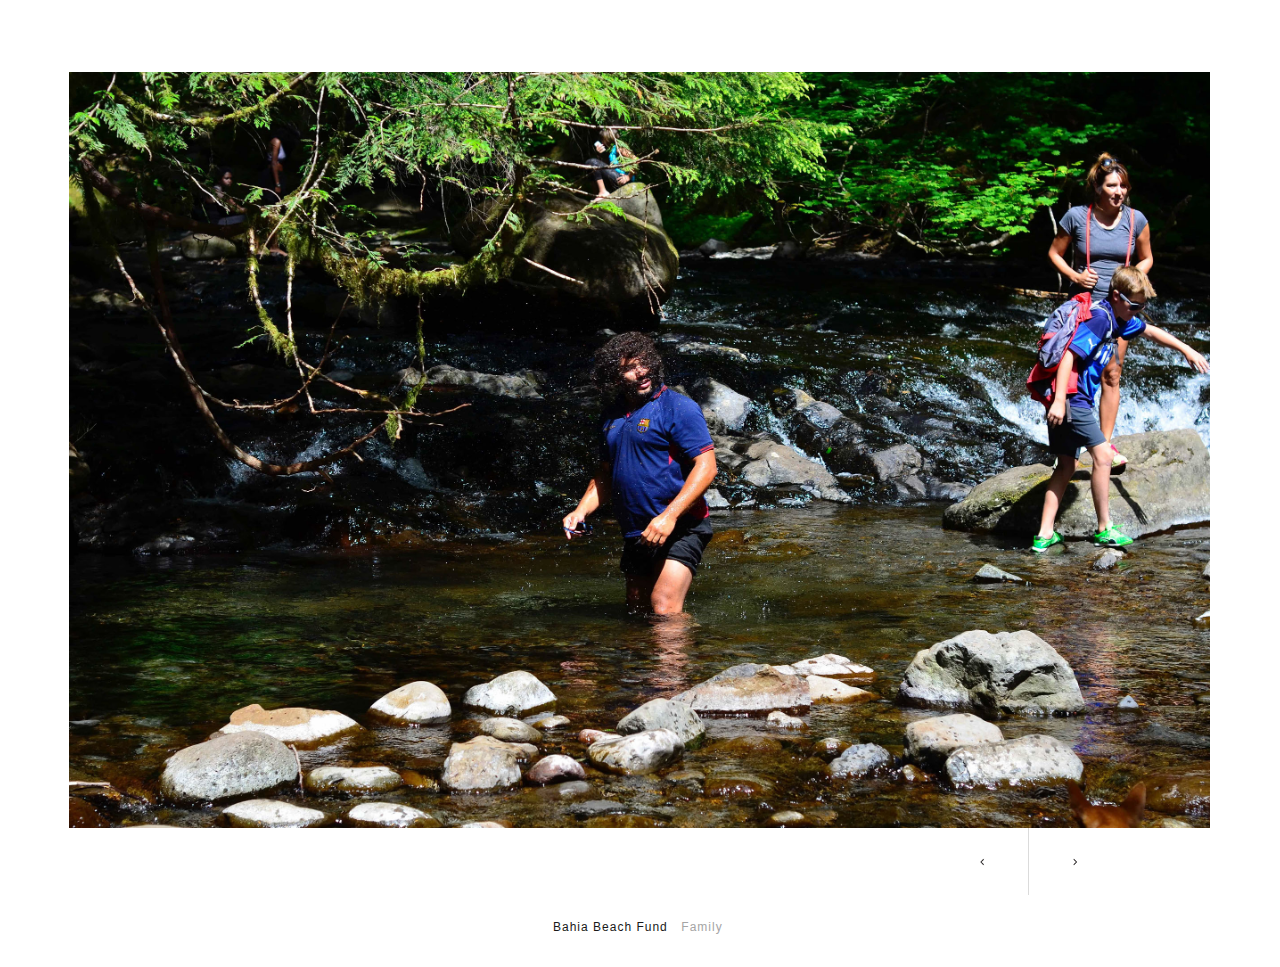
<file: random.html>
<!DOCTYPE html>
<html class="nojs html css_verticalspacer" lang="en-US">
 <head>

  <meta http-equiv="Content-type" content="text/html;charset=UTF-8"/>
  <meta name="generator" content="2015.2.1.352"/>
  
  <script type="text/javascript">
   // Update the 'nojs'/'js' class on the html node
document.documentElement.className = document.documentElement.className.replace(/\bnojs\b/g, 'js');

// Check that all required assets are uploaded and up-to-date
if(typeof Muse == "undefined") window.Muse = {}; window.Muse.assets = {"required":["jquery-1.8.3.min.js", "museutils.js", "museconfig.js", "webpro.js", "musewpslideshow.js", "jquery.museoverlay.js", "touchswipe.js", "jquery.watch.js", "require.js", "random.css"], "outOfDate":[]};
</script>
  
  <title>Random</title>
  <!-- CSS -->
  <link rel="stylesheet" type="text/css" href="css/site_global.css?crc=373759255"/>
  <link rel="stylesheet" type="text/css" href="css/random.css?crc=4218939646" id="pagesheet"/>
  <!-- IE-only CSS -->
  <!--[if lt IE 9]>
  <link rel="stylesheet" type="text/css" href="css/iefonts_random.css?crc=300423419"/>
  <![endif]-->
  <!-- Other scripts -->
  <script type="text/javascript">
   var __adobewebfontsappname__ = "muse";
</script>
  <!-- JS includes -->
  <script type="text/javascript">
   document.write('\x3Cscript src="' + (document.location.protocol == 'https:' ? 'https:' : 'http:') + '//webfonts.creativecloud.com/open-sans:n4,n3:all.js" type="text/javascript">\x3C/script>');
</script>
   </head>
 <body>

  <div class="clearfix" id="page"><!-- group -->
   <div class="clearfix grpelem" id="pu12813-4"><!-- group -->
    <!-- m_editable region-id="editable-static-tag-U12813-BP_infinity" template="random.html" data-type="html" data-ice-options="disableImageResize,link" -->
    <div class="clearfix grpelem" id="u12813-4" data-muse-uid="U12813" data-muse-type="txt_frame"><!-- content -->
     <p>Bahia Beach Fund</p>
    </div>
    <!-- /m_editable -->
    <div class="SlideShowWidget clearfix HeroFitContent grpelem" id="slideshowu12796"><!-- none box -->
     <div class="popup_anchor" id="u12803popup">
      <div class="SlideShowContentPanel clearfix" id="u12803"><!-- stack box -->
       <!-- m_editable region-id="editable-static-tag-U12804-BP_infinity" template="random.html" data-type="image" data-ice-options="srcAttr=data-src" -->
       <div class="SSSlide clip_frame grpelem" id="u12804" data-muse-uid="U12804" data-muse-type="img_frame"><!-- image -->
        <img class="ImageInclude" id="u12804_img" data-src="images/_dsc1488.jpg?crc=79308057" src="images/blank.gif?crc=4208392903" alt="" data-width="1142" data-height="756" data-muse-src="images/_dsc1488.jpg?crc=79308057"/>
       </div>
       <!-- /m_editable -->
       <!-- m_editable region-id="editable-static-tag-U14620-BP_infinity" template="random.html" data-type="image" data-ice-options="srcAttr=data-src" -->
       <div class="SSSlide invi clip_frame grpelem" id="u14620" data-muse-uid="U14620" data-muse-type="img_frame"><!-- image -->
        <img class="ImageInclude" id="u14620_img" data-src="images/_dsc1493.jpg?crc=173757435" src="images/blank.gif?crc=4208392903" alt="" data-width="501" data-height="756" data-muse-src="images/_dsc1493.jpg?crc=173757435"/>
       </div>
       <!-- /m_editable -->
       <!-- m_editable region-id="editable-static-tag-U14640-BP_infinity" template="random.html" data-type="image" data-ice-options="srcAttr=data-src" -->
       <div class="SSSlide invi clip_frame grpelem" id="u14640" data-muse-uid="U14640" data-muse-type="img_frame"><!-- image -->
        <img class="ImageInclude" id="u14640_img" data-src="images/_dsc2425.jpg?crc=3947573669" src="images/blank.gif?crc=4208392903" alt="" data-width="1142" data-height="756" data-muse-src="images/_dsc2425.jpg?crc=3947573669"/>
       </div>
       <!-- /m_editable -->
       <!-- m_editable region-id="editable-static-tag-U14660-BP_infinity" template="random.html" data-type="image" data-ice-options="srcAttr=data-src" -->
       <div class="SSSlide invi clip_frame grpelem" id="u14660" data-muse-uid="U14660" data-muse-type="img_frame"><!-- image -->
        <img class="ImageInclude" id="u14660_img" data-src="images/_dsc2447.jpg?crc=160049626" src="images/blank.gif?crc=4208392903" alt="" data-width="1142" data-height="756" data-muse-src="images/_dsc2447.jpg?crc=160049626"/>
       </div>
       <!-- /m_editable -->
       <!-- m_editable region-id="editable-static-tag-U14680-BP_infinity" template="random.html" data-type="image" data-ice-options="srcAttr=data-src" -->
       <div class="SSSlide invi clip_frame grpelem" id="u14680" data-muse-uid="U14680" data-muse-type="img_frame"><!-- image -->
        <img class="ImageInclude" id="u14680_img" data-src="images/_dsc2459.jpg?crc=103270139" src="images/blank.gif?crc=4208392903" alt="" data-width="501" data-height="756" data-muse-src="images/_dsc2459.jpg?crc=103270139"/>
       </div>
       <!-- /m_editable -->
       <!-- m_editable region-id="editable-static-tag-U14700-BP_infinity" template="random.html" data-type="image" data-ice-options="srcAttr=data-src" -->
       <div class="SSSlide invi clip_frame grpelem" id="u14700" data-muse-uid="U14700" data-muse-type="img_frame"><!-- image -->
        <img class="ImageInclude" id="u14700_img" data-src="images/_dsc3935.jpg?crc=4254839151" src="images/blank.gif?crc=4208392903" alt="" data-width="1142" data-height="756" data-muse-src="images/_dsc3935.jpg?crc=4254839151"/>
       </div>
       <!-- /m_editable -->
       <!-- m_editable region-id="editable-static-tag-U14720-BP_infinity" template="random.html" data-type="image" data-ice-options="srcAttr=data-src" -->
       <div class="SSSlide invi clip_frame grpelem" id="u14720" data-muse-uid="U14720" data-muse-type="img_frame"><!-- image -->
        <img class="ImageInclude" id="u14720_img" data-src="images/_dsc3940.jpg?crc=4216573969" src="images/blank.gif?crc=4208392903" alt="" data-width="501" data-height="756" data-muse-src="images/_dsc3940.jpg?crc=4216573969"/>
       </div>
       <!-- /m_editable -->
       <!-- m_editable region-id="editable-static-tag-U14740-BP_infinity" template="random.html" data-type="image" data-ice-options="srcAttr=data-src" -->
       <div class="SSSlide invi clip_frame grpelem" id="u14740" data-muse-uid="U14740" data-muse-type="img_frame"><!-- image -->
        <img class="ImageInclude" id="u14740_img" data-src="images/_dsc3950.jpg?crc=3847406245" src="images/blank.gif?crc=4208392903" alt="" data-width="1142" data-height="756" data-muse-src="images/_dsc3950.jpg?crc=3847406245"/>
       </div>
       <!-- /m_editable -->
       <!-- m_editable region-id="editable-static-tag-U14760-BP_infinity" template="random.html" data-type="image" data-ice-options="srcAttr=data-src" -->
       <div class="SSSlide invi clip_frame grpelem" id="u14760" data-muse-uid="U14760" data-muse-type="img_frame"><!-- image -->
        <img class="ImageInclude" id="u14760_img" data-src="images/_dsc3957.jpg?crc=4054658010" src="images/blank.gif?crc=4208392903" alt="" data-width="1142" data-height="756" data-muse-src="images/_dsc3957.jpg?crc=4054658010"/>
       </div>
       <!-- /m_editable -->
       <!-- m_editable region-id="editable-static-tag-U14780-BP_infinity" template="random.html" data-type="image" data-ice-options="srcAttr=data-src" -->
       <div class="SSSlide invi clip_frame grpelem" id="u14780" data-muse-uid="U14780" data-muse-type="img_frame"><!-- image -->
        <img class="ImageInclude" id="u14780_img" data-src="images/_dsc3978.jpg?crc=3963492605" src="images/blank.gif?crc=4208392903" alt="" data-width="919" data-height="756" data-muse-src="images/_dsc3978.jpg?crc=3963492605"/>
       </div>
       <!-- /m_editable -->
       <!-- m_editable region-id="editable-static-tag-U14800-BP_infinity" template="random.html" data-type="image" data-ice-options="srcAttr=data-src" -->
       <div class="SSSlide invi clip_frame grpelem" id="u14800" data-muse-uid="U14800" data-muse-type="img_frame"><!-- image -->
        <img class="ImageInclude" id="u14800_img" data-src="images/_dsc3986.jpg?crc=170266789" src="images/blank.gif?crc=4208392903" alt="" data-width="1142" data-height="756" data-muse-src="images/_dsc3986.jpg?crc=170266789"/>
       </div>
       <!-- /m_editable -->
       <!-- m_editable region-id="editable-static-tag-U14820-BP_infinity" template="random.html" data-type="image" data-ice-options="srcAttr=data-src" -->
       <div class="SSSlide invi clip_frame grpelem" id="u14820" data-muse-uid="U14820" data-muse-type="img_frame"><!-- image -->
        <img class="ImageInclude" id="u14820_img" data-src="images/_dsc4003.jpg?crc=3783291125" src="images/blank.gif?crc=4208392903" alt="" data-width="1062" data-height="756" data-muse-src="images/_dsc4003.jpg?crc=3783291125"/>
       </div>
       <!-- /m_editable -->
       <!-- m_editable region-id="editable-static-tag-U14840-BP_infinity" template="random.html" data-type="image" data-ice-options="srcAttr=data-src" -->
       <div class="SSSlide invi clip_frame grpelem" id="u14840" data-muse-uid="U14840" data-muse-type="img_frame"><!-- image -->
        <img class="ImageInclude" id="u14840_img" data-src="images/_dsc4004.jpg?crc=144969334" src="images/blank.gif?crc=4208392903" alt="" data-width="1142" data-height="756" data-muse-src="images/_dsc4004.jpg?crc=144969334"/>
       </div>
       <!-- /m_editable -->
       <!-- m_editable region-id="editable-static-tag-U14860-BP_infinity" template="random.html" data-type="image" data-ice-options="srcAttr=data-src" -->
       <div class="SSSlide invi clip_frame grpelem" id="u14860" data-muse-uid="U14860" data-muse-type="img_frame"><!-- image -->
        <img class="ImageInclude" id="u14860_img" data-src="images/_dsc4990.jpg?crc=3957976836" src="images/blank.gif?crc=4208392903" alt="" data-width="1142" data-height="756" data-muse-src="images/_dsc4990.jpg?crc=3957976836"/>
       </div>
       <!-- /m_editable -->
       <!-- m_editable region-id="editable-static-tag-U14880-BP_infinity" template="random.html" data-type="image" data-ice-options="srcAttr=data-src" -->
       <div class="SSSlide invi clip_frame grpelem" id="u14880" data-muse-uid="U14880" data-muse-type="img_frame"><!-- image -->
        <img class="ImageInclude" id="u14880_img" data-src="images/_dsc5019.jpg?crc=416111714" src="images/blank.gif?crc=4208392903" alt="" data-width="501" data-height="756" data-muse-src="images/_dsc5019.jpg?crc=416111714"/>
       </div>
       <!-- /m_editable -->
       <!-- m_editable region-id="editable-static-tag-U14900-BP_infinity" template="random.html" data-type="image" data-ice-options="srcAttr=data-src" -->
       <div class="SSSlide invi clip_frame grpelem" id="u14900" data-muse-uid="U14900" data-muse-type="img_frame"><!-- image -->
        <img class="ImageInclude" id="u14900_img" data-src="images/_dsc6965.jpg?crc=475988739" src="images/blank.gif?crc=4208392903" alt="" data-width="1141" data-height="756" data-muse-src="images/_dsc6965.jpg?crc=475988739"/>
       </div>
       <!-- /m_editable -->
       <!-- m_editable region-id="editable-static-tag-U14920-BP_infinity" template="random.html" data-type="image" data-ice-options="srcAttr=data-src" -->
       <div class="SSSlide invi clip_frame grpelem" id="u14920" data-muse-uid="U14920" data-muse-type="img_frame"><!-- image -->
        <img class="ImageInclude" id="u14920_img" data-src="images/_dsc6974.jpg?crc=341716120" src="images/blank.gif?crc=4208392903" alt="" data-width="1141" data-height="756" data-muse-src="images/_dsc6974.jpg?crc=341716120"/>
       </div>
       <!-- /m_editable -->
       <!-- m_editable region-id="editable-static-tag-U14940-BP_infinity" template="random.html" data-type="image" data-ice-options="srcAttr=data-src" -->
       <div class="SSSlide invi clip_frame grpelem" id="u14940" data-muse-uid="U14940" data-muse-type="img_frame"><!-- image -->
        <img class="ImageInclude" id="u14940_img" data-src="images/_dsc7428.jpg?crc=4160709291" src="images/blank.gif?crc=4208392903" alt="" data-width="501" data-height="756" data-muse-src="images/_dsc7428.jpg?crc=4160709291"/>
       </div>
       <!-- /m_editable -->
       <!-- m_editable region-id="editable-static-tag-U14960-BP_infinity" template="random.html" data-type="image" data-ice-options="srcAttr=data-src" -->
       <div class="SSSlide invi clip_frame grpelem" id="u14960" data-muse-uid="U14960" data-muse-type="img_frame"><!-- image -->
        <img class="ImageInclude" id="u14960_img" data-src="images/_dsc7429.jpg?crc=4104891828" src="images/blank.gif?crc=4208392903" alt="" data-width="1141" data-height="756" data-muse-src="images/_dsc7429.jpg?crc=4104891828"/>
       </div>
       <!-- /m_editable -->
       <!-- m_editable region-id="editable-static-tag-U14980-BP_infinity" template="random.html" data-type="image" data-ice-options="srcAttr=data-src" -->
       <div class="SSSlide invi clip_frame grpelem" id="u14980" data-muse-uid="U14980" data-muse-type="img_frame"><!-- image -->
        <img class="ImageInclude" id="u14980_img" data-src="images/_dsc7548.jpg?crc=3850840944" src="images/blank.gif?crc=4208392903" alt="" data-width="501" data-height="756" data-muse-src="images/_dsc7548.jpg?crc=3850840944"/>
       </div>
       <!-- /m_editable -->
       <!-- m_editable region-id="editable-static-tag-U15000-BP_infinity" template="random.html" data-type="image" data-ice-options="srcAttr=data-src" -->
       <div class="SSSlide invi clip_frame grpelem" id="u15000" data-muse-uid="U15000" data-muse-type="img_frame"><!-- image -->
        <img class="ImageInclude" id="u15000_img" data-src="images/_dsc7550.jpg?crc=3805436692" src="images/blank.gif?crc=4208392903" alt="" data-width="501" data-height="756" data-muse-src="images/_dsc7550.jpg?crc=3805436692"/>
       </div>
       <!-- /m_editable -->
       <!-- m_editable region-id="editable-static-tag-U15020-BP_infinity" template="random.html" data-type="image" data-ice-options="srcAttr=data-src" -->
       <div class="SSSlide invi clip_frame grpelem" id="u15020" data-muse-uid="U15020" data-muse-type="img_frame"><!-- image -->
        <img class="ImageInclude" id="u15020_img" data-src="images/_dsc7715.jpg?crc=55826701" src="images/blank.gif?crc=4208392903" alt="" data-width="501" data-height="756" data-muse-src="images/_dsc7715.jpg?crc=55826701"/>
       </div>
       <!-- /m_editable -->
       <!-- m_editable region-id="editable-static-tag-U15040-BP_infinity" template="random.html" data-type="image" data-ice-options="srcAttr=data-src" -->
       <div class="SSSlide invi clip_frame grpelem" id="u15040" data-muse-uid="U15040" data-muse-type="img_frame"><!-- image -->
        <img class="ImageInclude" id="u15040_img" data-src="images/_dsc8310.jpg?crc=33690171" src="images/blank.gif?crc=4208392903" alt="" data-width="501" data-height="756" data-muse-src="images/_dsc8310.jpg?crc=33690171"/>
       </div>
       <!-- /m_editable -->
       <!-- m_editable region-id="editable-static-tag-U15060-BP_infinity" template="random.html" data-type="image" data-ice-options="srcAttr=data-src" -->
       <div class="SSSlide invi clip_frame grpelem" id="u15060" data-muse-uid="U15060" data-muse-type="img_frame"><!-- image -->
        <img class="ImageInclude" id="u15060_img" data-src="images/_dsc8313.jpg?crc=4261705446" src="images/blank.gif?crc=4208392903" alt="" data-width="1142" data-height="756" data-muse-src="images/_dsc8313.jpg?crc=4261705446"/>
       </div>
       <!-- /m_editable -->
       <!-- m_editable region-id="editable-static-tag-U15080-BP_infinity" template="random.html" data-type="image" data-ice-options="srcAttr=data-src" -->
       <div class="SSSlide invi clip_frame grpelem" id="u15080" data-muse-uid="U15080" data-muse-type="img_frame"><!-- image -->
        <img class="ImageInclude" id="u15080_img" data-src="images/_dsc9280.jpg?crc=445572597" src="images/blank.gif?crc=4208392903" alt="" data-width="501" data-height="756" data-muse-src="images/_dsc9280.jpg?crc=445572597"/>
       </div>
       <!-- /m_editable -->
       <!-- m_editable region-id="editable-static-tag-U15100-BP_infinity" template="random.html" data-type="image" data-ice-options="srcAttr=data-src" -->
       <div class="SSSlide invi clip_frame grpelem" id="u15100" data-muse-uid="U15100" data-muse-type="img_frame"><!-- image -->
        <img class="ImageInclude" id="u15100_img" data-src="images/_dsc9283%20(1).jpg?crc=374049789" src="images/blank.gif?crc=4208392903" alt="" data-width="1142" data-height="756" data-muse-src="images/_dsc9283%20(1).jpg?crc=374049789"/>
       </div>
       <!-- /m_editable -->
       <!-- m_editable region-id="editable-static-tag-U15120-BP_infinity" template="random.html" data-type="image" data-ice-options="srcAttr=data-src" -->
       <div class="SSSlide invi clip_frame grpelem" id="u15120" data-muse-uid="U15120" data-muse-type="img_frame"><!-- image -->
        <img class="ImageInclude" id="u15120_img" data-src="images/_dsc9283.jpg?crc=171419554" src="images/blank.gif?crc=4208392903" alt="" data-width="698" data-height="756" data-muse-src="images/_dsc9283.jpg?crc=171419554"/>
       </div>
       <!-- /m_editable -->
       <!-- m_editable region-id="editable-static-tag-U15140-BP_infinity" template="random.html" data-type="image" data-ice-options="srcAttr=data-src" -->
       <div class="SSSlide invi clip_frame grpelem" id="u15140" data-muse-uid="U15140" data-muse-type="img_frame"><!-- image -->
        <img class="ImageInclude" id="u15140_img" data-src="images/_dsc9350.jpg?crc=238738589" src="images/blank.gif?crc=4208392903" alt="" data-width="501" data-height="756" data-muse-src="images/_dsc9350.jpg?crc=238738589"/>
       </div>
       <!-- /m_editable -->
       <!-- m_editable region-id="editable-static-tag-U15160-BP_infinity" template="random.html" data-type="image" data-ice-options="srcAttr=data-src" -->
       <div class="SSSlide invi clip_frame grpelem" id="u15160" data-muse-uid="U15160" data-muse-type="img_frame"><!-- image -->
        <img class="ImageInclude" id="u15160_img" data-src="images/0806151141.jpg?crc=28129917" src="images/blank.gif?crc=4208392903" alt="" data-width="425" data-height="756" data-muse-src="images/0806151141.jpg?crc=28129917"/>
       </div>
       <!-- /m_editable -->
       <!-- m_editable region-id="editable-static-tag-U15180-BP_infinity" template="random.html" data-type="image" data-ice-options="srcAttr=data-src" -->
       <div class="SSSlide invi clip_frame grpelem" id="u15180" data-muse-uid="U15180" data-muse-type="img_frame"><!-- image -->
        <img class="ImageInclude" id="u15180_img" data-src="images/img_3305.jpg?crc=4130827099" src="images/blank.gif?crc=4208392903" alt="" data-width="504" data-height="756" data-muse-src="images/img_3305.jpg?crc=4130827099"/>
       </div>
       <!-- /m_editable -->
       <!-- m_editable region-id="editable-static-tag-U15200-BP_infinity" template="random.html" data-type="image" data-ice-options="srcAttr=data-src" -->
       <div class="SSSlide invi clip_frame grpelem" id="u15200" data-muse-uid="U15200" data-muse-type="img_frame"><!-- image -->
        <img class="ImageInclude" id="u15200_img" data-src="images/img_3315.jpg?crc=320593701" src="images/blank.gif?crc=4208392903" alt="" data-width="504" data-height="756" data-muse-src="images/img_3315.jpg?crc=320593701"/>
       </div>
       <!-- /m_editable -->
       <!-- m_editable region-id="editable-static-tag-U15220-BP_infinity" template="random.html" data-type="image" data-ice-options="srcAttr=data-src" -->
       <div class="SSSlide invi clip_frame grpelem" id="u15220" data-muse-uid="U15220" data-muse-type="img_frame"><!-- image -->
        <img class="ImageInclude" id="u15220_img" data-src="images/img_3409.jpg?crc=170460046" src="images/blank.gif?crc=4208392903" alt="" data-width="1133" data-height="756" data-muse-src="images/img_3409.jpg?crc=170460046"/>
       </div>
       <!-- /m_editable -->
       <!-- m_editable region-id="editable-static-tag-U15240-BP_infinity" template="random.html" data-type="image" data-ice-options="srcAttr=data-src" -->
       <div class="SSSlide invi clip_frame grpelem" id="u15240" data-muse-uid="U15240" data-muse-type="img_frame"><!-- image -->
        <img class="ImageInclude" id="u15240_img" data-src="images/img_3444%20(1).jpg?crc=334361871" src="images/blank.gif?crc=4208392903" alt="" data-width="504" data-height="756" data-muse-src="images/img_3444%20(1).jpg?crc=334361871"/>
       </div>
       <!-- /m_editable -->
       <!-- m_editable region-id="editable-static-tag-U15260-BP_infinity" template="random.html" data-type="image" data-ice-options="srcAttr=data-src" -->
       <div class="SSSlide invi clip_frame grpelem" id="u15260" data-muse-uid="U15260" data-muse-type="img_frame"><!-- image -->
        <img class="ImageInclude" id="u15260_img" data-src="images/img_3484%20(1).jpg?crc=4232978654" src="images/blank.gif?crc=4208392903" alt="" data-width="504" data-height="756" data-muse-src="images/img_3484%20(1).jpg?crc=4232978654"/>
       </div>
       <!-- /m_editable -->
       <!-- m_editable region-id="editable-static-tag-U15280-BP_infinity" template="random.html" data-type="image" data-ice-options="srcAttr=data-src" -->
       <div class="SSSlide invi clip_frame grpelem" id="u15280" data-muse-uid="U15280" data-muse-type="img_frame"><!-- image -->
        <img class="ImageInclude" id="u15280_img" data-src="images/img_3769%20(1).jpg?crc=3825096007" src="images/blank.gif?crc=4208392903" alt="" data-width="1134" data-height="756" data-muse-src="images/img_3769%20(1).jpg?crc=3825096007"/>
       </div>
       <!-- /m_editable -->
       <!-- m_editable region-id="editable-static-tag-U15300-BP_infinity" template="random.html" data-type="image" data-ice-options="srcAttr=data-src" -->
       <div class="SSSlide invi clip_frame grpelem" id="u15300" data-muse-uid="U15300" data-muse-type="img_frame"><!-- image -->
        <img class="ImageInclude" id="u15300_img" data-src="images/img_3880.jpg?crc=171757500" src="images/blank.gif?crc=4208392903" alt="" data-width="1134" data-height="756" data-muse-src="images/img_3880.jpg?crc=171757500"/>
       </div>
       <!-- /m_editable -->
       <!-- m_editable region-id="editable-static-tag-U15320-BP_infinity" template="random.html" data-type="image" data-ice-options="srcAttr=data-src" -->
       <div class="SSSlide invi clip_frame grpelem" id="u15320" data-muse-uid="U15320" data-muse-type="img_frame"><!-- image -->
        <img class="ImageInclude" id="u15320_img" data-src="images/img_3906.jpg?crc=67069891" src="images/blank.gif?crc=4208392903" alt="" data-width="504" data-height="756" data-muse-src="images/img_3906.jpg?crc=67069891"/>
       </div>
       <!-- /m_editable -->
       <!-- m_editable region-id="editable-static-tag-U15340-BP_infinity" template="random.html" data-type="image" data-ice-options="srcAttr=data-src" -->
       <div class="SSSlide invi clip_frame grpelem" id="u15340" data-muse-uid="U15340" data-muse-type="img_frame"><!-- image -->
        <img class="ImageInclude" id="u15340_img" data-src="images/img_5707.jpg?crc=239926171" src="images/blank.gif?crc=4208392903" alt="" data-width="1133" data-height="756" data-muse-src="images/img_5707.jpg?crc=239926171"/>
       </div>
       <!-- /m_editable -->
       <!-- m_editable region-id="editable-static-tag-U15360-BP_infinity" template="random.html" data-type="image" data-ice-options="srcAttr=data-src" -->
       <div class="SSSlide invi clip_frame grpelem" id="u15360" data-muse-uid="U15360" data-muse-type="img_frame"><!-- image -->
        <img class="ImageInclude" id="u15360_img" data-src="images/img_5734.jpg?crc=381956121" src="images/blank.gif?crc=4208392903" alt="" data-width="1133" data-height="756" data-muse-src="images/img_5734.jpg?crc=381956121"/>
       </div>
       <!-- /m_editable -->
       <!-- m_editable region-id="editable-static-tag-U15380-BP_infinity" template="random.html" data-type="image" data-ice-options="srcAttr=data-src" -->
       <div class="SSSlide invi clip_frame grpelem" id="u15380" data-muse-uid="U15380" data-muse-type="img_frame"><!-- image -->
        <img class="ImageInclude" id="u15380_img" data-src="images/nikon%20corporation_nikon%20d7000_9126086-9140336420.jpg?crc=59477231" src="images/blank.gif?crc=4208392903" alt="" data-width="1142" data-height="756" data-muse-src="images/nikon%20corporation_nikon%20d7000_9126086-9140336420.jpg?crc=59477231"/>
       </div>
       <!-- /m_editable -->
       <!-- m_editable region-id="editable-static-tag-U15400-BP_infinity" template="random.html" data-type="image" data-ice-options="srcAttr=data-src" -->
       <div class="SSSlide invi clip_frame grpelem" id="u15400" data-muse-uid="U15400" data-muse-type="img_frame"><!-- image -->
        <img class="ImageInclude" id="u15400_img" data-src="images/nikon%20corporation_nikon%20d7000_9199750-9213480425.jpg?crc=4287885383" src="images/blank.gif?crc=4208392903" alt="" data-width="1142" data-height="756" data-muse-src="images/nikon%20corporation_nikon%20d7000_9199750-9213480425.jpg?crc=4287885383"/>
       </div>
       <!-- /m_editable -->
       <!-- m_editable region-id="editable-static-tag-U15420-BP_infinity" template="random.html" data-type="image" data-ice-options="srcAttr=data-src" -->
       <div class="SSSlide invi clip_frame grpelem" id="u15420" data-muse-uid="U15420" data-muse-type="img_frame"><!-- image -->
        <img class="ImageInclude" id="u15420_img" data-src="images/nikon%20corporation_nikon%20d7000_15711942-15735209662.jpg?crc=3878909128" src="images/blank.gif?crc=4208392903" alt="" data-width="723" data-height="756" data-muse-src="images/nikon%20corporation_nikon%20d7000_15711942-15735209662.jpg?crc=3878909128"/>
       </div>
       <!-- /m_editable -->
       <!-- m_editable region-id="editable-static-tag-U15440-BP_infinity" template="random.html" data-type="image" data-ice-options="srcAttr=data-src" -->
       <div class="SSSlide invi clip_frame grpelem" id="u15440" data-muse-uid="U15440" data-muse-type="img_frame"><!-- image -->
        <img class="ImageInclude" id="u15440_img" data-src="images/nikon%20corporation_nikon%20d7000_18934918-18955853678.jpg?crc=4029553891" src="images/blank.gif?crc=4208392903" alt="" data-width="1142" data-height="756" data-muse-src="images/nikon%20corporation_nikon%20d7000_18934918-18955853678.jpg?crc=4029553891"/>
       </div>
       <!-- /m_editable -->
       <!-- m_editable region-id="editable-static-tag-U15460-BP_infinity" template="random.html" data-type="image" data-ice-options="srcAttr=data-src" -->
       <div class="SSSlide invi clip_frame grpelem" id="u15460" data-muse-uid="U15460" data-muse-type="img_frame"><!-- image -->
        <img class="ImageInclude" id="u15460_img" data-src="images/nikon%20corporation_nikon%20d7000_19100742-19112978691.jpg?crc=501142382" src="images/blank.gif?crc=4208392903" alt="" data-width="1160" data-height="1752" data-muse-src="images/nikon%20corporation_nikon%20d7000_19100742-19112978691.jpg?crc=501142382"/>
       </div>
       <!-- /m_editable -->
       <!-- m_editable region-id="editable-static-tag-U15480-BP_infinity" template="random.html" data-type="image" data-ice-options="srcAttr=data-src" -->
       <div class="SSSlide invi clip_frame grpelem" id="u15480" data-muse-uid="U15480" data-muse-type="img_frame"><!-- image -->
        <img class="ImageInclude" id="u15480_img" data-src="images/nikon%20corporation_nikon%20d7000_26772544-26788728509.jpg?crc=4106598662" src="images/blank.gif?crc=4208392903" alt="" data-width="501" data-height="756" data-muse-src="images/nikon%20corporation_nikon%20d7000_26772544-26788728509.jpg?crc=4106598662"/>
       </div>
       <!-- /m_editable -->
       <!-- m_editable region-id="editable-static-tag-U15500-BP_infinity" template="random.html" data-type="image" data-ice-options="srcAttr=data-src" -->
       <div class="SSSlide invi clip_frame grpelem" id="u15500" data-muse-uid="U15500" data-muse-type="img_frame"><!-- image -->
        <img class="ImageInclude" id="u15500_img" data-src="images/nikon%20corporation_nikon%20d7000_26984128-26997976526.jpg?crc=408189610" src="images/blank.gif?crc=4208392903" alt="" data-width="501" data-height="756" data-muse-src="images/nikon%20corporation_nikon%20d7000_26984128-26997976526.jpg?crc=408189610"/>
       </div>
       <!-- /m_editable -->
       <!-- m_editable region-id="editable-static-tag-U15520-BP_infinity" template="random.html" data-type="image" data-ice-options="srcAttr=data-src" -->
       <div class="SSSlide invi clip_frame grpelem" id="u15520" data-muse-uid="U15520" data-muse-type="img_frame"><!-- image -->
        <img class="ImageInclude" id="u15520_img" data-src="images/nikon%20corporation_nikon%20d7000_27013952-27031244528.jpg?crc=4175313926" src="images/blank.gif?crc=4208392903" alt="" data-width="1142" data-height="756" data-muse-src="images/nikon%20corporation_nikon%20d7000_27013952-27031244528.jpg?crc=4175313926"/>
       </div>
       <!-- /m_editable -->
      </div>
     </div>
     <div class="popup_anchor" id="u12806-3popup">
      <!-- m_editable region-id="editable-static-tag-U12806-BP_infinity" template="random.html" data-type="html" data-ice-options="disableImageResize,link,clickable" -->
      <div class="SSPreviousButton clearfix" id="u12806-3" data-muse-uid="U12806" data-muse-type="txt_frame"><!-- content -->
       <p>&nbsp;</p>
      </div>
      <!-- /m_editable -->
     </div>
     <div class="popup_anchor" id="u12799-3popup">
      <!-- m_editable region-id="editable-static-tag-U12799-BP_infinity" template="random.html" data-type="html" data-ice-options="disableImageResize,link,clickable" -->
      <div class="SSNextButton clearfix" id="u12799-3" data-muse-uid="U12799" data-muse-type="txt_frame"><!-- content -->
       <p>&nbsp;</p>
      </div>
      <!-- /m_editable -->
     </div>
    </div>
   </div>
   <!-- m_editable region-id="editable-static-tag-U12814-BP_infinity" template="random.html" data-type="html" data-ice-options="disableImageResize,link" -->
   <div class="clearfix grpelem" id="u12814-4" data-muse-uid="U12814" data-muse-type="txt_frame"><!-- content -->
    <p>&nbsp;Family</p>
   </div>
   <!-- /m_editable -->
   <div class="verticalspacer" data-offset-top="905" data-content-above-spacer="941" data-content-below-spacer="25"></div>
  </div>
  <!-- Other scripts -->
  <script type="text/javascript">
   window.Muse.assets.check=function(d){if(!window.Muse.assets.checked){window.Muse.assets.checked=!0;var b={},c=function(a,b){if(window.getComputedStyle){var c=window.getComputedStyle(a,null);return c&&c.getPropertyValue(b)||c&&c[b]||""}if(document.documentElement.currentStyle)return(c=a.currentStyle)&&c[b]||a.style&&a.style[b]||"";return""},a=function(a){if(a.match(/^rgb/))return a=a.replace(/\s+/g,"").match(/([\d\,]+)/gi)[0].split(","),(parseInt(a[0])<<16)+(parseInt(a[1])<<8)+parseInt(a[2]);if(a.match(/^\#/))return parseInt(a.substr(1),
16);return 0},g=function(g){for(var f=document.getElementsByTagName("link"),i=0;i<f.length;i++)if("text/css"==f[i].type){var h=(f[i].href||"").match(/\/?css\/([\w\-]+\.css)\?crc=(\d+)/);if(!h||!h[1]||!h[2])break;b[h[1]]=h[2]}f=document.createElement("div");f.className="version";f.style.cssText="display:none; width:1px; height:1px;";document.getElementsByTagName("body")[0].appendChild(f);for(i=0;i<Muse.assets.required.length;){var h=Muse.assets.required[i],l=h.match(/([\w\-\.]+)\.(\w+)$/),k=l&&l[1]?
l[1]:null,l=l&&l[2]?l[2]:null;switch(l.toLowerCase()){case "css":k=k.replace(/\W/gi,"_").replace(/^([^a-z])/gi,"_$1");f.className+=" "+k;k=a(c(f,"color"));l=a(c(f,"backgroundColor"));k!=0||l!=0?(Muse.assets.required.splice(i,1),"undefined"!=typeof b[h]&&(k!=b[h]>>>24||l!=(b[h]&16777215))&&Muse.assets.outOfDate.push(h)):i++;f.className="version";break;case "js":k.match(/^jquery-[\d\.]+/gi)&&d&&d().jquery=="1.8.3"?Muse.assets.required.splice(i,1):i++;break;default:throw Error("Unsupported file type: "+
l);}}f.parentNode.removeChild(f);if(Muse.assets.outOfDate.length||Muse.assets.required.length)f="Some files on the server may be missing or incorrect. Clear browser cache and try again. If the problem persists please contact website author.",g&&Muse.assets.outOfDate.length&&(f+="\nOut of date: "+Muse.assets.outOfDate.join(",")),g&&Muse.assets.required.length&&(f+="\nMissing: "+Muse.assets.required.join(",")),alert(f)};location&&location.search&&location.search.match&&location.search.match(/muse_debug/gi)?setTimeout(function(){g(!0)},5E3):g()}};
var muse_init=function(){require.config({baseUrl:""});require(["jquery","museutils","whatinput","webpro","musewpslideshow","jquery.museoverlay","touchswipe","jquery.watch"],function(d){var $ = d;$(document).ready(function(){try{
window.Muse.assets.check($);/* body */
Muse.Utils.transformMarkupToFixBrowserProblemsPreInit();/* body */
Muse.Utils.prepHyperlinks(true);/* body */
Muse.Utils.fullPage('#page');/* 100% height page */
Muse.Utils.initWidget('#slideshowu12796', ['#bp_infinity'], function(elem) { var widget = new WebPro.Widget.ContentSlideShow(elem, {autoPlay:false,displayInterval:3500,slideLinkStopsSlideShow:false,transitionStyle:'fading',lightboxEnabled_runtime:false,shuffle:false,transitionDuration:1000,enableSwipe:true,elastic:'fullWidth',resumeAutoplay:true,resumeAutoplayInterval:3000,playOnce:false,autoActivate_runtime:false}); $(elem).data('widget', widget); return widget; });/* #slideshowu12796 */
Muse.Utils.showWidgetsWhenReady();/* body */
Muse.Utils.transformMarkupToFixBrowserProblems();/* body */
}catch(b){if(b&&"function"==typeof b.notify?b.notify():Muse.Assert.fail("Error calling selector function: "+b),false)throw b;}})})};

</script>
  <!-- RequireJS script -->
  <script src="scripts/require.js?crc=4108833657" type="text/javascript" async data-main="scripts/museconfig.js?crc=169177150" onload="if (requirejs) requirejs.onError = function(requireType, requireModule) { if (requireType && requireType.toString && requireType.toString().indexOf && 0 <= requireType.toString().indexOf('#scripterror')) window.Muse.assets.check(); }" onerror="window.Muse.assets.check();"></script>
   </body>
</html>
</file>
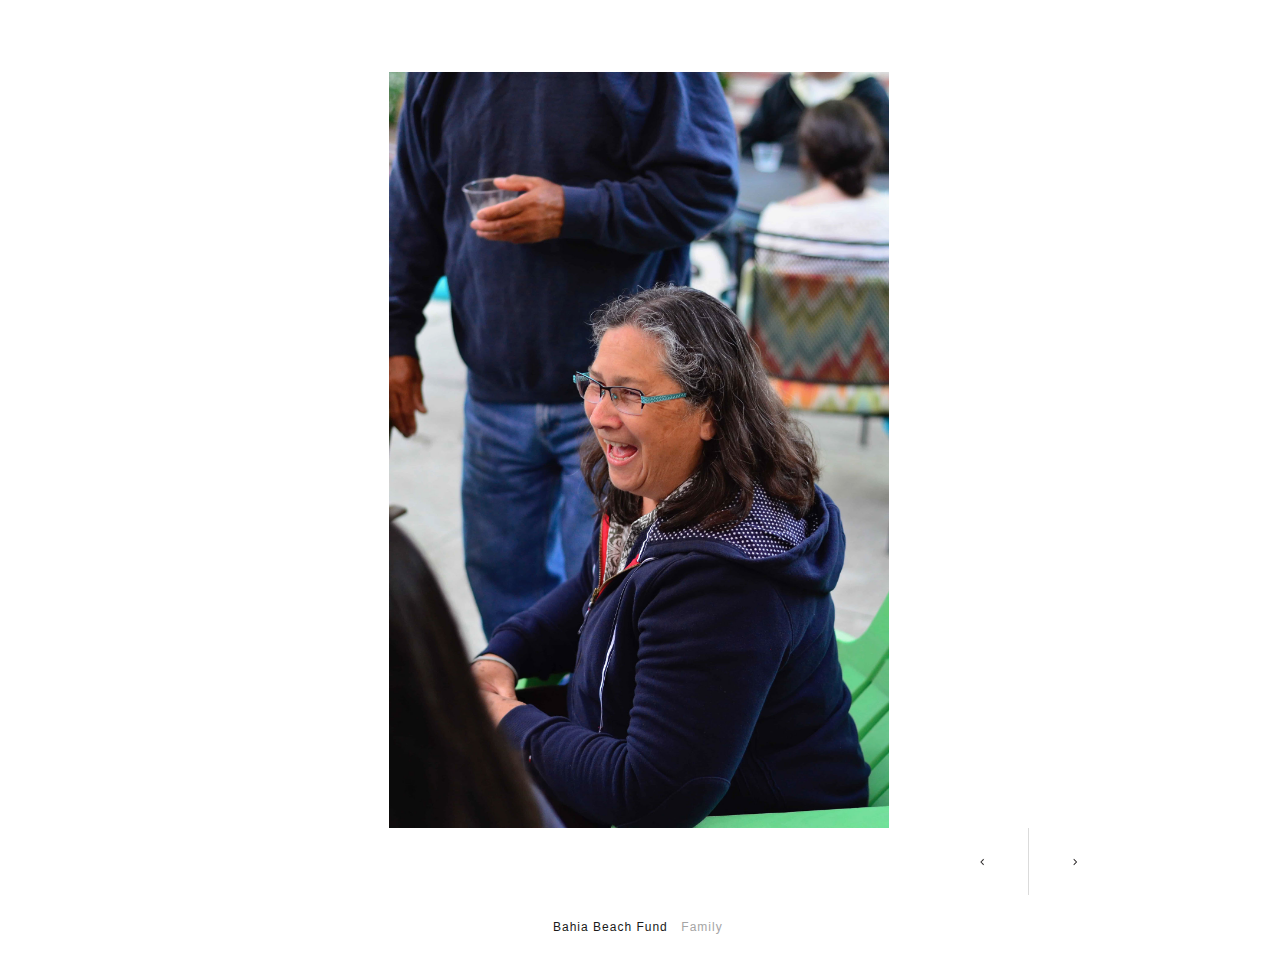
<file: santa-barbra.html>
<!DOCTYPE html>
<html class="nojs html css_verticalspacer" lang="en-US">
 <head>

  <meta http-equiv="Content-type" content="text/html;charset=UTF-8"/>
  <meta name="generator" content="2015.2.1.352"/>
  
  <script type="text/javascript">
   // Update the 'nojs'/'js' class on the html node
document.documentElement.className = document.documentElement.className.replace(/\bnojs\b/g, 'js');

// Check that all required assets are uploaded and up-to-date
if(typeof Muse == "undefined") window.Muse = {}; window.Muse.assets = {"required":["jquery-1.8.3.min.js", "museutils.js", "museconfig.js", "webpro.js", "musewpslideshow.js", "jquery.museoverlay.js", "touchswipe.js", "jquery.watch.js", "require.js", "santa-barbra.css"], "outOfDate":[]};
</script>
  
  <title>Santa Barbra</title>
  <!-- CSS -->
  <link rel="stylesheet" type="text/css" href="css/site_global.css?crc=373759255"/>
  <link rel="stylesheet" type="text/css" href="css/santa-barbra.css?crc=4068893898" id="pagesheet"/>
  <!-- IE-only CSS -->
  <!--[if lt IE 9]>
  <link rel="stylesheet" type="text/css" href="css/iefonts_santa-barbra.css?crc=500982066"/>
  <![endif]-->
  <!-- Other scripts -->
  <script type="text/javascript">
   var __adobewebfontsappname__ = "muse";
</script>
  <!-- JS includes -->
  <script type="text/javascript">
   document.write('\x3Cscript src="' + (document.location.protocol == 'https:' ? 'https:' : 'http:') + '//webfonts.creativecloud.com/open-sans:n4,n3:all.js" type="text/javascript">\x3C/script>');
</script>
   </head>
 <body>

  <div class="clearfix" id="page"><!-- group -->
   <div class="clearfix grpelem" id="pu11185-4"><!-- group -->
    <!-- m_editable region-id="editable-static-tag-U11185-BP_infinity" template="santa-barbra.html" data-type="html" data-ice-options="disableImageResize,link" -->
    <div class="clearfix grpelem" id="u11185-4" data-muse-uid="U11185" data-muse-type="txt_frame"><!-- content -->
     <p>Bahia Beach Fund</p>
    </div>
    <!-- /m_editable -->
    <div class="SlideShowWidget clearfix HeroFitContent grpelem" id="slideshowu11168"><!-- none box -->
     <div class="popup_anchor" id="u11175popup">
      <div class="SlideShowContentPanel clearfix" id="u11175"><!-- stack box -->
       <!-- m_editable region-id="editable-static-tag-U11176-BP_infinity" template="santa-barbra.html" data-type="image" data-ice-options="srcAttr=data-src" -->
       <div class="SSSlide clip_frame grpelem" id="u11176" data-muse-uid="U11176" data-muse-type="img_frame"><!-- image -->
        <img class="ImageInclude" id="u11176_img" data-src="images/_dsc0445.jpg?crc=4116776242" src="images/blank.gif?crc=4208392903" alt="" data-width="501" data-height="756" data-muse-src="images/_dsc0445.jpg?crc=4116776242"/>
       </div>
       <!-- /m_editable -->
       <!-- m_editable region-id="editable-static-tag-U13206-BP_infinity" template="santa-barbra.html" data-type="image" data-ice-options="srcAttr=data-src" -->
       <div class="SSSlide invi clip_frame grpelem" id="u13206" data-muse-uid="U13206" data-muse-type="img_frame"><!-- image -->
        <img class="ImageInclude" id="u13206_img" data-src="images/_dsc0450.jpg?crc=4032577686" src="images/blank.gif?crc=4208392903" alt="" data-width="501" data-height="756" data-muse-src="images/_dsc0450.jpg?crc=4032577686"/>
       </div>
       <!-- /m_editable -->
       <!-- m_editable region-id="editable-static-tag-U13226-BP_infinity" template="santa-barbra.html" data-type="image" data-ice-options="srcAttr=data-src" -->
       <div class="SSSlide invi clip_frame grpelem" id="u13226" data-muse-uid="U13226" data-muse-type="img_frame"><!-- image -->
        <img class="ImageInclude" id="u13226_img" data-src="images/_dsc0451.jpg?crc=18463881" src="images/blank.gif?crc=4208392903" alt="" data-width="501" data-height="756" data-muse-src="images/_dsc0451.jpg?crc=18463881"/>
       </div>
       <!-- /m_editable -->
       <!-- m_editable region-id="editable-static-tag-U13246-BP_infinity" template="santa-barbra.html" data-type="image" data-ice-options="srcAttr=data-src" -->
       <div class="SSSlide invi clip_frame grpelem" id="u13246" data-muse-uid="U13246" data-muse-type="img_frame"><!-- image -->
        <img class="ImageInclude" id="u13246_img" data-src="images/_dsc0452.jpg?crc=3821358790" src="images/blank.gif?crc=4208392903" alt="" data-width="501" data-height="756" data-muse-src="images/_dsc0452.jpg?crc=3821358790"/>
       </div>
       <!-- /m_editable -->
       <!-- m_editable region-id="editable-static-tag-U13266-BP_infinity" template="santa-barbra.html" data-type="image" data-ice-options="srcAttr=data-src" -->
       <div class="SSSlide invi clip_frame grpelem" id="u13266" data-muse-uid="U13266" data-muse-type="img_frame"><!-- image -->
        <img class="ImageInclude" id="u13266_img" data-src="images/_dsc0454.jpg?crc=4193594560" src="images/blank.gif?crc=4208392903" alt="" data-width="501" data-height="756" data-muse-src="images/_dsc0454.jpg?crc=4193594560"/>
       </div>
       <!-- /m_editable -->
       <!-- m_editable region-id="editable-static-tag-U13286-BP_infinity" template="santa-barbra.html" data-type="image" data-ice-options="srcAttr=data-src" -->
       <div class="SSSlide invi clip_frame grpelem" id="u13286" data-muse-uid="U13286" data-muse-type="img_frame"><!-- image -->
        <img class="ImageInclude" id="u13286_img" data-src="images/_dsc0457.jpg?crc=87476315" src="images/blank.gif?crc=4208392903" alt="" data-width="501" data-height="756" data-muse-src="images/_dsc0457.jpg?crc=87476315"/>
       </div>
       <!-- /m_editable -->
       <!-- m_editable region-id="editable-static-tag-U13306-BP_infinity" template="santa-barbra.html" data-type="image" data-ice-options="srcAttr=data-src" -->
       <div class="SSSlide invi clip_frame grpelem" id="u13306" data-muse-uid="U13306" data-muse-type="img_frame"><!-- image -->
        <img class="ImageInclude" id="u13306_img" data-src="images/_dsc0462.jpg?crc=207583283" src="images/blank.gif?crc=4208392903" alt="" data-width="1160" data-height="768" data-muse-src="images/_dsc0462.jpg?crc=207583283"/>
       </div>
       <!-- /m_editable -->
       <!-- m_editable region-id="editable-static-tag-U13326-BP_infinity" template="santa-barbra.html" data-type="image" data-ice-options="srcAttr=data-src" -->
       <div class="SSSlide invi clip_frame grpelem" id="u13326" data-muse-uid="U13326" data-muse-type="img_frame"><!-- image -->
        <img class="ImageInclude" id="u13326_img" data-src="images/_dsc0465.jpg?crc=441096067" src="images/blank.gif?crc=4208392903" alt="" data-width="501" data-height="756" data-muse-src="images/_dsc0465.jpg?crc=441096067"/>
       </div>
       <!-- /m_editable -->
       <!-- m_editable region-id="editable-static-tag-U13346-BP_infinity" template="santa-barbra.html" data-type="image" data-ice-options="srcAttr=data-src" -->
       <div class="SSSlide invi clip_frame grpelem" id="u13346" data-muse-uid="U13346" data-muse-type="img_frame"><!-- image -->
        <img class="ImageInclude" id="u13346_img" data-src="images/_dsc0469.jpg?crc=3860644314" src="images/blank.gif?crc=4208392903" alt="" data-width="501" data-height="756" data-muse-src="images/_dsc0469.jpg?crc=3860644314"/>
       </div>
       <!-- /m_editable -->
       <!-- m_editable region-id="editable-static-tag-U13366-BP_infinity" template="santa-barbra.html" data-type="image" data-ice-options="srcAttr=data-src" -->
       <div class="SSSlide invi clip_frame grpelem" id="u13366" data-muse-uid="U13366" data-muse-type="img_frame"><!-- image -->
        <img class="ImageInclude" id="u13366_img" data-src="images/_dsc0472.jpg?crc=536585744" src="images/blank.gif?crc=4208392903" alt="" data-width="501" data-height="756" data-muse-src="images/_dsc0472.jpg?crc=536585744"/>
       </div>
       <!-- /m_editable -->
       <!-- m_editable region-id="editable-static-tag-U13386-BP_infinity" template="santa-barbra.html" data-type="image" data-ice-options="srcAttr=data-src" -->
       <div class="SSSlide invi clip_frame grpelem" id="u13386" data-muse-uid="U13386" data-muse-type="img_frame"><!-- image -->
        <img class="ImageInclude" id="u13386_img" data-src="images/_dsc0474.jpg?crc=231957952" src="images/blank.gif?crc=4208392903" alt="" data-width="501" data-height="756" data-muse-src="images/_dsc0474.jpg?crc=231957952"/>
       </div>
       <!-- /m_editable -->
       <!-- m_editable region-id="editable-static-tag-U13406-BP_infinity" template="santa-barbra.html" data-type="image" data-ice-options="srcAttr=data-src" -->
       <div class="SSSlide invi clip_frame grpelem" id="u13406" data-muse-uid="U13406" data-muse-type="img_frame"><!-- image -->
        <img class="ImageInclude" id="u13406_img" data-src="images/_dsc0477.jpg?crc=4203834383" src="images/blank.gif?crc=4208392903" alt="" data-width="501" data-height="756" data-muse-src="images/_dsc0477.jpg?crc=4203834383"/>
       </div>
       <!-- /m_editable -->
       <!-- m_editable region-id="editable-static-tag-U13426-BP_infinity" template="santa-barbra.html" data-type="image" data-ice-options="srcAttr=data-src" -->
       <div class="SSSlide invi clip_frame grpelem" id="u13426" data-muse-uid="U13426" data-muse-type="img_frame"><!-- image -->
        <img class="ImageInclude" id="u13426_img" data-src="images/_dsc0481.jpg?crc=3831842914" src="images/blank.gif?crc=4208392903" alt="" data-width="501" data-height="756" data-muse-src="images/_dsc0481.jpg?crc=3831842914"/>
       </div>
       <!-- /m_editable -->
       <!-- m_editable region-id="editable-static-tag-U13446-BP_infinity" template="santa-barbra.html" data-type="image" data-ice-options="srcAttr=data-src" -->
       <div class="SSSlide invi clip_frame grpelem" id="u13446" data-muse-uid="U13446" data-muse-type="img_frame"><!-- image -->
        <img class="ImageInclude" id="u13446_img" data-src="images/_dsc0482.jpg?crc=428541774" src="images/blank.gif?crc=4208392903" alt="" data-width="501" data-height="756" data-muse-src="images/_dsc0482.jpg?crc=428541774"/>
       </div>
       <!-- /m_editable -->
       <!-- m_editable region-id="editable-static-tag-U13466-BP_infinity" template="santa-barbra.html" data-type="image" data-ice-options="srcAttr=data-src" -->
       <div class="SSSlide invi clip_frame grpelem" id="u13466" data-muse-uid="U13466" data-muse-type="img_frame"><!-- image -->
        <img class="ImageInclude" id="u13466_img" data-src="images/_dsc0489.jpg?crc=141781499" src="images/blank.gif?crc=4208392903" alt="" data-width="501" data-height="756" data-muse-src="images/_dsc0489.jpg?crc=141781499"/>
       </div>
       <!-- /m_editable -->
       <!-- m_editable region-id="editable-static-tag-U13486-BP_infinity" template="santa-barbra.html" data-type="image" data-ice-options="srcAttr=data-src" -->
       <div class="SSSlide invi clip_frame grpelem" id="u13486" data-muse-uid="U13486" data-muse-type="img_frame"><!-- image -->
        <img class="ImageInclude" id="u13486_img" data-src="images/_dsc0505.jpg?crc=3770808448" src="images/blank.gif?crc=4208392903" alt="" data-width="501" data-height="756" data-muse-src="images/_dsc0505.jpg?crc=3770808448"/>
       </div>
       <!-- /m_editable -->
       <!-- m_editable region-id="editable-static-tag-U13506-BP_infinity" template="santa-barbra.html" data-type="image" data-ice-options="srcAttr=data-src" -->
       <div class="SSSlide invi clip_frame grpelem" id="u13506" data-muse-uid="U13506" data-muse-type="img_frame"><!-- image -->
        <img class="ImageInclude" id="u13506_img" data-src="images/_dsc0511.jpg?crc=4024384155" src="images/blank.gif?crc=4208392903" alt="" data-width="501" data-height="756" data-muse-src="images/_dsc0511.jpg?crc=4024384155"/>
       </div>
       <!-- /m_editable -->
       <!-- m_editable region-id="editable-static-tag-U13526-BP_infinity" template="santa-barbra.html" data-type="image" data-ice-options="srcAttr=data-src" -->
       <div class="SSSlide invi clip_frame grpelem" id="u13526" data-muse-uid="U13526" data-muse-type="img_frame"><!-- image -->
        <img class="ImageInclude" id="u13526_img" data-src="images/_dsc0517.jpg?crc=4208522007" src="images/blank.gif?crc=4208392903" alt="" data-width="1142" data-height="756" data-muse-src="images/_dsc0517.jpg?crc=4208522007"/>
       </div>
       <!-- /m_editable -->
       <!-- m_editable region-id="editable-static-tag-U13546-BP_infinity" template="santa-barbra.html" data-type="image" data-ice-options="srcAttr=data-src" -->
       <div class="SSSlide invi clip_frame grpelem" id="u13546" data-muse-uid="U13546" data-muse-type="img_frame"><!-- image -->
        <img class="ImageInclude" id="u13546_img" data-src="images/_dsc0520.jpg?crc=78372794" src="images/blank.gif?crc=4208392903" alt="" data-width="501" data-height="756" data-muse-src="images/_dsc0520.jpg?crc=78372794"/>
       </div>
       <!-- /m_editable -->
       <!-- m_editable region-id="editable-static-tag-U13566-BP_infinity" template="santa-barbra.html" data-type="image" data-ice-options="srcAttr=data-src" -->
       <div class="SSSlide invi clip_frame grpelem" id="u13566" data-muse-uid="U13566" data-muse-type="img_frame"><!-- image -->
        <img class="ImageInclude" id="u13566_img" data-src="images/_dsc0530.jpg?crc=3774883990" src="images/blank.gif?crc=4208392903" alt="" data-width="501" data-height="756" data-muse-src="images/_dsc0530.jpg?crc=3774883990"/>
       </div>
       <!-- /m_editable -->
       <!-- m_editable region-id="editable-static-tag-U13586-BP_infinity" template="santa-barbra.html" data-type="image" data-ice-options="srcAttr=data-src" -->
       <div class="SSSlide invi clip_frame grpelem" id="u13586" data-muse-uid="U13586" data-muse-type="img_frame"><!-- image -->
        <img class="ImageInclude" id="u13586_img" data-src="images/_dsc0532.jpg?crc=452841215" src="images/blank.gif?crc=4208392903" alt="" data-width="501" data-height="756" data-muse-src="images/_dsc0532.jpg?crc=452841215"/>
       </div>
       <!-- /m_editable -->
       <!-- m_editable region-id="editable-static-tag-U13606-BP_infinity" template="santa-barbra.html" data-type="image" data-ice-options="srcAttr=data-src" -->
       <div class="SSSlide invi clip_frame grpelem" id="u13606" data-muse-uid="U13606" data-muse-type="img_frame"><!-- image -->
        <img class="ImageInclude" id="u13606_img" data-src="images/_dsc0550.jpg?crc=4271007413" src="images/blank.gif?crc=4208392903" alt="" data-width="1142" data-height="756" data-muse-src="images/_dsc0550.jpg?crc=4271007413"/>
       </div>
       <!-- /m_editable -->
       <!-- m_editable region-id="editable-static-tag-U13626-BP_infinity" template="santa-barbra.html" data-type="image" data-ice-options="srcAttr=data-src" -->
       <div class="SSSlide invi clip_frame grpelem" id="u13626" data-muse-uid="U13626" data-muse-type="img_frame"><!-- image -->
        <img class="ImageInclude" id="u13626_img" data-src="images/_dsc0551.jpg?crc=446222939" src="images/blank.gif?crc=4208392903" alt="" data-width="501" data-height="756" data-muse-src="images/_dsc0551.jpg?crc=446222939"/>
       </div>
       <!-- /m_editable -->
       <!-- m_editable region-id="editable-static-tag-U13646-BP_infinity" template="santa-barbra.html" data-type="image" data-ice-options="srcAttr=data-src" -->
       <div class="SSSlide invi clip_frame grpelem" id="u13646" data-muse-uid="U13646" data-muse-type="img_frame"><!-- image -->
        <img class="ImageInclude" id="u13646_img" data-src="images/_dsc0553.jpg?crc=3915453715" src="images/blank.gif?crc=4208392903" alt="" data-width="501" data-height="756" data-muse-src="images/_dsc0553.jpg?crc=3915453715"/>
       </div>
       <!-- /m_editable -->
       <!-- m_editable region-id="editable-static-tag-U13666-BP_infinity" template="santa-barbra.html" data-type="image" data-ice-options="srcAttr=data-src" -->
       <div class="SSSlide invi clip_frame grpelem" id="u13666" data-muse-uid="U13666" data-muse-type="img_frame"><!-- image -->
        <img class="ImageInclude" id="u13666_img" data-src="images/_dsc0554.jpg?crc=24017721" src="images/blank.gif?crc=4208392903" alt="" data-width="501" data-height="756" data-muse-src="images/_dsc0554.jpg?crc=24017721"/>
       </div>
       <!-- /m_editable -->
       <!-- m_editable region-id="editable-static-tag-U13686-BP_infinity" template="santa-barbra.html" data-type="image" data-ice-options="srcAttr=data-src" -->
       <div class="SSSlide invi clip_frame grpelem" id="u13686" data-muse-uid="U13686" data-muse-type="img_frame"><!-- image -->
        <img class="ImageInclude" id="u13686_img" data-src="images/_dsc0555.jpg?crc=4092187465" src="images/blank.gif?crc=4208392903" alt="" data-width="501" data-height="756" data-muse-src="images/_dsc0555.jpg?crc=4092187465"/>
       </div>
       <!-- /m_editable -->
       <!-- m_editable region-id="editable-static-tag-U13706-BP_infinity" template="santa-barbra.html" data-type="image" data-ice-options="srcAttr=data-src" -->
       <div class="SSSlide invi clip_frame grpelem" id="u13706" data-muse-uid="U13706" data-muse-type="img_frame"><!-- image -->
        <img class="ImageInclude" id="u13706_img" data-src="images/_dsc0576.jpg?crc=58991421" src="images/blank.gif?crc=4208392903" alt="" data-width="501" data-height="756" data-muse-src="images/_dsc0576.jpg?crc=58991421"/>
       </div>
       <!-- /m_editable -->
       <!-- m_editable region-id="editable-static-tag-U13726-BP_infinity" template="santa-barbra.html" data-type="image" data-ice-options="srcAttr=data-src" -->
       <div class="SSSlide invi clip_frame grpelem" id="u13726" data-muse-uid="U13726" data-muse-type="img_frame"><!-- image -->
        <img class="ImageInclude" id="u13726_img" data-src="images/_dsc0594.jpg?crc=3790668735" src="images/blank.gif?crc=4208392903" alt="" data-width="501" data-height="756" data-muse-src="images/_dsc0594.jpg?crc=3790668735"/>
       </div>
       <!-- /m_editable -->
       <!-- m_editable region-id="editable-static-tag-U13746-BP_infinity" template="santa-barbra.html" data-type="image" data-ice-options="srcAttr=data-src" -->
       <div class="SSSlide invi clip_frame grpelem" id="u13746" data-muse-uid="U13746" data-muse-type="img_frame"><!-- image -->
        <img class="ImageInclude" id="u13746_img" data-src="images/_dsc0598.jpg?crc=181834275" src="images/blank.gif?crc=4208392903" alt="" data-width="501" data-height="756" data-muse-src="images/_dsc0598.jpg?crc=181834275"/>
       </div>
       <!-- /m_editable -->
       <!-- m_editable region-id="editable-static-tag-U13766-BP_infinity" template="santa-barbra.html" data-type="image" data-ice-options="srcAttr=data-src" -->
       <div class="SSSlide invi clip_frame grpelem" id="u13766" data-muse-uid="U13766" data-muse-type="img_frame"><!-- image -->
        <img class="ImageInclude" id="u13766_img" data-src="images/_dsc0601.jpg?crc=3946628034" src="images/blank.gif?crc=4208392903" alt="" data-width="501" data-height="756" data-muse-src="images/_dsc0601.jpg?crc=3946628034"/>
       </div>
       <!-- /m_editable -->
       <!-- m_editable region-id="editable-static-tag-U13786-BP_infinity" template="santa-barbra.html" data-type="image" data-ice-options="srcAttr=data-src" -->
       <div class="SSSlide invi clip_frame grpelem" id="u13786" data-muse-uid="U13786" data-muse-type="img_frame"><!-- image -->
        <img class="ImageInclude" id="u13786_img" data-src="images/_dsc0608.jpg?crc=4094714556" src="images/blank.gif?crc=4208392903" alt="" data-width="501" data-height="756" data-muse-src="images/_dsc0608.jpg?crc=4094714556"/>
       </div>
       <!-- /m_editable -->
       <!-- m_editable region-id="editable-static-tag-U13806-BP_infinity" template="santa-barbra.html" data-type="image" data-ice-options="srcAttr=data-src" -->
       <div class="SSSlide invi clip_frame grpelem" id="u13806" data-muse-uid="U13806" data-muse-type="img_frame"><!-- image -->
        <img class="ImageInclude" id="u13806_img" data-src="images/_dsc0621.jpg?crc=497631784" src="images/blank.gif?crc=4208392903" alt="" data-width="501" data-height="756" data-muse-src="images/_dsc0621.jpg?crc=497631784"/>
       </div>
       <!-- /m_editable -->
       <!-- m_editable region-id="editable-static-tag-U13826-BP_infinity" template="santa-barbra.html" data-type="image" data-ice-options="srcAttr=data-src" -->
       <div class="SSSlide invi clip_frame grpelem" id="u13826" data-muse-uid="U13826" data-muse-type="img_frame"><!-- image -->
        <img class="ImageInclude" id="u13826_img" data-src="images/_dsc0629.jpg?crc=256632552" src="images/blank.gif?crc=4208392903" alt="" data-width="501" data-height="756" data-muse-src="images/_dsc0629.jpg?crc=256632552"/>
       </div>
       <!-- /m_editable -->
       <!-- m_editable region-id="editable-static-tag-U13846-BP_infinity" template="santa-barbra.html" data-type="image" data-ice-options="srcAttr=data-src" -->
       <div class="SSSlide invi clip_frame grpelem" id="u13846" data-muse-uid="U13846" data-muse-type="img_frame"><!-- image -->
        <img class="ImageInclude" id="u13846_img" data-src="images/_dsc0640.jpg?crc=3888463086" src="images/blank.gif?crc=4208392903" alt="" data-width="501" data-height="756" data-muse-src="images/_dsc0640.jpg?crc=3888463086"/>
       </div>
       <!-- /m_editable -->
       <!-- m_editable region-id="editable-static-tag-U13866-BP_infinity" template="santa-barbra.html" data-type="image" data-ice-options="srcAttr=data-src" -->
       <div class="SSSlide invi clip_frame grpelem" id="u13866" data-muse-uid="U13866" data-muse-type="img_frame"><!-- image -->
        <img class="ImageInclude" id="u13866_img" data-src="images/_dsc0644.jpg?crc=4175421904" src="images/blank.gif?crc=4208392903" alt="" data-width="1142" data-height="756" data-muse-src="images/_dsc0644.jpg?crc=4175421904"/>
       </div>
       <!-- /m_editable -->
       <!-- m_editable region-id="editable-static-tag-U13886-BP_infinity" template="santa-barbra.html" data-type="image" data-ice-options="srcAttr=data-src" -->
       <div class="SSSlide invi clip_frame grpelem" id="u13886" data-muse-uid="U13886" data-muse-type="img_frame"><!-- image -->
        <img class="ImageInclude" id="u13886_img" data-src="images/_dsc0650.jpg?crc=3980993928" src="images/blank.gif?crc=4208392903" alt="" data-width="501" data-height="756" data-muse-src="images/_dsc0650.jpg?crc=3980993928"/>
       </div>
       <!-- /m_editable -->
       <!-- m_editable region-id="editable-static-tag-U13906-BP_infinity" template="santa-barbra.html" data-type="image" data-ice-options="srcAttr=data-src" -->
       <div class="SSSlide invi clip_frame grpelem" id="u13906" data-muse-uid="U13906" data-muse-type="img_frame"><!-- image -->
        <img class="ImageInclude" id="u13906_img" data-src="images/_dsc0652.jpg?crc=442069685" src="images/blank.gif?crc=4208392903" alt="" data-width="1142" data-height="756" data-muse-src="images/_dsc0652.jpg?crc=442069685"/>
       </div>
       <!-- /m_editable -->
       <!-- m_editable region-id="editable-static-tag-U13926-BP_infinity" template="santa-barbra.html" data-type="image" data-ice-options="srcAttr=data-src" -->
       <div class="SSSlide invi clip_frame grpelem" id="u13926" data-muse-uid="U13926" data-muse-type="img_frame"><!-- image -->
        <img class="ImageInclude" id="u13926_img" data-src="images/_dsc0657.jpg?crc=3912691931" src="images/blank.gif?crc=4208392903" alt="" data-width="1160" data-height="768" data-muse-src="images/_dsc0657.jpg?crc=3912691931"/>
       </div>
       <!-- /m_editable -->
       <!-- m_editable region-id="editable-static-tag-U13946-BP_infinity" template="santa-barbra.html" data-type="image" data-ice-options="srcAttr=data-src" -->
       <div class="SSSlide invi clip_frame grpelem" id="u13946" data-muse-uid="U13946" data-muse-type="img_frame"><!-- image -->
        <img class="ImageInclude" id="u13946_img" data-src="images/_dsc0670.jpg?crc=4228476759" src="images/blank.gif?crc=4208392903" alt="" data-width="1142" data-height="756" data-muse-src="images/_dsc0670.jpg?crc=4228476759"/>
       </div>
       <!-- /m_editable -->
       <!-- m_editable region-id="editable-static-tag-U13966-BP_infinity" template="santa-barbra.html" data-type="image" data-ice-options="srcAttr=data-src" -->
       <div class="SSSlide invi clip_frame grpelem" id="u13966" data-muse-uid="U13966" data-muse-type="img_frame"><!-- image -->
        <img class="ImageInclude" id="u13966_img" data-src="images/_dsc0702.jpg?crc=3758570451" src="images/blank.gif?crc=4208392903" alt="" data-width="1142" data-height="756" data-muse-src="images/_dsc0702.jpg?crc=3758570451"/>
       </div>
       <!-- /m_editable -->
       <!-- m_editable region-id="editable-static-tag-U13986-BP_infinity" template="santa-barbra.html" data-type="image" data-ice-options="srcAttr=data-src" -->
       <div class="SSSlide invi clip_frame grpelem" id="u13986" data-muse-uid="U13986" data-muse-type="img_frame"><!-- image -->
        <img class="ImageInclude" id="u13986_img" data-src="images/_dsc0721.jpg?crc=320400792" src="images/blank.gif?crc=4208392903" alt="" data-width="1142" data-height="756" data-muse-src="images/_dsc0721.jpg?crc=320400792"/>
       </div>
       <!-- /m_editable -->
       <!-- m_editable region-id="editable-static-tag-U14006-BP_infinity" template="santa-barbra.html" data-type="image" data-ice-options="srcAttr=data-src" -->
       <div class="SSSlide invi clip_frame grpelem" id="u14006" data-muse-uid="U14006" data-muse-type="img_frame"><!-- image -->
        <img class="ImageInclude" id="u14006_img" data-src="images/_dsc0727.jpg?crc=3977358234" src="images/blank.gif?crc=4208392903" alt="" data-width="501" data-height="756" data-muse-src="images/_dsc0727.jpg?crc=3977358234"/>
       </div>
       <!-- /m_editable -->
       <!-- m_editable region-id="editable-static-tag-U14026-BP_infinity" template="santa-barbra.html" data-type="image" data-ice-options="srcAttr=data-src" -->
       <div class="SSSlide invi clip_frame grpelem" id="u14026" data-muse-uid="U14026" data-muse-type="img_frame"><!-- image -->
        <img class="ImageInclude" id="u14026_img" data-src="images/_dsc0732.jpg?crc=3816280598" src="images/blank.gif?crc=4208392903" alt="" data-width="501" data-height="756" data-muse-src="images/_dsc0732.jpg?crc=3816280598"/>
       </div>
       <!-- /m_editable -->
       <!-- m_editable region-id="editable-static-tag-U14046-BP_infinity" template="santa-barbra.html" data-type="image" data-ice-options="srcAttr=data-src" -->
       <div class="SSSlide invi clip_frame grpelem" id="u14046" data-muse-uid="U14046" data-muse-type="img_frame"><!-- image -->
        <img class="ImageInclude" id="u14046_img" data-src="images/_dsc0734.jpg?crc=4283877852" src="images/blank.gif?crc=4208392903" alt="" data-width="501" data-height="756" data-muse-src="images/_dsc0734.jpg?crc=4283877852"/>
       </div>
       <!-- /m_editable -->
       <!-- m_editable region-id="editable-static-tag-U14066-BP_infinity" template="santa-barbra.html" data-type="image" data-ice-options="srcAttr=data-src" -->
       <div class="SSSlide invi clip_frame grpelem" id="u14066" data-muse-uid="U14066" data-muse-type="img_frame"><!-- image -->
        <img class="ImageInclude" id="u14066_img" data-src="images/_dsc0757.jpg?crc=4166062079" src="images/blank.gif?crc=4208392903" alt="" data-width="501" data-height="756" data-muse-src="images/_dsc0757.jpg?crc=4166062079"/>
       </div>
       <!-- /m_editable -->
       <!-- m_editable region-id="editable-static-tag-U14086-BP_infinity" template="santa-barbra.html" data-type="image" data-ice-options="srcAttr=data-src" -->
       <div class="SSSlide invi clip_frame grpelem" id="u14086" data-muse-uid="U14086" data-muse-type="img_frame"><!-- image -->
        <img class="ImageInclude" id="u14086_img" data-src="images/_dsc0760.jpg?crc=3855559576" src="images/blank.gif?crc=4208392903" alt="" data-width="501" data-height="756" data-muse-src="images/_dsc0760.jpg?crc=3855559576"/>
       </div>
       <!-- /m_editable -->
       <!-- m_editable region-id="editable-static-tag-U14106-BP_infinity" template="santa-barbra.html" data-type="image" data-ice-options="srcAttr=data-src" -->
       <div class="SSSlide invi clip_frame grpelem" id="u14106" data-muse-uid="U14106" data-muse-type="img_frame"><!-- image -->
        <img class="ImageInclude" id="u14106_img" data-src="images/_dsc0781.jpg?crc=248997190" src="images/blank.gif?crc=4208392903" alt="" data-width="501" data-height="756" data-muse-src="images/_dsc0781.jpg?crc=248997190"/>
       </div>
       <!-- /m_editable -->
       <!-- m_editable region-id="editable-static-tag-U14126-BP_infinity" template="santa-barbra.html" data-type="image" data-ice-options="srcAttr=data-src" -->
       <div class="SSSlide invi clip_frame grpelem" id="u14126" data-muse-uid="U14126" data-muse-type="img_frame"><!-- image -->
        <img class="ImageInclude" id="u14126_img" data-src="images/_dsc0799.jpg?crc=217568552" src="images/blank.gif?crc=4208392903" alt="" data-width="1142" data-height="756" data-muse-src="images/_dsc0799.jpg?crc=217568552"/>
       </div>
       <!-- /m_editable -->
       <!-- m_editable region-id="editable-static-tag-U14146-BP_infinity" template="santa-barbra.html" data-type="image" data-ice-options="srcAttr=data-src" -->
       <div class="SSSlide invi clip_frame grpelem" id="u14146" data-muse-uid="U14146" data-muse-type="img_frame"><!-- image -->
        <img class="ImageInclude" id="u14146_img" data-src="images/_dsc0802.jpg?crc=28454356" src="images/blank.gif?crc=4208392903" alt="" data-width="1142" data-height="756" data-muse-src="images/_dsc0802.jpg?crc=28454356"/>
       </div>
       <!-- /m_editable -->
       <!-- m_editable region-id="editable-static-tag-U14166-BP_infinity" template="santa-barbra.html" data-type="image" data-ice-options="srcAttr=data-src" -->
       <div class="SSSlide invi clip_frame grpelem" id="u14166" data-muse-uid="U14166" data-muse-type="img_frame"><!-- image -->
        <img class="ImageInclude" id="u14166_img" data-src="images/_dsc0859.jpg?crc=3886879961" src="images/blank.gif?crc=4208392903" alt="" data-width="1142" data-height="756" data-muse-src="images/_dsc0859.jpg?crc=3886879961"/>
       </div>
       <!-- /m_editable -->
       <!-- m_editable region-id="editable-static-tag-U14186-BP_infinity" template="santa-barbra.html" data-type="image" data-ice-options="srcAttr=data-src" -->
       <div class="SSSlide invi clip_frame grpelem" id="u14186" data-muse-uid="U14186" data-muse-type="img_frame"><!-- image -->
        <img class="ImageInclude" id="u14186_img" data-src="images/_dsc0907.jpg?crc=3928169164" src="images/blank.gif?crc=4208392903" alt="" data-width="501" data-height="756" data-muse-src="images/_dsc0907.jpg?crc=3928169164"/>
       </div>
       <!-- /m_editable -->
       <!-- m_editable region-id="editable-static-tag-U14206-BP_infinity" template="santa-barbra.html" data-type="image" data-ice-options="srcAttr=data-src" -->
       <div class="SSSlide invi clip_frame grpelem" id="u14206" data-muse-uid="U14206" data-muse-type="img_frame"><!-- image -->
        <img class="ImageInclude" id="u14206_img" data-src="images/_dsc0911.jpg?crc=309390243" src="images/blank.gif?crc=4208392903" alt="" data-width="501" data-height="756" data-muse-src="images/_dsc0911.jpg?crc=309390243"/>
       </div>
       <!-- /m_editable -->
       <!-- m_editable region-id="editable-static-tag-U14226-BP_infinity" template="santa-barbra.html" data-type="image" data-ice-options="srcAttr=data-src" -->
       <div class="SSSlide invi clip_frame grpelem" id="u14226" data-muse-uid="U14226" data-muse-type="img_frame"><!-- image -->
        <img class="ImageInclude" id="u14226_img" data-src="images/_dsc1018.jpg?crc=3839807574" src="images/blank.gif?crc=4208392903" alt="" data-width="1142" data-height="756" data-muse-src="images/_dsc1018.jpg?crc=3839807574"/>
       </div>
       <!-- /m_editable -->
       <!-- m_editable region-id="editable-static-tag-U14246-BP_infinity" template="santa-barbra.html" data-type="image" data-ice-options="srcAttr=data-src" -->
       <div class="SSSlide invi clip_frame grpelem" id="u14246" data-muse-uid="U14246" data-muse-type="img_frame"><!-- image -->
        <img class="ImageInclude" id="u14246_img" data-src="images/_dsc1046.jpg?crc=196332450" src="images/blank.gif?crc=4208392903" alt="" data-width="501" data-height="756" data-muse-src="images/_dsc1046.jpg?crc=196332450"/>
       </div>
       <!-- /m_editable -->
       <!-- m_editable region-id="editable-static-tag-U14266-BP_infinity" template="santa-barbra.html" data-type="image" data-ice-options="srcAttr=data-src" -->
       <div class="SSSlide invi clip_frame grpelem" id="u14266" data-muse-uid="U14266" data-muse-type="img_frame"><!-- image -->
        <img class="ImageInclude" id="u14266_img" data-src="images/_dsc1050.jpg?crc=4096998952" src="images/blank.gif?crc=4208392903" alt="" data-width="501" data-height="756" data-muse-src="images/_dsc1050.jpg?crc=4096998952"/>
       </div>
       <!-- /m_editable -->
      </div>
     </div>
     <div class="popup_anchor" id="u11178-3popup">
      <!-- m_editable region-id="editable-static-tag-U11178-BP_infinity" template="santa-barbra.html" data-type="html" data-ice-options="disableImageResize,link,clickable" -->
      <div class="SSPreviousButton clearfix" id="u11178-3" data-muse-uid="U11178" data-muse-type="txt_frame"><!-- content -->
       <p>&nbsp;</p>
      </div>
      <!-- /m_editable -->
     </div>
     <div class="popup_anchor" id="u11171-3popup">
      <!-- m_editable region-id="editable-static-tag-U11171-BP_infinity" template="santa-barbra.html" data-type="html" data-ice-options="disableImageResize,link,clickable" -->
      <div class="SSNextButton clearfix" id="u11171-3" data-muse-uid="U11171" data-muse-type="txt_frame"><!-- content -->
       <p>&nbsp;</p>
      </div>
      <!-- /m_editable -->
     </div>
    </div>
   </div>
   <!-- m_editable region-id="editable-static-tag-U11186-BP_infinity" template="santa-barbra.html" data-type="html" data-ice-options="disableImageResize,link" -->
   <div class="clearfix grpelem" id="u11186-4" data-muse-uid="U11186" data-muse-type="txt_frame"><!-- content -->
    <p>&nbsp;Family</p>
   </div>
   <!-- /m_editable -->
   <div class="verticalspacer" data-offset-top="905" data-content-above-spacer="941" data-content-below-spacer="25"></div>
  </div>
  <!-- Other scripts -->
  <script type="text/javascript">
   window.Muse.assets.check=function(d){if(!window.Muse.assets.checked){window.Muse.assets.checked=!0;var b={},c=function(a,b){if(window.getComputedStyle){var c=window.getComputedStyle(a,null);return c&&c.getPropertyValue(b)||c&&c[b]||""}if(document.documentElement.currentStyle)return(c=a.currentStyle)&&c[b]||a.style&&a.style[b]||"";return""},a=function(a){if(a.match(/^rgb/))return a=a.replace(/\s+/g,"").match(/([\d\,]+)/gi)[0].split(","),(parseInt(a[0])<<16)+(parseInt(a[1])<<8)+parseInt(a[2]);if(a.match(/^\#/))return parseInt(a.substr(1),
16);return 0},g=function(g){for(var f=document.getElementsByTagName("link"),i=0;i<f.length;i++)if("text/css"==f[i].type){var h=(f[i].href||"").match(/\/?css\/([\w\-]+\.css)\?crc=(\d+)/);if(!h||!h[1]||!h[2])break;b[h[1]]=h[2]}f=document.createElement("div");f.className="version";f.style.cssText="display:none; width:1px; height:1px;";document.getElementsByTagName("body")[0].appendChild(f);for(i=0;i<Muse.assets.required.length;){var h=Muse.assets.required[i],l=h.match(/([\w\-\.]+)\.(\w+)$/),k=l&&l[1]?
l[1]:null,l=l&&l[2]?l[2]:null;switch(l.toLowerCase()){case "css":k=k.replace(/\W/gi,"_").replace(/^([^a-z])/gi,"_$1");f.className+=" "+k;k=a(c(f,"color"));l=a(c(f,"backgroundColor"));k!=0||l!=0?(Muse.assets.required.splice(i,1),"undefined"!=typeof b[h]&&(k!=b[h]>>>24||l!=(b[h]&16777215))&&Muse.assets.outOfDate.push(h)):i++;f.className="version";break;case "js":k.match(/^jquery-[\d\.]+/gi)&&d&&d().jquery=="1.8.3"?Muse.assets.required.splice(i,1):i++;break;default:throw Error("Unsupported file type: "+
l);}}f.parentNode.removeChild(f);if(Muse.assets.outOfDate.length||Muse.assets.required.length)f="Some files on the server may be missing or incorrect. Clear browser cache and try again. If the problem persists please contact website author.",g&&Muse.assets.outOfDate.length&&(f+="\nOut of date: "+Muse.assets.outOfDate.join(",")),g&&Muse.assets.required.length&&(f+="\nMissing: "+Muse.assets.required.join(",")),alert(f)};location&&location.search&&location.search.match&&location.search.match(/muse_debug/gi)?setTimeout(function(){g(!0)},5E3):g()}};
var muse_init=function(){require.config({baseUrl:""});require(["jquery","museutils","whatinput","webpro","musewpslideshow","jquery.museoverlay","touchswipe","jquery.watch"],function(d){var $ = d;$(document).ready(function(){try{
window.Muse.assets.check($);/* body */
Muse.Utils.transformMarkupToFixBrowserProblemsPreInit();/* body */
Muse.Utils.prepHyperlinks(true);/* body */
Muse.Utils.fullPage('#page');/* 100% height page */
Muse.Utils.initWidget('#slideshowu11168', ['#bp_infinity'], function(elem) { var widget = new WebPro.Widget.ContentSlideShow(elem, {autoPlay:false,displayInterval:3500,slideLinkStopsSlideShow:false,transitionStyle:'fading',lightboxEnabled_runtime:false,shuffle:false,transitionDuration:1000,enableSwipe:true,elastic:'fullWidth',resumeAutoplay:true,resumeAutoplayInterval:3000,playOnce:false,autoActivate_runtime:false}); $(elem).data('widget', widget); return widget; });/* #slideshowu11168 */
Muse.Utils.showWidgetsWhenReady();/* body */
Muse.Utils.transformMarkupToFixBrowserProblems();/* body */
}catch(b){if(b&&"function"==typeof b.notify?b.notify():Muse.Assert.fail("Error calling selector function: "+b),false)throw b;}})})};

</script>
  <!-- RequireJS script -->
  <script src="scripts/require.js?crc=4108833657" type="text/javascript" async data-main="scripts/museconfig.js?crc=169177150" onload="if (requirejs) requirejs.onError = function(requireType, requireModule) { if (requireType && requireType.toString && requireType.toString().indexOf && 0 <= requireType.toString().indexOf('#scripterror')) window.Muse.assets.check(); }" onerror="window.Muse.assets.check();"></script>
   </body>
</html>
</file>
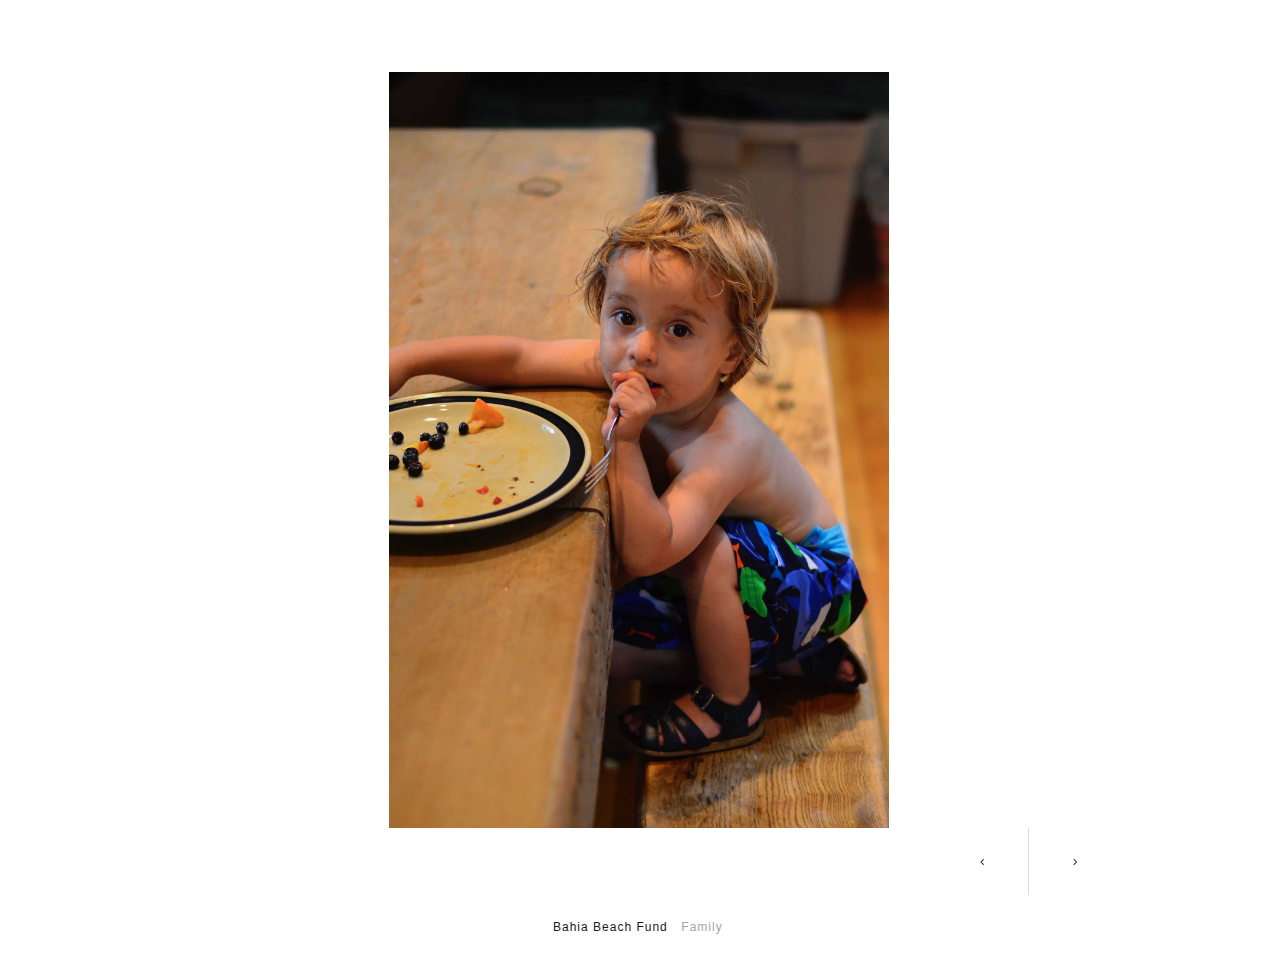
<file: uncle-tom-s-cabin.html>
<!DOCTYPE html>
<html class="nojs html css_verticalspacer" lang="en-US">
 <head>

  <meta http-equiv="Content-type" content="text/html;charset=UTF-8"/>
  <meta name="generator" content="2015.2.1.352"/>
  
  <script type="text/javascript">
   // Update the 'nojs'/'js' class on the html node
document.documentElement.className = document.documentElement.className.replace(/\bnojs\b/g, 'js');

// Check that all required assets are uploaded and up-to-date
if(typeof Muse == "undefined") window.Muse = {}; window.Muse.assets = {"required":["jquery-1.8.3.min.js", "museutils.js", "museconfig.js", "webpro.js", "musewpslideshow.js", "jquery.museoverlay.js", "touchswipe.js", "jquery.watch.js", "require.js", "uncle-tom-s-cabin.css"], "outOfDate":[]};
</script>
  
  <title>Uncle Tom's Cabin</title>
  <!-- CSS -->
  <link rel="stylesheet" type="text/css" href="css/site_global.css?crc=373759255"/>
  <link rel="stylesheet" type="text/css" href="css/uncle-tom-s-cabin.css?crc=274226072" id="pagesheet"/>
  <!-- IE-only CSS -->
  <!--[if lt IE 9]>
  <link rel="stylesheet" type="text/css" href="css/iefonts_uncle-tom-s-cabin.css?crc=209810873"/>
  <![endif]-->
  <!-- Other scripts -->
  <script type="text/javascript">
   var __adobewebfontsappname__ = "muse";
</script>
  <!-- JS includes -->
  <script type="text/javascript">
   document.write('\x3Cscript src="' + (document.location.protocol == 'https:' ? 'https:' : 'http:') + '//webfonts.creativecloud.com/open-sans:n4,n3:all.js" type="text/javascript">\x3C/script>');
</script>
   </head>
 <body>

  <div class="clearfix" id="page"><!-- group -->
   <div class="clearfix grpelem" id="pu8789-4"><!-- group -->
    <!-- m_editable region-id="editable-static-tag-U8789-BP_infinity" template="uncle-tom-s-cabin.html" data-type="html" data-ice-options="disableImageResize,link" -->
    <div class="clearfix grpelem" id="u8789-4" data-muse-uid="U8789" data-muse-type="txt_frame"><!-- content -->
     <p>Bahia Beach Fund</p>
    </div>
    <!-- /m_editable -->
    <div class="SlideShowWidget clearfix HeroFitContent grpelem" id="slideshowu8772"><!-- none box -->
     <div class="popup_anchor" id="u8779popup">
      <div class="SlideShowContentPanel clearfix" id="u8779"><!-- stack box -->
       <!-- m_editable region-id="editable-static-tag-U8780-BP_infinity" template="uncle-tom-s-cabin.html" data-type="image" data-ice-options="srcAttr=data-src" -->
       <div class="SSSlide clip_frame grpelem" id="u8780" data-muse-uid="U8780" data-muse-type="img_frame"><!-- image -->
        <img class="ImageInclude" id="u8780_img" data-src="images/_dsc1686.jpg?crc=3783034108" src="images/blank.gif?crc=4208392903" alt="" data-width="501" data-height="756" data-muse-src="images/_dsc1686.jpg?crc=3783034108"/>
       </div>
       <!-- /m_editable -->
       <!-- m_editable region-id="editable-static-tag-U9378-BP_infinity" template="uncle-tom-s-cabin.html" data-type="image" data-ice-options="srcAttr=data-src" -->
       <div class="SSSlide invi clip_frame grpelem" id="u9378" data-muse-uid="U9378" data-muse-type="img_frame"><!-- image -->
        <img class="ImageInclude" id="u9378_img" data-src="images/_dsc1687.jpg?crc=4240762064" src="images/blank.gif?crc=4208392903" alt="" data-width="1160" data-height="768" data-muse-src="images/_dsc1687.jpg?crc=4240762064"/>
       </div>
       <!-- /m_editable -->
       <!-- m_editable region-id="editable-static-tag-U9398-BP_infinity" template="uncle-tom-s-cabin.html" data-type="image" data-ice-options="srcAttr=data-src" -->
       <div class="SSSlide invi clip_frame grpelem" id="u9398" data-muse-uid="U9398" data-muse-type="img_frame"><!-- image -->
        <img class="ImageInclude" id="u9398_img" data-src="images/_dsc1722.jpg?crc=44810437" src="images/blank.gif?crc=4208392903" alt="" data-width="501" data-height="756" data-muse-src="images/_dsc1722.jpg?crc=44810437"/>
       </div>
       <!-- /m_editable -->
       <!-- m_editable region-id="editable-static-tag-U9418-BP_infinity" template="uncle-tom-s-cabin.html" data-type="image" data-ice-options="srcAttr=data-src" -->
       <div class="SSSlide invi clip_frame grpelem" id="u9418" data-muse-uid="U9418" data-muse-type="img_frame"><!-- image -->
        <img class="ImageInclude" id="u9418_img" data-src="images/_dsc1730.jpg?crc=135204439" src="images/blank.gif?crc=4208392903" alt="" data-width="501" data-height="756" data-muse-src="images/_dsc1730.jpg?crc=135204439"/>
       </div>
       <!-- /m_editable -->
       <!-- m_editable region-id="editable-static-tag-U9438-BP_infinity" template="uncle-tom-s-cabin.html" data-type="image" data-ice-options="srcAttr=data-src" -->
       <div class="SSSlide invi clip_frame grpelem" id="u9438" data-muse-uid="U9438" data-muse-type="img_frame"><!-- image -->
        <img class="ImageInclude" id="u9438_img" data-src="images/_dsc1780.jpg?crc=4029533534" src="images/blank.gif?crc=4208392903" alt="" data-width="501" data-height="756" data-muse-src="images/_dsc1780.jpg?crc=4029533534"/>
       </div>
       <!-- /m_editable -->
       <!-- m_editable region-id="editable-static-tag-U9458-BP_infinity" template="uncle-tom-s-cabin.html" data-type="image" data-ice-options="srcAttr=data-src" -->
       <div class="SSSlide invi clip_frame grpelem" id="u9458" data-muse-uid="U9458" data-muse-type="img_frame"><!-- image -->
        <img class="ImageInclude" id="u9458_img" data-src="images/_dsc1847.jpg?crc=456240044" src="images/blank.gif?crc=4208392903" alt="" data-width="1142" data-height="756" data-muse-src="images/_dsc1847.jpg?crc=456240044"/>
       </div>
       <!-- /m_editable -->
       <!-- m_editable region-id="editable-static-tag-U9478-BP_infinity" template="uncle-tom-s-cabin.html" data-type="image" data-ice-options="srcAttr=data-src" -->
       <div class="SSSlide invi clip_frame grpelem" id="u9478" data-muse-uid="U9478" data-muse-type="img_frame"><!-- image -->
        <img class="ImageInclude" id="u9478_img" data-src="images/_dsc1851.jpg?crc=380015994" src="images/blank.gif?crc=4208392903" alt="" data-width="477" data-height="756" data-muse-src="images/_dsc1851.jpg?crc=380015994"/>
       </div>
       <!-- /m_editable -->
       <!-- m_editable region-id="editable-static-tag-U9498-BP_infinity" template="uncle-tom-s-cabin.html" data-type="image" data-ice-options="srcAttr=data-src" -->
       <div class="SSSlide invi clip_frame grpelem" id="u9498" data-muse-uid="U9498" data-muse-type="img_frame"><!-- image -->
        <img class="ImageInclude" id="u9498_img" data-src="images/_dsc1860.jpg?crc=118613552" src="images/blank.gif?crc=4208392903" alt="" data-width="501" data-height="756" data-muse-src="images/_dsc1860.jpg?crc=118613552"/>
       </div>
       <!-- /m_editable -->
       <!-- m_editable region-id="editable-static-tag-U9518-BP_infinity" template="uncle-tom-s-cabin.html" data-type="image" data-ice-options="srcAttr=data-src" -->
       <div class="SSSlide invi clip_frame grpelem" id="u9518" data-muse-uid="U9518" data-muse-type="img_frame"><!-- image -->
        <img class="ImageInclude" id="u9518_img" data-src="images/_dsc1865.jpg?crc=32197699" src="images/blank.gif?crc=4208392903" alt="" data-width="1142" data-height="756" data-muse-src="images/_dsc1865.jpg?crc=32197699"/>
       </div>
       <!-- /m_editable -->
       <!-- m_editable region-id="editable-static-tag-U9538-BP_infinity" template="uncle-tom-s-cabin.html" data-type="image" data-ice-options="srcAttr=data-src" -->
       <div class="SSSlide invi clip_frame grpelem" id="u9538" data-muse-uid="U9538" data-muse-type="img_frame"><!-- image -->
        <img class="ImageInclude" id="u9538_img" data-src="images/_dsc1877.jpg?crc=3807656029" src="images/blank.gif?crc=4208392903" alt="" data-width="501" data-height="756" data-muse-src="images/_dsc1877.jpg?crc=3807656029"/>
       </div>
       <!-- /m_editable -->
       <!-- m_editable region-id="editable-static-tag-U9558-BP_infinity" template="uncle-tom-s-cabin.html" data-type="image" data-ice-options="srcAttr=data-src" -->
       <div class="SSSlide invi clip_frame grpelem" id="u9558" data-muse-uid="U9558" data-muse-type="img_frame"><!-- image -->
        <img class="ImageInclude" id="u9558_img" data-src="images/_dsc1888.jpg?crc=88321576" src="images/blank.gif?crc=4208392903" alt="" data-width="501" data-height="756" data-muse-src="images/_dsc1888.jpg?crc=88321576"/>
       </div>
       <!-- /m_editable -->
       <!-- m_editable region-id="editable-static-tag-U9578-BP_infinity" template="uncle-tom-s-cabin.html" data-type="image" data-ice-options="srcAttr=data-src" -->
       <div class="SSSlide invi clip_frame grpelem" id="u9578" data-muse-uid="U9578" data-muse-type="img_frame"><!-- image -->
        <img class="ImageInclude" id="u9578_img" data-src="images/_dsc1900.jpg?crc=4106951707" src="images/blank.gif?crc=4208392903" alt="" data-width="1142" data-height="756" data-muse-src="images/_dsc1900.jpg?crc=4106951707"/>
       </div>
       <!-- /m_editable -->
       <!-- m_editable region-id="editable-static-tag-U9598-BP_infinity" template="uncle-tom-s-cabin.html" data-type="image" data-ice-options="srcAttr=data-src" -->
       <div class="SSSlide invi clip_frame grpelem" id="u9598" data-muse-uid="U9598" data-muse-type="img_frame"><!-- image -->
        <img class="ImageInclude" id="u9598_img" data-src="images/_dsc1904.jpg?crc=118302623" src="images/blank.gif?crc=4208392903" alt="" data-width="1142" data-height="756" data-muse-src="images/_dsc1904.jpg?crc=118302623"/>
       </div>
       <!-- /m_editable -->
       <!-- m_editable region-id="editable-static-tag-U9618-BP_infinity" template="uncle-tom-s-cabin.html" data-type="image" data-ice-options="srcAttr=data-src" -->
       <div class="SSSlide invi clip_frame grpelem" id="u9618" data-muse-uid="U9618" data-muse-type="img_frame"><!-- image -->
        <img class="ImageInclude" id="u9618_img" data-src="images/_dsc1912.jpg?crc=126884627" src="images/blank.gif?crc=4208392903" alt="" data-width="1142" data-height="756" data-muse-src="images/_dsc1912.jpg?crc=126884627"/>
       </div>
       <!-- /m_editable -->
       <!-- m_editable region-id="editable-static-tag-U9638-BP_infinity" template="uncle-tom-s-cabin.html" data-type="image" data-ice-options="srcAttr=data-src" -->
       <div class="SSSlide invi clip_frame grpelem" id="u9638" data-muse-uid="U9638" data-muse-type="img_frame"><!-- image -->
        <img class="ImageInclude" id="u9638_img" data-src="images/_dsc1922.jpg?crc=153928864" src="images/blank.gif?crc=4208392903" alt="" data-width="501" data-height="756" data-muse-src="images/_dsc1922.jpg?crc=153928864"/>
       </div>
       <!-- /m_editable -->
       <!-- m_editable region-id="editable-static-tag-U9658-BP_infinity" template="uncle-tom-s-cabin.html" data-type="image" data-ice-options="srcAttr=data-src" -->
       <div class="SSSlide invi clip_frame grpelem" id="u9658" data-muse-uid="U9658" data-muse-type="img_frame"><!-- image -->
        <img class="ImageInclude" id="u9658_img" data-src="images/_dsc1930.jpg?crc=4221794000" src="images/blank.gif?crc=4208392903" alt="" data-width="1142" data-height="756" data-muse-src="images/_dsc1930.jpg?crc=4221794000"/>
       </div>
       <!-- /m_editable -->
       <!-- m_editable region-id="editable-static-tag-U9678-BP_infinity" template="uncle-tom-s-cabin.html" data-type="image" data-ice-options="srcAttr=data-src" -->
       <div class="SSSlide invi clip_frame grpelem" id="u9678" data-muse-uid="U9678" data-muse-type="img_frame"><!-- image -->
        <img class="ImageInclude" id="u9678_img" data-src="images/_dsc1931.jpg?crc=153341492" src="images/blank.gif?crc=4208392903" alt="" data-width="1142" data-height="756" data-muse-src="images/_dsc1931.jpg?crc=153341492"/>
       </div>
       <!-- /m_editable -->
       <!-- m_editable region-id="editable-static-tag-U9698-BP_infinity" template="uncle-tom-s-cabin.html" data-type="image" data-ice-options="srcAttr=data-src" -->
       <div class="SSSlide invi clip_frame grpelem" id="u9698" data-muse-uid="U9698" data-muse-type="img_frame"><!-- image -->
        <img class="ImageInclude" id="u9698_img" data-src="images/_dsc1934.jpg?crc=3768941553" src="images/blank.gif?crc=4208392903" alt="" data-width="1142" data-height="756" data-muse-src="images/_dsc1934.jpg?crc=3768941553"/>
       </div>
       <!-- /m_editable -->
       <!-- m_editable region-id="editable-static-tag-U9718-BP_infinity" template="uncle-tom-s-cabin.html" data-type="image" data-ice-options="srcAttr=data-src" -->
       <div class="SSSlide invi clip_frame grpelem" id="u9718" data-muse-uid="U9718" data-muse-type="img_frame"><!-- image -->
        <img class="ImageInclude" id="u9718_img" data-src="images/_dsc1943.jpg?crc=529530025" src="images/blank.gif?crc=4208392903" alt="" data-width="1142" data-height="756" data-muse-src="images/_dsc1943.jpg?crc=529530025"/>
       </div>
       <!-- /m_editable -->
       <!-- m_editable region-id="editable-static-tag-U9738-BP_infinity" template="uncle-tom-s-cabin.html" data-type="image" data-ice-options="srcAttr=data-src" -->
       <div class="SSSlide invi clip_frame grpelem" id="u9738" data-muse-uid="U9738" data-muse-type="img_frame"><!-- image -->
        <img class="ImageInclude" id="u9738_img" data-src="images/_dsc1950.jpg?crc=201948731" src="images/blank.gif?crc=4208392903" alt="" data-width="501" data-height="756" data-muse-src="images/_dsc1950.jpg?crc=201948731"/>
       </div>
       <!-- /m_editable -->
       <!-- m_editable region-id="editable-static-tag-U9758-BP_infinity" template="uncle-tom-s-cabin.html" data-type="image" data-ice-options="srcAttr=data-src" -->
       <div class="SSSlide invi clip_frame grpelem" id="u9758" data-muse-uid="U9758" data-muse-type="img_frame"><!-- image -->
        <img class="ImageInclude" id="u9758_img" data-src="images/_dsc1951.jpg?crc=334283091" src="images/blank.gif?crc=4208392903" alt="" data-width="1142" data-height="756" data-muse-src="images/_dsc1951.jpg?crc=334283091"/>
       </div>
       <!-- /m_editable -->
       <!-- m_editable region-id="editable-static-tag-U9778-BP_infinity" template="uncle-tom-s-cabin.html" data-type="image" data-ice-options="srcAttr=data-src" -->
       <div class="SSSlide invi clip_frame grpelem" id="u9778" data-muse-uid="U9778" data-muse-type="img_frame"><!-- image -->
        <img class="ImageInclude" id="u9778_img" data-src="images/_dsc1959.jpg?crc=452814747" src="images/blank.gif?crc=4208392903" alt="" data-width="1142" data-height="756" data-muse-src="images/_dsc1959.jpg?crc=452814747"/>
       </div>
       <!-- /m_editable -->
       <!-- m_editable region-id="editable-static-tag-U9798-BP_infinity" template="uncle-tom-s-cabin.html" data-type="image" data-ice-options="srcAttr=data-src" -->
       <div class="SSSlide invi clip_frame grpelem" id="u9798" data-muse-uid="U9798" data-muse-type="img_frame"><!-- image -->
        <img class="ImageInclude" id="u9798_img" data-src="images/_dsc1970.jpg?crc=3919613818" src="images/blank.gif?crc=4208392903" alt="" data-width="501" data-height="756" data-muse-src="images/_dsc1970.jpg?crc=3919613818"/>
       </div>
       <!-- /m_editable -->
       <!-- m_editable region-id="editable-static-tag-U9818-BP_infinity" template="uncle-tom-s-cabin.html" data-type="image" data-ice-options="srcAttr=data-src" -->
       <div class="SSSlide invi clip_frame grpelem" id="u9818" data-muse-uid="U9818" data-muse-type="img_frame"><!-- image -->
        <img class="ImageInclude" id="u9818_img" data-src="images/_dsc1972.jpg?crc=171179588" src="images/blank.gif?crc=4208392903" alt="" data-width="501" data-height="756" data-muse-src="images/_dsc1972.jpg?crc=171179588"/>
       </div>
       <!-- /m_editable -->
       <!-- m_editable region-id="editable-static-tag-U9838-BP_infinity" template="uncle-tom-s-cabin.html" data-type="image" data-ice-options="srcAttr=data-src" -->
       <div class="SSSlide invi clip_frame grpelem" id="u9838" data-muse-uid="U9838" data-muse-type="img_frame"><!-- image -->
        <img class="ImageInclude" id="u9838_img" data-src="images/_dsc1983.jpg?crc=105425561" src="images/blank.gif?crc=4208392903" alt="" data-width="501" data-height="756" data-muse-src="images/_dsc1983.jpg?crc=105425561"/>
       </div>
       <!-- /m_editable -->
       <!-- m_editable region-id="editable-static-tag-U9858-BP_infinity" template="uncle-tom-s-cabin.html" data-type="image" data-ice-options="srcAttr=data-src" -->
       <div class="SSSlide invi clip_frame grpelem" id="u9858" data-muse-uid="U9858" data-muse-type="img_frame"><!-- image -->
        <img class="ImageInclude" id="u9858_img" data-src="images/_dsc1985.jpg?crc=4022827996" src="images/blank.gif?crc=4208392903" alt="" data-width="501" data-height="756" data-muse-src="images/_dsc1985.jpg?crc=4022827996"/>
       </div>
       <!-- /m_editable -->
       <!-- m_editable region-id="editable-static-tag-U9878-BP_infinity" template="uncle-tom-s-cabin.html" data-type="image" data-ice-options="srcAttr=data-src" -->
       <div class="SSSlide invi clip_frame grpelem" id="u9878" data-muse-uid="U9878" data-muse-type="img_frame"><!-- image -->
        <img class="ImageInclude" id="u9878_img" data-src="images/_dsc1988.jpg?crc=227801303" src="images/blank.gif?crc=4208392903" alt="" data-width="501" data-height="756" data-muse-src="images/_dsc1988.jpg?crc=227801303"/>
       </div>
       <!-- /m_editable -->
       <!-- m_editable region-id="editable-static-tag-U9898-BP_infinity" template="uncle-tom-s-cabin.html" data-type="image" data-ice-options="srcAttr=data-src" -->
       <div class="SSSlide invi clip_frame grpelem" id="u9898" data-muse-uid="U9898" data-muse-type="img_frame"><!-- image -->
        <img class="ImageInclude" id="u9898_img" data-src="images/_dsc1992.jpg?crc=124715081" src="images/blank.gif?crc=4208392903" alt="" data-width="1142" data-height="756" data-muse-src="images/_dsc1992.jpg?crc=124715081"/>
       </div>
       <!-- /m_editable -->
       <!-- m_editable region-id="editable-static-tag-U9918-BP_infinity" template="uncle-tom-s-cabin.html" data-type="image" data-ice-options="srcAttr=data-src" -->
       <div class="SSSlide invi clip_frame grpelem" id="u9918" data-muse-uid="U9918" data-muse-type="img_frame"><!-- image -->
        <img class="ImageInclude" id="u9918_img" data-src="images/_dsc1998.jpg?crc=362310269" src="images/blank.gif?crc=4208392903" alt="" data-width="619" data-height="756" data-muse-src="images/_dsc1998.jpg?crc=362310269"/>
       </div>
       <!-- /m_editable -->
       <!-- m_editable region-id="editable-static-tag-U9938-BP_infinity" template="uncle-tom-s-cabin.html" data-type="image" data-ice-options="srcAttr=data-src" -->
       <div class="SSSlide invi clip_frame grpelem" id="u9938" data-muse-uid="U9938" data-muse-type="img_frame"><!-- image -->
        <img class="ImageInclude" id="u9938_img" data-src="images/_dsc2013.jpg?crc=4131201333" src="images/blank.gif?crc=4208392903" alt="" data-width="501" data-height="756" data-muse-src="images/_dsc2013.jpg?crc=4131201333"/>
       </div>
       <!-- /m_editable -->
       <!-- m_editable region-id="editable-static-tag-U9958-BP_infinity" template="uncle-tom-s-cabin.html" data-type="image" data-ice-options="srcAttr=data-src" -->
       <div class="SSSlide invi clip_frame grpelem" id="u9958" data-muse-uid="U9958" data-muse-type="img_frame"><!-- image -->
        <img class="ImageInclude" id="u9958_img" data-src="images/_dsc2027.jpg?crc=4205945602" src="images/blank.gif?crc=4208392903" alt="" data-width="501" data-height="756" data-muse-src="images/_dsc2027.jpg?crc=4205945602"/>
       </div>
       <!-- /m_editable -->
       <!-- m_editable region-id="editable-static-tag-U9978-BP_infinity" template="uncle-tom-s-cabin.html" data-type="image" data-ice-options="srcAttr=data-src" -->
       <div class="SSSlide invi clip_frame grpelem" id="u9978" data-muse-uid="U9978" data-muse-type="img_frame"><!-- image -->
        <img class="ImageInclude" id="u9978_img" data-src="images/_dsc2045.jpg?crc=35502300" src="images/blank.gif?crc=4208392903" alt="" data-width="501" data-height="756" data-muse-src="images/_dsc2045.jpg?crc=35502300"/>
       </div>
       <!-- /m_editable -->
       <!-- m_editable region-id="editable-static-tag-U9998-BP_infinity" template="uncle-tom-s-cabin.html" data-type="image" data-ice-options="srcAttr=data-src" -->
       <div class="SSSlide invi clip_frame grpelem" id="u9998" data-muse-uid="U9998" data-muse-type="img_frame"><!-- image -->
        <img class="ImageInclude" id="u9998_img" data-src="images/_dsc2059.jpg?crc=4254436448" src="images/blank.gif?crc=4208392903" alt="" data-width="1142" data-height="756" data-muse-src="images/_dsc2059.jpg?crc=4254436448"/>
       </div>
       <!-- /m_editable -->
       <!-- m_editable region-id="editable-static-tag-U10018-BP_infinity" template="uncle-tom-s-cabin.html" data-type="image" data-ice-options="srcAttr=data-src" -->
       <div class="SSSlide invi clip_frame grpelem" id="u10018" data-muse-uid="U10018" data-muse-type="img_frame"><!-- image -->
        <img class="ImageInclude" id="u10018_img" data-src="images/_dsc2064.jpg?crc=3852850829" src="images/blank.gif?crc=4208392903" alt="" data-width="1142" data-height="756" data-muse-src="images/_dsc2064.jpg?crc=3852850829"/>
       </div>
       <!-- /m_editable -->
       <!-- m_editable region-id="editable-static-tag-U10038-BP_infinity" template="uncle-tom-s-cabin.html" data-type="image" data-ice-options="srcAttr=data-src" -->
       <div class="SSSlide invi clip_frame grpelem" id="u10038" data-muse-uid="U10038" data-muse-type="img_frame"><!-- image -->
        <img class="ImageInclude" id="u10038_img" data-src="images/_dsc2103.jpg?crc=193130672" src="images/blank.gif?crc=4208392903" alt="" data-width="1142" data-height="756" data-muse-src="images/_dsc2103.jpg?crc=193130672"/>
       </div>
       <!-- /m_editable -->
       <!-- m_editable region-id="editable-static-tag-U10058-BP_infinity" template="uncle-tom-s-cabin.html" data-type="image" data-ice-options="srcAttr=data-src" -->
       <div class="SSSlide invi clip_frame grpelem" id="u10058" data-muse-uid="U10058" data-muse-type="img_frame"><!-- image -->
        <img class="ImageInclude" id="u10058_img" data-src="images/_dsc2109.jpg?crc=4250663214" src="images/blank.gif?crc=4208392903" alt="" data-width="1142" data-height="756" data-muse-src="images/_dsc2109.jpg?crc=4250663214"/>
       </div>
       <!-- /m_editable -->
       <!-- m_editable region-id="editable-static-tag-U10078-BP_infinity" template="uncle-tom-s-cabin.html" data-type="image" data-ice-options="srcAttr=data-src" -->
       <div class="SSSlide invi clip_frame grpelem" id="u10078" data-muse-uid="U10078" data-muse-type="img_frame"><!-- image -->
        <img class="ImageInclude" id="u10078_img" data-src="images/_dsc2126.jpg?crc=206932433" src="images/blank.gif?crc=4208392903" alt="" data-width="501" data-height="756" data-muse-src="images/_dsc2126.jpg?crc=206932433"/>
       </div>
       <!-- /m_editable -->
       <!-- m_editable region-id="editable-static-tag-U10098-BP_infinity" template="uncle-tom-s-cabin.html" data-type="image" data-ice-options="srcAttr=data-src" -->
       <div class="SSSlide invi clip_frame grpelem" id="u10098" data-muse-uid="U10098" data-muse-type="img_frame"><!-- image -->
        <img class="ImageInclude" id="u10098_img" data-src="images/_dsc2136.jpg?crc=223427527" src="images/blank.gif?crc=4208392903" alt="" data-width="1142" data-height="756" data-muse-src="images/_dsc2136.jpg?crc=223427527"/>
       </div>
       <!-- /m_editable -->
       <!-- m_editable region-id="editable-static-tag-U10118-BP_infinity" template="uncle-tom-s-cabin.html" data-type="image" data-ice-options="srcAttr=data-src" -->
       <div class="SSSlide invi clip_frame grpelem" id="u10118" data-muse-uid="U10118" data-muse-type="img_frame"><!-- image -->
        <img class="ImageInclude" id="u10118_img" data-src="images/_dsc2138.jpg?crc=3908771840" src="images/blank.gif?crc=4208392903" alt="" data-width="1142" data-height="756" data-muse-src="images/_dsc2138.jpg?crc=3908771840"/>
       </div>
       <!-- /m_editable -->
       <!-- m_editable region-id="editable-static-tag-U10138-BP_infinity" template="uncle-tom-s-cabin.html" data-type="image" data-ice-options="srcAttr=data-src" -->
       <div class="SSSlide invi clip_frame grpelem" id="u10138" data-muse-uid="U10138" data-muse-type="img_frame"><!-- image -->
        <img class="ImageInclude" id="u10138_img" data-src="images/_dsc2149.jpg?crc=3989601214" src="images/blank.gif?crc=4208392903" alt="" data-width="1142" data-height="756" data-muse-src="images/_dsc2149.jpg?crc=3989601214"/>
       </div>
       <!-- /m_editable -->
       <!-- m_editable region-id="editable-static-tag-U10158-BP_infinity" template="uncle-tom-s-cabin.html" data-type="image" data-ice-options="srcAttr=data-src" -->
       <div class="SSSlide invi clip_frame grpelem" id="u10158" data-muse-uid="U10158" data-muse-type="img_frame"><!-- image -->
        <img class="ImageInclude" id="u10158_img" data-src="images/_dsc2152.jpg?crc=4096066342" src="images/blank.gif?crc=4208392903" alt="" data-width="1142" data-height="756" data-muse-src="images/_dsc2152.jpg?crc=4096066342"/>
       </div>
       <!-- /m_editable -->
       <!-- m_editable region-id="editable-static-tag-U10178-BP_infinity" template="uncle-tom-s-cabin.html" data-type="image" data-ice-options="srcAttr=data-src" -->
       <div class="SSSlide invi clip_frame grpelem" id="u10178" data-muse-uid="U10178" data-muse-type="img_frame"><!-- image -->
        <img class="ImageInclude" id="u10178_img" data-src="images/_dsc2190.jpg?crc=3840254457" src="images/blank.gif?crc=4208392903" alt="" data-width="501" data-height="756" data-muse-src="images/_dsc2190.jpg?crc=3840254457"/>
       </div>
       <!-- /m_editable -->
       <!-- m_editable region-id="editable-static-tag-U10198-BP_infinity" template="uncle-tom-s-cabin.html" data-type="image" data-ice-options="srcAttr=data-src" -->
       <div class="SSSlide invi clip_frame grpelem" id="u10198" data-muse-uid="U10198" data-muse-type="img_frame"><!-- image -->
        <img class="ImageInclude" id="u10198_img" data-src="images/_dsc2217.jpg?crc=5436942" src="images/blank.gif?crc=4208392903" alt="" data-width="1160" data-height="588" data-muse-src="images/_dsc2217.jpg?crc=5436942"/>
       </div>
       <!-- /m_editable -->
       <!-- m_editable region-id="editable-static-tag-U10218-BP_infinity" template="uncle-tom-s-cabin.html" data-type="image" data-ice-options="srcAttr=data-src" -->
       <div class="SSSlide invi clip_frame grpelem" id="u10218" data-muse-uid="U10218" data-muse-type="img_frame"><!-- image -->
        <img class="ImageInclude" id="u10218_img" data-src="images/_dsc2236.jpg?crc=219000201" src="images/blank.gif?crc=4208392903" alt="" data-width="1142" data-height="756" data-muse-src="images/_dsc2236.jpg?crc=219000201"/>
       </div>
       <!-- /m_editable -->
       <!-- m_editable region-id="editable-static-tag-U10238-BP_infinity" template="uncle-tom-s-cabin.html" data-type="image" data-ice-options="srcAttr=data-src" -->
       <div class="SSSlide invi clip_frame grpelem" id="u10238" data-muse-uid="U10238" data-muse-type="img_frame"><!-- image -->
        <img class="ImageInclude" id="u10238_img" data-src="images/_dsc2253.jpg?crc=4050691951" src="images/blank.gif?crc=4208392903" alt="" data-width="501" data-height="756" data-muse-src="images/_dsc2253.jpg?crc=4050691951"/>
       </div>
       <!-- /m_editable -->
       <!-- m_editable region-id="editable-static-tag-U10258-BP_infinity" template="uncle-tom-s-cabin.html" data-type="image" data-ice-options="srcAttr=data-src" -->
       <div class="SSSlide invi clip_frame grpelem" id="u10258" data-muse-uid="U10258" data-muse-type="img_frame"><!-- image -->
        <img class="ImageInclude" id="u10258_img" data-src="images/_dsc2260.jpg?crc=95272510" src="images/blank.gif?crc=4208392903" alt="" data-width="501" data-height="756" data-muse-src="images/_dsc2260.jpg?crc=95272510"/>
       </div>
       <!-- /m_editable -->
       <!-- m_editable region-id="editable-static-tag-U10278-BP_infinity" template="uncle-tom-s-cabin.html" data-type="image" data-ice-options="srcAttr=data-src" -->
       <div class="SSSlide invi clip_frame grpelem" id="u10278" data-muse-uid="U10278" data-muse-type="img_frame"><!-- image -->
        <img class="ImageInclude" id="u10278_img" data-src="images/_dsc2261.jpg?crc=378670325" src="images/blank.gif?crc=4208392903" alt="" data-width="1142" data-height="756" data-muse-src="images/_dsc2261.jpg?crc=378670325"/>
       </div>
       <!-- /m_editable -->
       <!-- m_editable region-id="editable-static-tag-U10298-BP_infinity" template="uncle-tom-s-cabin.html" data-type="image" data-ice-options="srcAttr=data-src" -->
       <div class="SSSlide invi clip_frame grpelem" id="u10298" data-muse-uid="U10298" data-muse-type="img_frame"><!-- image -->
        <img class="ImageInclude" id="u10298_img" data-src="images/_dsc2264.jpg?crc=420958435" src="images/blank.gif?crc=4208392903" alt="" data-width="1142" data-height="756" data-muse-src="images/_dsc2264.jpg?crc=420958435"/>
       </div>
       <!-- /m_editable -->
       <!-- m_editable region-id="editable-static-tag-U10318-BP_infinity" template="uncle-tom-s-cabin.html" data-type="image" data-ice-options="srcAttr=data-src" -->
       <div class="SSSlide invi clip_frame grpelem" id="u10318" data-muse-uid="U10318" data-muse-type="img_frame"><!-- image -->
        <img class="ImageInclude" id="u10318_img" data-src="images/_dsc2265.jpg?crc=117084909" src="images/blank.gif?crc=4208392903" alt="" data-width="501" data-height="756" data-muse-src="images/_dsc2265.jpg?crc=117084909"/>
       </div>
       <!-- /m_editable -->
       <!-- m_editable region-id="editable-static-tag-U10338-BP_infinity" template="uncle-tom-s-cabin.html" data-type="image" data-ice-options="srcAttr=data-src" -->
       <div class="SSSlide invi clip_frame grpelem" id="u10338" data-muse-uid="U10338" data-muse-type="img_frame"><!-- image -->
        <img class="ImageInclude" id="u10338_img" data-src="images/_dsc2278.jpg?crc=366745881" src="images/blank.gif?crc=4208392903" alt="" data-width="1142" data-height="756" data-muse-src="images/_dsc2278.jpg?crc=366745881"/>
       </div>
       <!-- /m_editable -->
       <!-- m_editable region-id="editable-static-tag-U10358-BP_infinity" template="uncle-tom-s-cabin.html" data-type="image" data-ice-options="srcAttr=data-src" -->
       <div class="SSSlide invi clip_frame grpelem" id="u10358" data-muse-uid="U10358" data-muse-type="img_frame"><!-- image -->
        <img class="ImageInclude" id="u10358_img" data-src="images/_dsc2289.jpg?crc=206360647" src="images/blank.gif?crc=4208392903" alt="" data-width="1142" data-height="756" data-muse-src="images/_dsc2289.jpg?crc=206360647"/>
       </div>
       <!-- /m_editable -->
       <!-- m_editable region-id="editable-static-tag-U10378-BP_infinity" template="uncle-tom-s-cabin.html" data-type="image" data-ice-options="srcAttr=data-src" -->
       <div class="SSSlide invi clip_frame grpelem" id="u10378" data-muse-uid="U10378" data-muse-type="img_frame"><!-- image -->
        <img class="ImageInclude" id="u10378_img" data-src="images/_dsc2292.jpg?crc=162512426" src="images/blank.gif?crc=4208392903" alt="" data-width="1142" data-height="756" data-muse-src="images/_dsc2292.jpg?crc=162512426"/>
       </div>
       <!-- /m_editable -->
       <!-- m_editable region-id="editable-static-tag-U10398-BP_infinity" template="uncle-tom-s-cabin.html" data-type="image" data-ice-options="srcAttr=data-src" -->
       <div class="SSSlide invi clip_frame grpelem" id="u10398" data-muse-uid="U10398" data-muse-type="img_frame"><!-- image -->
        <img class="ImageInclude" id="u10398_img" data-src="images/_dsc2293.jpg?crc=4172910050" src="images/blank.gif?crc=4208392903" alt="" data-width="1142" data-height="756" data-muse-src="images/_dsc2293.jpg?crc=4172910050"/>
       </div>
       <!-- /m_editable -->
       <!-- m_editable region-id="editable-static-tag-U10418-BP_infinity" template="uncle-tom-s-cabin.html" data-type="image" data-ice-options="srcAttr=data-src" -->
       <div class="SSSlide invi clip_frame grpelem" id="u10418" data-muse-uid="U10418" data-muse-type="img_frame"><!-- image -->
        <img class="ImageInclude" id="u10418_img" data-src="images/_dsc2294.jpg?crc=526223972" src="images/blank.gif?crc=4208392903" alt="" data-width="1142" data-height="756" data-muse-src="images/_dsc2294.jpg?crc=526223972"/>
       </div>
       <!-- /m_editable -->
       <!-- m_editable region-id="editable-static-tag-U10438-BP_infinity" template="uncle-tom-s-cabin.html" data-type="image" data-ice-options="srcAttr=data-src" -->
       <div class="SSSlide invi clip_frame grpelem" id="u10438" data-muse-uid="U10438" data-muse-type="img_frame"><!-- image -->
        <img class="ImageInclude" id="u10438_img" data-src="images/_dsc2296.jpg?crc=344863429" src="images/blank.gif?crc=4208392903" alt="" data-width="1142" data-height="756" data-muse-src="images/_dsc2296.jpg?crc=344863429"/>
       </div>
       <!-- /m_editable -->
       <!-- m_editable region-id="editable-static-tag-U10458-BP_infinity" template="uncle-tom-s-cabin.html" data-type="image" data-ice-options="srcAttr=data-src" -->
       <div class="SSSlide invi clip_frame grpelem" id="u10458" data-muse-uid="U10458" data-muse-type="img_frame"><!-- image -->
        <img class="ImageInclude" id="u10458_img" data-src="images/_dsc2300.jpg?crc=282030308" src="images/blank.gif?crc=4208392903" alt="" data-width="1142" data-height="756" data-muse-src="images/_dsc2300.jpg?crc=282030308"/>
       </div>
       <!-- /m_editable -->
       <!-- m_editable region-id="editable-static-tag-U10478-BP_infinity" template="uncle-tom-s-cabin.html" data-type="image" data-ice-options="srcAttr=data-src" -->
       <div class="SSSlide invi clip_frame grpelem" id="u10478" data-muse-uid="U10478" data-muse-type="img_frame"><!-- image -->
        <img class="ImageInclude" id="u10478_img" data-src="images/_dsc2301.jpg?crc=3770072617" src="images/blank.gif?crc=4208392903" alt="" data-width="1142" data-height="756" data-muse-src="images/_dsc2301.jpg?crc=3770072617"/>
       </div>
       <!-- /m_editable -->
       <!-- m_editable region-id="editable-static-tag-U10498-BP_infinity" template="uncle-tom-s-cabin.html" data-type="image" data-ice-options="srcAttr=data-src" -->
       <div class="SSSlide invi clip_frame grpelem" id="u10498" data-muse-uid="U10498" data-muse-type="img_frame"><!-- image -->
        <img class="ImageInclude" id="u10498_img" data-src="images/_dsc2305.jpg?crc=336759291" src="images/blank.gif?crc=4208392903" alt="" data-width="1142" data-height="756" data-muse-src="images/_dsc2305.jpg?crc=336759291"/>
       </div>
       <!-- /m_editable -->
       <!-- m_editable region-id="editable-static-tag-U10518-BP_infinity" template="uncle-tom-s-cabin.html" data-type="image" data-ice-options="srcAttr=data-src" -->
       <div class="SSSlide invi clip_frame grpelem" id="u10518" data-muse-uid="U10518" data-muse-type="img_frame"><!-- image -->
        <img class="ImageInclude" id="u10518_img" data-src="images/_dsc2315.jpg?crc=347466056" src="images/blank.gif?crc=4208392903" alt="" data-width="1142" data-height="756" data-muse-src="images/_dsc2315.jpg?crc=347466056"/>
       </div>
       <!-- /m_editable -->
       <!-- m_editable region-id="editable-static-tag-U10538-BP_infinity" template="uncle-tom-s-cabin.html" data-type="image" data-ice-options="srcAttr=data-src" -->
       <div class="SSSlide invi clip_frame grpelem" id="u10538" data-muse-uid="U10538" data-muse-type="img_frame"><!-- image -->
        <img class="ImageInclude" id="u10538_img" data-src="images/_dsc2316.jpg?crc=4193569873" src="images/blank.gif?crc=4208392903" alt="" data-width="1142" data-height="756" data-muse-src="images/_dsc2316.jpg?crc=4193569873"/>
       </div>
       <!-- /m_editable -->
       <!-- m_editable region-id="editable-static-tag-U10558-BP_infinity" template="uncle-tom-s-cabin.html" data-type="image" data-ice-options="srcAttr=data-src" -->
       <div class="SSSlide invi clip_frame grpelem" id="u10558" data-muse-uid="U10558" data-muse-type="img_frame"><!-- image -->
        <img class="ImageInclude" id="u10558_img" data-src="images/_dsc2354.jpg?crc=514028912" src="images/blank.gif?crc=4208392903" alt="" data-width="501" data-height="756" data-muse-src="images/_dsc2354.jpg?crc=514028912"/>
       </div>
       <!-- /m_editable -->
       <!-- m_editable region-id="editable-static-tag-U10578-BP_infinity" template="uncle-tom-s-cabin.html" data-type="image" data-ice-options="srcAttr=data-src" -->
       <div class="SSSlide invi clip_frame grpelem" id="u10578" data-muse-uid="U10578" data-muse-type="img_frame"><!-- image -->
        <img class="ImageInclude" id="u10578_img" data-src="images/_dsc2361.jpg?crc=4195383741" src="images/blank.gif?crc=4208392903" alt="" data-width="1142" data-height="756" data-muse-src="images/_dsc2361.jpg?crc=4195383741"/>
       </div>
       <!-- /m_editable -->
       <!-- m_editable region-id="editable-static-tag-U10598-BP_infinity" template="uncle-tom-s-cabin.html" data-type="image" data-ice-options="srcAttr=data-src" -->
       <div class="SSSlide invi clip_frame grpelem" id="u10598" data-muse-uid="U10598" data-muse-type="img_frame"><!-- image -->
        <img class="ImageInclude" id="u10598_img" data-src="images/_dsc2372.jpg?crc=519679156" src="images/blank.gif?crc=4208392903" alt="" data-width="1067" data-height="756" data-muse-src="images/_dsc2372.jpg?crc=519679156"/>
       </div>
       <!-- /m_editable -->
       <!-- m_editable region-id="editable-static-tag-U10618-BP_infinity" template="uncle-tom-s-cabin.html" data-type="image" data-ice-options="srcAttr=data-src" -->
       <div class="SSSlide invi clip_frame grpelem" id="u10618" data-muse-uid="U10618" data-muse-type="img_frame"><!-- image -->
        <img class="ImageInclude" id="u10618_img" data-src="images/_dsc2381.jpg?crc=3784655770" src="images/blank.gif?crc=4208392903" alt="" data-width="1160" data-height="768" data-muse-src="images/_dsc2381.jpg?crc=3784655770"/>
       </div>
       <!-- /m_editable -->
       <!-- m_editable region-id="editable-static-tag-U10638-BP_infinity" template="uncle-tom-s-cabin.html" data-type="image" data-ice-options="srcAttr=data-src" -->
       <div class="SSSlide invi clip_frame grpelem" id="u10638" data-muse-uid="U10638" data-muse-type="img_frame"><!-- image -->
        <img class="ImageInclude" id="u10638_img" data-src="images/_dsc2399.jpg?crc=4138132298" src="images/blank.gif?crc=4208392903" alt="" data-width="1160" data-height="588" data-muse-src="images/_dsc2399.jpg?crc=4138132298"/>
       </div>
       <!-- /m_editable -->
       <!-- m_editable region-id="editable-static-tag-U10658-BP_infinity" template="uncle-tom-s-cabin.html" data-type="image" data-ice-options="srcAttr=data-src" -->
       <div class="SSSlide invi clip_frame grpelem" id="u10658" data-muse-uid="U10658" data-muse-type="img_frame"><!-- image -->
        <img class="ImageInclude" id="u10658_img" data-src="images/_mg_6149.jpg?crc=183886650" src="images/blank.gif?crc=4208392903" alt="" data-width="1133" data-height="756" data-muse-src="images/_mg_6149.jpg?crc=183886650"/>
       </div>
       <!-- /m_editable -->
       <!-- m_editable region-id="editable-static-tag-U10678-BP_infinity" template="uncle-tom-s-cabin.html" data-type="image" data-ice-options="srcAttr=data-src" -->
       <div class="SSSlide invi clip_frame grpelem" id="u10678" data-muse-uid="U10678" data-muse-type="img_frame"><!-- image -->
        <img class="ImageInclude" id="u10678_img" data-src="images/_mg_6311.jpg?crc=4014463080" src="images/blank.gif?crc=4208392903" alt="" data-width="504" data-height="756" data-muse-src="images/_mg_6311.jpg?crc=4014463080"/>
       </div>
       <!-- /m_editable -->
       <!-- m_editable region-id="editable-static-tag-U10698-BP_infinity" template="uncle-tom-s-cabin.html" data-type="image" data-ice-options="srcAttr=data-src" -->
       <div class="SSSlide invi clip_frame grpelem" id="u10698" data-muse-uid="U10698" data-muse-type="img_frame"><!-- image -->
        <img class="ImageInclude" id="u10698_img" data-src="images/_mg_6333.jpg?crc=29695562" src="images/blank.gif?crc=4208392903" alt="" data-width="504" data-height="756" data-muse-src="images/_mg_6333.jpg?crc=29695562"/>
       </div>
       <!-- /m_editable -->
       <!-- m_editable region-id="editable-static-tag-U10718-BP_infinity" template="uncle-tom-s-cabin.html" data-type="image" data-ice-options="srcAttr=data-src" -->
       <div class="SSSlide invi clip_frame grpelem" id="u10718" data-muse-uid="U10718" data-muse-type="img_frame"><!-- image -->
        <img class="ImageInclude" id="u10718_img" data-src="images/_mg_6336.jpg?crc=89913968" src="images/blank.gif?crc=4208392903" alt="" data-width="1133" data-height="756" data-muse-src="images/_mg_6336.jpg?crc=89913968"/>
       </div>
       <!-- /m_editable -->
       <!-- m_editable region-id="editable-static-tag-U10738-BP_infinity" template="uncle-tom-s-cabin.html" data-type="image" data-ice-options="srcAttr=data-src" -->
       <div class="SSSlide invi clip_frame grpelem" id="u10738" data-muse-uid="U10738" data-muse-type="img_frame"><!-- image -->
        <img class="ImageInclude" id="u10738_img" data-src="images/_mg_6338.jpg?crc=4269693590" src="images/blank.gif?crc=4208392903" alt="" data-width="504" data-height="756" data-muse-src="images/_mg_6338.jpg?crc=4269693590"/>
       </div>
       <!-- /m_editable -->
       <!-- m_editable region-id="editable-static-tag-U10758-BP_infinity" template="uncle-tom-s-cabin.html" data-type="image" data-ice-options="srcAttr=data-src" -->
       <div class="SSSlide invi clip_frame grpelem" id="u10758" data-muse-uid="U10758" data-muse-type="img_frame"><!-- image -->
        <img class="ImageInclude" id="u10758_img" data-src="images/_mg_6340.jpg?crc=4001461276" src="images/blank.gif?crc=4208392903" alt="" data-width="504" data-height="756" data-muse-src="images/_mg_6340.jpg?crc=4001461276"/>
       </div>
       <!-- /m_editable -->
       <!-- m_editable region-id="editable-static-tag-U10778-BP_infinity" template="uncle-tom-s-cabin.html" data-type="image" data-ice-options="srcAttr=data-src" -->
       <div class="SSSlide invi clip_frame grpelem" id="u10778" data-muse-uid="U10778" data-muse-type="img_frame"><!-- image -->
        <img class="ImageInclude" id="u10778_img" data-src="images/_mg_6357.jpg?crc=429296560" src="images/blank.gif?crc=4208392903" alt="" data-width="1133" data-height="756" data-muse-src="images/_mg_6357.jpg?crc=429296560"/>
       </div>
       <!-- /m_editable -->
       <!-- m_editable region-id="editable-static-tag-U10798-BP_infinity" template="uncle-tom-s-cabin.html" data-type="image" data-ice-options="srcAttr=data-src" -->
       <div class="SSSlide invi clip_frame grpelem" id="u10798" data-muse-uid="U10798" data-muse-type="img_frame"><!-- image -->
        <img class="ImageInclude" id="u10798_img" data-src="images/_mg_6365.jpg?crc=4204736043" src="images/blank.gif?crc=4208392903" alt="" data-width="1133" data-height="756" data-muse-src="images/_mg_6365.jpg?crc=4204736043"/>
       </div>
       <!-- /m_editable -->
       <!-- m_editable region-id="editable-static-tag-U10818-BP_infinity" template="uncle-tom-s-cabin.html" data-type="image" data-ice-options="srcAttr=data-src" -->
       <div class="SSSlide invi clip_frame grpelem" id="u10818" data-muse-uid="U10818" data-muse-type="img_frame"><!-- image -->
        <img class="ImageInclude" id="u10818_img" data-src="images/_mg_6370.jpg?crc=3862626991" src="images/blank.gif?crc=4208392903" alt="" data-width="504" data-height="756" data-muse-src="images/_mg_6370.jpg?crc=3862626991"/>
       </div>
       <!-- /m_editable -->
       <!-- m_editable region-id="editable-static-tag-U10838-BP_infinity" template="uncle-tom-s-cabin.html" data-type="image" data-ice-options="srcAttr=data-src" -->
       <div class="SSSlide invi clip_frame grpelem" id="u10838" data-muse-uid="U10838" data-muse-type="img_frame"><!-- image -->
        <img class="ImageInclude" id="u10838_img" data-src="images/_mg_6388.jpg?crc=17528982" src="images/blank.gif?crc=4208392903" alt="" data-width="1133" data-height="756" data-muse-src="images/_mg_6388.jpg?crc=17528982"/>
       </div>
       <!-- /m_editable -->
       <!-- m_editable region-id="editable-static-tag-U10858-BP_infinity" template="uncle-tom-s-cabin.html" data-type="image" data-ice-options="srcAttr=data-src" -->
       <div class="SSSlide invi clip_frame grpelem" id="u10858" data-muse-uid="U10858" data-muse-type="img_frame"><!-- image -->
        <img class="ImageInclude" id="u10858_img" data-src="images/_mg_6389.jpg?crc=3788816178" src="images/blank.gif?crc=4208392903" alt="" data-width="1133" data-height="756" data-muse-src="images/_mg_6389.jpg?crc=3788816178"/>
       </div>
       <!-- /m_editable -->
       <!-- m_editable region-id="editable-static-tag-U10878-BP_infinity" template="uncle-tom-s-cabin.html" data-type="image" data-ice-options="srcAttr=data-src" -->
       <div class="SSSlide invi clip_frame grpelem" id="u10878" data-muse-uid="U10878" data-muse-type="img_frame"><!-- image -->
        <img class="ImageInclude" id="u10878_img" data-src="images/_mg_6412.jpg?crc=4225243859" src="images/blank.gif?crc=4208392903" alt="" data-width="1133" data-height="756" data-muse-src="images/_mg_6412.jpg?crc=4225243859"/>
       </div>
       <!-- /m_editable -->
       <!-- m_editable region-id="editable-static-tag-U10898-BP_infinity" template="uncle-tom-s-cabin.html" data-type="image" data-ice-options="srcAttr=data-src" -->
       <div class="SSSlide invi clip_frame grpelem" id="u10898" data-muse-uid="U10898" data-muse-type="img_frame"><!-- image -->
        <img class="ImageInclude" id="u10898_img" data-src="images/_mg_6414.jpg?crc=372318961" src="images/blank.gif?crc=4208392903" alt="" data-width="1133" data-height="756" data-muse-src="images/_mg_6414.jpg?crc=372318961"/>
       </div>
       <!-- /m_editable -->
       <!-- m_editable region-id="editable-static-tag-U10918-BP_infinity" template="uncle-tom-s-cabin.html" data-type="image" data-ice-options="srcAttr=data-src" -->
       <div class="SSSlide invi clip_frame grpelem" id="u10918" data-muse-uid="U10918" data-muse-type="img_frame"><!-- image -->
        <img class="ImageInclude" id="u10918_img" data-src="images/_mg_6416.jpg?crc=191246233" src="images/blank.gif?crc=4208392903" alt="" data-width="1133" data-height="756" data-muse-src="images/_mg_6416.jpg?crc=191246233"/>
       </div>
       <!-- /m_editable -->
       <!-- m_editable region-id="editable-static-tag-U10938-BP_infinity" template="uncle-tom-s-cabin.html" data-type="image" data-ice-options="srcAttr=data-src" -->
       <div class="SSSlide invi clip_frame grpelem" id="u10938" data-muse-uid="U10938" data-muse-type="img_frame"><!-- image -->
        <img class="ImageInclude" id="u10938_img" data-src="images/_mg_6419.jpg?crc=127949806" src="images/blank.gif?crc=4208392903" alt="" data-width="504" data-height="756" data-muse-src="images/_mg_6419.jpg?crc=127949806"/>
       </div>
       <!-- /m_editable -->
       <!-- m_editable region-id="editable-static-tag-U10958-BP_infinity" template="uncle-tom-s-cabin.html" data-type="image" data-ice-options="srcAttr=data-src" -->
       <div class="SSSlide invi clip_frame grpelem" id="u10958" data-muse-uid="U10958" data-muse-type="img_frame"><!-- image -->
        <img class="ImageInclude" id="u10958_img" data-src="images/_mg_6494.jpg?crc=85613274" src="images/blank.gif?crc=4208392903" alt="" data-width="504" data-height="756" data-muse-src="images/_mg_6494.jpg?crc=85613274"/>
       </div>
       <!-- /m_editable -->
       <!-- m_editable region-id="editable-static-tag-U10978-BP_infinity" template="uncle-tom-s-cabin.html" data-type="image" data-ice-options="srcAttr=data-src" -->
       <div class="SSSlide invi clip_frame grpelem" id="u10978" data-muse-uid="U10978" data-muse-type="img_frame"><!-- image -->
        <img class="ImageInclude" id="u10978_img" data-src="images/_mg_6495.jpg?crc=3813411761" src="images/blank.gif?crc=4208392903" alt="" data-width="504" data-height="756" data-muse-src="images/_mg_6495.jpg?crc=3813411761"/>
       </div>
       <!-- /m_editable -->
       <!-- m_editable region-id="editable-static-tag-U10998-BP_infinity" template="uncle-tom-s-cabin.html" data-type="image" data-ice-options="srcAttr=data-src" -->
       <div class="SSSlide invi clip_frame grpelem" id="u10998" data-muse-uid="U10998" data-muse-type="img_frame"><!-- image -->
        <img class="ImageInclude" id="u10998_img" data-src="images/_mg_6498.jpg?crc=4137611706" src="images/blank.gif?crc=4208392903" alt="" data-width="1133" data-height="756" data-muse-src="images/_mg_6498.jpg?crc=4137611706"/>
       </div>
       <!-- /m_editable -->
      </div>
     </div>
     <div class="popup_anchor" id="u8782-3popup">
      <!-- m_editable region-id="editable-static-tag-U8782-BP_infinity" template="uncle-tom-s-cabin.html" data-type="html" data-ice-options="disableImageResize,link,clickable" -->
      <div class="SSPreviousButton clearfix" id="u8782-3" data-muse-uid="U8782" data-muse-type="txt_frame"><!-- content -->
       <p>&nbsp;</p>
      </div>
      <!-- /m_editable -->
     </div>
     <div class="popup_anchor" id="u8775-3popup">
      <!-- m_editable region-id="editable-static-tag-U8775-BP_infinity" template="uncle-tom-s-cabin.html" data-type="html" data-ice-options="disableImageResize,link,clickable" -->
      <div class="SSNextButton clearfix" id="u8775-3" data-muse-uid="U8775" data-muse-type="txt_frame"><!-- content -->
       <p>&nbsp;</p>
      </div>
      <!-- /m_editable -->
     </div>
    </div>
   </div>
   <!-- m_editable region-id="editable-static-tag-U8790-BP_infinity" template="uncle-tom-s-cabin.html" data-type="html" data-ice-options="disableImageResize,link" -->
   <div class="clearfix grpelem" id="u8790-4" data-muse-uid="U8790" data-muse-type="txt_frame"><!-- content -->
    <p>&nbsp;Family</p>
   </div>
   <!-- /m_editable -->
   <div class="verticalspacer" data-offset-top="905" data-content-above-spacer="941" data-content-below-spacer="25"></div>
  </div>
  <!-- Other scripts -->
  <script type="text/javascript">
   window.Muse.assets.check=function(d){if(!window.Muse.assets.checked){window.Muse.assets.checked=!0;var b={},c=function(a,b){if(window.getComputedStyle){var c=window.getComputedStyle(a,null);return c&&c.getPropertyValue(b)||c&&c[b]||""}if(document.documentElement.currentStyle)return(c=a.currentStyle)&&c[b]||a.style&&a.style[b]||"";return""},a=function(a){if(a.match(/^rgb/))return a=a.replace(/\s+/g,"").match(/([\d\,]+)/gi)[0].split(","),(parseInt(a[0])<<16)+(parseInt(a[1])<<8)+parseInt(a[2]);if(a.match(/^\#/))return parseInt(a.substr(1),
16);return 0},g=function(g){for(var f=document.getElementsByTagName("link"),i=0;i<f.length;i++)if("text/css"==f[i].type){var h=(f[i].href||"").match(/\/?css\/([\w\-]+\.css)\?crc=(\d+)/);if(!h||!h[1]||!h[2])break;b[h[1]]=h[2]}f=document.createElement("div");f.className="version";f.style.cssText="display:none; width:1px; height:1px;";document.getElementsByTagName("body")[0].appendChild(f);for(i=0;i<Muse.assets.required.length;){var h=Muse.assets.required[i],l=h.match(/([\w\-\.]+)\.(\w+)$/),k=l&&l[1]?
l[1]:null,l=l&&l[2]?l[2]:null;switch(l.toLowerCase()){case "css":k=k.replace(/\W/gi,"_").replace(/^([^a-z])/gi,"_$1");f.className+=" "+k;k=a(c(f,"color"));l=a(c(f,"backgroundColor"));k!=0||l!=0?(Muse.assets.required.splice(i,1),"undefined"!=typeof b[h]&&(k!=b[h]>>>24||l!=(b[h]&16777215))&&Muse.assets.outOfDate.push(h)):i++;f.className="version";break;case "js":k.match(/^jquery-[\d\.]+/gi)&&d&&d().jquery=="1.8.3"?Muse.assets.required.splice(i,1):i++;break;default:throw Error("Unsupported file type: "+
l);}}f.parentNode.removeChild(f);if(Muse.assets.outOfDate.length||Muse.assets.required.length)f="Some files on the server may be missing or incorrect. Clear browser cache and try again. If the problem persists please contact website author.",g&&Muse.assets.outOfDate.length&&(f+="\nOut of date: "+Muse.assets.outOfDate.join(",")),g&&Muse.assets.required.length&&(f+="\nMissing: "+Muse.assets.required.join(",")),alert(f)};location&&location.search&&location.search.match&&location.search.match(/muse_debug/gi)?setTimeout(function(){g(!0)},5E3):g()}};
var muse_init=function(){require.config({baseUrl:""});require(["jquery","museutils","whatinput","webpro","musewpslideshow","jquery.museoverlay","touchswipe","jquery.watch"],function(d){var $ = d;$(document).ready(function(){try{
window.Muse.assets.check($);/* body */
Muse.Utils.transformMarkupToFixBrowserProblemsPreInit();/* body */
Muse.Utils.prepHyperlinks(true);/* body */
Muse.Utils.fullPage('#page');/* 100% height page */
Muse.Utils.initWidget('#slideshowu8772', ['#bp_infinity'], function(elem) { var widget = new WebPro.Widget.ContentSlideShow(elem, {autoPlay:false,displayInterval:3500,slideLinkStopsSlideShow:false,transitionStyle:'fading',lightboxEnabled_runtime:false,shuffle:false,transitionDuration:1000,enableSwipe:true,elastic:'fullWidth',resumeAutoplay:true,resumeAutoplayInterval:3000,playOnce:false,autoActivate_runtime:false}); $(elem).data('widget', widget); return widget; });/* #slideshowu8772 */
Muse.Utils.showWidgetsWhenReady();/* body */
Muse.Utils.transformMarkupToFixBrowserProblems();/* body */
}catch(b){if(b&&"function"==typeof b.notify?b.notify():Muse.Assert.fail("Error calling selector function: "+b),false)throw b;}})})};

</script>
  <!-- RequireJS script -->
  <script src="scripts/require.js?crc=4108833657" type="text/javascript" async data-main="scripts/museconfig.js?crc=169177150" onload="if (requirejs) requirejs.onError = function(requireType, requireModule) { if (requireType && requireType.toString && requireType.toString().indexOf && 0 <= requireType.toString().indexOf('#scripterror')) window.Muse.assets.check(); }" onerror="window.Muse.assets.check();"></script>
   </body>
</html>
</file>
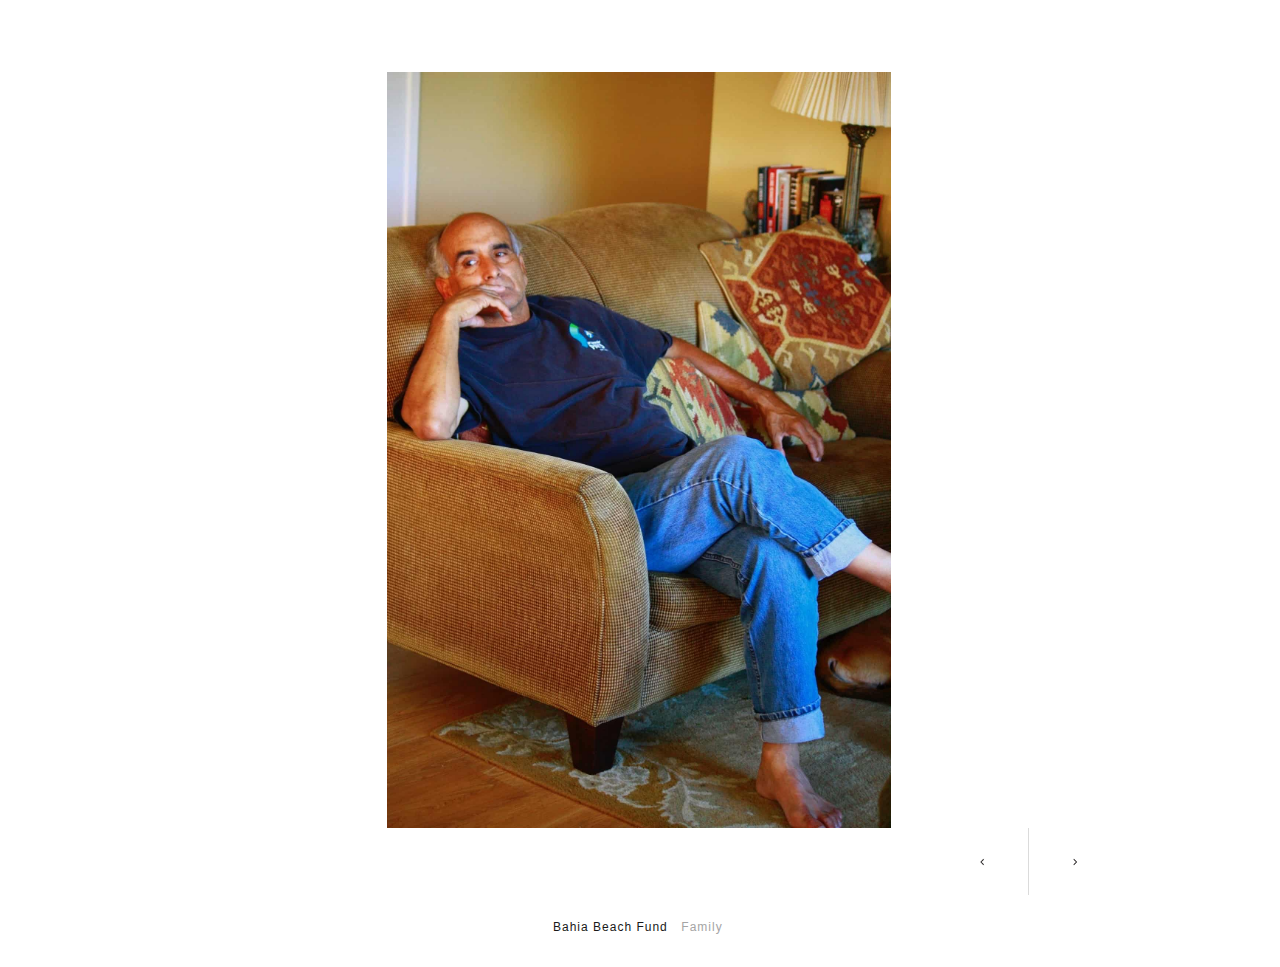
<file: vallejo.html>
<!DOCTYPE html>
<html class="nojs html css_verticalspacer" lang="en-US">
 <head>

  <meta http-equiv="Content-type" content="text/html;charset=UTF-8"/>
  <meta name="generator" content="2015.2.1.352"/>
  
  <script type="text/javascript">
   // Redirect to phone/tablet as necessary
(function(a,b,c){var d=function(){if(navigator.maxTouchPoints>1)return!0;if(window.matchMedia&&window.matchMedia("(-moz-touch-enabled)").matches)return!0;for(var a=["Webkit","Moz","O","ms","Khtml"],b=0,c=a.length;b<c;b++){var f=a[b]+"MaxTouchPoints";if(f in navigator&&navigator[f])return!0}try{return document.createEvent("TouchEvent"),!0}catch(d){}return!1}(),g=function(a){a+="=";for(var b=document.cookie.split(";"),c=0;c<b.length;c++){for(var f=b[c];f.charAt(0)==" ";)f=f.substring(1,f.length);if(f.indexOf(a)==
0)return f.substring(a.length,f.length)}return null};if(g("inbrowserediting")!="true"){var f,g=g("devicelock");g=="phone"&&c?f=c:g=="tablet"&&b&&(f=b);if(g!=a&&!f)if(window.matchMedia)window.matchMedia("(max-device-width: 415px)").matches&&c?f=c:window.matchMedia("(max-device-width: 960px)").matches&&b&&d&&(f=b);else{var a=Math.min(screen.width,screen.height)/(window.devicePixelRatio||1),g=window.screen.systemXDPI||0,i=window.screen.systemYDPI||0,g=g>0&&i>0?Math.min(screen.width/g,screen.height/i):
0;(a<=370||g!=0&&g<=3)&&c?f=c:a<=960&&b&&d&&(f=b)}if(f)document.location=f+(document.location.search||"")+(document.location.hash||""),document.write('<style type="text/css">body {visibility:hidden}</style>')}})("desktop","","phone/vallejo.html");

// Update the 'nojs'/'js' class on the html node
document.documentElement.className = document.documentElement.className.replace(/\bnojs\b/g, 'js');

// Check that all required assets are uploaded and up-to-date
if(typeof Muse == "undefined") window.Muse = {}; window.Muse.assets = {"required":["jquery-1.8.3.min.js", "museutils.js", "museconfig.js", "webpro.js", "musewpslideshow.js", "jquery.museoverlay.js", "touchswipe.js", "jquery.watch.js", "require.js", "vallejo.css"], "outOfDate":[]};
</script>
  
  <link media="only screen and (max-width: 370px)" rel="alternate" href="http://www.jimenezfamilyphotos.org/phone/vallejo.html"/>
  <title>Vallejo</title>
  <!-- CSS -->
  <link rel="stylesheet" type="text/css" href="css/site_global.css?crc=373759255"/>
  <link rel="stylesheet" type="text/css" href="css/vallejo.css?crc=73731885" id="pagesheet"/>
  <!-- IE-only CSS -->
  <!--[if lt IE 9]>
  <link rel="stylesheet" type="text/css" href="css/iefonts_vallejo.css?crc=281420209"/>
  <![endif]-->
  <!-- Other scripts -->
  <script type="text/javascript">
   var __adobewebfontsappname__ = "muse";
</script>
  <!-- JS includes -->
  <script type="text/javascript">
   document.write('\x3Cscript src="' + (document.location.protocol == 'https:' ? 'https:' : 'http:') + '//webfonts.creativecloud.com/open-sans:n4,n3:all.js" type="text/javascript">\x3C/script>');
</script>
   </head>
 <body>

  <div class="clearfix" id="page"><!-- group -->
   <div class="clearfix grpelem" id="pu6476-4"><!-- group -->
    <!-- m_editable region-id="editable-static-tag-U6476-BP_infinity" template="vallejo.html" data-type="html" data-ice-options="disableImageResize,link" -->
    <div class="clearfix grpelem" id="u6476-4" data-muse-uid="U6476" data-muse-type="txt_frame"><!-- content -->
     <p>Bahia Beach Fund</p>
    </div>
    <!-- /m_editable -->
    <div class="SlideShowWidget clearfix HeroFitContent grpelem" id="slideshowu6436"><!-- none box -->
     <div class="popup_anchor" id="u6448popup">
      <div class="SlideShowContentPanel clearfix" id="u6448"><!-- stack box -->
       <!-- m_editable region-id="editable-static-tag-U6453-BP_infinity" template="vallejo.html" data-type="image" data-ice-options="srcAttr=data-src" -->
       <div class="SSSlide clip_frame grpelem" id="u6453" data-muse-uid="U6453" data-muse-type="img_frame"><!-- image -->
        <img class="ImageInclude" id="u6453_img" data-src="images/_mg_5047.jpg?crc=415786406" src="images/blank.gif?crc=4208392903" alt="" data-width="504" data-height="756" data-muse-src="images/_mg_5047.jpg?crc=415786406"/>
       </div>
       <!-- /m_editable -->
       <!-- m_editable region-id="editable-static-tag-U7082-BP_infinity" template="vallejo.html" data-type="image" data-ice-options="srcAttr=data-src" -->
       <div class="SSSlide invi clip_frame grpelem" id="u7082" data-muse-uid="U7082" data-muse-type="img_frame"><!-- image -->
        <img class="ImageInclude" id="u7082_img" data-src="images/_mg_5139.jpg?crc=231231154" src="images/blank.gif?crc=4208392903" alt="" data-width="1133" data-height="756" data-muse-src="images/_mg_5139.jpg?crc=231231154"/>
       </div>
       <!-- /m_editable -->
       <!-- m_editable region-id="editable-static-tag-U7102-BP_infinity" template="vallejo.html" data-type="image" data-ice-options="srcAttr=data-src" -->
       <div class="SSSlide invi clip_frame grpelem" id="u7102" data-muse-uid="U7102" data-muse-type="img_frame"><!-- image -->
        <img class="ImageInclude" id="u7102_img" data-src="images/_mg_5148.jpg?crc=136676632" src="images/blank.gif?crc=4208392903" alt="" data-width="1133" data-height="756" data-muse-src="images/_mg_5148.jpg?crc=136676632"/>
       </div>
       <!-- /m_editable -->
       <!-- m_editable region-id="editable-static-tag-U7122-BP_infinity" template="vallejo.html" data-type="image" data-ice-options="srcAttr=data-src" -->
       <div class="SSSlide invi clip_frame grpelem" id="u7122" data-muse-uid="U7122" data-muse-type="img_frame"><!-- image -->
        <img class="ImageInclude" id="u7122_img" data-src="images/_mg_5150.jpg?crc=66169858" src="images/blank.gif?crc=4208392903" alt="" data-width="1133" data-height="756" data-muse-src="images/_mg_5150.jpg?crc=66169858"/>
       </div>
       <!-- /m_editable -->
       <!-- m_editable region-id="editable-static-tag-U7142-BP_infinity" template="vallejo.html" data-type="image" data-ice-options="srcAttr=data-src" -->
       <div class="SSSlide invi clip_frame grpelem" id="u7142" data-muse-uid="U7142" data-muse-type="img_frame"><!-- image -->
        <img class="ImageInclude" id="u7142_img" data-src="images/_mg_5153.jpg?crc=4179852021" src="images/blank.gif?crc=4208392903" alt="" data-width="1133" data-height="756" data-muse-src="images/_mg_5153.jpg?crc=4179852021"/>
       </div>
       <!-- /m_editable -->
       <!-- m_editable region-id="editable-static-tag-U7162-BP_infinity" template="vallejo.html" data-type="image" data-ice-options="srcAttr=data-src" -->
       <div class="SSSlide invi clip_frame grpelem" id="u7162" data-muse-uid="U7162" data-muse-type="img_frame"><!-- image -->
        <img class="ImageInclude" id="u7162_img" data-src="images/_mg_5158.jpg?crc=3890553877" src="images/blank.gif?crc=4208392903" alt="" data-width="1133" data-height="756" data-muse-src="images/_mg_5158.jpg?crc=3890553877"/>
       </div>
       <!-- /m_editable -->
       <!-- m_editable region-id="editable-static-tag-U7182-BP_infinity" template="vallejo.html" data-type="image" data-ice-options="srcAttr=data-src" -->
       <div class="SSSlide invi clip_frame grpelem" id="u7182" data-muse-uid="U7182" data-muse-type="img_frame"><!-- image -->
        <img class="ImageInclude" id="u7182_img" data-src="images/_mg_5163.jpg?crc=62003140" src="images/blank.gif?crc=4208392903" alt="" data-width="504" data-height="756" data-muse-src="images/_mg_5163.jpg?crc=62003140"/>
       </div>
       <!-- /m_editable -->
       <!-- m_editable region-id="editable-static-tag-U7202-BP_infinity" template="vallejo.html" data-type="image" data-ice-options="srcAttr=data-src" -->
       <div class="SSSlide invi clip_frame grpelem" id="u7202" data-muse-uid="U7202" data-muse-type="img_frame"><!-- image -->
        <img class="ImageInclude" id="u7202_img" data-src="images/_mg_5195.jpg?crc=4096978407" src="images/blank.gif?crc=4208392903" alt="" data-width="1133" data-height="756" data-muse-src="images/_mg_5195.jpg?crc=4096978407"/>
       </div>
       <!-- /m_editable -->
       <!-- m_editable region-id="editable-static-tag-U7222-BP_infinity" template="vallejo.html" data-type="image" data-ice-options="srcAttr=data-src" -->
       <div class="SSSlide invi clip_frame grpelem" id="u7222" data-muse-uid="U7222" data-muse-type="img_frame"><!-- image -->
        <img class="ImageInclude" id="u7222_img" data-src="images/_mg_5198.jpg?crc=60408188" src="images/blank.gif?crc=4208392903" alt="" data-width="1133" data-height="756" data-muse-src="images/_mg_5198.jpg?crc=60408188"/>
       </div>
       <!-- /m_editable -->
       <!-- m_editable region-id="editable-static-tag-U7242-BP_infinity" template="vallejo.html" data-type="image" data-ice-options="srcAttr=data-src" -->
       <div class="SSSlide invi clip_frame grpelem" id="u7242" data-muse-uid="U7242" data-muse-type="img_frame"><!-- image -->
        <img class="ImageInclude" id="u7242_img" data-src="images/_mg_5202.jpg?crc=367077095" src="images/blank.gif?crc=4208392903" alt="" data-width="504" data-height="756" data-muse-src="images/_mg_5202.jpg?crc=367077095"/>
       </div>
       <!-- /m_editable -->
       <!-- m_editable region-id="editable-static-tag-U7262-BP_infinity" template="vallejo.html" data-type="image" data-ice-options="srcAttr=data-src" -->
       <div class="SSSlide invi clip_frame grpelem" id="u7262" data-muse-uid="U7262" data-muse-type="img_frame"><!-- image -->
        <img class="ImageInclude" id="u7262_img" data-src="images/_mg_5209.jpg?crc=3814854251" src="images/blank.gif?crc=4208392903" alt="" data-width="593" data-height="756" data-muse-src="images/_mg_5209.jpg?crc=3814854251"/>
       </div>
       <!-- /m_editable -->
       <!-- m_editable region-id="editable-static-tag-U7282-BP_infinity" template="vallejo.html" data-type="image" data-ice-options="srcAttr=data-src" -->
       <div class="SSSlide invi clip_frame grpelem" id="u7282" data-muse-uid="U7282" data-muse-type="img_frame"><!-- image -->
        <img class="ImageInclude" id="u7282_img" data-src="images/_mg_5214.jpg?crc=196630759" src="images/blank.gif?crc=4208392903" alt="" data-width="1133" data-height="756" data-muse-src="images/_mg_5214.jpg?crc=196630759"/>
       </div>
       <!-- /m_editable -->
       <!-- m_editable region-id="editable-static-tag-U7302-BP_infinity" template="vallejo.html" data-type="image" data-ice-options="srcAttr=data-src" -->
       <div class="SSSlide invi clip_frame grpelem" id="u7302" data-muse-uid="U7302" data-muse-type="img_frame"><!-- image -->
        <img class="ImageInclude" id="u7302_img" data-src="images/_mg_5216.jpg?crc=435967765" src="images/blank.gif?crc=4208392903" alt="" data-width="1133" data-height="756" data-muse-src="images/_mg_5216.jpg?crc=435967765"/>
       </div>
       <!-- /m_editable -->
       <!-- m_editable region-id="editable-static-tag-U7322-BP_infinity" template="vallejo.html" data-type="image" data-ice-options="srcAttr=data-src" -->
       <div class="SSSlide invi clip_frame grpelem" id="u7322" data-muse-uid="U7322" data-muse-type="img_frame"><!-- image -->
        <img class="ImageInclude" id="u7322_img" data-src="images/_mg_5224.jpg?crc=368784661" src="images/blank.gif?crc=4208392903" alt="" data-width="504" data-height="756" data-muse-src="images/_mg_5224.jpg?crc=368784661"/>
       </div>
       <!-- /m_editable -->
       <!-- m_editable region-id="editable-static-tag-U7342-BP_infinity" template="vallejo.html" data-type="image" data-ice-options="srcAttr=data-src" -->
       <div class="SSSlide invi clip_frame grpelem" id="u7342" data-muse-uid="U7342" data-muse-type="img_frame"><!-- image -->
        <img class="ImageInclude" id="u7342_img" data-src="images/_mg_5226.jpg?crc=272327829" src="images/blank.gif?crc=4208392903" alt="" data-width="1133" data-height="756" data-muse-src="images/_mg_5226.jpg?crc=272327829"/>
       </div>
       <!-- /m_editable -->
       <!-- m_editable region-id="editable-static-tag-U7362-BP_infinity" template="vallejo.html" data-type="image" data-ice-options="srcAttr=data-src" -->
       <div class="SSSlide invi clip_frame grpelem" id="u7362" data-muse-uid="U7362" data-muse-type="img_frame"><!-- image -->
        <img class="ImageInclude" id="u7362_img" data-src="images/_mg_5237.jpg?crc=494600963" src="images/blank.gif?crc=4208392903" alt="" data-width="504" data-height="756" data-muse-src="images/_mg_5237.jpg?crc=494600963"/>
       </div>
       <!-- /m_editable -->
       <!-- m_editable region-id="editable-static-tag-U7382-BP_infinity" template="vallejo.html" data-type="image" data-ice-options="srcAttr=data-src" -->
       <div class="SSSlide invi clip_frame grpelem" id="u7382" data-muse-uid="U7382" data-muse-type="img_frame"><!-- image -->
        <img class="ImageInclude" id="u7382_img" data-src="images/_mg_5245.jpg?crc=128352130" src="images/blank.gif?crc=4208392903" alt="" data-width="1133" data-height="756" data-muse-src="images/_mg_5245.jpg?crc=128352130"/>
       </div>
       <!-- /m_editable -->
       <!-- m_editable region-id="editable-static-tag-U7402-BP_infinity" template="vallejo.html" data-type="image" data-ice-options="srcAttr=data-src" -->
       <div class="SSSlide invi clip_frame grpelem" id="u7402" data-muse-uid="U7402" data-muse-type="img_frame"><!-- image -->
        <img class="ImageInclude" id="u7402_img" data-src="images/_mg_5263-mix.jpg?crc=115737799" src="images/blank.gif?crc=4208392903" alt="" data-width="756" data-height="756" data-muse-src="images/_mg_5263-mix.jpg?crc=115737799"/>
       </div>
       <!-- /m_editable -->
       <!-- m_editable region-id="editable-static-tag-U7422-BP_infinity" template="vallejo.html" data-type="image" data-ice-options="srcAttr=data-src" -->
       <div class="SSSlide invi clip_frame grpelem" id="u7422" data-muse-uid="U7422" data-muse-type="img_frame"><!-- image -->
        <img class="ImageInclude" id="u7422_img" data-src="images/_mg_5273.jpg?crc=143539979" src="images/blank.gif?crc=4208392903" alt="" data-width="504" data-height="756" data-muse-src="images/_mg_5273.jpg?crc=143539979"/>
       </div>
       <!-- /m_editable -->
       <!-- m_editable region-id="editable-static-tag-U7442-BP_infinity" template="vallejo.html" data-type="image" data-ice-options="srcAttr=data-src" -->
       <div class="SSSlide invi clip_frame grpelem" id="u7442" data-muse-uid="U7442" data-muse-type="img_frame"><!-- image -->
        <img class="ImageInclude" id="u7442_img" data-src="images/_mg_5277.jpg?crc=362073767" src="images/blank.gif?crc=4208392903" alt="" data-width="1133" data-height="756" data-muse-src="images/_mg_5277.jpg?crc=362073767"/>
       </div>
       <!-- /m_editable -->
       <!-- m_editable region-id="editable-static-tag-U7462-BP_infinity" template="vallejo.html" data-type="image" data-ice-options="srcAttr=data-src" -->
       <div class="SSSlide invi clip_frame grpelem" id="u7462" data-muse-uid="U7462" data-muse-type="img_frame"><!-- image -->
        <img class="ImageInclude" id="u7462_img" data-src="images/_mg_5280.jpg?crc=176998040" src="images/blank.gif?crc=4208392903" alt="" data-width="1133" data-height="756" data-muse-src="images/_mg_5280.jpg?crc=176998040"/>
       </div>
       <!-- /m_editable -->
       <!-- m_editable region-id="editable-static-tag-U7482-BP_infinity" template="vallejo.html" data-type="image" data-ice-options="srcAttr=data-src" -->
       <div class="SSSlide invi clip_frame grpelem" id="u7482" data-muse-uid="U7482" data-muse-type="img_frame"><!-- image -->
        <img class="ImageInclude" id="u7482_img" data-src="images/_mg_5364.jpg?crc=4199061818" src="images/blank.gif?crc=4208392903" alt="" data-width="504" data-height="756" data-muse-src="images/_mg_5364.jpg?crc=4199061818"/>
       </div>
       <!-- /m_editable -->
       <!-- m_editable region-id="editable-static-tag-U7502-BP_infinity" template="vallejo.html" data-type="image" data-ice-options="srcAttr=data-src" -->
       <div class="SSSlide invi clip_frame grpelem" id="u7502" data-muse-uid="U7502" data-muse-type="img_frame"><!-- image -->
        <img class="ImageInclude" id="u7502_img" data-src="images/_mg_5373.jpg?crc=4216497998" src="images/blank.gif?crc=4208392903" alt="" data-width="504" data-height="756" data-muse-src="images/_mg_5373.jpg?crc=4216497998"/>
       </div>
       <!-- /m_editable -->
       <!-- m_editable region-id="editable-static-tag-U7522-BP_infinity" template="vallejo.html" data-type="image" data-ice-options="srcAttr=data-src" -->
       <div class="SSSlide invi clip_frame grpelem" id="u7522" data-muse-uid="U7522" data-muse-type="img_frame"><!-- image -->
        <img class="ImageInclude" id="u7522_img" data-src="images/_mg_5377.jpg?crc=4076262982" src="images/blank.gif?crc=4208392903" alt="" data-width="1133" data-height="756" data-muse-src="images/_mg_5377.jpg?crc=4076262982"/>
       </div>
       <!-- /m_editable -->
       <!-- m_editable region-id="editable-static-tag-U7542-BP_infinity" template="vallejo.html" data-type="image" data-ice-options="srcAttr=data-src" -->
       <div class="SSSlide invi clip_frame grpelem" id="u7542" data-muse-uid="U7542" data-muse-type="img_frame"><!-- image -->
        <img class="ImageInclude" id="u7542_img" data-src="images/_mg_5397.jpg?crc=145499078" src="images/blank.gif?crc=4208392903" alt="" data-width="504" data-height="756" data-muse-src="images/_mg_5397.jpg?crc=145499078"/>
       </div>
       <!-- /m_editable -->
       <!-- m_editable region-id="editable-static-tag-U7562-BP_infinity" template="vallejo.html" data-type="image" data-ice-options="srcAttr=data-src" -->
       <div class="SSSlide invi clip_frame grpelem" id="u7562" data-muse-uid="U7562" data-muse-type="img_frame"><!-- image -->
        <img class="ImageInclude" id="u7562_img" data-src="images/_mg_5399.jpg?crc=246100067" src="images/blank.gif?crc=4208392903" alt="" data-width="504" data-height="756" data-muse-src="images/_mg_5399.jpg?crc=246100067"/>
       </div>
       <!-- /m_editable -->
       <!-- m_editable region-id="editable-static-tag-U7582-BP_infinity" template="vallejo.html" data-type="image" data-ice-options="srcAttr=data-src" -->
       <div class="SSSlide invi clip_frame grpelem" id="u7582" data-muse-uid="U7582" data-muse-type="img_frame"><!-- image -->
        <img class="ImageInclude" id="u7582_img" data-src="images/_mg_5411.jpg?crc=132075540" src="images/blank.gif?crc=4208392903" alt="" data-width="504" data-height="756" data-muse-src="images/_mg_5411.jpg?crc=132075540"/>
       </div>
       <!-- /m_editable -->
       <!-- m_editable region-id="editable-static-tag-U7602-BP_infinity" template="vallejo.html" data-type="image" data-ice-options="srcAttr=data-src" -->
       <div class="SSSlide invi clip_frame grpelem" id="u7602" data-muse-uid="U7602" data-muse-type="img_frame"><!-- image -->
        <img class="ImageInclude" id="u7602_img" data-src="images/_mg_5418.jpg?crc=2799985" src="images/blank.gif?crc=4208392903" alt="" data-width="1133" data-height="756" data-muse-src="images/_mg_5418.jpg?crc=2799985"/>
       </div>
       <!-- /m_editable -->
       <!-- m_editable region-id="editable-static-tag-U7622-BP_infinity" template="vallejo.html" data-type="image" data-ice-options="srcAttr=data-src" -->
       <div class="SSSlide invi clip_frame grpelem" id="u7622" data-muse-uid="U7622" data-muse-type="img_frame"><!-- image -->
        <img class="ImageInclude" id="u7622_img" data-src="images/_mg_5438.jpg?crc=4115844691" src="images/blank.gif?crc=4208392903" alt="" data-width="504" data-height="756" data-muse-src="images/_mg_5438.jpg?crc=4115844691"/>
       </div>
       <!-- /m_editable -->
       <!-- m_editable region-id="editable-static-tag-U7642-BP_infinity" template="vallejo.html" data-type="image" data-ice-options="srcAttr=data-src" -->
       <div class="SSSlide invi clip_frame grpelem" id="u7642" data-muse-uid="U7642" data-muse-type="img_frame"><!-- image -->
        <img class="ImageInclude" id="u7642_img" data-src="images/_mg_5441.jpg?crc=3911983371" src="images/blank.gif?crc=4208392903" alt="" data-width="504" data-height="756" data-muse-src="images/_mg_5441.jpg?crc=3911983371"/>
       </div>
       <!-- /m_editable -->
       <!-- m_editable region-id="editable-static-tag-U7662-BP_infinity" template="vallejo.html" data-type="image" data-ice-options="srcAttr=data-src" -->
       <div class="SSSlide invi clip_frame grpelem" id="u7662" data-muse-uid="U7662" data-muse-type="img_frame"><!-- image -->
        <img class="ImageInclude" id="u7662_img" data-src="images/_mg_5442.jpg?crc=4014245" src="images/blank.gif?crc=4208392903" alt="" data-width="504" data-height="756" data-muse-src="images/_mg_5442.jpg?crc=4014245"/>
       </div>
       <!-- /m_editable -->
       <!-- m_editable region-id="editable-static-tag-U7682-BP_infinity" template="vallejo.html" data-type="image" data-ice-options="srcAttr=data-src" -->
       <div class="SSSlide invi clip_frame grpelem" id="u7682" data-muse-uid="U7682" data-muse-type="img_frame"><!-- image -->
        <img class="ImageInclude" id="u7682_img" data-src="images/_mg_5459.jpg?crc=220253598" src="images/blank.gif?crc=4208392903" alt="" data-width="506" data-height="756" data-muse-src="images/_mg_5459.jpg?crc=220253598"/>
       </div>
       <!-- /m_editable -->
       <!-- m_editable region-id="editable-static-tag-U7702-BP_infinity" template="vallejo.html" data-type="image" data-ice-options="srcAttr=data-src" -->
       <div class="SSSlide invi clip_frame grpelem" id="u7702" data-muse-uid="U7702" data-muse-type="img_frame"><!-- image -->
        <img class="ImageInclude" id="u7702_img" data-src="images/_mg_5463.jpg?crc=38951083" src="images/blank.gif?crc=4208392903" alt="" data-width="1133" data-height="756" data-muse-src="images/_mg_5463.jpg?crc=38951083"/>
       </div>
       <!-- /m_editable -->
       <!-- m_editable region-id="editable-static-tag-U7722-BP_infinity" template="vallejo.html" data-type="image" data-ice-options="srcAttr=data-src" -->
       <div class="SSSlide invi clip_frame grpelem" id="u7722" data-muse-uid="U7722" data-muse-type="img_frame"><!-- image -->
        <img class="ImageInclude" id="u7722_img" data-src="images/_mg_5465.jpg?crc=109546606" src="images/blank.gif?crc=4208392903" alt="" data-width="1133" data-height="756" data-muse-src="images/_mg_5465.jpg?crc=109546606"/>
       </div>
       <!-- /m_editable -->
       <!-- m_editable region-id="editable-static-tag-U7742-BP_infinity" template="vallejo.html" data-type="image" data-ice-options="srcAttr=data-src" -->
       <div class="SSSlide invi clip_frame grpelem" id="u7742" data-muse-uid="U7742" data-muse-type="img_frame"><!-- image -->
        <img class="ImageInclude" id="u7742_img" data-src="images/_mg_5482.jpg?crc=4091125336" src="images/blank.gif?crc=4208392903" alt="" data-width="1133" data-height="756" data-muse-src="images/_mg_5482.jpg?crc=4091125336"/>
       </div>
       <!-- /m_editable -->
       <!-- m_editable region-id="editable-static-tag-U7762-BP_infinity" template="vallejo.html" data-type="image" data-ice-options="srcAttr=data-src" -->
       <div class="SSSlide invi clip_frame grpelem" id="u7762" data-muse-uid="U7762" data-muse-type="img_frame"><!-- image -->
        <img class="ImageInclude" id="u7762_img" data-src="images/_mg_5485.jpg?crc=134887767" src="images/blank.gif?crc=4208392903" alt="" data-width="504" data-height="756" data-muse-src="images/_mg_5485.jpg?crc=134887767"/>
       </div>
       <!-- /m_editable -->
       <!-- m_editable region-id="editable-static-tag-U7782-BP_infinity" template="vallejo.html" data-type="image" data-ice-options="srcAttr=data-src" -->
       <div class="SSSlide invi clip_frame grpelem" id="u7782" data-muse-uid="U7782" data-muse-type="img_frame"><!-- image -->
        <img class="ImageInclude" id="u7782_img" data-src="images/_mg_5488.jpg?crc=496381353" src="images/blank.gif?crc=4208392903" alt="" data-width="1133" data-height="756" data-muse-src="images/_mg_5488.jpg?crc=496381353"/>
       </div>
       <!-- /m_editable -->
       <!-- m_editable region-id="editable-static-tag-U7802-BP_infinity" template="vallejo.html" data-type="image" data-ice-options="srcAttr=data-src" -->
       <div class="SSSlide invi clip_frame grpelem" id="u7802" data-muse-uid="U7802" data-muse-type="img_frame"><!-- image -->
        <img class="ImageInclude" id="u7802_img" data-src="images/_mg_5492-mix.jpg?crc=13249098" src="images/blank.gif?crc=4208392903" alt="" data-width="756" data-height="756" data-muse-src="images/_mg_5492-mix.jpg?crc=13249098"/>
       </div>
       <!-- /m_editable -->
       <!-- m_editable region-id="editable-static-tag-U7822-BP_infinity" template="vallejo.html" data-type="image" data-ice-options="srcAttr=data-src" -->
       <div class="SSSlide invi clip_frame grpelem" id="u7822" data-muse-uid="U7822" data-muse-type="img_frame"><!-- image -->
        <img class="ImageInclude" id="u7822_img" data-src="images/_mg_5493.jpg?crc=306483060" src="images/blank.gif?crc=4208392903" alt="" data-width="504" data-height="756" data-muse-src="images/_mg_5493.jpg?crc=306483060"/>
       </div>
       <!-- /m_editable -->
       <!-- m_editable region-id="editable-static-tag-U7842-BP_infinity" template="vallejo.html" data-type="image" data-ice-options="srcAttr=data-src" -->
       <div class="SSSlide invi clip_frame grpelem" id="u7842" data-muse-uid="U7842" data-muse-type="img_frame"><!-- image -->
        <img class="ImageInclude" id="u7842_img" data-src="images/_mg_5494.jpg?crc=3803250253" src="images/blank.gif?crc=4208392903" alt="" data-width="504" data-height="756" data-muse-src="images/_mg_5494.jpg?crc=3803250253"/>
       </div>
       <!-- /m_editable -->
       <!-- m_editable region-id="editable-static-tag-U7862-BP_infinity" template="vallejo.html" data-type="image" data-ice-options="srcAttr=data-src" -->
       <div class="SSSlide invi clip_frame grpelem" id="u7862" data-muse-uid="U7862" data-muse-type="img_frame"><!-- image -->
        <img class="ImageInclude" id="u7862_img" data-src="images/_mg_5503.jpg?crc=328121100" src="images/blank.gif?crc=4208392903" alt="" data-width="1133" data-height="756" data-muse-src="images/_mg_5503.jpg?crc=328121100"/>
       </div>
       <!-- /m_editable -->
       <!-- m_editable region-id="editable-static-tag-U7882-BP_infinity" template="vallejo.html" data-type="image" data-ice-options="srcAttr=data-src" -->
       <div class="SSSlide invi clip_frame grpelem" id="u7882" data-muse-uid="U7882" data-muse-type="img_frame"><!-- image -->
        <img class="ImageInclude" id="u7882_img" data-src="images/_mg_5506.jpg?crc=48407649" src="images/blank.gif?crc=4208392903" alt="" data-width="1133" data-height="756" data-muse-src="images/_mg_5506.jpg?crc=48407649"/>
       </div>
       <!-- /m_editable -->
       <!-- m_editable region-id="editable-static-tag-U7902-BP_infinity" template="vallejo.html" data-type="image" data-ice-options="srcAttr=data-src" -->
       <div class="SSSlide invi clip_frame grpelem" id="u7902" data-muse-uid="U7902" data-muse-type="img_frame"><!-- image -->
        <img class="ImageInclude" id="u7902_img" data-src="images/_mg_5519.jpg?crc=245245575" src="images/blank.gif?crc=4208392903" alt="" data-width="504" data-height="756" data-muse-src="images/_mg_5519.jpg?crc=245245575"/>
       </div>
       <!-- /m_editable -->
       <!-- m_editable region-id="editable-static-tag-U7922-BP_infinity" template="vallejo.html" data-type="image" data-ice-options="srcAttr=data-src" -->
       <div class="SSSlide invi clip_frame grpelem" id="u7922" data-muse-uid="U7922" data-muse-type="img_frame"><!-- image -->
        <img class="ImageInclude" id="u7922_img" data-src="images/_mg_5526.jpg?crc=80426665" src="images/blank.gif?crc=4208392903" alt="" data-width="1133" data-height="756" data-muse-src="images/_mg_5526.jpg?crc=80426665"/>
       </div>
       <!-- /m_editable -->
       <!-- m_editable region-id="editable-static-tag-U7942-BP_infinity" template="vallejo.html" data-type="image" data-ice-options="srcAttr=data-src" -->
       <div class="SSSlide invi clip_frame grpelem" id="u7942" data-muse-uid="U7942" data-muse-type="img_frame"><!-- image -->
        <img class="ImageInclude" id="u7942_img" data-src="images/_mg_5543.jpg?crc=4125407575" src="images/blank.gif?crc=4208392903" alt="" data-width="504" data-height="756" data-muse-src="images/_mg_5543.jpg?crc=4125407575"/>
       </div>
       <!-- /m_editable -->
       <!-- m_editable region-id="editable-static-tag-U7962-BP_infinity" template="vallejo.html" data-type="image" data-ice-options="srcAttr=data-src" -->
       <div class="SSSlide invi clip_frame grpelem" id="u7962" data-muse-uid="U7962" data-muse-type="img_frame"><!-- image -->
        <img class="ImageInclude" id="u7962_img" data-src="images/_mg_5544.jpg?crc=4092578755" src="images/blank.gif?crc=4208392903" alt="" data-width="504" data-height="756" data-muse-src="images/_mg_5544.jpg?crc=4092578755"/>
       </div>
       <!-- /m_editable -->
       <!-- m_editable region-id="editable-static-tag-U7982-BP_infinity" template="vallejo.html" data-type="image" data-ice-options="srcAttr=data-src" -->
       <div class="SSSlide invi clip_frame grpelem" id="u7982" data-muse-uid="U7982" data-muse-type="img_frame"><!-- image -->
        <img class="ImageInclude" id="u7982_img" data-src="images/_mg_5548.jpg?crc=3843658334" src="images/blank.gif?crc=4208392903" alt="" data-width="1133" data-height="756" data-muse-src="images/_mg_5548.jpg?crc=3843658334"/>
       </div>
       <!-- /m_editable -->
       <!-- m_editable region-id="editable-static-tag-U8002-BP_infinity" template="vallejo.html" data-type="image" data-ice-options="srcAttr=data-src" -->
       <div class="SSSlide invi clip_frame grpelem" id="u8002" data-muse-uid="U8002" data-muse-type="img_frame"><!-- image -->
        <img class="ImageInclude" id="u8002_img" data-src="images/_mg_5552.jpg?crc=4165848129" src="images/blank.gif?crc=4208392903" alt="" data-width="504" data-height="756" data-muse-src="images/_mg_5552.jpg?crc=4165848129"/>
       </div>
       <!-- /m_editable -->
       <!-- m_editable region-id="editable-static-tag-U8022-BP_infinity" template="vallejo.html" data-type="image" data-ice-options="srcAttr=data-src" -->
       <div class="SSSlide invi clip_frame grpelem" id="u8022" data-muse-uid="U8022" data-muse-type="img_frame"><!-- image -->
        <img class="ImageInclude" id="u8022_img" data-src="images/_mg_5553.jpg?crc=87556995" src="images/blank.gif?crc=4208392903" alt="" data-width="504" data-height="756" data-muse-src="images/_mg_5553.jpg?crc=87556995"/>
       </div>
       <!-- /m_editable -->
       <!-- m_editable region-id="editable-static-tag-U8042-BP_infinity" template="vallejo.html" data-type="image" data-ice-options="srcAttr=data-src" -->
       <div class="SSSlide invi clip_frame grpelem" id="u8042" data-muse-uid="U8042" data-muse-type="img_frame"><!-- image -->
        <img class="ImageInclude" id="u8042_img" data-src="images/_mg_5556.jpg?crc=4145323377" src="images/blank.gif?crc=4208392903" alt="" data-width="504" data-height="756" data-muse-src="images/_mg_5556.jpg?crc=4145323377"/>
       </div>
       <!-- /m_editable -->
       <!-- m_editable region-id="editable-static-tag-U8062-BP_infinity" template="vallejo.html" data-type="image" data-ice-options="srcAttr=data-src" -->
       <div class="SSSlide invi clip_frame grpelem" id="u8062" data-muse-uid="U8062" data-muse-type="img_frame"><!-- image -->
        <img class="ImageInclude" id="u8062_img" data-src="images/_mg_5562.jpg?crc=4166326732" src="images/blank.gif?crc=4208392903" alt="" data-width="1133" data-height="756" data-muse-src="images/_mg_5562.jpg?crc=4166326732"/>
       </div>
       <!-- /m_editable -->
       <!-- m_editable region-id="editable-static-tag-U8082-BP_infinity" template="vallejo.html" data-type="image" data-ice-options="srcAttr=data-src" -->
       <div class="SSSlide invi clip_frame grpelem" id="u8082" data-muse-uid="U8082" data-muse-type="img_frame"><!-- image -->
        <img class="ImageInclude" id="u8082_img" data-src="images/_mg_5563.jpg?crc=482603897" src="images/blank.gif?crc=4208392903" alt="" data-width="1133" data-height="756" data-muse-src="images/_mg_5563.jpg?crc=482603897"/>
       </div>
       <!-- /m_editable -->
       <!-- m_editable region-id="editable-static-tag-U8102-BP_infinity" template="vallejo.html" data-type="image" data-ice-options="srcAttr=data-src" -->
       <div class="SSSlide invi clip_frame grpelem" id="u8102" data-muse-uid="U8102" data-muse-type="img_frame"><!-- image -->
        <img class="ImageInclude" id="u8102_img" data-src="images/_mg_5576.jpg?crc=316886950" src="images/blank.gif?crc=4208392903" alt="" data-width="504" data-height="756" data-muse-src="images/_mg_5576.jpg?crc=316886950"/>
       </div>
       <!-- /m_editable -->
       <!-- m_editable region-id="editable-static-tag-U8122-BP_infinity" template="vallejo.html" data-type="image" data-ice-options="srcAttr=data-src" -->
       <div class="SSSlide invi clip_frame grpelem" id="u8122" data-muse-uid="U8122" data-muse-type="img_frame"><!-- image -->
        <img class="ImageInclude" id="u8122_img" data-src="images/_mg_5585_00.jpg?crc=4200803458" src="images/blank.gif?crc=4208392903" alt="" data-width="1133" data-height="756" data-muse-src="images/_mg_5585_00.jpg?crc=4200803458"/>
       </div>
       <!-- /m_editable -->
       <!-- m_editable region-id="editable-static-tag-U8142-BP_infinity" template="vallejo.html" data-type="image" data-ice-options="srcAttr=data-src" -->
       <div class="SSSlide invi clip_frame grpelem" id="u8142" data-muse-uid="U8142" data-muse-type="img_frame"><!-- image -->
        <img class="ImageInclude" id="u8142_img" data-src="images/_mg_5589.jpg?crc=354835663" src="images/blank.gif?crc=4208392903" alt="" data-width="1133" data-height="756" data-muse-src="images/_mg_5589.jpg?crc=354835663"/>
       </div>
       <!-- /m_editable -->
       <!-- m_editable region-id="editable-static-tag-U8162-BP_infinity" template="vallejo.html" data-type="image" data-ice-options="srcAttr=data-src" -->
       <div class="SSSlide invi clip_frame grpelem" id="u8162" data-muse-uid="U8162" data-muse-type="img_frame"><!-- image -->
        <img class="ImageInclude" id="u8162_img" data-src="images/_mg_5609.jpg?crc=21608772" src="images/blank.gif?crc=4208392903" alt="" data-width="1133" data-height="756" data-muse-src="images/_mg_5609.jpg?crc=21608772"/>
       </div>
       <!-- /m_editable -->
       <!-- m_editable region-id="editable-static-tag-U8182-BP_infinity" template="vallejo.html" data-type="image" data-ice-options="srcAttr=data-src" -->
       <div class="SSSlide invi clip_frame grpelem" id="u8182" data-muse-uid="U8182" data-muse-type="img_frame"><!-- image -->
        <img class="ImageInclude" id="u8182_img" data-src="images/_mg_5615.jpg?crc=3903234543" src="images/blank.gif?crc=4208392903" alt="" data-width="504" data-height="756" data-muse-src="images/_mg_5615.jpg?crc=3903234543"/>
       </div>
       <!-- /m_editable -->
       <!-- m_editable region-id="editable-static-tag-U8202-BP_infinity" template="vallejo.html" data-type="image" data-ice-options="srcAttr=data-src" -->
       <div class="SSSlide invi clip_frame grpelem" id="u8202" data-muse-uid="U8202" data-muse-type="img_frame"><!-- image -->
        <img class="ImageInclude" id="u8202_img" data-src="images/_mg_5643.jpg?crc=402624417" src="images/blank.gif?crc=4208392903" alt="" data-width="504" data-height="756" data-muse-src="images/_mg_5643.jpg?crc=402624417"/>
       </div>
       <!-- /m_editable -->
       <!-- m_editable region-id="editable-static-tag-U8222-BP_infinity" template="vallejo.html" data-type="image" data-ice-options="srcAttr=data-src" -->
       <div class="SSSlide invi clip_frame grpelem" id="u8222" data-muse-uid="U8222" data-muse-type="img_frame"><!-- image -->
        <img class="ImageInclude" id="u8222_img" data-src="images/_mg_5662.jpg?crc=169563675" src="images/blank.gif?crc=4208392903" alt="" data-width="1133" data-height="756" data-muse-src="images/_mg_5662.jpg?crc=169563675"/>
       </div>
       <!-- /m_editable -->
       <!-- m_editable region-id="editable-static-tag-U8242-BP_infinity" template="vallejo.html" data-type="image" data-ice-options="srcAttr=data-src" -->
       <div class="SSSlide invi clip_frame grpelem" id="u8242" data-muse-uid="U8242" data-muse-type="img_frame"><!-- image -->
        <img class="ImageInclude" id="u8242_img" data-src="images/_mg_5678.jpg?crc=4132993496" src="images/blank.gif?crc=4208392903" alt="" data-width="1148" data-height="756" data-muse-src="images/_mg_5678.jpg?crc=4132993496"/>
       </div>
       <!-- /m_editable -->
       <!-- m_editable region-id="editable-static-tag-U8262-BP_infinity" template="vallejo.html" data-type="image" data-ice-options="srcAttr=data-src" -->
       <div class="SSSlide invi clip_frame grpelem" id="u8262" data-muse-uid="U8262" data-muse-type="img_frame"><!-- image -->
        <img class="ImageInclude" id="u8262_img" data-src="images/_mg_5699.jpg?crc=250314546" src="images/blank.gif?crc=4208392903" alt="" data-width="504" data-height="756" data-muse-src="images/_mg_5699.jpg?crc=250314546"/>
       </div>
       <!-- /m_editable -->
       <!-- m_editable region-id="editable-static-tag-U8282-BP_infinity" template="vallejo.html" data-type="image" data-ice-options="srcAttr=data-src" -->
       <div class="SSSlide invi clip_frame grpelem" id="u8282" data-muse-uid="U8282" data-muse-type="img_frame"><!-- image -->
        <img class="ImageInclude" id="u8282_img" data-src="images/_mg_5726.jpg?crc=4279453037" src="images/blank.gif?crc=4208392903" alt="" data-width="1133" data-height="756" data-muse-src="images/_mg_5726.jpg?crc=4279453037"/>
       </div>
       <!-- /m_editable -->
       <!-- m_editable region-id="editable-static-tag-U8302-BP_infinity" template="vallejo.html" data-type="image" data-ice-options="srcAttr=data-src" -->
       <div class="SSSlide invi clip_frame grpelem" id="u8302" data-muse-uid="U8302" data-muse-type="img_frame"><!-- image -->
        <img class="ImageInclude" id="u8302_img" data-src="images/_mg_5763.jpg?crc=4169520646" src="images/blank.gif?crc=4208392903" alt="" data-width="1133" data-height="756" data-muse-src="images/_mg_5763.jpg?crc=4169520646"/>
       </div>
       <!-- /m_editable -->
       <!-- m_editable region-id="editable-static-tag-U8322-BP_infinity" template="vallejo.html" data-type="image" data-ice-options="srcAttr=data-src" -->
       <div class="SSSlide invi clip_frame grpelem" id="u8322" data-muse-uid="U8322" data-muse-type="img_frame"><!-- image -->
        <img class="ImageInclude" id="u8322_img" data-src="images/_mg_5769.jpg?crc=173224044" src="images/blank.gif?crc=4208392903" alt="" data-width="1133" data-height="756" data-muse-src="images/_mg_5769.jpg?crc=173224044"/>
       </div>
       <!-- /m_editable -->
       <!-- m_editable region-id="editable-static-tag-U8342-BP_infinity" template="vallejo.html" data-type="image" data-ice-options="srcAttr=data-src" -->
       <div class="SSSlide invi clip_frame grpelem" id="u8342" data-muse-uid="U8342" data-muse-type="img_frame"><!-- image -->
        <img class="ImageInclude" id="u8342_img" data-src="images/_mg_5771.jpg?crc=3807345185" src="images/blank.gif?crc=4208392903" alt="" data-width="504" data-height="756" data-muse-src="images/_mg_5771.jpg?crc=3807345185"/>
       </div>
       <!-- /m_editable -->
       <!-- m_editable region-id="editable-static-tag-U8362-BP_infinity" template="vallejo.html" data-type="image" data-ice-options="srcAttr=data-src" -->
       <div class="SSSlide invi clip_frame grpelem" id="u8362" data-muse-uid="U8362" data-muse-type="img_frame"><!-- image -->
        <img class="ImageInclude" id="u8362_img" data-src="images/_mg_5780.jpg?crc=4007910120" src="images/blank.gif?crc=4208392903" alt="" data-width="1133" data-height="756" data-muse-src="images/_mg_5780.jpg?crc=4007910120"/>
       </div>
       <!-- /m_editable -->
       <!-- m_editable region-id="editable-static-tag-U8382-BP_infinity" template="vallejo.html" data-type="image" data-ice-options="srcAttr=data-src" -->
       <div class="SSSlide invi clip_frame grpelem" id="u8382" data-muse-uid="U8382" data-muse-type="img_frame"><!-- image -->
        <img class="ImageInclude" id="u8382_img" data-src="images/_mg_5784.jpg?crc=279476877" src="images/blank.gif?crc=4208392903" alt="" data-width="1133" data-height="756" data-muse-src="images/_mg_5784.jpg?crc=279476877"/>
       </div>
       <!-- /m_editable -->
       <!-- m_editable region-id="editable-static-tag-U8402-BP_infinity" template="vallejo.html" data-type="image" data-ice-options="srcAttr=data-src" -->
       <div class="SSSlide invi clip_frame grpelem" id="u8402" data-muse-uid="U8402" data-muse-type="img_frame"><!-- image -->
        <img class="ImageInclude" id="u8402_img" data-src="images/_mg_5794.jpg?crc=3899033765" src="images/blank.gif?crc=4208392903" alt="" data-width="1133" data-height="756" data-muse-src="images/_mg_5794.jpg?crc=3899033765"/>
       </div>
       <!-- /m_editable -->
       <!-- m_editable region-id="editable-static-tag-U8422-BP_infinity" template="vallejo.html" data-type="image" data-ice-options="srcAttr=data-src" -->
       <div class="SSSlide invi clip_frame grpelem" id="u8422" data-muse-uid="U8422" data-muse-type="img_frame"><!-- image -->
        <img class="ImageInclude" id="u8422_img" data-src="images/_mg_5796.jpg?crc=4204316564" src="images/blank.gif?crc=4208392903" alt="" data-width="1133" data-height="756" data-muse-src="images/_mg_5796.jpg?crc=4204316564"/>
       </div>
       <!-- /m_editable -->
       <!-- m_editable region-id="editable-static-tag-U8442-BP_infinity" template="vallejo.html" data-type="image" data-ice-options="srcAttr=data-src" -->
       <div class="SSSlide invi clip_frame grpelem" id="u8442" data-muse-uid="U8442" data-muse-type="img_frame"><!-- image -->
        <img class="ImageInclude" id="u8442_img" data-src="images/_mg_5812%20(1).jpg?crc=4283272334" src="images/blank.gif?crc=4208392903" alt="" data-width="1133" data-height="756" data-muse-src="images/_mg_5812%20(1).jpg?crc=4283272334"/>
       </div>
       <!-- /m_editable -->
       <!-- m_editable region-id="editable-static-tag-U8462-BP_infinity" template="vallejo.html" data-type="image" data-ice-options="srcAttr=data-src" -->
       <div class="SSSlide invi clip_frame grpelem" id="u8462" data-muse-uid="U8462" data-muse-type="img_frame"><!-- image -->
        <img class="ImageInclude" id="u8462_img" data-src="images/_mg_5845.jpg?crc=3966589448" src="images/blank.gif?crc=4208392903" alt="" data-width="504" data-height="756" data-muse-src="images/_mg_5845.jpg?crc=3966589448"/>
       </div>
       <!-- /m_editable -->
       <!-- m_editable region-id="editable-static-tag-U8482-BP_infinity" template="vallejo.html" data-type="image" data-ice-options="srcAttr=data-src" -->
       <div class="SSSlide invi clip_frame grpelem" id="u8482" data-muse-uid="U8482" data-muse-type="img_frame"><!-- image -->
        <img class="ImageInclude" id="u8482_img" data-src="images/_mg_5848.jpg?crc=3829738774" src="images/blank.gif?crc=4208392903" alt="" data-width="1133" data-height="756" data-muse-src="images/_mg_5848.jpg?crc=3829738774"/>
       </div>
       <!-- /m_editable -->
       <!-- m_editable region-id="editable-static-tag-U8502-BP_infinity" template="vallejo.html" data-type="image" data-ice-options="srcAttr=data-src" -->
       <div class="SSSlide invi clip_frame grpelem" id="u8502" data-muse-uid="U8502" data-muse-type="img_frame"><!-- image -->
        <img class="ImageInclude" id="u8502_img" data-src="images/_mg_5852.jpg?crc=3924701825" src="images/blank.gif?crc=4208392903" alt="" data-width="504" data-height="756" data-muse-src="images/_mg_5852.jpg?crc=3924701825"/>
       </div>
       <!-- /m_editable -->
       <!-- m_editable region-id="editable-static-tag-U8522-BP_infinity" template="vallejo.html" data-type="image" data-ice-options="srcAttr=data-src" -->
       <div class="SSSlide invi clip_frame grpelem" id="u8522" data-muse-uid="U8522" data-muse-type="img_frame"><!-- image -->
        <img class="ImageInclude" id="u8522_img" data-src="images/_mg_5856.jpg?crc=4244122334" src="images/blank.gif?crc=4208392903" alt="" data-width="504" data-height="756" data-muse-src="images/_mg_5856.jpg?crc=4244122334"/>
       </div>
       <!-- /m_editable -->
       <!-- m_editable region-id="editable-static-tag-U8542-BP_infinity" template="vallejo.html" data-type="image" data-ice-options="srcAttr=data-src" -->
       <div class="SSSlide invi clip_frame grpelem" id="u8542" data-muse-uid="U8542" data-muse-type="img_frame"><!-- image -->
        <img class="ImageInclude" id="u8542_img" data-src="images/_mg_5857.jpg?crc=474874690" src="images/blank.gif?crc=4208392903" alt="" data-width="504" data-height="756" data-muse-src="images/_mg_5857.jpg?crc=474874690"/>
       </div>
       <!-- /m_editable -->
       <!-- m_editable region-id="editable-static-tag-U8562-BP_infinity" template="vallejo.html" data-type="image" data-ice-options="srcAttr=data-src" -->
       <div class="SSSlide invi clip_frame grpelem" id="u8562" data-muse-uid="U8562" data-muse-type="img_frame"><!-- image -->
        <img class="ImageInclude" id="u8562_img" data-src="images/_mg_5862.jpg?crc=534433302" src="images/blank.gif?crc=4208392903" alt="" data-width="1133" data-height="756" data-muse-src="images/_mg_5862.jpg?crc=534433302"/>
       </div>
       <!-- /m_editable -->
       <!-- m_editable region-id="editable-static-tag-U8582-BP_infinity" template="vallejo.html" data-type="image" data-ice-options="srcAttr=data-src" -->
       <div class="SSSlide invi clip_frame grpelem" id="u8582" data-muse-uid="U8582" data-muse-type="img_frame"><!-- image -->
        <img class="ImageInclude" id="u8582_img" data-src="images/_mg_58852.jpg?crc=3912429122" src="images/blank.gif?crc=4208392903" alt="" data-width="1133" data-height="756" data-muse-src="images/_mg_58852.jpg?crc=3912429122"/>
       </div>
       <!-- /m_editable -->
       <!-- m_editable region-id="editable-static-tag-U8602-BP_infinity" template="vallejo.html" data-type="image" data-ice-options="srcAttr=data-src" -->
       <div class="SSSlide invi clip_frame grpelem" id="u8602" data-muse-uid="U8602" data-muse-type="img_frame"><!-- image -->
        <img class="ImageInclude" id="u8602_img" data-src="images/_mg_5888.jpg?crc=3932280986" src="images/blank.gif?crc=4208392903" alt="" data-width="1133" data-height="756" data-muse-src="images/_mg_5888.jpg?crc=3932280986"/>
       </div>
       <!-- /m_editable -->
       <!-- m_editable region-id="editable-static-tag-U8622-BP_infinity" template="vallejo.html" data-type="image" data-ice-options="srcAttr=data-src" -->
       <div class="SSSlide invi clip_frame grpelem" id="u8622" data-muse-uid="U8622" data-muse-type="img_frame"><!-- image -->
        <img class="ImageInclude" id="u8622_img" data-src="images/_mg_5896.jpg?crc=70717985" src="images/blank.gif?crc=4208392903" alt="" data-width="504" data-height="756" data-muse-src="images/_mg_5896.jpg?crc=70717985"/>
       </div>
       <!-- /m_editable -->
       <!-- m_editable region-id="editable-static-tag-U8642-BP_infinity" template="vallejo.html" data-type="image" data-ice-options="srcAttr=data-src" -->
       <div class="SSSlide invi clip_frame grpelem" id="u8642" data-muse-uid="U8642" data-muse-type="img_frame"><!-- image -->
        <img class="ImageInclude" id="u8642_img" data-src="images/_mg_5916.jpg?crc=73048139" src="images/blank.gif?crc=4208392903" alt="" data-width="504" data-height="756" data-muse-src="images/_mg_5916.jpg?crc=73048139"/>
       </div>
       <!-- /m_editable -->
       <!-- m_editable region-id="editable-static-tag-U8662-BP_infinity" template="vallejo.html" data-type="image" data-ice-options="srcAttr=data-src" -->
       <div class="SSSlide invi clip_frame grpelem" id="u8662" data-muse-uid="U8662" data-muse-type="img_frame"><!-- image -->
        <img class="ImageInclude" id="u8662_img" data-src="images/_mg_5951.jpg?crc=4114353640" src="images/blank.gif?crc=4208392903" alt="" data-width="504" data-height="756" data-muse-src="images/_mg_5951.jpg?crc=4114353640"/>
       </div>
       <!-- /m_editable -->
       <!-- m_editable region-id="editable-static-tag-U8682-BP_infinity" template="vallejo.html" data-type="image" data-ice-options="srcAttr=data-src" -->
       <div class="SSSlide invi clip_frame grpelem" id="u8682" data-muse-uid="U8682" data-muse-type="img_frame"><!-- image -->
        <img class="ImageInclude" id="u8682_img" data-src="images/_mg_5966.jpg?crc=406666120" src="images/blank.gif?crc=4208392903" alt="" data-width="1133" data-height="756" data-muse-src="images/_mg_5966.jpg?crc=406666120"/>
       </div>
       <!-- /m_editable -->
       <!-- m_editable region-id="editable-static-tag-U8702-BP_infinity" template="vallejo.html" data-type="image" data-ice-options="srcAttr=data-src" -->
       <div class="SSSlide invi clip_frame grpelem" id="u8702" data-muse-uid="U8702" data-muse-type="img_frame"><!-- image -->
        <img class="ImageInclude" id="u8702_img" data-src="images/_mg_5971.jpg?crc=3904612503" src="images/blank.gif?crc=4208392903" alt="" data-width="504" data-height="756" data-muse-src="images/_mg_5971.jpg?crc=3904612503"/>
       </div>
       <!-- /m_editable -->
       <!-- m_editable region-id="editable-static-tag-U8722-BP_infinity" template="vallejo.html" data-type="image" data-ice-options="srcAttr=data-src" -->
       <div class="SSSlide invi clip_frame grpelem" id="u8722" data-muse-uid="U8722" data-muse-type="img_frame"><!-- image -->
        <img class="ImageInclude" id="u8722_img" data-src="images/_mg_5987.jpg?crc=4205973975" src="images/blank.gif?crc=4208392903" alt="" data-width="1133" data-height="756" data-muse-src="images/_mg_5987.jpg?crc=4205973975"/>
       </div>
       <!-- /m_editable -->
      </div>
     </div>
     <div class="popup_anchor" id="u6460-3popup">
      <!-- m_editable region-id="editable-static-tag-U6460-BP_infinity" template="vallejo.html" data-type="html" data-ice-options="disableImageResize,link,clickable" -->
      <div class="SSPreviousButton clearfix" id="u6460-3" data-muse-uid="U6460" data-muse-type="txt_frame"><!-- content -->
       <p>&nbsp;</p>
      </div>
      <!-- /m_editable -->
     </div>
     <div class="popup_anchor" id="u6439-3popup">
      <!-- m_editable region-id="editable-static-tag-U6439-BP_infinity" template="vallejo.html" data-type="html" data-ice-options="disableImageResize,link,clickable" -->
      <div class="SSNextButton clearfix" id="u6439-3" data-muse-uid="U6439" data-muse-type="txt_frame"><!-- content -->
       <p>&nbsp;</p>
      </div>
      <!-- /m_editable -->
     </div>
    </div>
   </div>
   <!-- m_editable region-id="editable-static-tag-U6477-BP_infinity" template="vallejo.html" data-type="html" data-ice-options="disableImageResize,link" -->
   <div class="clearfix grpelem" id="u6477-4" data-muse-uid="U6477" data-muse-type="txt_frame"><!-- content -->
    <p>&nbsp;Family</p>
   </div>
   <!-- /m_editable -->
   <div class="verticalspacer" data-offset-top="905" data-content-above-spacer="941" data-content-below-spacer="25"></div>
  </div>
  <!-- Other scripts -->
  <script type="text/javascript">
   window.Muse.assets.check=function(d){if(!window.Muse.assets.checked){window.Muse.assets.checked=!0;var b={},c=function(a,b){if(window.getComputedStyle){var c=window.getComputedStyle(a,null);return c&&c.getPropertyValue(b)||c&&c[b]||""}if(document.documentElement.currentStyle)return(c=a.currentStyle)&&c[b]||a.style&&a.style[b]||"";return""},a=function(a){if(a.match(/^rgb/))return a=a.replace(/\s+/g,"").match(/([\d\,]+)/gi)[0].split(","),(parseInt(a[0])<<16)+(parseInt(a[1])<<8)+parseInt(a[2]);if(a.match(/^\#/))return parseInt(a.substr(1),
16);return 0},g=function(g){for(var f=document.getElementsByTagName("link"),i=0;i<f.length;i++)if("text/css"==f[i].type){var h=(f[i].href||"").match(/\/?css\/([\w\-]+\.css)\?crc=(\d+)/);if(!h||!h[1]||!h[2])break;b[h[1]]=h[2]}f=document.createElement("div");f.className="version";f.style.cssText="display:none; width:1px; height:1px;";document.getElementsByTagName("body")[0].appendChild(f);for(i=0;i<Muse.assets.required.length;){var h=Muse.assets.required[i],l=h.match(/([\w\-\.]+)\.(\w+)$/),k=l&&l[1]?
l[1]:null,l=l&&l[2]?l[2]:null;switch(l.toLowerCase()){case "css":k=k.replace(/\W/gi,"_").replace(/^([^a-z])/gi,"_$1");f.className+=" "+k;k=a(c(f,"color"));l=a(c(f,"backgroundColor"));k!=0||l!=0?(Muse.assets.required.splice(i,1),"undefined"!=typeof b[h]&&(k!=b[h]>>>24||l!=(b[h]&16777215))&&Muse.assets.outOfDate.push(h)):i++;f.className="version";break;case "js":k.match(/^jquery-[\d\.]+/gi)&&d&&d().jquery=="1.8.3"?Muse.assets.required.splice(i,1):i++;break;default:throw Error("Unsupported file type: "+
l);}}f.parentNode.removeChild(f);if(Muse.assets.outOfDate.length||Muse.assets.required.length)f="Some files on the server may be missing or incorrect. Clear browser cache and try again. If the problem persists please contact website author.",g&&Muse.assets.outOfDate.length&&(f+="\nOut of date: "+Muse.assets.outOfDate.join(",")),g&&Muse.assets.required.length&&(f+="\nMissing: "+Muse.assets.required.join(",")),alert(f)};location&&location.search&&location.search.match&&location.search.match(/muse_debug/gi)?setTimeout(function(){g(!0)},5E3):g()}};
var muse_init=function(){require.config({baseUrl:""});require(["jquery","museutils","whatinput","webpro","musewpslideshow","jquery.museoverlay","touchswipe","jquery.watch"],function(d){var $ = d;$(document).ready(function(){try{
window.Muse.assets.check($);/* body */
Muse.Utils.transformMarkupToFixBrowserProblemsPreInit();/* body */
Muse.Utils.prepHyperlinks(true);/* body */
Muse.Utils.fullPage('#page');/* 100% height page */
Muse.Utils.initWidget('#slideshowu6436', ['#bp_infinity'], function(elem) { var widget = new WebPro.Widget.ContentSlideShow(elem, {autoPlay:false,displayInterval:3500,slideLinkStopsSlideShow:false,transitionStyle:'fading',lightboxEnabled_runtime:false,shuffle:false,transitionDuration:1000,enableSwipe:true,elastic:'fullWidth',resumeAutoplay:true,resumeAutoplayInterval:3000,playOnce:false,autoActivate_runtime:false}); $(elem).data('widget', widget); return widget; });/* #slideshowu6436 */
Muse.Utils.showWidgetsWhenReady();/* body */
Muse.Utils.transformMarkupToFixBrowserProblems();/* body */
}catch(b){if(b&&"function"==typeof b.notify?b.notify():Muse.Assert.fail("Error calling selector function: "+b),false)throw b;}})})};

</script>
  <!-- RequireJS script -->
  <script src="scripts/require.js?crc=4108833657" type="text/javascript" async data-main="scripts/museconfig.js?crc=169177150" onload="if (requirejs) requirejs.onError = function(requireType, requireModule) { if (requireType && requireType.toString && requireType.toString().indexOf && 0 <= requireType.toString().indexOf('#scripterror')) window.Muse.assets.check(); }" onerror="window.Muse.assets.check();"></script>
   </body>
</html>
</file>
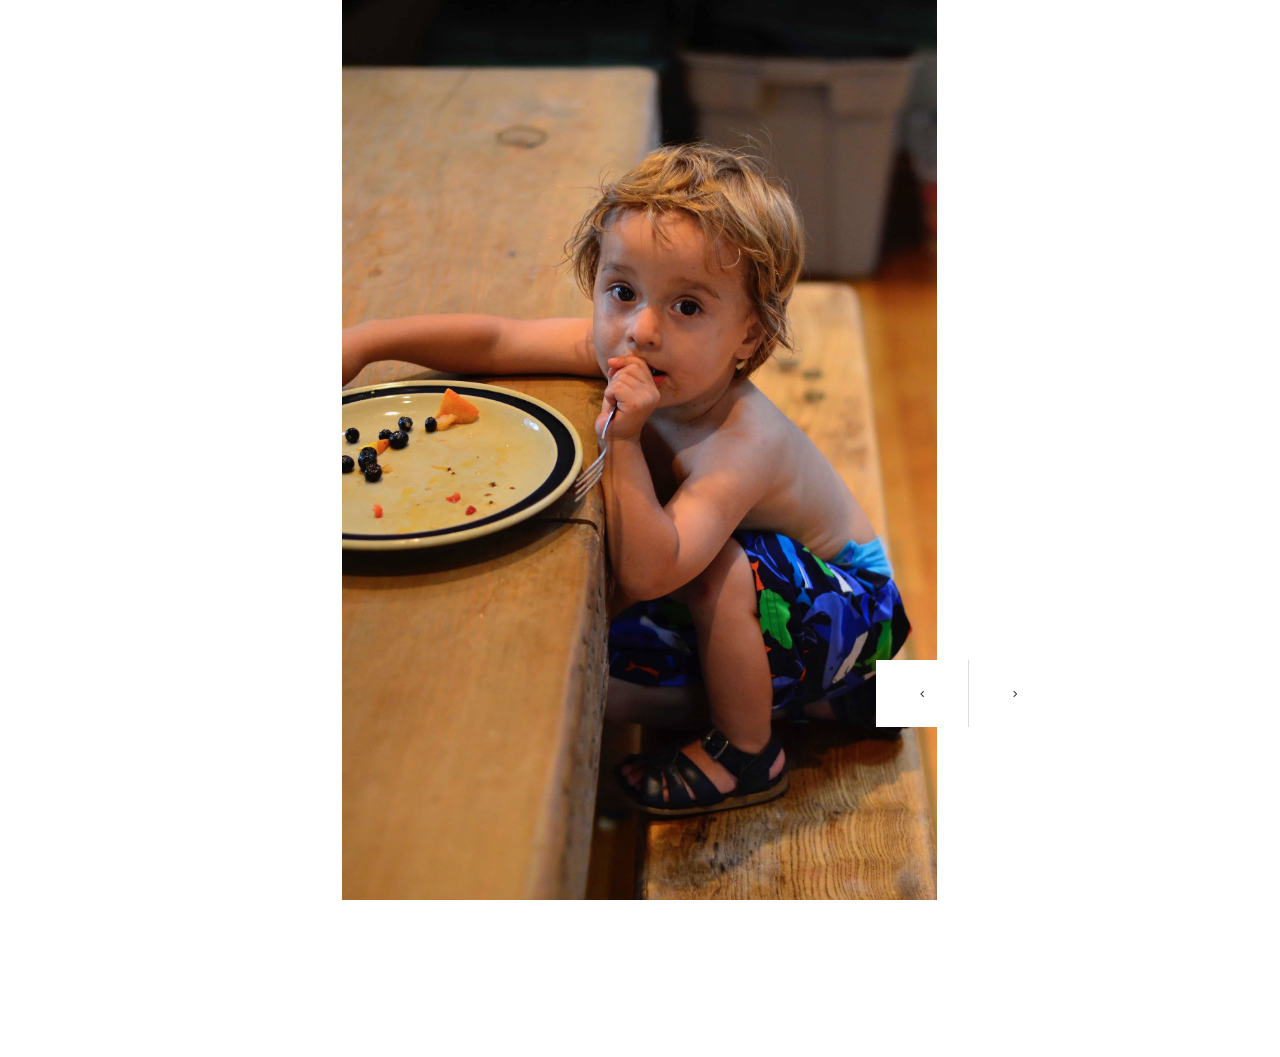
<file: phone/cabin.html>
<!DOCTYPE html>
<html class="nojs html css_verticalspacer" lang="en-US">
 <head>

  <meta http-equiv="Content-type" content="text/html;charset=UTF-8"/>
  <meta name="generator" content="2015.2.1.352"/>
  <meta name="viewport" content="width=380"/>
  
  <script type="text/javascript">
   // Update the 'nojs'/'js' class on the html node
document.documentElement.className = document.documentElement.className.replace(/\bnojs\b/g, 'js');

// Check that all required assets are uploaded and up-to-date
if(typeof Muse == "undefined") window.Muse = {}; window.Muse.assets = {"required":["jquery-1.8.3.min.js", "museutils.js", "museconfig.js", "webpro.js", "musewpslideshow.js", "jquery.museoverlay.js", "touchswipe.js", "jquery.watch.js", "require.js", "cabin.css"], "outOfDate":[]};
</script>
  
  <title>Cabin</title>
  <!-- CSS -->
  <link rel="stylesheet" type="text/css" href="../css/site_global.css?crc=373759255"/>
  <link rel="stylesheet" type="text/css" href="css/cabin.css?crc=4222119803" id="pagesheet"/>
   </head>
 <body>

  <div class="clearfix" id="page"><!-- column -->
   <div class="position_content" id="page_position_content">
    <div class="SlideShowWidget clearfix HeroFitContent colelem" id="slideshowu18354"><!-- none box -->
     <div class="popup_anchor" id="u18359popup">
      <div class="SlideShowContentPanel clearfix fullscreen" id="u18359"><!-- stack box -->
       <!-- m_editable region-id="editable-static-tag-U18496-BP_infinity" template="phone/cabin.html" data-type="image" data-ice-options="srcAttr=data-src" -->
       <div class="SSSlide clip_frame fullscreen" id="u18496" data-muse-uid="U18496" data-muse-type="img_frame"><!-- image -->
        <img class="ImageInclude" id="u18496_img" data-src="../images/_dsc1686.jpg?crc=3783034108" src="../images/blank.gif?crc=4208392903" alt="" data-width="377" data-height="570" data-muse-src="../images/_dsc1686.jpg?crc=3783034108"/>
       </div>
       <!-- /m_editable -->
       <!-- m_editable region-id="editable-static-tag-U18468-BP_infinity" template="phone/cabin.html" data-type="image" data-ice-options="srcAttr=data-src" -->
       <div class="SSSlide invi clip_frame fullscreen" id="u18468" data-muse-uid="U18468" data-muse-type="img_frame"><!-- image -->
        <img class="ImageInclude" id="u18468_img" data-src="../images/_dsc1687.jpg?crc=4240762064" src="../images/blank.gif?crc=4208392903" alt="" data-width="380" data-height="252" data-muse-src="../images/_dsc1687.jpg?crc=4240762064"/>
       </div>
       <!-- /m_editable -->
       <!-- m_editable region-id="editable-static-tag-U18444-BP_infinity" template="phone/cabin.html" data-type="image" data-ice-options="srcAttr=data-src" -->
       <div class="SSSlide invi clip_frame fullscreen" id="u18444" data-muse-uid="U18444" data-muse-type="img_frame"><!-- image -->
        <img class="ImageInclude" id="u18444_img" data-src="../images/_dsc1722.jpg?crc=44810437" src="../images/blank.gif?crc=4208392903" alt="" data-width="377" data-height="570" data-muse-src="../images/_dsc1722.jpg?crc=44810437"/>
       </div>
       <!-- /m_editable -->
       <!-- m_editable region-id="editable-static-tag-U18374-BP_infinity" template="phone/cabin.html" data-type="image" data-ice-options="srcAttr=data-src" -->
       <div class="SSSlide invi clip_frame fullscreen" id="u18374" data-muse-uid="U18374" data-muse-type="img_frame"><!-- image -->
        <img class="ImageInclude" id="u18374_img" data-src="../images/_dsc1730.jpg?crc=135204439" src="../images/blank.gif?crc=4208392903" alt="" data-width="377" data-height="570" data-muse-src="../images/_dsc1730.jpg?crc=135204439"/>
       </div>
       <!-- /m_editable -->
       <!-- m_editable region-id="editable-static-tag-U18480-BP_infinity" template="phone/cabin.html" data-type="image" data-ice-options="srcAttr=data-src" -->
       <div class="SSSlide invi clip_frame fullscreen" id="u18480" data-muse-uid="U18480" data-muse-type="img_frame"><!-- image -->
        <img class="ImageInclude" id="u18480_img" data-src="../images/_dsc1780.jpg?crc=4029533534" src="../images/blank.gif?crc=4208392903" alt="" data-width="377" data-height="570" data-muse-src="../images/_dsc1780.jpg?crc=4029533534"/>
       </div>
       <!-- /m_editable -->
       <!-- m_editable region-id="editable-static-tag-U18400-BP_infinity" template="phone/cabin.html" data-type="image" data-ice-options="srcAttr=data-src" -->
       <div class="SSSlide invi clip_frame fullscreen" id="u18400" data-muse-uid="U18400" data-muse-type="img_frame"><!-- image -->
        <img class="ImageInclude" id="u18400_img" data-src="../images/_dsc1847.jpg?crc=456240044" src="../images/blank.gif?crc=4208392903" alt="" data-width="380" data-height="252" data-muse-src="../images/_dsc1847.jpg?crc=456240044"/>
       </div>
       <!-- /m_editable -->
       <!-- m_editable region-id="editable-static-tag-U18426-BP_infinity" template="phone/cabin.html" data-type="image" data-ice-options="srcAttr=data-src" -->
       <div class="SSSlide invi clip_frame fullscreen" id="u18426" data-muse-uid="U18426" data-muse-type="img_frame"><!-- image -->
        <img class="ImageInclude" id="u18426_img" data-src="../images/_dsc1851.jpg?crc=380015994" src="../images/blank.gif?crc=4208392903" alt="" data-width="360" data-height="570" data-muse-src="../images/_dsc1851.jpg?crc=380015994"/>
       </div>
       <!-- /m_editable -->
       <!-- m_editable region-id="editable-static-tag-U18432-BP_infinity" template="phone/cabin.html" data-type="image" data-ice-options="srcAttr=data-src" -->
       <div class="SSSlide invi clip_frame fullscreen" id="u18432" data-muse-uid="U18432" data-muse-type="img_frame"><!-- image -->
        <img class="ImageInclude" id="u18432_img" data-src="../images/_dsc1860.jpg?crc=118613552" src="../images/blank.gif?crc=4208392903" alt="" data-width="377" data-height="570" data-muse-src="../images/_dsc1860.jpg?crc=118613552"/>
       </div>
       <!-- /m_editable -->
       <!-- m_editable region-id="editable-static-tag-U18450-BP_infinity" template="phone/cabin.html" data-type="image" data-ice-options="srcAttr=data-src" -->
       <div class="SSSlide invi clip_frame fullscreen" id="u18450" data-muse-uid="U18450" data-muse-type="img_frame"><!-- image -->
        <img class="ImageInclude" id="u18450_img" data-src="../images/_dsc1865.jpg?crc=32197699" src="../images/blank.gif?crc=4208392903" alt="" data-width="380" data-height="252" data-muse-src="../images/_dsc1865.jpg?crc=32197699"/>
       </div>
       <!-- /m_editable -->
       <!-- m_editable region-id="editable-static-tag-U18390-BP_infinity" template="phone/cabin.html" data-type="image" data-ice-options="srcAttr=data-src" -->
       <div class="SSSlide invi clip_frame fullscreen" id="u18390" data-muse-uid="U18390" data-muse-type="img_frame"><!-- image -->
        <img class="ImageInclude" id="u18390_img" data-src="../images/_dsc1877.jpg?crc=3807656029" src="../images/blank.gif?crc=4208392903" alt="" data-width="377" data-height="570" data-muse-src="../images/_dsc1877.jpg?crc=3807656029"/>
       </div>
       <!-- /m_editable -->
       <!-- m_editable region-id="editable-static-tag-U18490-BP_infinity" template="phone/cabin.html" data-type="image" data-ice-options="srcAttr=data-src" -->
       <div class="SSSlide invi clip_frame fullscreen" id="u18490" data-muse-uid="U18490" data-muse-type="img_frame"><!-- image -->
        <img class="ImageInclude" id="u18490_img" data-src="../images/_dsc1888.jpg?crc=88321576" src="../images/blank.gif?crc=4208392903" alt="" data-width="377" data-height="570" data-muse-src="../images/_dsc1888.jpg?crc=88321576"/>
       </div>
       <!-- /m_editable -->
       <!-- m_editable region-id="editable-static-tag-U18398-BP_infinity" template="phone/cabin.html" data-type="image" data-ice-options="srcAttr=data-src" -->
       <div class="SSSlide invi clip_frame fullscreen" id="u18398" data-muse-uid="U18398" data-muse-type="img_frame"><!-- image -->
        <img class="ImageInclude" id="u18398_img" data-src="../images/_dsc1900.jpg?crc=4106951707" src="../images/blank.gif?crc=4208392903" alt="" data-width="380" data-height="252" data-muse-src="../images/_dsc1900.jpg?crc=4106951707"/>
       </div>
       <!-- /m_editable -->
       <!-- m_editable region-id="editable-static-tag-U18370-BP_infinity" template="phone/cabin.html" data-type="image" data-ice-options="srcAttr=data-src" -->
       <div class="SSSlide invi clip_frame fullscreen" id="u18370" data-muse-uid="U18370" data-muse-type="img_frame"><!-- image -->
        <img class="ImageInclude" id="u18370_img" data-src="../images/_dsc1904.jpg?crc=118302623" src="../images/blank.gif?crc=4208392903" alt="" data-width="380" data-height="252" data-muse-src="../images/_dsc1904.jpg?crc=118302623"/>
       </div>
       <!-- /m_editable -->
       <!-- m_editable region-id="editable-static-tag-U18360-BP_infinity" template="phone/cabin.html" data-type="image" data-ice-options="srcAttr=data-src" -->
       <div class="SSSlide invi clip_frame fullscreen" id="u18360" data-muse-uid="U18360" data-muse-type="img_frame"><!-- image -->
        <img class="ImageInclude" id="u18360_img" data-src="../images/_dsc1912.jpg?crc=126884627" src="../images/blank.gif?crc=4208392903" alt="" data-width="380" data-height="252" data-muse-src="../images/_dsc1912.jpg?crc=126884627"/>
       </div>
       <!-- /m_editable -->
       <!-- m_editable region-id="editable-static-tag-U18506-BP_infinity" template="phone/cabin.html" data-type="image" data-ice-options="srcAttr=data-src" -->
       <div class="SSSlide invi clip_frame fullscreen" id="u18506" data-muse-uid="U18506" data-muse-type="img_frame"><!-- image -->
        <img class="ImageInclude" id="u18506_img" data-src="../images/_dsc1922.jpg?crc=153928864" src="../images/blank.gif?crc=4208392903" alt="" data-width="377" data-height="570" data-muse-src="../images/_dsc1922.jpg?crc=153928864"/>
       </div>
       <!-- /m_editable -->
       <!-- m_editable region-id="editable-static-tag-U18504-BP_infinity" template="phone/cabin.html" data-type="image" data-ice-options="srcAttr=data-src" -->
       <div class="SSSlide invi clip_frame fullscreen" id="u18504" data-muse-uid="U18504" data-muse-type="img_frame"><!-- image -->
        <img class="ImageInclude" id="u18504_img" data-src="../images/_dsc1930.jpg?crc=4221794000" src="../images/blank.gif?crc=4208392903" alt="" data-width="380" data-height="252" data-muse-src="../images/_dsc1930.jpg?crc=4221794000"/>
       </div>
       <!-- /m_editable -->
       <!-- m_editable region-id="editable-static-tag-U18486-BP_infinity" template="phone/cabin.html" data-type="image" data-ice-options="srcAttr=data-src" -->
       <div class="SSSlide invi clip_frame fullscreen" id="u18486" data-muse-uid="U18486" data-muse-type="img_frame"><!-- image -->
        <img class="ImageInclude" id="u18486_img" data-src="../images/_dsc1931.jpg?crc=153341492" src="../images/blank.gif?crc=4208392903" alt="" data-width="380" data-height="252" data-muse-src="../images/_dsc1931.jpg?crc=153341492"/>
       </div>
       <!-- /m_editable -->
       <!-- m_editable region-id="editable-static-tag-U18422-BP_infinity" template="phone/cabin.html" data-type="image" data-ice-options="srcAttr=data-src" -->
       <div class="SSSlide invi clip_frame fullscreen" id="u18422" data-muse-uid="U18422" data-muse-type="img_frame"><!-- image -->
        <img class="ImageInclude" id="u18422_img" data-src="../images/_dsc1934.jpg?crc=3768941553" src="../images/blank.gif?crc=4208392903" alt="" data-width="380" data-height="252" data-muse-src="../images/_dsc1934.jpg?crc=3768941553"/>
       </div>
       <!-- /m_editable -->
       <!-- m_editable region-id="editable-static-tag-U18402-BP_infinity" template="phone/cabin.html" data-type="image" data-ice-options="srcAttr=data-src" -->
       <div class="SSSlide invi clip_frame fullscreen" id="u18402" data-muse-uid="U18402" data-muse-type="img_frame"><!-- image -->
        <img class="ImageInclude" id="u18402_img" data-src="../images/_dsc1943.jpg?crc=529530025" src="../images/blank.gif?crc=4208392903" alt="" data-width="380" data-height="252" data-muse-src="../images/_dsc1943.jpg?crc=529530025"/>
       </div>
       <!-- /m_editable -->
       <!-- m_editable region-id="editable-static-tag-U18406-BP_infinity" template="phone/cabin.html" data-type="image" data-ice-options="srcAttr=data-src" -->
       <div class="SSSlide invi clip_frame fullscreen" id="u18406" data-muse-uid="U18406" data-muse-type="img_frame"><!-- image -->
        <img class="ImageInclude" id="u18406_img" data-src="../images/_dsc1950.jpg?crc=201948731" src="../images/blank.gif?crc=4208392903" alt="" data-width="377" data-height="570" data-muse-src="../images/_dsc1950.jpg?crc=201948731"/>
       </div>
       <!-- /m_editable -->
       <!-- m_editable region-id="editable-static-tag-U18424-BP_infinity" template="phone/cabin.html" data-type="image" data-ice-options="srcAttr=data-src" -->
       <div class="SSSlide invi clip_frame fullscreen" id="u18424" data-muse-uid="U18424" data-muse-type="img_frame"><!-- image -->
        <img class="ImageInclude" id="u18424_img" data-src="../images/_dsc1951.jpg?crc=334283091" src="../images/blank.gif?crc=4208392903" alt="" data-width="380" data-height="252" data-muse-src="../images/_dsc1951.jpg?crc=334283091"/>
       </div>
       <!-- /m_editable -->
       <!-- m_editable region-id="editable-static-tag-U18416-BP_infinity" template="phone/cabin.html" data-type="image" data-ice-options="srcAttr=data-src" -->
       <div class="SSSlide invi clip_frame fullscreen" id="u18416" data-muse-uid="U18416" data-muse-type="img_frame"><!-- image -->
        <img class="ImageInclude" id="u18416_img" data-src="../images/_dsc1959.jpg?crc=452814747" src="../images/blank.gif?crc=4208392903" alt="" data-width="380" data-height="252" data-muse-src="../images/_dsc1959.jpg?crc=452814747"/>
       </div>
       <!-- /m_editable -->
       <!-- m_editable region-id="editable-static-tag-U18382-BP_infinity" template="phone/cabin.html" data-type="image" data-ice-options="srcAttr=data-src" -->
       <div class="SSSlide invi clip_frame fullscreen" id="u18382" data-muse-uid="U18382" data-muse-type="img_frame"><!-- image -->
        <img class="ImageInclude" id="u18382_img" data-src="../images/_dsc1970.jpg?crc=3919613818" src="../images/blank.gif?crc=4208392903" alt="" data-width="377" data-height="570" data-muse-src="../images/_dsc1970.jpg?crc=3919613818"/>
       </div>
       <!-- /m_editable -->
       <!-- m_editable region-id="editable-static-tag-U18386-BP_infinity" template="phone/cabin.html" data-type="image" data-ice-options="srcAttr=data-src" -->
       <div class="SSSlide invi clip_frame fullscreen" id="u18386" data-muse-uid="U18386" data-muse-type="img_frame"><!-- image -->
        <img class="ImageInclude" id="u18386_img" data-src="../images/_dsc1972.jpg?crc=171179588" src="../images/blank.gif?crc=4208392903" alt="" data-width="377" data-height="570" data-muse-src="../images/_dsc1972.jpg?crc=171179588"/>
       </div>
       <!-- /m_editable -->
       <!-- m_editable region-id="editable-static-tag-U18514-BP_infinity" template="phone/cabin.html" data-type="image" data-ice-options="srcAttr=data-src" -->
       <div class="SSSlide invi clip_frame fullscreen" id="u18514" data-muse-uid="U18514" data-muse-type="img_frame"><!-- image -->
        <img class="ImageInclude" id="u18514_img" data-src="../images/_dsc1983.jpg?crc=105425561" src="../images/blank.gif?crc=4208392903" alt="" data-width="377" data-height="570" data-muse-src="../images/_dsc1983.jpg?crc=105425561"/>
       </div>
       <!-- /m_editable -->
       <!-- m_editable region-id="editable-static-tag-U18472-BP_infinity" template="phone/cabin.html" data-type="image" data-ice-options="srcAttr=data-src" -->
       <div class="SSSlide invi clip_frame fullscreen" id="u18472" data-muse-uid="U18472" data-muse-type="img_frame"><!-- image -->
        <img class="ImageInclude" id="u18472_img" data-src="../images/_dsc1985.jpg?crc=4022827996" src="../images/blank.gif?crc=4208392903" alt="" data-width="377" data-height="570" data-muse-src="../images/_dsc1985.jpg?crc=4022827996"/>
       </div>
       <!-- /m_editable -->
       <!-- m_editable region-id="editable-static-tag-U18428-BP_infinity" template="phone/cabin.html" data-type="image" data-ice-options="srcAttr=data-src" -->
       <div class="SSSlide invi clip_frame fullscreen" id="u18428" data-muse-uid="U18428" data-muse-type="img_frame"><!-- image -->
        <img class="ImageInclude" id="u18428_img" data-src="../images/_dsc1988.jpg?crc=227801303" src="../images/blank.gif?crc=4208392903" alt="" data-width="377" data-height="570" data-muse-src="../images/_dsc1988.jpg?crc=227801303"/>
       </div>
       <!-- /m_editable -->
       <!-- m_editable region-id="editable-static-tag-U18520-BP_infinity" template="phone/cabin.html" data-type="image" data-ice-options="srcAttr=data-src" -->
       <div class="SSSlide invi clip_frame fullscreen" id="u18520" data-muse-uid="U18520" data-muse-type="img_frame"><!-- image -->
        <img class="ImageInclude" id="u18520_img" data-src="../images/_dsc1992.jpg?crc=124715081" src="../images/blank.gif?crc=4208392903" alt="" data-width="380" data-height="252" data-muse-src="../images/_dsc1992.jpg?crc=124715081"/>
       </div>
       <!-- /m_editable -->
       <!-- m_editable region-id="editable-static-tag-U18494-BP_infinity" template="phone/cabin.html" data-type="image" data-ice-options="srcAttr=data-src" -->
       <div class="SSSlide invi clip_frame fullscreen" id="u18494" data-muse-uid="U18494" data-muse-type="img_frame"><!-- image -->
        <img class="ImageInclude" id="u18494_img" data-src="../images/_dsc1998.jpg?crc=362310269" src="../images/blank.gif?crc=4208392903" alt="" data-width="380" data-height="464" data-muse-src="../images/_dsc1998.jpg?crc=362310269"/>
       </div>
       <!-- /m_editable -->
       <!-- m_editable region-id="editable-static-tag-U18412-BP_infinity" template="phone/cabin.html" data-type="image" data-ice-options="srcAttr=data-src" -->
       <div class="SSSlide invi clip_frame fullscreen" id="u18412" data-muse-uid="U18412" data-muse-type="img_frame"><!-- image -->
        <img class="ImageInclude" id="u18412_img" data-src="../images/_dsc2013.jpg?crc=4131201333" src="../images/blank.gif?crc=4208392903" alt="" data-width="377" data-height="570" data-muse-src="../images/_dsc2013.jpg?crc=4131201333"/>
       </div>
       <!-- /m_editable -->
       <!-- m_editable region-id="editable-static-tag-U18492-BP_infinity" template="phone/cabin.html" data-type="image" data-ice-options="srcAttr=data-src" -->
       <div class="SSSlide invi clip_frame fullscreen" id="u18492" data-muse-uid="U18492" data-muse-type="img_frame"><!-- image -->
        <img class="ImageInclude" id="u18492_img" data-src="../images/_dsc2027.jpg?crc=4205945602" src="../images/blank.gif?crc=4208392903" alt="" data-width="377" data-height="570" data-muse-src="../images/_dsc2027.jpg?crc=4205945602"/>
       </div>
       <!-- /m_editable -->
       <!-- m_editable region-id="editable-static-tag-U18478-BP_infinity" template="phone/cabin.html" data-type="image" data-ice-options="srcAttr=data-src" -->
       <div class="SSSlide invi clip_frame fullscreen" id="u18478" data-muse-uid="U18478" data-muse-type="img_frame"><!-- image -->
        <img class="ImageInclude" id="u18478_img" data-src="../images/_dsc2045.jpg?crc=35502300" src="../images/blank.gif?crc=4208392903" alt="" data-width="377" data-height="570" data-muse-src="../images/_dsc2045.jpg?crc=35502300"/>
       </div>
       <!-- /m_editable -->
       <!-- m_editable region-id="editable-static-tag-U18436-BP_infinity" template="phone/cabin.html" data-type="image" data-ice-options="srcAttr=data-src" -->
       <div class="SSSlide invi clip_frame fullscreen" id="u18436" data-muse-uid="U18436" data-muse-type="img_frame"><!-- image -->
        <img class="ImageInclude" id="u18436_img" data-src="../images/_dsc2059.jpg?crc=4254436448" src="../images/blank.gif?crc=4208392903" alt="" data-width="380" data-height="252" data-muse-src="../images/_dsc2059.jpg?crc=4254436448"/>
       </div>
       <!-- /m_editable -->
       <!-- m_editable region-id="editable-static-tag-U18484-BP_infinity" template="phone/cabin.html" data-type="image" data-ice-options="srcAttr=data-src" -->
       <div class="SSSlide invi clip_frame fullscreen" id="u18484" data-muse-uid="U18484" data-muse-type="img_frame"><!-- image -->
        <img class="ImageInclude" id="u18484_img" data-src="../images/_dsc2064.jpg?crc=3852850829" src="../images/blank.gif?crc=4208392903" alt="" data-width="380" data-height="252" data-muse-src="../images/_dsc2064.jpg?crc=3852850829"/>
       </div>
       <!-- /m_editable -->
       <!-- m_editable region-id="editable-static-tag-U18452-BP_infinity" template="phone/cabin.html" data-type="image" data-ice-options="srcAttr=data-src" -->
       <div class="SSSlide invi clip_frame fullscreen" id="u18452" data-muse-uid="U18452" data-muse-type="img_frame"><!-- image -->
        <img class="ImageInclude" id="u18452_img" data-src="../images/_dsc2103.jpg?crc=193130672" src="../images/blank.gif?crc=4208392903" alt="" data-width="380" data-height="252" data-muse-src="../images/_dsc2103.jpg?crc=193130672"/>
       </div>
       <!-- /m_editable -->
       <!-- m_editable region-id="editable-static-tag-U18384-BP_infinity" template="phone/cabin.html" data-type="image" data-ice-options="srcAttr=data-src" -->
       <div class="SSSlide invi clip_frame fullscreen" id="u18384" data-muse-uid="U18384" data-muse-type="img_frame"><!-- image -->
        <img class="ImageInclude" id="u18384_img" data-src="../images/_dsc2109.jpg?crc=4250663214" src="../images/blank.gif?crc=4208392903" alt="" data-width="380" data-height="252" data-muse-src="../images/_dsc2109.jpg?crc=4250663214"/>
       </div>
       <!-- /m_editable -->
       <!-- m_editable region-id="editable-static-tag-U18498-BP_infinity" template="phone/cabin.html" data-type="image" data-ice-options="srcAttr=data-src" -->
       <div class="SSSlide invi clip_frame fullscreen" id="u18498" data-muse-uid="U18498" data-muse-type="img_frame"><!-- image -->
        <img class="ImageInclude" id="u18498_img" data-src="../images/_dsc2126.jpg?crc=206932433" src="../images/blank.gif?crc=4208392903" alt="" data-width="377" data-height="570" data-muse-src="../images/_dsc2126.jpg?crc=206932433"/>
       </div>
       <!-- /m_editable -->
       <!-- m_editable region-id="editable-static-tag-U18448-BP_infinity" template="phone/cabin.html" data-type="image" data-ice-options="srcAttr=data-src" -->
       <div class="SSSlide invi clip_frame fullscreen" id="u18448" data-muse-uid="U18448" data-muse-type="img_frame"><!-- image -->
        <img class="ImageInclude" id="u18448_img" data-src="../images/_dsc2136.jpg?crc=223427527" src="../images/blank.gif?crc=4208392903" alt="" data-width="380" data-height="252" data-muse-src="../images/_dsc2136.jpg?crc=223427527"/>
       </div>
       <!-- /m_editable -->
       <!-- m_editable region-id="editable-static-tag-U18508-BP_infinity" template="phone/cabin.html" data-type="image" data-ice-options="srcAttr=data-src" -->
       <div class="SSSlide invi clip_frame fullscreen" id="u18508" data-muse-uid="U18508" data-muse-type="img_frame"><!-- image -->
        <img class="ImageInclude" id="u18508_img" data-src="../images/_dsc2138.jpg?crc=3908771840" src="../images/blank.gif?crc=4208392903" alt="" data-width="380" data-height="252" data-muse-src="../images/_dsc2138.jpg?crc=3908771840"/>
       </div>
       <!-- /m_editable -->
       <!-- m_editable region-id="editable-static-tag-U18446-BP_infinity" template="phone/cabin.html" data-type="image" data-ice-options="srcAttr=data-src" -->
       <div class="SSSlide invi clip_frame fullscreen" id="u18446" data-muse-uid="U18446" data-muse-type="img_frame"><!-- image -->
        <img class="ImageInclude" id="u18446_img" data-src="../images/_dsc2149.jpg?crc=3989601214" src="../images/blank.gif?crc=4208392903" alt="" data-width="380" data-height="252" data-muse-src="../images/_dsc2149.jpg?crc=3989601214"/>
       </div>
       <!-- /m_editable -->
       <!-- m_editable region-id="editable-static-tag-U18462-BP_infinity" template="phone/cabin.html" data-type="image" data-ice-options="srcAttr=data-src" -->
       <div class="SSSlide invi clip_frame fullscreen" id="u18462" data-muse-uid="U18462" data-muse-type="img_frame"><!-- image -->
        <img class="ImageInclude" id="u18462_img" data-src="../images/_dsc2152.jpg?crc=4096066342" src="../images/blank.gif?crc=4208392903" alt="" data-width="380" data-height="252" data-muse-src="../images/_dsc2152.jpg?crc=4096066342"/>
       </div>
       <!-- /m_editable -->
       <!-- m_editable region-id="editable-static-tag-U18366-BP_infinity" template="phone/cabin.html" data-type="image" data-ice-options="srcAttr=data-src" -->
       <div class="SSSlide invi clip_frame fullscreen" id="u18366" data-muse-uid="U18366" data-muse-type="img_frame"><!-- image -->
        <img class="ImageInclude" id="u18366_img" data-src="../images/_dsc2190.jpg?crc=3840254457" src="../images/blank.gif?crc=4208392903" alt="" data-width="377" data-height="570" data-muse-src="../images/_dsc2190.jpg?crc=3840254457"/>
       </div>
       <!-- /m_editable -->
       <!-- m_editable region-id="editable-static-tag-U18408-BP_infinity" template="phone/cabin.html" data-type="image" data-ice-options="srcAttr=data-src" -->
       <div class="SSSlide invi clip_frame fullscreen" id="u18408" data-muse-uid="U18408" data-muse-type="img_frame"><!-- image -->
        <img class="ImageInclude" id="u18408_img" data-src="../images/_dsc2217.jpg?crc=5436942" src="../images/blank.gif?crc=4208392903" alt="" data-width="380" data-height="193" data-muse-src="../images/_dsc2217.jpg?crc=5436942"/>
       </div>
       <!-- /m_editable -->
       <!-- m_editable region-id="editable-static-tag-U18396-BP_infinity" template="phone/cabin.html" data-type="image" data-ice-options="srcAttr=data-src" -->
       <div class="SSSlide invi clip_frame fullscreen" id="u18396" data-muse-uid="U18396" data-muse-type="img_frame"><!-- image -->
        <img class="ImageInclude" id="u18396_img" data-src="../images/_dsc2236.jpg?crc=219000201" src="../images/blank.gif?crc=4208392903" alt="" data-width="380" data-height="252" data-muse-src="../images/_dsc2236.jpg?crc=219000201"/>
       </div>
       <!-- /m_editable -->
       <!-- m_editable region-id="editable-static-tag-U18524-BP_infinity" template="phone/cabin.html" data-type="image" data-ice-options="srcAttr=data-src" -->
       <div class="SSSlide invi clip_frame fullscreen" id="u18524" data-muse-uid="U18524" data-muse-type="img_frame"><!-- image -->
        <img class="ImageInclude" id="u18524_img" data-src="../images/_dsc2253.jpg?crc=4050691951" src="../images/blank.gif?crc=4208392903" alt="" data-width="377" data-height="570" data-muse-src="../images/_dsc2253.jpg?crc=4050691951"/>
       </div>
       <!-- /m_editable -->
       <!-- m_editable region-id="editable-static-tag-U18394-BP_infinity" template="phone/cabin.html" data-type="image" data-ice-options="srcAttr=data-src" -->
       <div class="SSSlide invi clip_frame fullscreen" id="u18394" data-muse-uid="U18394" data-muse-type="img_frame"><!-- image -->
        <img class="ImageInclude" id="u18394_img" data-src="../images/_dsc2260.jpg?crc=95272510" src="../images/blank.gif?crc=4208392903" alt="" data-width="377" data-height="570" data-muse-src="../images/_dsc2260.jpg?crc=95272510"/>
       </div>
       <!-- /m_editable -->
       <!-- m_editable region-id="editable-static-tag-U18456-BP_infinity" template="phone/cabin.html" data-type="image" data-ice-options="srcAttr=data-src" -->
       <div class="SSSlide invi clip_frame fullscreen" id="u18456" data-muse-uid="U18456" data-muse-type="img_frame"><!-- image -->
        <img class="ImageInclude" id="u18456_img" data-src="../images/_dsc2261.jpg?crc=378670325" src="../images/blank.gif?crc=4208392903" alt="" data-width="380" data-height="252" data-muse-src="../images/_dsc2261.jpg?crc=378670325"/>
       </div>
       <!-- /m_editable -->
       <!-- m_editable region-id="editable-static-tag-U18404-BP_infinity" template="phone/cabin.html" data-type="image" data-ice-options="srcAttr=data-src" -->
       <div class="SSSlide invi clip_frame fullscreen" id="u18404" data-muse-uid="U18404" data-muse-type="img_frame"><!-- image -->
        <img class="ImageInclude" id="u18404_img" data-src="../images/_dsc2264.jpg?crc=420958435" src="../images/blank.gif?crc=4208392903" alt="" data-width="380" data-height="252" data-muse-src="../images/_dsc2264.jpg?crc=420958435"/>
       </div>
       <!-- /m_editable -->
       <!-- m_editable region-id="editable-static-tag-U18512-BP_infinity" template="phone/cabin.html" data-type="image" data-ice-options="srcAttr=data-src" -->
       <div class="SSSlide invi clip_frame fullscreen" id="u18512" data-muse-uid="U18512" data-muse-type="img_frame"><!-- image -->
        <img class="ImageInclude" id="u18512_img" data-src="../images/_dsc2265.jpg?crc=117084909" src="../images/blank.gif?crc=4208392903" alt="" data-width="377" data-height="570" data-muse-src="../images/_dsc2265.jpg?crc=117084909"/>
       </div>
       <!-- /m_editable -->
       <!-- m_editable region-id="editable-static-tag-U18372-BP_infinity" template="phone/cabin.html" data-type="image" data-ice-options="srcAttr=data-src" -->
       <div class="SSSlide invi clip_frame fullscreen" id="u18372" data-muse-uid="U18372" data-muse-type="img_frame"><!-- image -->
        <img class="ImageInclude" id="u18372_img" data-src="../images/_dsc2278.jpg?crc=366745881" src="../images/blank.gif?crc=4208392903" alt="" data-width="380" data-height="252" data-muse-src="../images/_dsc2278.jpg?crc=366745881"/>
       </div>
       <!-- /m_editable -->
       <!-- m_editable region-id="editable-static-tag-U18476-BP_infinity" template="phone/cabin.html" data-type="image" data-ice-options="srcAttr=data-src" -->
       <div class="SSSlide invi clip_frame fullscreen" id="u18476" data-muse-uid="U18476" data-muse-type="img_frame"><!-- image -->
        <img class="ImageInclude" id="u18476_img" data-src="../images/_dsc2289.jpg?crc=206360647" src="../images/blank.gif?crc=4208392903" alt="" data-width="380" data-height="252" data-muse-src="../images/_dsc2289.jpg?crc=206360647"/>
       </div>
       <!-- /m_editable -->
       <!-- m_editable region-id="editable-static-tag-U18420-BP_infinity" template="phone/cabin.html" data-type="image" data-ice-options="srcAttr=data-src" -->
       <div class="SSSlide invi clip_frame fullscreen" id="u18420" data-muse-uid="U18420" data-muse-type="img_frame"><!-- image -->
        <img class="ImageInclude" id="u18420_img" data-src="../images/_dsc2292.jpg?crc=162512426" src="../images/blank.gif?crc=4208392903" alt="" data-width="380" data-height="252" data-muse-src="../images/_dsc2292.jpg?crc=162512426"/>
       </div>
       <!-- /m_editable -->
       <!-- m_editable region-id="editable-static-tag-U18440-BP_infinity" template="phone/cabin.html" data-type="image" data-ice-options="srcAttr=data-src" -->
       <div class="SSSlide invi clip_frame fullscreen" id="u18440" data-muse-uid="U18440" data-muse-type="img_frame"><!-- image -->
        <img class="ImageInclude" id="u18440_img" data-src="../images/_dsc2293.jpg?crc=4172910050" src="../images/blank.gif?crc=4208392903" alt="" data-width="380" data-height="252" data-muse-src="../images/_dsc2293.jpg?crc=4172910050"/>
       </div>
       <!-- /m_editable -->
       <!-- m_editable region-id="editable-static-tag-U18362-BP_infinity" template="phone/cabin.html" data-type="image" data-ice-options="srcAttr=data-src" -->
       <div class="SSSlide invi clip_frame fullscreen" id="u18362" data-muse-uid="U18362" data-muse-type="img_frame"><!-- image -->
        <img class="ImageInclude" id="u18362_img" data-src="../images/_dsc2294.jpg?crc=526223972" src="../images/blank.gif?crc=4208392903" alt="" data-width="380" data-height="252" data-muse-src="../images/_dsc2294.jpg?crc=526223972"/>
       </div>
       <!-- /m_editable -->
       <!-- m_editable region-id="editable-static-tag-U18442-BP_infinity" template="phone/cabin.html" data-type="image" data-ice-options="srcAttr=data-src" -->
       <div class="SSSlide invi clip_frame fullscreen" id="u18442" data-muse-uid="U18442" data-muse-type="img_frame"><!-- image -->
        <img class="ImageInclude" id="u18442_img" data-src="../images/_dsc2296.jpg?crc=344863429" src="../images/blank.gif?crc=4208392903" alt="" data-width="380" data-height="252" data-muse-src="../images/_dsc2296.jpg?crc=344863429"/>
       </div>
       <!-- /m_editable -->
       <!-- m_editable region-id="editable-static-tag-U18434-BP_infinity" template="phone/cabin.html" data-type="image" data-ice-options="srcAttr=data-src" -->
       <div class="SSSlide invi clip_frame fullscreen" id="u18434" data-muse-uid="U18434" data-muse-type="img_frame"><!-- image -->
        <img class="ImageInclude" id="u18434_img" data-src="../images/_dsc2300.jpg?crc=282030308" src="../images/blank.gif?crc=4208392903" alt="" data-width="380" data-height="252" data-muse-src="../images/_dsc2300.jpg?crc=282030308"/>
       </div>
       <!-- /m_editable -->
       <!-- m_editable region-id="editable-static-tag-U18460-BP_infinity" template="phone/cabin.html" data-type="image" data-ice-options="srcAttr=data-src" -->
       <div class="SSSlide invi clip_frame fullscreen" id="u18460" data-muse-uid="U18460" data-muse-type="img_frame"><!-- image -->
        <img class="ImageInclude" id="u18460_img" data-src="../images/_dsc2301.jpg?crc=3770072617" src="../images/blank.gif?crc=4208392903" alt="" data-width="380" data-height="252" data-muse-src="../images/_dsc2301.jpg?crc=3770072617"/>
       </div>
       <!-- /m_editable -->
       <!-- m_editable region-id="editable-static-tag-U18378-BP_infinity" template="phone/cabin.html" data-type="image" data-ice-options="srcAttr=data-src" -->
       <div class="SSSlide invi clip_frame fullscreen" id="u18378" data-muse-uid="U18378" data-muse-type="img_frame"><!-- image -->
        <img class="ImageInclude" id="u18378_img" data-src="../images/_dsc2305.jpg?crc=336759291" src="../images/blank.gif?crc=4208392903" alt="" data-width="380" data-height="252" data-muse-src="../images/_dsc2305.jpg?crc=336759291"/>
       </div>
       <!-- /m_editable -->
       <!-- m_editable region-id="editable-static-tag-U18364-BP_infinity" template="phone/cabin.html" data-type="image" data-ice-options="srcAttr=data-src" -->
       <div class="SSSlide invi clip_frame fullscreen" id="u18364" data-muse-uid="U18364" data-muse-type="img_frame"><!-- image -->
        <img class="ImageInclude" id="u18364_img" data-src="../images/_dsc2315.jpg?crc=347466056" src="../images/blank.gif?crc=4208392903" alt="" data-width="380" data-height="252" data-muse-src="../images/_dsc2315.jpg?crc=347466056"/>
       </div>
       <!-- /m_editable -->
       <!-- m_editable region-id="editable-static-tag-U18470-BP_infinity" template="phone/cabin.html" data-type="image" data-ice-options="srcAttr=data-src" -->
       <div class="SSSlide invi clip_frame fullscreen" id="u18470" data-muse-uid="U18470" data-muse-type="img_frame"><!-- image -->
        <img class="ImageInclude" id="u18470_img" data-src="../images/_dsc2316.jpg?crc=4193569873" src="../images/blank.gif?crc=4208392903" alt="" data-width="380" data-height="252" data-muse-src="../images/_dsc2316.jpg?crc=4193569873"/>
       </div>
       <!-- /m_editable -->
       <!-- m_editable region-id="editable-static-tag-U18430-BP_infinity" template="phone/cabin.html" data-type="image" data-ice-options="srcAttr=data-src" -->
       <div class="SSSlide invi clip_frame fullscreen" id="u18430" data-muse-uid="U18430" data-muse-type="img_frame"><!-- image -->
        <img class="ImageInclude" id="u18430_img" data-src="../images/_dsc2354.jpg?crc=514028912" src="../images/blank.gif?crc=4208392903" alt="" data-width="377" data-height="570" data-muse-src="../images/_dsc2354.jpg?crc=514028912"/>
       </div>
       <!-- /m_editable -->
       <!-- m_editable region-id="editable-static-tag-U18500-BP_infinity" template="phone/cabin.html" data-type="image" data-ice-options="srcAttr=data-src" -->
       <div class="SSSlide invi clip_frame fullscreen" id="u18500" data-muse-uid="U18500" data-muse-type="img_frame"><!-- image -->
        <img class="ImageInclude" id="u18500_img" data-src="../images/_dsc2361.jpg?crc=4195383741" src="../images/blank.gif?crc=4208392903" alt="" data-width="380" data-height="252" data-muse-src="../images/_dsc2361.jpg?crc=4195383741"/>
       </div>
       <!-- /m_editable -->
       <!-- m_editable region-id="editable-static-tag-U18410-BP_infinity" template="phone/cabin.html" data-type="image" data-ice-options="srcAttr=data-src" -->
       <div class="SSSlide invi clip_frame fullscreen" id="u18410" data-muse-uid="U18410" data-muse-type="img_frame"><!-- image -->
        <img class="ImageInclude" id="u18410_img" data-src="../images/_dsc2372.jpg?crc=519679156" src="../images/blank.gif?crc=4208392903" alt="" data-width="380" data-height="269" data-muse-src="../images/_dsc2372.jpg?crc=519679156"/>
       </div>
       <!-- /m_editable -->
       <!-- m_editable region-id="editable-static-tag-U18466-BP_infinity" template="phone/cabin.html" data-type="image" data-ice-options="srcAttr=data-src" -->
       <div class="SSSlide invi clip_frame fullscreen" id="u18466" data-muse-uid="U18466" data-muse-type="img_frame"><!-- image -->
        <img class="ImageInclude" id="u18466_img" data-src="../images/_dsc2381.jpg?crc=3784655770" src="../images/blank.gif?crc=4208392903" alt="" data-width="380" data-height="252" data-muse-src="../images/_dsc2381.jpg?crc=3784655770"/>
       </div>
       <!-- /m_editable -->
       <!-- m_editable region-id="editable-static-tag-U18518-BP_infinity" template="phone/cabin.html" data-type="image" data-ice-options="srcAttr=data-src" -->
       <div class="SSSlide invi clip_frame fullscreen" id="u18518" data-muse-uid="U18518" data-muse-type="img_frame"><!-- image -->
        <img class="ImageInclude" id="u18518_img" data-src="../images/_dsc2399.jpg?crc=4138132298" src="../images/blank.gif?crc=4208392903" alt="" data-width="380" data-height="193" data-muse-src="../images/_dsc2399.jpg?crc=4138132298"/>
       </div>
       <!-- /m_editable -->
       <!-- m_editable region-id="editable-static-tag-U18474-BP_infinity" template="phone/cabin.html" data-type="image" data-ice-options="srcAttr=data-src" -->
       <div class="SSSlide invi clip_frame fullscreen" id="u18474" data-muse-uid="U18474" data-muse-type="img_frame"><!-- image -->
        <img class="ImageInclude" id="u18474_img" data-src="../images/_mg_6149.jpg?crc=183886650" src="../images/blank.gif?crc=4208392903" alt="" data-width="380" data-height="253" data-muse-src="../images/_mg_6149.jpg?crc=183886650"/>
       </div>
       <!-- /m_editable -->
       <!-- m_editable region-id="editable-static-tag-U18414-BP_infinity" template="phone/cabin.html" data-type="image" data-ice-options="srcAttr=data-src" -->
       <div class="SSSlide invi clip_frame fullscreen" id="u18414" data-muse-uid="U18414" data-muse-type="img_frame"><!-- image -->
        <img class="ImageInclude" id="u18414_img" data-src="../images/_mg_6311.jpg?crc=4014463080" src="../images/blank.gif?crc=4208392903" alt="" data-width="380" data-height="570" data-muse-src="../images/_mg_6311.jpg?crc=4014463080"/>
       </div>
       <!-- /m_editable -->
       <!-- m_editable region-id="editable-static-tag-U18458-BP_infinity" template="phone/cabin.html" data-type="image" data-ice-options="srcAttr=data-src" -->
       <div class="SSSlide invi clip_frame fullscreen" id="u18458" data-muse-uid="U18458" data-muse-type="img_frame"><!-- image -->
        <img class="ImageInclude" id="u18458_img" data-src="../images/_mg_6333.jpg?crc=29695562" src="../images/blank.gif?crc=4208392903" alt="" data-width="380" data-height="570" data-muse-src="../images/_mg_6333.jpg?crc=29695562"/>
       </div>
       <!-- /m_editable -->
       <!-- m_editable region-id="editable-static-tag-U18418-BP_infinity" template="phone/cabin.html" data-type="image" data-ice-options="srcAttr=data-src" -->
       <div class="SSSlide invi clip_frame fullscreen" id="u18418" data-muse-uid="U18418" data-muse-type="img_frame"><!-- image -->
        <img class="ImageInclude" id="u18418_img" data-src="../images/_mg_6336.jpg?crc=89913968" src="../images/blank.gif?crc=4208392903" alt="" data-width="380" data-height="253" data-muse-src="../images/_mg_6336.jpg?crc=89913968"/>
       </div>
       <!-- /m_editable -->
       <!-- m_editable region-id="editable-static-tag-U18488-BP_infinity" template="phone/cabin.html" data-type="image" data-ice-options="srcAttr=data-src" -->
       <div class="SSSlide invi clip_frame fullscreen" id="u18488" data-muse-uid="U18488" data-muse-type="img_frame"><!-- image -->
        <img class="ImageInclude" id="u18488_img" data-src="../images/_mg_6338.jpg?crc=4269693590" src="../images/blank.gif?crc=4208392903" alt="" data-width="380" data-height="570" data-muse-src="../images/_mg_6338.jpg?crc=4269693590"/>
       </div>
       <!-- /m_editable -->
       <!-- m_editable region-id="editable-static-tag-U18376-BP_infinity" template="phone/cabin.html" data-type="image" data-ice-options="srcAttr=data-src" -->
       <div class="SSSlide invi clip_frame fullscreen" id="u18376" data-muse-uid="U18376" data-muse-type="img_frame"><!-- image -->
        <img class="ImageInclude" id="u18376_img" data-src="../images/_mg_6340.jpg?crc=4001461276" src="../images/blank.gif?crc=4208392903" alt="" data-width="380" data-height="570" data-muse-src="../images/_mg_6340.jpg?crc=4001461276"/>
       </div>
       <!-- /m_editable -->
       <!-- m_editable region-id="editable-static-tag-U18438-BP_infinity" template="phone/cabin.html" data-type="image" data-ice-options="srcAttr=data-src" -->
       <div class="SSSlide invi clip_frame fullscreen" id="u18438" data-muse-uid="U18438" data-muse-type="img_frame"><!-- image -->
        <img class="ImageInclude" id="u18438_img" data-src="../images/_mg_6357.jpg?crc=429296560" src="../images/blank.gif?crc=4208392903" alt="" data-width="380" data-height="253" data-muse-src="../images/_mg_6357.jpg?crc=429296560"/>
       </div>
       <!-- /m_editable -->
       <!-- m_editable region-id="editable-static-tag-U18388-BP_infinity" template="phone/cabin.html" data-type="image" data-ice-options="srcAttr=data-src" -->
       <div class="SSSlide invi clip_frame fullscreen" id="u18388" data-muse-uid="U18388" data-muse-type="img_frame"><!-- image -->
        <img class="ImageInclude" id="u18388_img" data-src="../images/_mg_6365.jpg?crc=4204736043" src="../images/blank.gif?crc=4208392903" alt="" data-width="380" data-height="253" data-muse-src="../images/_mg_6365.jpg?crc=4204736043"/>
       </div>
       <!-- /m_editable -->
       <!-- m_editable region-id="editable-static-tag-U18510-BP_infinity" template="phone/cabin.html" data-type="image" data-ice-options="srcAttr=data-src" -->
       <div class="SSSlide invi clip_frame fullscreen" id="u18510" data-muse-uid="U18510" data-muse-type="img_frame"><!-- image -->
        <img class="ImageInclude" id="u18510_img" data-src="../images/_mg_6370.jpg?crc=3862626991" src="../images/blank.gif?crc=4208392903" alt="" data-width="380" data-height="570" data-muse-src="../images/_mg_6370.jpg?crc=3862626991"/>
       </div>
       <!-- /m_editable -->
       <!-- m_editable region-id="editable-static-tag-U18464-BP_infinity" template="phone/cabin.html" data-type="image" data-ice-options="srcAttr=data-src" -->
       <div class="SSSlide invi clip_frame fullscreen" id="u18464" data-muse-uid="U18464" data-muse-type="img_frame"><!-- image -->
        <img class="ImageInclude" id="u18464_img" data-src="../images/_mg_6388.jpg?crc=17528982" src="../images/blank.gif?crc=4208392903" alt="" data-width="380" data-height="253" data-muse-src="../images/_mg_6388.jpg?crc=17528982"/>
       </div>
       <!-- /m_editable -->
       <!-- m_editable region-id="editable-static-tag-U18482-BP_infinity" template="phone/cabin.html" data-type="image" data-ice-options="srcAttr=data-src" -->
       <div class="SSSlide invi clip_frame fullscreen" id="u18482" data-muse-uid="U18482" data-muse-type="img_frame"><!-- image -->
        <img class="ImageInclude" id="u18482_img" data-src="../images/_mg_6389.jpg?crc=3788816178" src="../images/blank.gif?crc=4208392903" alt="" data-width="380" data-height="253" data-muse-src="../images/_mg_6389.jpg?crc=3788816178"/>
       </div>
       <!-- /m_editable -->
       <!-- m_editable region-id="editable-static-tag-U18516-BP_infinity" template="phone/cabin.html" data-type="image" data-ice-options="srcAttr=data-src" -->
       <div class="SSSlide invi clip_frame fullscreen" id="u18516" data-muse-uid="U18516" data-muse-type="img_frame"><!-- image -->
        <img class="ImageInclude" id="u18516_img" data-src="../images/_mg_6412.jpg?crc=4225243859" src="../images/blank.gif?crc=4208392903" alt="" data-width="380" data-height="253" data-muse-src="../images/_mg_6412.jpg?crc=4225243859"/>
       </div>
       <!-- /m_editable -->
       <!-- m_editable region-id="editable-static-tag-U18502-BP_infinity" template="phone/cabin.html" data-type="image" data-ice-options="srcAttr=data-src" -->
       <div class="SSSlide invi clip_frame fullscreen" id="u18502" data-muse-uid="U18502" data-muse-type="img_frame"><!-- image -->
        <img class="ImageInclude" id="u18502_img" data-src="../images/_mg_6414.jpg?crc=372318961" src="../images/blank.gif?crc=4208392903" alt="" data-width="380" data-height="253" data-muse-src="../images/_mg_6414.jpg?crc=372318961"/>
       </div>
       <!-- /m_editable -->
       <!-- m_editable region-id="editable-static-tag-U18522-BP_infinity" template="phone/cabin.html" data-type="image" data-ice-options="srcAttr=data-src" -->
       <div class="SSSlide invi clip_frame fullscreen" id="u18522" data-muse-uid="U18522" data-muse-type="img_frame"><!-- image -->
        <img class="ImageInclude" id="u18522_img" data-src="../images/_mg_6416.jpg?crc=191246233" src="../images/blank.gif?crc=4208392903" alt="" data-width="380" data-height="253" data-muse-src="../images/_mg_6416.jpg?crc=191246233"/>
       </div>
       <!-- /m_editable -->
       <!-- m_editable region-id="editable-static-tag-U18368-BP_infinity" template="phone/cabin.html" data-type="image" data-ice-options="srcAttr=data-src" -->
       <div class="SSSlide invi clip_frame fullscreen" id="u18368" data-muse-uid="U18368" data-muse-type="img_frame"><!-- image -->
        <img class="ImageInclude" id="u18368_img" data-src="../images/_mg_6419.jpg?crc=127949806" src="../images/blank.gif?crc=4208392903" alt="" data-width="380" data-height="570" data-muse-src="../images/_mg_6419.jpg?crc=127949806"/>
       </div>
       <!-- /m_editable -->
       <!-- m_editable region-id="editable-static-tag-U18392-BP_infinity" template="phone/cabin.html" data-type="image" data-ice-options="srcAttr=data-src" -->
       <div class="SSSlide invi clip_frame fullscreen" id="u18392" data-muse-uid="U18392" data-muse-type="img_frame"><!-- image -->
        <img class="ImageInclude" id="u18392_img" data-src="../images/_mg_6494.jpg?crc=85613274" src="../images/blank.gif?crc=4208392903" alt="" data-width="380" data-height="570" data-muse-src="../images/_mg_6494.jpg?crc=85613274"/>
       </div>
       <!-- /m_editable -->
       <!-- m_editable region-id="editable-static-tag-U18380-BP_infinity" template="phone/cabin.html" data-type="image" data-ice-options="srcAttr=data-src" -->
       <div class="SSSlide invi clip_frame fullscreen" id="u18380" data-muse-uid="U18380" data-muse-type="img_frame"><!-- image -->
        <img class="ImageInclude" id="u18380_img" data-src="../images/_mg_6495.jpg?crc=3813411761" src="../images/blank.gif?crc=4208392903" alt="" data-width="380" data-height="570" data-muse-src="../images/_mg_6495.jpg?crc=3813411761"/>
       </div>
       <!-- /m_editable -->
       <!-- m_editable region-id="editable-static-tag-U18454-BP_infinity" template="phone/cabin.html" data-type="image" data-ice-options="srcAttr=data-src" -->
       <div class="SSSlide invi clip_frame fullscreen" id="u18454" data-muse-uid="U18454" data-muse-type="img_frame"><!-- image -->
        <img class="ImageInclude" id="u18454_img" data-src="../images/_mg_6498.jpg?crc=4137611706" src="../images/blank.gif?crc=4208392903" alt="" data-width="380" data-height="253" data-muse-src="../images/_mg_6498.jpg?crc=4137611706"/>
       </div>
       <!-- /m_editable -->
      </div>
     </div>
     <div class="popup_anchor" id="u18357-3popup">
      <!-- m_editable region-id="editable-static-tag-U18357-BP_infinity" template="phone/cabin.html" data-type="html" data-ice-options="disableImageResize,link,clickable" -->
      <div class="SSPreviousButton clearfix" id="u18357-3" data-muse-uid="U18357" data-muse-type="txt_frame"><!-- content -->
       <p>&nbsp;</p>
      </div>
      <!-- /m_editable -->
     </div>
     <div class="popup_anchor" id="u18358-3popup">
      <!-- m_editable region-id="editable-static-tag-U18358-BP_infinity" template="phone/cabin.html" data-type="html" data-ice-options="disableImageResize,link,clickable" -->
      <div class="SSNextButton clearfix" id="u18358-3" data-muse-uid="U18358" data-muse-type="txt_frame"><!-- content -->
       <p>&nbsp;</p>
      </div>
      <!-- /m_editable -->
     </div>
    </div>
    <div class="verticalspacer" data-offset-top="0" data-content-above-spacer="727" data-content-below-spacer="-157"></div>
   </div>
  </div>
  <!-- Other scripts -->
  <script type="text/javascript">
   window.Muse.assets.check=function(d){if(!window.Muse.assets.checked){window.Muse.assets.checked=!0;var b={},c=function(a,b){if(window.getComputedStyle){var c=window.getComputedStyle(a,null);return c&&c.getPropertyValue(b)||c&&c[b]||""}if(document.documentElement.currentStyle)return(c=a.currentStyle)&&c[b]||a.style&&a.style[b]||"";return""},a=function(a){if(a.match(/^rgb/))return a=a.replace(/\s+/g,"").match(/([\d\,]+)/gi)[0].split(","),(parseInt(a[0])<<16)+(parseInt(a[1])<<8)+parseInt(a[2]);if(a.match(/^\#/))return parseInt(a.substr(1),
16);return 0},g=function(g){for(var f=document.getElementsByTagName("link"),i=0;i<f.length;i++)if("text/css"==f[i].type){var h=(f[i].href||"").match(/\/?css\/([\w\-]+\.css)\?crc=(\d+)/);if(!h||!h[1]||!h[2])break;b[h[1]]=h[2]}f=document.createElement("div");f.className="version";f.style.cssText="display:none; width:1px; height:1px;";document.getElementsByTagName("body")[0].appendChild(f);for(i=0;i<Muse.assets.required.length;){var h=Muse.assets.required[i],l=h.match(/([\w\-\.]+)\.(\w+)$/),k=l&&l[1]?
l[1]:null,l=l&&l[2]?l[2]:null;switch(l.toLowerCase()){case "css":k=k.replace(/\W/gi,"_").replace(/^([^a-z])/gi,"_$1");f.className+=" "+k;k=a(c(f,"color"));l=a(c(f,"backgroundColor"));k!=0||l!=0?(Muse.assets.required.splice(i,1),"undefined"!=typeof b[h]&&(k!=b[h]>>>24||l!=(b[h]&16777215))&&Muse.assets.outOfDate.push(h)):i++;f.className="version";break;case "js":k.match(/^jquery-[\d\.]+/gi)&&d&&d().jquery=="1.8.3"?Muse.assets.required.splice(i,1):i++;break;default:throw Error("Unsupported file type: "+
l);}}f.parentNode.removeChild(f);if(Muse.assets.outOfDate.length||Muse.assets.required.length)f="Some files on the server may be missing or incorrect. Clear browser cache and try again. If the problem persists please contact website author.",g&&Muse.assets.outOfDate.length&&(f+="\nOut of date: "+Muse.assets.outOfDate.join(",")),g&&Muse.assets.required.length&&(f+="\nMissing: "+Muse.assets.required.join(",")),alert(f)};location&&location.search&&location.search.match&&location.search.match(/muse_debug/gi)?setTimeout(function(){g(!0)},5E3):g()}};
var muse_init=function(){require.config({baseUrl:"../"});require(["jquery","museutils","whatinput","webpro","musewpslideshow","jquery.museoverlay","touchswipe","jquery.watch"],function(d){var $ = d;$(document).ready(function(){try{
window.Muse.assets.check($);/* body */
Muse.Utils.transformMarkupToFixBrowserProblemsPreInit();/* body */
Muse.Utils.prepHyperlinks(true);/* body */
Muse.Utils.fullPage('#page');/* 100% height page */
Muse.Utils.initWidget('#slideshowu18354', ['#bp_infinity'], function(elem) { var widget = new WebPro.Widget.ContentSlideShow(elem, {autoPlay:false,displayInterval:3500,slideLinkStopsSlideShow:false,transitionStyle:'fading',lightboxEnabled_runtime:false,shuffle:false,transitionDuration:1000,enableSwipe:true,elastic:'fullScreen',resumeAutoplay:true,resumeAutoplayInterval:3000,playOnce:false,autoActivate_runtime:false}); $(elem).data('widget', widget); return widget; });/* #slideshowu18354 */
Muse.Utils.showWidgetsWhenReady();/* body */
Muse.Utils.transformMarkupToFixBrowserProblems();/* body */
}catch(b){if(b&&"function"==typeof b.notify?b.notify():Muse.Assert.fail("Error calling selector function: "+b),false)throw b;}})})};

</script>
  <!-- RequireJS script -->
  <script src="../scripts/require.js?crc=4108833657" type="text/javascript" async data-main="../scripts/museconfig.js?crc=169177150" onload="if (requirejs) requirejs.onError = function(requireType, requireModule) { if (requireType && requireType.toString && requireType.toString().indexOf && 0 <= requireType.toString().indexOf('#scripterror')) window.Muse.assets.check(); }" onerror="window.Muse.assets.check();"></script>
   </body>
</html>
</file>
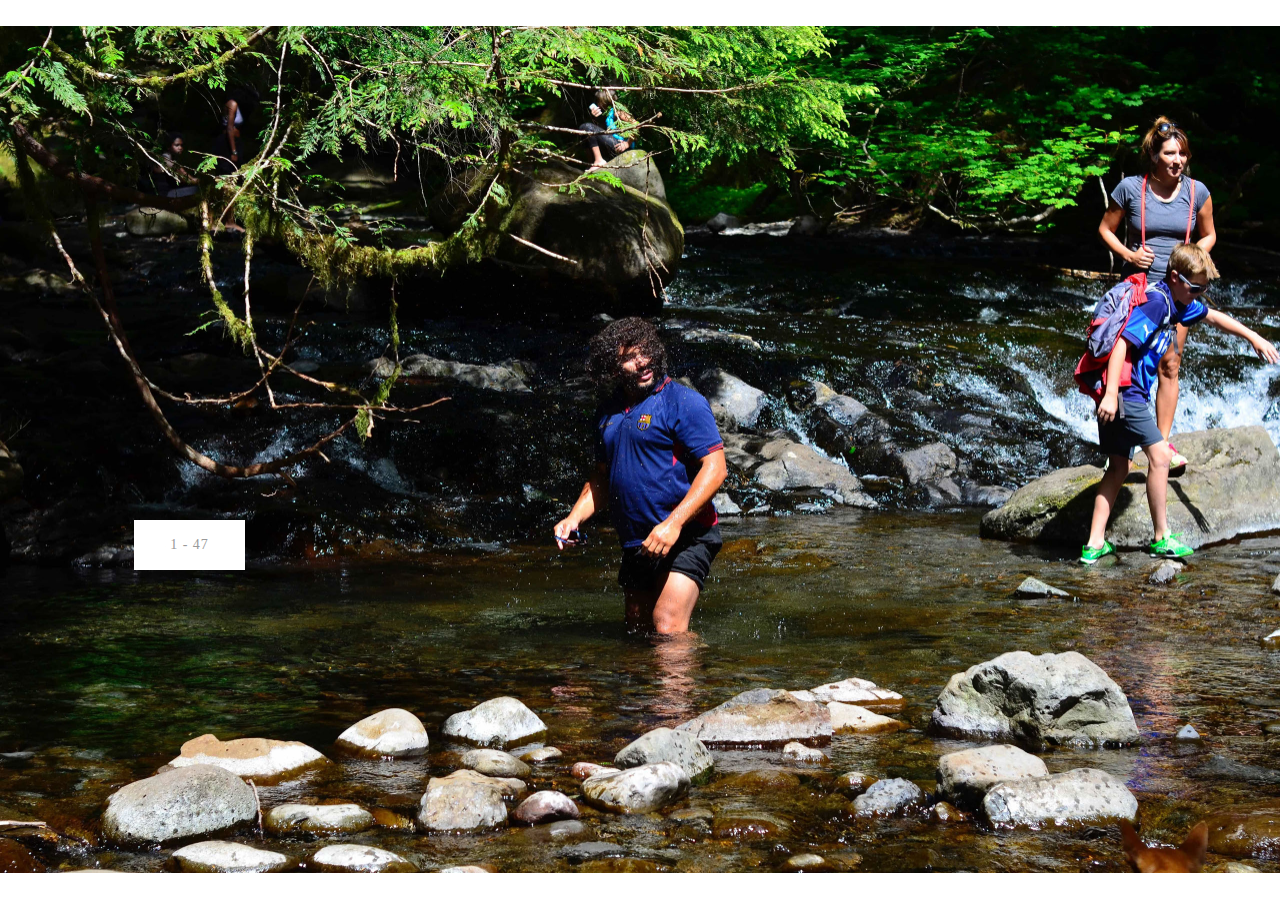
<file: phone/random-phone.html>
<!DOCTYPE html>
<html class="nojs html css_verticalspacer" lang="en-US">
 <head>

  <meta http-equiv="Content-type" content="text/html;charset=UTF-8"/>
  <meta name="generator" content="2015.2.1.352"/>
  <meta name="viewport" content="width=380"/>
  
  <script type="text/javascript">
   // Update the 'nojs'/'js' class on the html node
document.documentElement.className = document.documentElement.className.replace(/\bnojs\b/g, 'js');

// Check that all required assets are uploaded and up-to-date
if(typeof Muse == "undefined") window.Muse = {}; window.Muse.assets = {"required":["jquery-1.8.3.min.js", "museutils.js", "museconfig.js", "webpro.js", "musewpslideshow.js", "jquery.museoverlay.js", "touchswipe.js", "jquery.watch.js", "require.js", "random-phone.css"], "outOfDate":[]};
</script>
  
  <title>Random Phone</title>
  <!-- CSS -->
  <link rel="stylesheet" type="text/css" href="../css/site_global.css?crc=373759255"/>
  <link rel="stylesheet" type="text/css" href="css/random-phone.css?crc=3997173407" id="pagesheet"/>
   </head>
 <body>

  <div class="clearfix" id="page"><!-- column -->
   <div class="SlideShowWidget clearfix HeroFitContent colelem" id="slideshowu15886"><!-- none box -->
    <div class="popup_anchor" id="u15887popup">
     <div class="SlideShowContentPanel clearfix fullscreen" id="u15887"><!-- stack box -->
      <!-- m_editable region-id="editable-static-tag-U15968-BP_infinity" template="phone/random-phone.html" data-type="image" data-ice-options="srcAttr=data-src" -->
      <div class="SSSlide clip_frame fullscreen" id="u15968" data-muse-uid="U15968" data-muse-type="img_frame"><!-- image -->
       <img class="ImageInclude" id="u15968_img" data-src="../images/_dsc1488.jpg?crc=79308057" src="../images/blank.gif?crc=4208392903" alt="" data-width="380" data-height="252" data-muse-src="../images/_dsc1488.jpg?crc=79308057"/>
      </div>
      <!-- /m_editable -->
      <!-- m_editable region-id="editable-static-tag-U15896-BP_infinity" template="phone/random-phone.html" data-type="image" data-ice-options="srcAttr=data-src" -->
      <div class="SSSlide invi clip_frame fullscreen" id="u15896" data-muse-uid="U15896" data-muse-type="img_frame"><!-- image -->
       <img class="ImageInclude" id="u15896_img" data-src="../images/_dsc1493.jpg?crc=173757435" src="../images/blank.gif?crc=4208392903" alt="" data-width="377" data-height="570" data-muse-src="../images/_dsc1493.jpg?crc=173757435"/>
      </div>
      <!-- /m_editable -->
      <!-- m_editable region-id="editable-static-tag-U15888-BP_infinity" template="phone/random-phone.html" data-type="image" data-ice-options="srcAttr=data-src" -->
      <div class="SSSlide invi clip_frame fullscreen" id="u15888" data-muse-uid="U15888" data-muse-type="img_frame"><!-- image -->
       <img class="ImageInclude" id="u15888_img" data-src="../images/_dsc2425.jpg?crc=3947573669" src="../images/blank.gif?crc=4208392903" alt="" data-width="380" data-height="252" data-muse-src="../images/_dsc2425.jpg?crc=3947573669"/>
      </div>
      <!-- /m_editable -->
      <!-- m_editable region-id="editable-static-tag-U15980-BP_infinity" template="phone/random-phone.html" data-type="image" data-ice-options="srcAttr=data-src" -->
      <div class="SSSlide invi clip_frame fullscreen" id="u15980" data-muse-uid="U15980" data-muse-type="img_frame"><!-- image -->
       <img class="ImageInclude" id="u15980_img" data-src="../images/_dsc2447.jpg?crc=160049626" src="../images/blank.gif?crc=4208392903" alt="" data-width="380" data-height="252" data-muse-src="../images/_dsc2447.jpg?crc=160049626"/>
      </div>
      <!-- /m_editable -->
      <!-- m_editable region-id="editable-static-tag-U15942-BP_infinity" template="phone/random-phone.html" data-type="image" data-ice-options="srcAttr=data-src" -->
      <div class="SSSlide invi clip_frame fullscreen" id="u15942" data-muse-uid="U15942" data-muse-type="img_frame"><!-- image -->
       <img class="ImageInclude" id="u15942_img" data-src="../images/_dsc2459.jpg?crc=103270139" src="../images/blank.gif?crc=4208392903" alt="" data-width="377" data-height="570" data-muse-src="../images/_dsc2459.jpg?crc=103270139"/>
      </div>
      <!-- /m_editable -->
      <!-- m_editable region-id="editable-static-tag-U15948-BP_infinity" template="phone/random-phone.html" data-type="image" data-ice-options="srcAttr=data-src" -->
      <div class="SSSlide invi clip_frame fullscreen" id="u15948" data-muse-uid="U15948" data-muse-type="img_frame"><!-- image -->
       <img class="ImageInclude" id="u15948_img" data-src="../images/_dsc3935.jpg?crc=4254839151" src="../images/blank.gif?crc=4208392903" alt="" data-width="380" data-height="252" data-muse-src="../images/_dsc3935.jpg?crc=4254839151"/>
      </div>
      <!-- /m_editable -->
      <!-- m_editable region-id="editable-static-tag-U15890-BP_infinity" template="phone/random-phone.html" data-type="image" data-ice-options="srcAttr=data-src" -->
      <div class="SSSlide invi clip_frame fullscreen" id="u15890" data-muse-uid="U15890" data-muse-type="img_frame"><!-- image -->
       <img class="ImageInclude" id="u15890_img" data-src="../images/_dsc3940.jpg?crc=4216573969" src="../images/blank.gif?crc=4208392903" alt="" data-width="377" data-height="570" data-muse-src="../images/_dsc3940.jpg?crc=4216573969"/>
      </div>
      <!-- /m_editable -->
      <!-- m_editable region-id="editable-static-tag-U15932-BP_infinity" template="phone/random-phone.html" data-type="image" data-ice-options="srcAttr=data-src" -->
      <div class="SSSlide invi clip_frame fullscreen" id="u15932" data-muse-uid="U15932" data-muse-type="img_frame"><!-- image -->
       <img class="ImageInclude" id="u15932_img" data-src="../images/_dsc3950.jpg?crc=3847406245" src="../images/blank.gif?crc=4208392903" alt="" data-width="380" data-height="252" data-muse-src="../images/_dsc3950.jpg?crc=3847406245"/>
      </div>
      <!-- /m_editable -->
      <!-- m_editable region-id="editable-static-tag-U15920-BP_infinity" template="phone/random-phone.html" data-type="image" data-ice-options="srcAttr=data-src" -->
      <div class="SSSlide invi clip_frame fullscreen" id="u15920" data-muse-uid="U15920" data-muse-type="img_frame"><!-- image -->
       <img class="ImageInclude" id="u15920_img" data-src="../images/_dsc3957.jpg?crc=4054658010" src="../images/blank.gif?crc=4208392903" alt="" data-width="380" data-height="252" data-muse-src="../images/_dsc3957.jpg?crc=4054658010"/>
      </div>
      <!-- /m_editable -->
      <!-- m_editable region-id="editable-static-tag-U15926-BP_infinity" template="phone/random-phone.html" data-type="image" data-ice-options="srcAttr=data-src" -->
      <div class="SSSlide invi clip_frame fullscreen" id="u15926" data-muse-uid="U15926" data-muse-type="img_frame"><!-- image -->
       <img class="ImageInclude" id="u15926_img" data-src="../images/_dsc3978.jpg?crc=3963492605" src="../images/blank.gif?crc=4208392903" alt="" data-width="380" data-height="313" data-muse-src="../images/_dsc3978.jpg?crc=3963492605"/>
      </div>
      <!-- /m_editable -->
      <!-- m_editable region-id="editable-static-tag-U15934-BP_infinity" template="phone/random-phone.html" data-type="image" data-ice-options="srcAttr=data-src" -->
      <div class="SSSlide invi clip_frame fullscreen" id="u15934" data-muse-uid="U15934" data-muse-type="img_frame"><!-- image -->
       <img class="ImageInclude" id="u15934_img" data-src="../images/_dsc3986.jpg?crc=170266789" src="../images/blank.gif?crc=4208392903" alt="" data-width="380" data-height="252" data-muse-src="../images/_dsc3986.jpg?crc=170266789"/>
      </div>
      <!-- /m_editable -->
      <!-- m_editable region-id="editable-static-tag-U15906-BP_infinity" template="phone/random-phone.html" data-type="image" data-ice-options="srcAttr=data-src" -->
      <div class="SSSlide invi clip_frame fullscreen" id="u15906" data-muse-uid="U15906" data-muse-type="img_frame"><!-- image -->
       <img class="ImageInclude" id="u15906_img" data-src="../images/_dsc4003.jpg?crc=3783291125" src="../images/blank.gif?crc=4208392903" alt="" data-width="380" data-height="271" data-muse-src="../images/_dsc4003.jpg?crc=3783291125"/>
      </div>
      <!-- /m_editable -->
      <!-- m_editable region-id="editable-static-tag-U15952-BP_infinity" template="phone/random-phone.html" data-type="image" data-ice-options="srcAttr=data-src" -->
      <div class="SSSlide invi clip_frame fullscreen" id="u15952" data-muse-uid="U15952" data-muse-type="img_frame"><!-- image -->
       <img class="ImageInclude" id="u15952_img" data-src="../images/_dsc4004.jpg?crc=144969334" src="../images/blank.gif?crc=4208392903" alt="" data-width="380" data-height="252" data-muse-src="../images/_dsc4004.jpg?crc=144969334"/>
      </div>
      <!-- /m_editable -->
      <!-- m_editable region-id="editable-static-tag-U15936-BP_infinity" template="phone/random-phone.html" data-type="image" data-ice-options="srcAttr=data-src" -->
      <div class="SSSlide invi clip_frame fullscreen" id="u15936" data-muse-uid="U15936" data-muse-type="img_frame"><!-- image -->
       <img class="ImageInclude" id="u15936_img" data-src="../images/_dsc4990.jpg?crc=3957976836" src="../images/blank.gif?crc=4208392903" alt="" data-width="380" data-height="252" data-muse-src="../images/_dsc4990.jpg?crc=3957976836"/>
      </div>
      <!-- /m_editable -->
      <!-- m_editable region-id="editable-static-tag-U15944-BP_infinity" template="phone/random-phone.html" data-type="image" data-ice-options="srcAttr=data-src" -->
      <div class="SSSlide invi clip_frame fullscreen" id="u15944" data-muse-uid="U15944" data-muse-type="img_frame"><!-- image -->
       <img class="ImageInclude" id="u15944_img" data-src="../images/_dsc5019.jpg?crc=416111714" src="../images/blank.gif?crc=4208392903" alt="" data-width="377" data-height="570" data-muse-src="../images/_dsc5019.jpg?crc=416111714"/>
      </div>
      <!-- /m_editable -->
      <!-- m_editable region-id="editable-static-tag-U15976-BP_infinity" template="phone/random-phone.html" data-type="image" data-ice-options="srcAttr=data-src" -->
      <div class="SSSlide invi clip_frame fullscreen" id="u15976" data-muse-uid="U15976" data-muse-type="img_frame"><!-- image -->
       <img class="ImageInclude" id="u15976_img" data-src="../images/_dsc6965.jpg?crc=475988739" src="../images/blank.gif?crc=4208392903" alt="" data-width="380" data-height="252" data-muse-src="../images/_dsc6965.jpg?crc=475988739"/>
      </div>
      <!-- /m_editable -->
      <!-- m_editable region-id="editable-static-tag-U15960-BP_infinity" template="phone/random-phone.html" data-type="image" data-ice-options="srcAttr=data-src" -->
      <div class="SSSlide invi clip_frame fullscreen" id="u15960" data-muse-uid="U15960" data-muse-type="img_frame"><!-- image -->
       <img class="ImageInclude" id="u15960_img" data-src="../images/_dsc6974.jpg?crc=341716120" src="../images/blank.gif?crc=4208392903" alt="" data-width="380" data-height="252" data-muse-src="../images/_dsc6974.jpg?crc=341716120"/>
      </div>
      <!-- /m_editable -->
      <!-- m_editable region-id="editable-static-tag-U15958-BP_infinity" template="phone/random-phone.html" data-type="image" data-ice-options="srcAttr=data-src" -->
      <div class="SSSlide invi clip_frame fullscreen" id="u15958" data-muse-uid="U15958" data-muse-type="img_frame"><!-- image -->
       <img class="ImageInclude" id="u15958_img" data-src="../images/_dsc7428.jpg?crc=4160709291" src="../images/blank.gif?crc=4208392903" alt="" data-width="377" data-height="570" data-muse-src="../images/_dsc7428.jpg?crc=4160709291"/>
      </div>
      <!-- /m_editable -->
      <!-- m_editable region-id="editable-static-tag-U15940-BP_infinity" template="phone/random-phone.html" data-type="image" data-ice-options="srcAttr=data-src" -->
      <div class="SSSlide invi clip_frame fullscreen" id="u15940" data-muse-uid="U15940" data-muse-type="img_frame"><!-- image -->
       <img class="ImageInclude" id="u15940_img" data-src="../images/_dsc7429.jpg?crc=4104891828" src="../images/blank.gif?crc=4208392903" alt="" data-width="380" data-height="252" data-muse-src="../images/_dsc7429.jpg?crc=4104891828"/>
      </div>
      <!-- /m_editable -->
      <!-- m_editable region-id="editable-static-tag-U15938-BP_infinity" template="phone/random-phone.html" data-type="image" data-ice-options="srcAttr=data-src" -->
      <div class="SSSlide invi clip_frame fullscreen" id="u15938" data-muse-uid="U15938" data-muse-type="img_frame"><!-- image -->
       <img class="ImageInclude" id="u15938_img" data-src="../images/_dsc7548.jpg?crc=3850840944" src="../images/blank.gif?crc=4208392903" alt="" data-width="378" data-height="570" data-muse-src="../images/_dsc7548.jpg?crc=3850840944"/>
      </div>
      <!-- /m_editable -->
      <!-- m_editable region-id="editable-static-tag-U15924-BP_infinity" template="phone/random-phone.html" data-type="image" data-ice-options="srcAttr=data-src" -->
      <div class="SSSlide invi clip_frame fullscreen" id="u15924" data-muse-uid="U15924" data-muse-type="img_frame"><!-- image -->
       <img class="ImageInclude" id="u15924_img" data-src="../images/_dsc7550.jpg?crc=3805436692" src="../images/blank.gif?crc=4208392903" alt="" data-width="378" data-height="570" data-muse-src="../images/_dsc7550.jpg?crc=3805436692"/>
      </div>
      <!-- /m_editable -->
      <!-- m_editable region-id="editable-static-tag-U15956-BP_infinity" template="phone/random-phone.html" data-type="image" data-ice-options="srcAttr=data-src" -->
      <div class="SSSlide invi clip_frame fullscreen" id="u15956" data-muse-uid="U15956" data-muse-type="img_frame"><!-- image -->
       <img class="ImageInclude" id="u15956_img" data-src="../images/_dsc7715.jpg?crc=55826701" src="../images/blank.gif?crc=4208392903" alt="" data-width="377" data-height="570" data-muse-src="../images/_dsc7715.jpg?crc=55826701"/>
      </div>
      <!-- /m_editable -->
      <!-- m_editable region-id="editable-static-tag-U15966-BP_infinity" template="phone/random-phone.html" data-type="image" data-ice-options="srcAttr=data-src" -->
      <div class="SSSlide invi clip_frame fullscreen" id="u15966" data-muse-uid="U15966" data-muse-type="img_frame"><!-- image -->
       <img class="ImageInclude" id="u15966_img" data-src="../images/_dsc8310.jpg?crc=33690171" src="../images/blank.gif?crc=4208392903" alt="" data-width="377" data-height="570" data-muse-src="../images/_dsc8310.jpg?crc=33690171"/>
      </div>
      <!-- /m_editable -->
      <!-- m_editable region-id="editable-static-tag-U15900-BP_infinity" template="phone/random-phone.html" data-type="image" data-ice-options="srcAttr=data-src" -->
      <div class="SSSlide invi clip_frame fullscreen" id="u15900" data-muse-uid="U15900" data-muse-type="img_frame"><!-- image -->
       <img class="ImageInclude" id="u15900_img" data-src="../images/_dsc8313.jpg?crc=4261705446" src="../images/blank.gif?crc=4208392903" alt="" data-width="380" data-height="252" data-muse-src="../images/_dsc8313.jpg?crc=4261705446"/>
      </div>
      <!-- /m_editable -->
      <!-- m_editable region-id="editable-static-tag-U15898-BP_infinity" template="phone/random-phone.html" data-type="image" data-ice-options="srcAttr=data-src" -->
      <div class="SSSlide invi clip_frame fullscreen" id="u15898" data-muse-uid="U15898" data-muse-type="img_frame"><!-- image -->
       <img class="ImageInclude" id="u15898_img" data-src="../images/_dsc9280.jpg?crc=445572597" src="../images/blank.gif?crc=4208392903" alt="" data-width="377" data-height="570" data-muse-src="../images/_dsc9280.jpg?crc=445572597"/>
      </div>
      <!-- /m_editable -->
      <!-- m_editable region-id="editable-static-tag-U15918-BP_infinity" template="phone/random-phone.html" data-type="image" data-ice-options="srcAttr=data-src" -->
      <div class="SSSlide invi clip_frame fullscreen" id="u15918" data-muse-uid="U15918" data-muse-type="img_frame"><!-- image -->
       <img class="ImageInclude" id="u15918_img" data-src="../images/_dsc9283%20(1).jpg?crc=374049789" src="../images/blank.gif?crc=4208392903" alt="" data-width="380" data-height="252" data-muse-src="../images/_dsc9283%20(1).jpg?crc=374049789"/>
      </div>
      <!-- /m_editable -->
      <!-- m_editable region-id="editable-static-tag-U15950-BP_infinity" template="phone/random-phone.html" data-type="image" data-ice-options="srcAttr=data-src" -->
      <div class="SSSlide invi clip_frame fullscreen" id="u15950" data-muse-uid="U15950" data-muse-type="img_frame"><!-- image -->
       <img class="ImageInclude" id="u15950_img" data-src="../images/_dsc9283.jpg?crc=171419554" src="../images/blank.gif?crc=4208392903" alt="" data-width="380" data-height="412" data-muse-src="../images/_dsc9283.jpg?crc=171419554"/>
      </div>
      <!-- /m_editable -->
      <!-- m_editable region-id="editable-static-tag-U15962-BP_infinity" template="phone/random-phone.html" data-type="image" data-ice-options="srcAttr=data-src" -->
      <div class="SSSlide invi clip_frame fullscreen" id="u15962" data-muse-uid="U15962" data-muse-type="img_frame"><!-- image -->
       <img class="ImageInclude" id="u15962_img" data-src="../images/_dsc9350.jpg?crc=238738589" src="../images/blank.gif?crc=4208392903" alt="" data-width="377" data-height="570" data-muse-src="../images/_dsc9350.jpg?crc=238738589"/>
      </div>
      <!-- /m_editable -->
      <!-- m_editable region-id="editable-static-tag-U15910-BP_infinity" template="phone/random-phone.html" data-type="image" data-ice-options="srcAttr=data-src" -->
      <div class="SSSlide invi clip_frame fullscreen" id="u15910" data-muse-uid="U15910" data-muse-type="img_frame"><!-- image -->
       <img class="ImageInclude" id="u15910_img" data-src="../images/0806151141.jpg?crc=28129917" src="../images/blank.gif?crc=4208392903" alt="" data-width="321" data-height="570" data-muse-src="../images/0806151141.jpg?crc=28129917"/>
      </div>
      <!-- /m_editable -->
      <!-- m_editable region-id="editable-static-tag-U15916-BP_infinity" template="phone/random-phone.html" data-type="image" data-ice-options="srcAttr=data-src" -->
      <div class="SSSlide invi clip_frame fullscreen" id="u15916" data-muse-uid="U15916" data-muse-type="img_frame"><!-- image -->
       <img class="ImageInclude" id="u15916_img" data-src="../images/img_3305.jpg?crc=4130827099" src="../images/blank.gif?crc=4208392903" alt="" data-width="380" data-height="570" data-muse-src="../images/img_3305.jpg?crc=4130827099"/>
      </div>
      <!-- /m_editable -->
      <!-- m_editable region-id="editable-static-tag-U15946-BP_infinity" template="phone/random-phone.html" data-type="image" data-ice-options="srcAttr=data-src" -->
      <div class="SSSlide invi clip_frame fullscreen" id="u15946" data-muse-uid="U15946" data-muse-type="img_frame"><!-- image -->
       <img class="ImageInclude" id="u15946_img" data-src="../images/img_3315.jpg?crc=320593701" src="../images/blank.gif?crc=4208392903" alt="" data-width="380" data-height="570" data-muse-src="../images/img_3315.jpg?crc=320593701"/>
      </div>
      <!-- /m_editable -->
      <!-- m_editable region-id="editable-static-tag-U15954-BP_infinity" template="phone/random-phone.html" data-type="image" data-ice-options="srcAttr=data-src" -->
      <div class="SSSlide invi clip_frame fullscreen" id="u15954" data-muse-uid="U15954" data-muse-type="img_frame"><!-- image -->
       <img class="ImageInclude" id="u15954_img" data-src="../images/img_3409.jpg?crc=170460046" src="../images/blank.gif?crc=4208392903" alt="" data-width="380" data-height="253" data-muse-src="../images/img_3409.jpg?crc=170460046"/>
      </div>
      <!-- /m_editable -->
      <!-- m_editable region-id="editable-static-tag-U15914-BP_infinity" template="phone/random-phone.html" data-type="image" data-ice-options="srcAttr=data-src" -->
      <div class="SSSlide invi clip_frame fullscreen" id="u15914" data-muse-uid="U15914" data-muse-type="img_frame"><!-- image -->
       <img class="ImageInclude" id="u15914_img" data-src="../images/img_3444%20(1).jpg?crc=334361871" src="../images/blank.gif?crc=4208392903" alt="" data-width="380" data-height="570" data-muse-src="../images/img_3444%20(1).jpg?crc=334361871"/>
      </div>
      <!-- /m_editable -->
      <!-- m_editable region-id="editable-static-tag-U15974-BP_infinity" template="phone/random-phone.html" data-type="image" data-ice-options="srcAttr=data-src" -->
      <div class="SSSlide invi clip_frame fullscreen" id="u15974" data-muse-uid="U15974" data-muse-type="img_frame"><!-- image -->
       <img class="ImageInclude" id="u15974_img" data-src="../images/img_3484%20(1).jpg?crc=4232978654" src="../images/blank.gif?crc=4208392903" alt="" data-width="380" data-height="570" data-muse-src="../images/img_3484%20(1).jpg?crc=4232978654"/>
      </div>
      <!-- /m_editable -->
      <!-- m_editable region-id="editable-static-tag-U15922-BP_infinity" template="phone/random-phone.html" data-type="image" data-ice-options="srcAttr=data-src" -->
      <div class="SSSlide invi clip_frame fullscreen" id="u15922" data-muse-uid="U15922" data-muse-type="img_frame"><!-- image -->
       <img class="ImageInclude" id="u15922_img" data-src="../images/img_3769%20(1).jpg?crc=3825096007" src="../images/blank.gif?crc=4208392903" alt="" data-width="380" data-height="253" data-muse-src="../images/img_3769%20(1).jpg?crc=3825096007"/>
      </div>
      <!-- /m_editable -->
      <!-- m_editable region-id="editable-static-tag-U15972-BP_infinity" template="phone/random-phone.html" data-type="image" data-ice-options="srcAttr=data-src" -->
      <div class="SSSlide invi clip_frame fullscreen" id="u15972" data-muse-uid="U15972" data-muse-type="img_frame"><!-- image -->
       <img class="ImageInclude" id="u15972_img" data-src="../images/img_3880.jpg?crc=171757500" src="../images/blank.gif?crc=4208392903" alt="" data-width="380" data-height="253" data-muse-src="../images/img_3880.jpg?crc=171757500"/>
      </div>
      <!-- /m_editable -->
      <!-- m_editable region-id="editable-static-tag-U15970-BP_infinity" template="phone/random-phone.html" data-type="image" data-ice-options="srcAttr=data-src" -->
      <div class="SSSlide invi clip_frame fullscreen" id="u15970" data-muse-uid="U15970" data-muse-type="img_frame"><!-- image -->
       <img class="ImageInclude" id="u15970_img" data-src="../images/img_3906.jpg?crc=67069891" src="../images/blank.gif?crc=4208392903" alt="" data-width="380" data-height="570" data-muse-src="../images/img_3906.jpg?crc=67069891"/>
      </div>
      <!-- /m_editable -->
      <!-- m_editable region-id="editable-static-tag-U15978-BP_infinity" template="phone/random-phone.html" data-type="image" data-ice-options="srcAttr=data-src" -->
      <div class="SSSlide invi clip_frame fullscreen" id="u15978" data-muse-uid="U15978" data-muse-type="img_frame"><!-- image -->
       <img class="ImageInclude" id="u15978_img" data-src="../images/img_5707.jpg?crc=239926171" src="../images/blank.gif?crc=4208392903" alt="" data-width="380" data-height="253" data-muse-src="../images/img_5707.jpg?crc=239926171"/>
      </div>
      <!-- /m_editable -->
      <!-- m_editable region-id="editable-static-tag-U15894-BP_infinity" template="phone/random-phone.html" data-type="image" data-ice-options="srcAttr=data-src" -->
      <div class="SSSlide invi clip_frame fullscreen" id="u15894" data-muse-uid="U15894" data-muse-type="img_frame"><!-- image -->
       <img class="ImageInclude" id="u15894_img" data-src="../images/img_5734.jpg?crc=381956121" src="../images/blank.gif?crc=4208392903" alt="" data-width="380" data-height="253" data-muse-src="../images/img_5734.jpg?crc=381956121"/>
      </div>
      <!-- /m_editable -->
      <!-- m_editable region-id="editable-static-tag-U15902-BP_infinity" template="phone/random-phone.html" data-type="image" data-ice-options="srcAttr=data-src" -->
      <div class="SSSlide invi clip_frame fullscreen" id="u15902" data-muse-uid="U15902" data-muse-type="img_frame"><!-- image -->
       <img class="ImageInclude" id="u15902_img" data-src="../images/nikon%20corporation_nikon%20d7000_9126086-9140336420.jpg?crc=59477231" src="../images/blank.gif?crc=4208392903" alt="" data-width="380" data-height="252" data-muse-src="../images/nikon%20corporation_nikon%20d7000_9126086-9140336420.jpg?crc=59477231"/>
      </div>
      <!-- /m_editable -->
      <!-- m_editable region-id="editable-static-tag-U15930-BP_infinity" template="phone/random-phone.html" data-type="image" data-ice-options="srcAttr=data-src" -->
      <div class="SSSlide invi clip_frame fullscreen" id="u15930" data-muse-uid="U15930" data-muse-type="img_frame"><!-- image -->
       <img class="ImageInclude" id="u15930_img" data-src="../images/nikon%20corporation_nikon%20d7000_9199750-9213480425.jpg?crc=4287885383" src="../images/blank.gif?crc=4208392903" alt="" data-width="380" data-height="252" data-muse-src="../images/nikon%20corporation_nikon%20d7000_9199750-9213480425.jpg?crc=4287885383"/>
      </div>
      <!-- /m_editable -->
      <!-- m_editable region-id="editable-static-tag-U15928-BP_infinity" template="phone/random-phone.html" data-type="image" data-ice-options="srcAttr=data-src" -->
      <div class="SSSlide invi clip_frame fullscreen" id="u15928" data-muse-uid="U15928" data-muse-type="img_frame"><!-- image -->
       <img class="ImageInclude" id="u15928_img" data-src="../images/nikon%20corporation_nikon%20d7000_15711942-15735209662.jpg?crc=3878909128" src="../images/blank.gif?crc=4208392903" alt="" data-width="380" data-height="397" data-muse-src="../images/nikon%20corporation_nikon%20d7000_15711942-15735209662.jpg?crc=3878909128"/>
      </div>
      <!-- /m_editable -->
      <!-- m_editable region-id="editable-static-tag-U15892-BP_infinity" template="phone/random-phone.html" data-type="image" data-ice-options="srcAttr=data-src" -->
      <div class="SSSlide invi clip_frame fullscreen" id="u15892" data-muse-uid="U15892" data-muse-type="img_frame"><!-- image -->
       <img class="ImageInclude" id="u15892_img" data-src="../images/nikon%20corporation_nikon%20d7000_18934918-18955853678.jpg?crc=4029553891" src="../images/blank.gif?crc=4208392903" alt="" data-width="380" data-height="252" data-muse-src="../images/nikon%20corporation_nikon%20d7000_18934918-18955853678.jpg?crc=4029553891"/>
      </div>
      <!-- /m_editable -->
      <!-- m_editable region-id="editable-static-tag-U15904-BP_infinity" template="phone/random-phone.html" data-type="image" data-ice-options="srcAttr=data-src" -->
      <div class="SSSlide invi clip_frame fullscreen" id="u15904" data-muse-uid="U15904" data-muse-type="img_frame"><!-- image -->
       <img class="ImageInclude" id="u15904_img" data-src="../images/nikon%20corporation_nikon%20d7000_19100742-19112978691.jpg?crc=501142382" src="../images/blank.gif?crc=4208392903" alt="" data-width="380" data-height="574" data-muse-src="../images/nikon%20corporation_nikon%20d7000_19100742-19112978691.jpg?crc=501142382"/>
      </div>
      <!-- /m_editable -->
      <!-- m_editable region-id="editable-static-tag-U15964-BP_infinity" template="phone/random-phone.html" data-type="image" data-ice-options="srcAttr=data-src" -->
      <div class="SSSlide invi clip_frame fullscreen" id="u15964" data-muse-uid="U15964" data-muse-type="img_frame"><!-- image -->
       <img class="ImageInclude" id="u15964_img" data-src="../images/nikon%20corporation_nikon%20d7000_26772544-26788728509.jpg?crc=4106598662" src="../images/blank.gif?crc=4208392903" alt="" data-width="377" data-height="570" data-muse-src="../images/nikon%20corporation_nikon%20d7000_26772544-26788728509.jpg?crc=4106598662"/>
      </div>
      <!-- /m_editable -->
      <!-- m_editable region-id="editable-static-tag-U15908-BP_infinity" template="phone/random-phone.html" data-type="image" data-ice-options="srcAttr=data-src" -->
      <div class="SSSlide invi clip_frame fullscreen" id="u15908" data-muse-uid="U15908" data-muse-type="img_frame"><!-- image -->
       <img class="ImageInclude" id="u15908_img" data-src="../images/nikon%20corporation_nikon%20d7000_26984128-26997976526.jpg?crc=408189610" src="../images/blank.gif?crc=4208392903" alt="" data-width="377" data-height="570" data-muse-src="../images/nikon%20corporation_nikon%20d7000_26984128-26997976526.jpg?crc=408189610"/>
      </div>
      <!-- /m_editable -->
      <!-- m_editable region-id="editable-static-tag-U15912-BP_infinity" template="phone/random-phone.html" data-type="image" data-ice-options="srcAttr=data-src" -->
      <div class="SSSlide invi clip_frame fullscreen" id="u15912" data-muse-uid="U15912" data-muse-type="img_frame"><!-- image -->
       <img class="ImageInclude" id="u15912_img" data-src="../images/nikon%20corporation_nikon%20d7000_27013952-27031244528.jpg?crc=4175313926" src="../images/blank.gif?crc=4208392903" alt="" data-width="380" data-height="252" data-muse-src="../images/nikon%20corporation_nikon%20d7000_27013952-27031244528.jpg?crc=4175313926"/>
      </div>
      <!-- /m_editable -->
     </div>
    </div>
    <div class="popup_anchor" id="u15983-4popup">
     <div class="SlideShowLabel SSSlideCount clearfix" id="u15983-4"><!-- content -->
      <p><span id="u15983">47 - 47</span></p>
     </div>
    </div>
   </div>
   <div class="verticalspacer" data-offset-top="570" data-content-above-spacer="570" data-content-below-spacer="0"></div>
  </div>
  <!-- Other scripts -->
  <script type="text/javascript">
   window.Muse.assets.check=function(d){if(!window.Muse.assets.checked){window.Muse.assets.checked=!0;var b={},c=function(a,b){if(window.getComputedStyle){var c=window.getComputedStyle(a,null);return c&&c.getPropertyValue(b)||c&&c[b]||""}if(document.documentElement.currentStyle)return(c=a.currentStyle)&&c[b]||a.style&&a.style[b]||"";return""},a=function(a){if(a.match(/^rgb/))return a=a.replace(/\s+/g,"").match(/([\d\,]+)/gi)[0].split(","),(parseInt(a[0])<<16)+(parseInt(a[1])<<8)+parseInt(a[2]);if(a.match(/^\#/))return parseInt(a.substr(1),
16);return 0},g=function(g){for(var f=document.getElementsByTagName("link"),i=0;i<f.length;i++)if("text/css"==f[i].type){var h=(f[i].href||"").match(/\/?css\/([\w\-]+\.css)\?crc=(\d+)/);if(!h||!h[1]||!h[2])break;b[h[1]]=h[2]}f=document.createElement("div");f.className="version";f.style.cssText="display:none; width:1px; height:1px;";document.getElementsByTagName("body")[0].appendChild(f);for(i=0;i<Muse.assets.required.length;){var h=Muse.assets.required[i],l=h.match(/([\w\-\.]+)\.(\w+)$/),k=l&&l[1]?
l[1]:null,l=l&&l[2]?l[2]:null;switch(l.toLowerCase()){case "css":k=k.replace(/\W/gi,"_").replace(/^([^a-z])/gi,"_$1");f.className+=" "+k;k=a(c(f,"color"));l=a(c(f,"backgroundColor"));k!=0||l!=0?(Muse.assets.required.splice(i,1),"undefined"!=typeof b[h]&&(k!=b[h]>>>24||l!=(b[h]&16777215))&&Muse.assets.outOfDate.push(h)):i++;f.className="version";break;case "js":k.match(/^jquery-[\d\.]+/gi)&&d&&d().jquery=="1.8.3"?Muse.assets.required.splice(i,1):i++;break;default:throw Error("Unsupported file type: "+
l);}}f.parentNode.removeChild(f);if(Muse.assets.outOfDate.length||Muse.assets.required.length)f="Some files on the server may be missing or incorrect. Clear browser cache and try again. If the problem persists please contact website author.",g&&Muse.assets.outOfDate.length&&(f+="\nOut of date: "+Muse.assets.outOfDate.join(",")),g&&Muse.assets.required.length&&(f+="\nMissing: "+Muse.assets.required.join(",")),alert(f)};location&&location.search&&location.search.match&&location.search.match(/muse_debug/gi)?setTimeout(function(){g(!0)},5E3):g()}};
var muse_init=function(){require.config({baseUrl:"../"});require(["jquery","museutils","whatinput","webpro","musewpslideshow","jquery.museoverlay","touchswipe","jquery.watch"],function(d){var $ = d;$(document).ready(function(){try{
window.Muse.assets.check($);/* body */
Muse.Utils.transformMarkupToFixBrowserProblemsPreInit();/* body */
Muse.Utils.prepHyperlinks(true);/* body */
Muse.Utils.fullPage('#page');/* 100% height page */
Muse.Utils.initWidget('#slideshowu15886', ['#bp_infinity'], function(elem) { var widget = new WebPro.Widget.ContentSlideShow(elem, {autoPlay:false,displayInterval:3500,slideLinkStopsSlideShow:false,transitionStyle:'fading',lightboxEnabled_runtime:false,shuffle:false,transitionDuration:1000,enableSwipe:true,elastic:'fullScreen',resumeAutoplay:true,resumeAutoplayInterval:3000,playOnce:false,autoActivate_runtime:false}); $(elem).data('widget', widget); return widget; });/* #slideshowu15886 */
Muse.Utils.showWidgetsWhenReady();/* body */
Muse.Utils.transformMarkupToFixBrowserProblems();/* body */
}catch(b){if(b&&"function"==typeof b.notify?b.notify():Muse.Assert.fail("Error calling selector function: "+b),false)throw b;}})})};

</script>
  <!-- RequireJS script -->
  <script src="../scripts/require.js?crc=4108833657" type="text/javascript" async data-main="../scripts/museconfig.js?crc=169177150" onload="if (requirejs) requirejs.onError = function(requireType, requireModule) { if (requireType && requireType.toString && requireType.toString().indexOf && 0 <= requireType.toString().indexOf('#scripterror')) window.Muse.assets.check(); }" onerror="window.Muse.assets.check();"></script>
   </body>
</html>
</file>
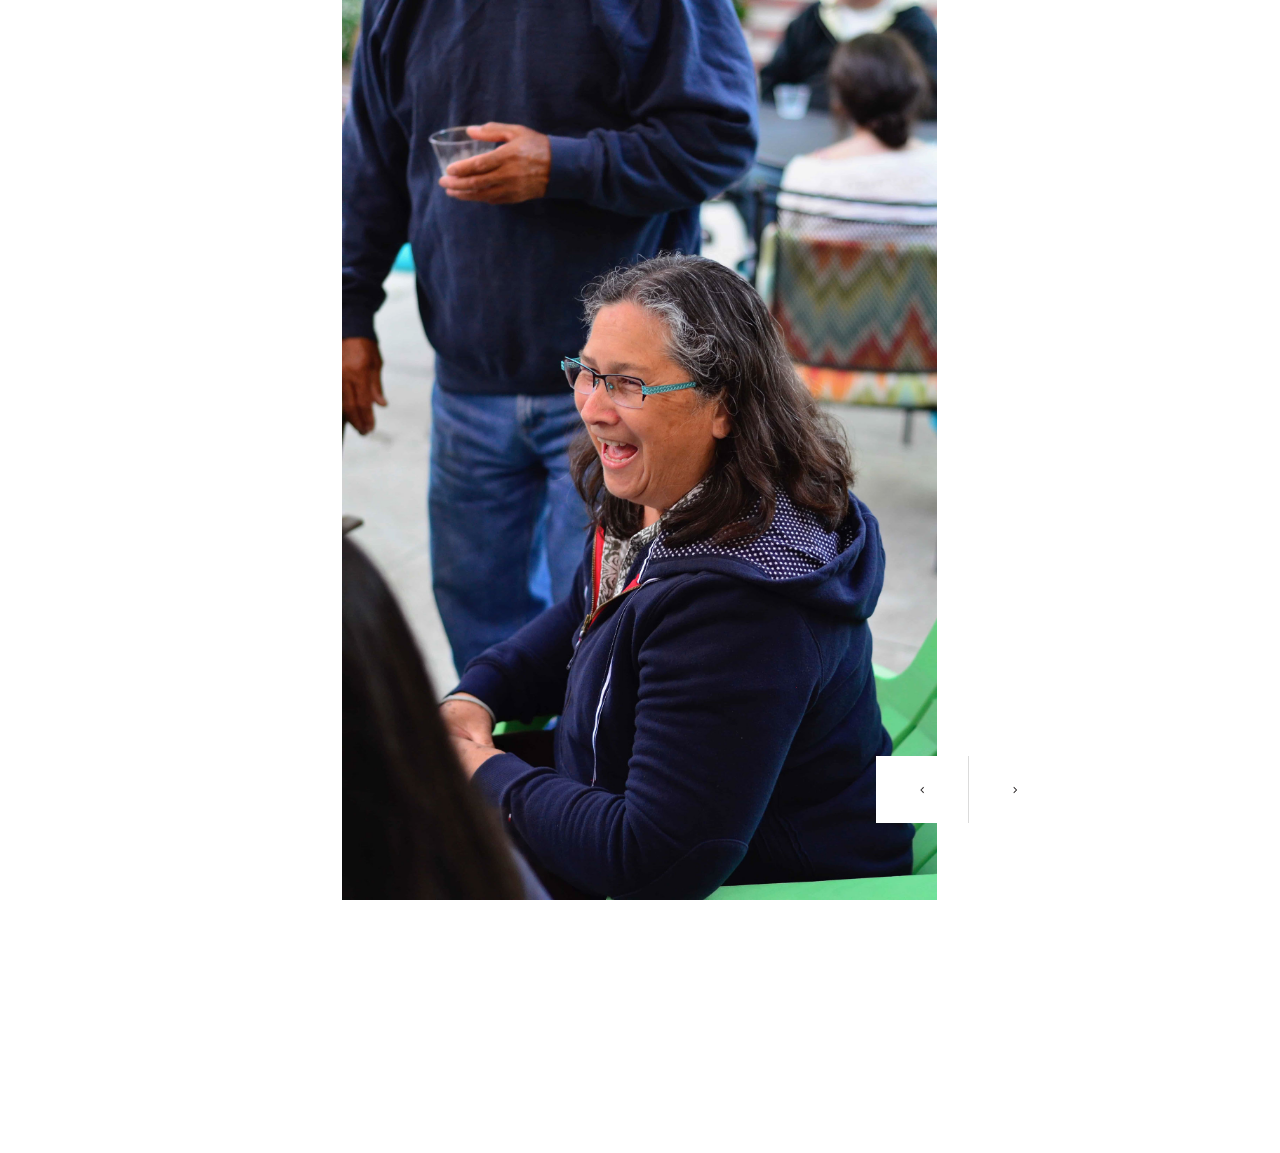
<file: phone/santa-barbara.html>
<!DOCTYPE html>
<html class="nojs html css_verticalspacer" lang="en-US">
 <head>

  <meta http-equiv="Content-type" content="text/html;charset=UTF-8"/>
  <meta name="generator" content="2015.2.1.352"/>
  <meta name="viewport" content="width=380"/>
  
  <script type="text/javascript">
   // Update the 'nojs'/'js' class on the html node
document.documentElement.className = document.documentElement.className.replace(/\bnojs\b/g, 'js');

// Check that all required assets are uploaded and up-to-date
if(typeof Muse == "undefined") window.Muse = {}; window.Muse.assets = {"required":["jquery-1.8.3.min.js", "museutils.js", "museconfig.js", "webpro.js", "musewpslideshow.js", "jquery.museoverlay.js", "touchswipe.js", "jquery.watch.js", "require.js", "santa-barbara.css"], "outOfDate":[]};
</script>
  
  <title>Santa barbara</title>
  <!-- CSS -->
  <link rel="stylesheet" type="text/css" href="../css/site_global.css?crc=373759255"/>
  <link rel="stylesheet" type="text/css" href="css/santa-barbara.css?crc=249054178" id="pagesheet"/>
   </head>
 <body>

  <div class="clearfix" id="page"><!-- column -->
   <div class="position_content" id="page_position_content">
    <div class="SlideShowWidget clearfix HeroFitContent colelem" id="slideshowu17389"><!-- none box -->
     <div class="popup_anchor" id="u17393popup">
      <div class="SlideShowContentPanel clearfix fullscreen" id="u17393"><!-- stack box -->
       <!-- m_editable region-id="editable-static-tag-U17450-BP_infinity" template="phone/santa-barbara.html" data-type="image" data-ice-options="srcAttr=data-src" -->
       <div class="SSSlide clip_frame fullscreen" id="u17450" data-muse-uid="U17450" data-muse-type="img_frame"><!-- image -->
        <img class="ImageInclude" id="u17450_img" data-src="../images/_dsc0445.jpg?crc=4116776242" src="../images/blank.gif?crc=4208392903" alt="" data-width="377" data-height="570" data-muse-src="../images/_dsc0445.jpg?crc=4116776242"/>
       </div>
       <!-- /m_editable -->
       <!-- m_editable region-id="editable-static-tag-U17452-BP_infinity" template="phone/santa-barbara.html" data-type="image" data-ice-options="srcAttr=data-src" -->
       <div class="SSSlide invi clip_frame fullscreen" id="u17452" data-muse-uid="U17452" data-muse-type="img_frame"><!-- image -->
        <img class="ImageInclude" id="u17452_img" data-src="../images/_dsc0450.jpg?crc=4032577686" src="../images/blank.gif?crc=4208392903" alt="" data-width="377" data-height="570" data-muse-src="../images/_dsc0450.jpg?crc=4032577686"/>
       </div>
       <!-- /m_editable -->
       <!-- m_editable region-id="editable-static-tag-U17416-BP_infinity" template="phone/santa-barbara.html" data-type="image" data-ice-options="srcAttr=data-src" -->
       <div class="SSSlide invi clip_frame fullscreen" id="u17416" data-muse-uid="U17416" data-muse-type="img_frame"><!-- image -->
        <img class="ImageInclude" id="u17416_img" data-src="../images/_dsc0451.jpg?crc=18463881" src="../images/blank.gif?crc=4208392903" alt="" data-width="377" data-height="570" data-muse-src="../images/_dsc0451.jpg?crc=18463881"/>
       </div>
       <!-- /m_editable -->
       <!-- m_editable region-id="editable-static-tag-U17426-BP_infinity" template="phone/santa-barbara.html" data-type="image" data-ice-options="srcAttr=data-src" -->
       <div class="SSSlide invi clip_frame fullscreen" id="u17426" data-muse-uid="U17426" data-muse-type="img_frame"><!-- image -->
        <img class="ImageInclude" id="u17426_img" data-src="../images/_dsc0452.jpg?crc=3821358790" src="../images/blank.gif?crc=4208392903" alt="" data-width="377" data-height="570" data-muse-src="../images/_dsc0452.jpg?crc=3821358790"/>
       </div>
       <!-- /m_editable -->
       <!-- m_editable region-id="editable-static-tag-U17464-BP_infinity" template="phone/santa-barbara.html" data-type="image" data-ice-options="srcAttr=data-src" -->
       <div class="SSSlide invi clip_frame fullscreen" id="u17464" data-muse-uid="U17464" data-muse-type="img_frame"><!-- image -->
        <img class="ImageInclude" id="u17464_img" data-src="../images/_dsc0454.jpg?crc=4193594560" src="../images/blank.gif?crc=4208392903" alt="" data-width="377" data-height="570" data-muse-src="../images/_dsc0454.jpg?crc=4193594560"/>
       </div>
       <!-- /m_editable -->
       <!-- m_editable region-id="editable-static-tag-U17434-BP_infinity" template="phone/santa-barbara.html" data-type="image" data-ice-options="srcAttr=data-src" -->
       <div class="SSSlide invi clip_frame fullscreen" id="u17434" data-muse-uid="U17434" data-muse-type="img_frame"><!-- image -->
        <img class="ImageInclude" id="u17434_img" data-src="../images/_dsc0457.jpg?crc=87476315" src="../images/blank.gif?crc=4208392903" alt="" data-width="377" data-height="570" data-muse-src="../images/_dsc0457.jpg?crc=87476315"/>
       </div>
       <!-- /m_editable -->
       <!-- m_editable region-id="editable-static-tag-U17460-BP_infinity" template="phone/santa-barbara.html" data-type="image" data-ice-options="srcAttr=data-src" -->
       <div class="SSSlide invi clip_frame fullscreen" id="u17460" data-muse-uid="U17460" data-muse-type="img_frame"><!-- image -->
        <img class="ImageInclude" id="u17460_img" data-src="../images/_dsc0462.jpg?crc=207583283" src="../images/blank.gif?crc=4208392903" alt="" data-width="380" data-height="252" data-muse-src="../images/_dsc0462.jpg?crc=207583283"/>
       </div>
       <!-- /m_editable -->
       <!-- m_editable region-id="editable-static-tag-U17414-BP_infinity" template="phone/santa-barbara.html" data-type="image" data-ice-options="srcAttr=data-src" -->
       <div class="SSSlide invi clip_frame fullscreen" id="u17414" data-muse-uid="U17414" data-muse-type="img_frame"><!-- image -->
        <img class="ImageInclude" id="u17414_img" data-src="../images/_dsc0465.jpg?crc=441096067" src="../images/blank.gif?crc=4208392903" alt="" data-width="377" data-height="570" data-muse-src="../images/_dsc0465.jpg?crc=441096067"/>
       </div>
       <!-- /m_editable -->
       <!-- m_editable region-id="editable-static-tag-U17466-BP_infinity" template="phone/santa-barbara.html" data-type="image" data-ice-options="srcAttr=data-src" -->
       <div class="SSSlide invi clip_frame fullscreen" id="u17466" data-muse-uid="U17466" data-muse-type="img_frame"><!-- image -->
        <img class="ImageInclude" id="u17466_img" data-src="../images/_dsc0469.jpg?crc=3860644314" src="../images/blank.gif?crc=4208392903" alt="" data-width="377" data-height="570" data-muse-src="../images/_dsc0469.jpg?crc=3860644314"/>
       </div>
       <!-- /m_editable -->
       <!-- m_editable region-id="editable-static-tag-U17500-BP_infinity" template="phone/santa-barbara.html" data-type="image" data-ice-options="srcAttr=data-src" -->
       <div class="SSSlide invi clip_frame fullscreen" id="u17500" data-muse-uid="U17500" data-muse-type="img_frame"><!-- image -->
        <img class="ImageInclude" id="u17500_img" data-src="../images/_dsc0472.jpg?crc=536585744" src="../images/blank.gif?crc=4208392903" alt="" data-width="377" data-height="570" data-muse-src="../images/_dsc0472.jpg?crc=536585744"/>
       </div>
       <!-- /m_editable -->
       <!-- m_editable region-id="editable-static-tag-U17438-BP_infinity" template="phone/santa-barbara.html" data-type="image" data-ice-options="srcAttr=data-src" -->
       <div class="SSSlide invi clip_frame fullscreen" id="u17438" data-muse-uid="U17438" data-muse-type="img_frame"><!-- image -->
        <img class="ImageInclude" id="u17438_img" data-src="../images/_dsc0474.jpg?crc=231957952" src="../images/blank.gif?crc=4208392903" alt="" data-width="377" data-height="570" data-muse-src="../images/_dsc0474.jpg?crc=231957952"/>
       </div>
       <!-- /m_editable -->
       <!-- m_editable region-id="editable-static-tag-U17492-BP_infinity" template="phone/santa-barbara.html" data-type="image" data-ice-options="srcAttr=data-src" -->
       <div class="SSSlide invi clip_frame fullscreen" id="u17492" data-muse-uid="U17492" data-muse-type="img_frame"><!-- image -->
        <img class="ImageInclude" id="u17492_img" data-src="../images/_dsc0477.jpg?crc=4203834383" src="../images/blank.gif?crc=4208392903" alt="" data-width="377" data-height="570" data-muse-src="../images/_dsc0477.jpg?crc=4203834383"/>
       </div>
       <!-- /m_editable -->
       <!-- m_editable region-id="editable-static-tag-U17456-BP_infinity" template="phone/santa-barbara.html" data-type="image" data-ice-options="srcAttr=data-src" -->
       <div class="SSSlide invi clip_frame fullscreen" id="u17456" data-muse-uid="U17456" data-muse-type="img_frame"><!-- image -->
        <img class="ImageInclude" id="u17456_img" data-src="../images/_dsc0481.jpg?crc=3831842914" src="../images/blank.gif?crc=4208392903" alt="" data-width="377" data-height="570" data-muse-src="../images/_dsc0481.jpg?crc=3831842914"/>
       </div>
       <!-- /m_editable -->
       <!-- m_editable region-id="editable-static-tag-U17486-BP_infinity" template="phone/santa-barbara.html" data-type="image" data-ice-options="srcAttr=data-src" -->
       <div class="SSSlide invi clip_frame fullscreen" id="u17486" data-muse-uid="U17486" data-muse-type="img_frame"><!-- image -->
        <img class="ImageInclude" id="u17486_img" data-src="../images/_dsc0482.jpg?crc=428541774" src="../images/blank.gif?crc=4208392903" alt="" data-width="377" data-height="570" data-muse-src="../images/_dsc0482.jpg?crc=428541774"/>
       </div>
       <!-- /m_editable -->
       <!-- m_editable region-id="editable-static-tag-U17398-BP_infinity" template="phone/santa-barbara.html" data-type="image" data-ice-options="srcAttr=data-src" -->
       <div class="SSSlide invi clip_frame fullscreen" id="u17398" data-muse-uid="U17398" data-muse-type="img_frame"><!-- image -->
        <img class="ImageInclude" id="u17398_img" data-src="../images/_dsc0489.jpg?crc=141781499" src="../images/blank.gif?crc=4208392903" alt="" data-width="377" data-height="570" data-muse-src="../images/_dsc0489.jpg?crc=141781499"/>
       </div>
       <!-- /m_editable -->
       <!-- m_editable region-id="editable-static-tag-U17458-BP_infinity" template="phone/santa-barbara.html" data-type="image" data-ice-options="srcAttr=data-src" -->
       <div class="SSSlide invi clip_frame fullscreen" id="u17458" data-muse-uid="U17458" data-muse-type="img_frame"><!-- image -->
        <img class="ImageInclude" id="u17458_img" data-src="../images/_dsc0505.jpg?crc=3770808448" src="../images/blank.gif?crc=4208392903" alt="" data-width="377" data-height="570" data-muse-src="../images/_dsc0505.jpg?crc=3770808448"/>
       </div>
       <!-- /m_editable -->
       <!-- m_editable region-id="editable-static-tag-U17496-BP_infinity" template="phone/santa-barbara.html" data-type="image" data-ice-options="srcAttr=data-src" -->
       <div class="SSSlide invi clip_frame fullscreen" id="u17496" data-muse-uid="U17496" data-muse-type="img_frame"><!-- image -->
        <img class="ImageInclude" id="u17496_img" data-src="../images/_dsc0511.jpg?crc=4024384155" src="../images/blank.gif?crc=4208392903" alt="" data-width="377" data-height="570" data-muse-src="../images/_dsc0511.jpg?crc=4024384155"/>
       </div>
       <!-- /m_editable -->
       <!-- m_editable region-id="editable-static-tag-U17428-BP_infinity" template="phone/santa-barbara.html" data-type="image" data-ice-options="srcAttr=data-src" -->
       <div class="SSSlide invi clip_frame fullscreen" id="u17428" data-muse-uid="U17428" data-muse-type="img_frame"><!-- image -->
        <img class="ImageInclude" id="u17428_img" data-src="../images/_dsc0517.jpg?crc=4208522007" src="../images/blank.gif?crc=4208392903" alt="" data-width="380" data-height="252" data-muse-src="../images/_dsc0517.jpg?crc=4208522007"/>
       </div>
       <!-- /m_editable -->
       <!-- m_editable region-id="editable-static-tag-U17502-BP_infinity" template="phone/santa-barbara.html" data-type="image" data-ice-options="srcAttr=data-src" -->
       <div class="SSSlide invi clip_frame fullscreen" id="u17502" data-muse-uid="U17502" data-muse-type="img_frame"><!-- image -->
        <img class="ImageInclude" id="u17502_img" data-src="../images/_dsc0520.jpg?crc=78372794" src="../images/blank.gif?crc=4208392903" alt="" data-width="377" data-height="570" data-muse-src="../images/_dsc0520.jpg?crc=78372794"/>
       </div>
       <!-- /m_editable -->
       <!-- m_editable region-id="editable-static-tag-U17470-BP_infinity" template="phone/santa-barbara.html" data-type="image" data-ice-options="srcAttr=data-src" -->
       <div class="SSSlide invi clip_frame fullscreen" id="u17470" data-muse-uid="U17470" data-muse-type="img_frame"><!-- image -->
        <img class="ImageInclude" id="u17470_img" data-src="../images/_dsc0530.jpg?crc=3774883990" src="../images/blank.gif?crc=4208392903" alt="" data-width="377" data-height="570" data-muse-src="../images/_dsc0530.jpg?crc=3774883990"/>
       </div>
       <!-- /m_editable -->
       <!-- m_editable region-id="editable-static-tag-U17412-BP_infinity" template="phone/santa-barbara.html" data-type="image" data-ice-options="srcAttr=data-src" -->
       <div class="SSSlide invi clip_frame fullscreen" id="u17412" data-muse-uid="U17412" data-muse-type="img_frame"><!-- image -->
        <img class="ImageInclude" id="u17412_img" data-src="../images/_dsc0532.jpg?crc=452841215" src="../images/blank.gif?crc=4208392903" alt="" data-width="377" data-height="570" data-muse-src="../images/_dsc0532.jpg?crc=452841215"/>
       </div>
       <!-- /m_editable -->
       <!-- m_editable region-id="editable-static-tag-U17440-BP_infinity" template="phone/santa-barbara.html" data-type="image" data-ice-options="srcAttr=data-src" -->
       <div class="SSSlide invi clip_frame fullscreen" id="u17440" data-muse-uid="U17440" data-muse-type="img_frame"><!-- image -->
        <img class="ImageInclude" id="u17440_img" data-src="../images/_dsc0550.jpg?crc=4271007413" src="../images/blank.gif?crc=4208392903" alt="" data-width="380" data-height="252" data-muse-src="../images/_dsc0550.jpg?crc=4271007413"/>
       </div>
       <!-- /m_editable -->
       <!-- m_editable region-id="editable-static-tag-U17484-BP_infinity" template="phone/santa-barbara.html" data-type="image" data-ice-options="srcAttr=data-src" -->
       <div class="SSSlide invi clip_frame fullscreen" id="u17484" data-muse-uid="U17484" data-muse-type="img_frame"><!-- image -->
        <img class="ImageInclude" id="u17484_img" data-src="../images/_dsc0551.jpg?crc=446222939" src="../images/blank.gif?crc=4208392903" alt="" data-width="377" data-height="570" data-muse-src="../images/_dsc0551.jpg?crc=446222939"/>
       </div>
       <!-- /m_editable -->
       <!-- m_editable region-id="editable-static-tag-U17446-BP_infinity" template="phone/santa-barbara.html" data-type="image" data-ice-options="srcAttr=data-src" -->
       <div class="SSSlide invi clip_frame fullscreen" id="u17446" data-muse-uid="U17446" data-muse-type="img_frame"><!-- image -->
        <img class="ImageInclude" id="u17446_img" data-src="../images/_dsc0553.jpg?crc=3915453715" src="../images/blank.gif?crc=4208392903" alt="" data-width="377" data-height="570" data-muse-src="../images/_dsc0553.jpg?crc=3915453715"/>
       </div>
       <!-- /m_editable -->
       <!-- m_editable region-id="editable-static-tag-U17424-BP_infinity" template="phone/santa-barbara.html" data-type="image" data-ice-options="srcAttr=data-src" -->
       <div class="SSSlide invi clip_frame fullscreen" id="u17424" data-muse-uid="U17424" data-muse-type="img_frame"><!-- image -->
        <img class="ImageInclude" id="u17424_img" data-src="../images/_dsc0554.jpg?crc=24017721" src="../images/blank.gif?crc=4208392903" alt="" data-width="377" data-height="570" data-muse-src="../images/_dsc0554.jpg?crc=24017721"/>
       </div>
       <!-- /m_editable -->
       <!-- m_editable region-id="editable-static-tag-U17476-BP_infinity" template="phone/santa-barbara.html" data-type="image" data-ice-options="srcAttr=data-src" -->
       <div class="SSSlide invi clip_frame fullscreen" id="u17476" data-muse-uid="U17476" data-muse-type="img_frame"><!-- image -->
        <img class="ImageInclude" id="u17476_img" data-src="../images/_dsc0555.jpg?crc=4092187465" src="../images/blank.gif?crc=4208392903" alt="" data-width="377" data-height="570" data-muse-src="../images/_dsc0555.jpg?crc=4092187465"/>
       </div>
       <!-- /m_editable -->
       <!-- m_editable region-id="editable-static-tag-U17480-BP_infinity" template="phone/santa-barbara.html" data-type="image" data-ice-options="srcAttr=data-src" -->
       <div class="SSSlide invi clip_frame fullscreen" id="u17480" data-muse-uid="U17480" data-muse-type="img_frame"><!-- image -->
        <img class="ImageInclude" id="u17480_img" data-src="../images/_dsc0576.jpg?crc=58991421" src="../images/blank.gif?crc=4208392903" alt="" data-width="377" data-height="570" data-muse-src="../images/_dsc0576.jpg?crc=58991421"/>
       </div>
       <!-- /m_editable -->
       <!-- m_editable region-id="editable-static-tag-U17454-BP_infinity" template="phone/santa-barbara.html" data-type="image" data-ice-options="srcAttr=data-src" -->
       <div class="SSSlide invi clip_frame fullscreen" id="u17454" data-muse-uid="U17454" data-muse-type="img_frame"><!-- image -->
        <img class="ImageInclude" id="u17454_img" data-src="../images/_dsc0594.jpg?crc=3790668735" src="../images/blank.gif?crc=4208392903" alt="" data-width="377" data-height="570" data-muse-src="../images/_dsc0594.jpg?crc=3790668735"/>
       </div>
       <!-- /m_editable -->
       <!-- m_editable region-id="editable-static-tag-U17402-BP_infinity" template="phone/santa-barbara.html" data-type="image" data-ice-options="srcAttr=data-src" -->
       <div class="SSSlide invi clip_frame fullscreen" id="u17402" data-muse-uid="U17402" data-muse-type="img_frame"><!-- image -->
        <img class="ImageInclude" id="u17402_img" data-src="../images/_dsc0598.jpg?crc=181834275" src="../images/blank.gif?crc=4208392903" alt="" data-width="377" data-height="570" data-muse-src="../images/_dsc0598.jpg?crc=181834275"/>
       </div>
       <!-- /m_editable -->
       <!-- m_editable region-id="editable-static-tag-U17394-BP_infinity" template="phone/santa-barbara.html" data-type="image" data-ice-options="srcAttr=data-src" -->
       <div class="SSSlide invi clip_frame fullscreen" id="u17394" data-muse-uid="U17394" data-muse-type="img_frame"><!-- image -->
        <img class="ImageInclude" id="u17394_img" data-src="../images/_dsc0601.jpg?crc=3946628034" src="../images/blank.gif?crc=4208392903" alt="" data-width="377" data-height="570" data-muse-src="../images/_dsc0601.jpg?crc=3946628034"/>
       </div>
       <!-- /m_editable -->
       <!-- m_editable region-id="editable-static-tag-U17490-BP_infinity" template="phone/santa-barbara.html" data-type="image" data-ice-options="srcAttr=data-src" -->
       <div class="SSSlide invi clip_frame fullscreen" id="u17490" data-muse-uid="U17490" data-muse-type="img_frame"><!-- image -->
        <img class="ImageInclude" id="u17490_img" data-src="../images/_dsc0608.jpg?crc=4094714556" src="../images/blank.gif?crc=4208392903" alt="" data-width="377" data-height="570" data-muse-src="../images/_dsc0608.jpg?crc=4094714556"/>
       </div>
       <!-- /m_editable -->
       <!-- m_editable region-id="editable-static-tag-U17482-BP_infinity" template="phone/santa-barbara.html" data-type="image" data-ice-options="srcAttr=data-src" -->
       <div class="SSSlide invi clip_frame fullscreen" id="u17482" data-muse-uid="U17482" data-muse-type="img_frame"><!-- image -->
        <img class="ImageInclude" id="u17482_img" data-src="../images/_dsc0621.jpg?crc=497631784" src="../images/blank.gif?crc=4208392903" alt="" data-width="377" data-height="570" data-muse-src="../images/_dsc0621.jpg?crc=497631784"/>
       </div>
       <!-- /m_editable -->
       <!-- m_editable region-id="editable-static-tag-U17430-BP_infinity" template="phone/santa-barbara.html" data-type="image" data-ice-options="srcAttr=data-src" -->
       <div class="SSSlide invi clip_frame fullscreen" id="u17430" data-muse-uid="U17430" data-muse-type="img_frame"><!-- image -->
        <img class="ImageInclude" id="u17430_img" data-src="../images/_dsc0629.jpg?crc=256632552" src="../images/blank.gif?crc=4208392903" alt="" data-width="377" data-height="570" data-muse-src="../images/_dsc0629.jpg?crc=256632552"/>
       </div>
       <!-- /m_editable -->
       <!-- m_editable region-id="editable-static-tag-U17396-BP_infinity" template="phone/santa-barbara.html" data-type="image" data-ice-options="srcAttr=data-src" -->
       <div class="SSSlide invi clip_frame fullscreen" id="u17396" data-muse-uid="U17396" data-muse-type="img_frame"><!-- image -->
        <img class="ImageInclude" id="u17396_img" data-src="../images/_dsc0640.jpg?crc=3888463086" src="../images/blank.gif?crc=4208392903" alt="" data-width="377" data-height="570" data-muse-src="../images/_dsc0640.jpg?crc=3888463086"/>
       </div>
       <!-- /m_editable -->
       <!-- m_editable region-id="editable-static-tag-U17442-BP_infinity" template="phone/santa-barbara.html" data-type="image" data-ice-options="srcAttr=data-src" -->
       <div class="SSSlide invi clip_frame fullscreen" id="u17442" data-muse-uid="U17442" data-muse-type="img_frame"><!-- image -->
        <img class="ImageInclude" id="u17442_img" data-src="../images/_dsc0644.jpg?crc=4175421904" src="../images/blank.gif?crc=4208392903" alt="" data-width="380" data-height="252" data-muse-src="../images/_dsc0644.jpg?crc=4175421904"/>
       </div>
       <!-- /m_editable -->
       <!-- m_editable region-id="editable-static-tag-U17422-BP_infinity" template="phone/santa-barbara.html" data-type="image" data-ice-options="srcAttr=data-src" -->
       <div class="SSSlide invi clip_frame fullscreen" id="u17422" data-muse-uid="U17422" data-muse-type="img_frame"><!-- image -->
        <img class="ImageInclude" id="u17422_img" data-src="../images/_dsc0650.jpg?crc=3980993928" src="../images/blank.gif?crc=4208392903" alt="" data-width="377" data-height="570" data-muse-src="../images/_dsc0650.jpg?crc=3980993928"/>
       </div>
       <!-- /m_editable -->
       <!-- m_editable region-id="editable-static-tag-U17488-BP_infinity" template="phone/santa-barbara.html" data-type="image" data-ice-options="srcAttr=data-src" -->
       <div class="SSSlide invi clip_frame fullscreen" id="u17488" data-muse-uid="U17488" data-muse-type="img_frame"><!-- image -->
        <img class="ImageInclude" id="u17488_img" data-src="../images/_dsc0652.jpg?crc=442069685" src="../images/blank.gif?crc=4208392903" alt="" data-width="380" data-height="252" data-muse-src="../images/_dsc0652.jpg?crc=442069685"/>
       </div>
       <!-- /m_editable -->
       <!-- m_editable region-id="editable-static-tag-U17444-BP_infinity" template="phone/santa-barbara.html" data-type="image" data-ice-options="srcAttr=data-src" -->
       <div class="SSSlide invi clip_frame fullscreen" id="u17444" data-muse-uid="U17444" data-muse-type="img_frame"><!-- image -->
        <img class="ImageInclude" id="u17444_img" data-src="../images/_dsc0657.jpg?crc=3912691931" src="../images/blank.gif?crc=4208392903" alt="" data-width="380" data-height="252" data-muse-src="../images/_dsc0657.jpg?crc=3912691931"/>
       </div>
       <!-- /m_editable -->
       <!-- m_editable region-id="editable-static-tag-U17400-BP_infinity" template="phone/santa-barbara.html" data-type="image" data-ice-options="srcAttr=data-src" -->
       <div class="SSSlide invi clip_frame fullscreen" id="u17400" data-muse-uid="U17400" data-muse-type="img_frame"><!-- image -->
        <img class="ImageInclude" id="u17400_img" data-src="../images/_dsc0670.jpg?crc=4228476759" src="../images/blank.gif?crc=4208392903" alt="" data-width="380" data-height="252" data-muse-src="../images/_dsc0670.jpg?crc=4228476759"/>
       </div>
       <!-- /m_editable -->
       <!-- m_editable region-id="editable-static-tag-U17404-BP_infinity" template="phone/santa-barbara.html" data-type="image" data-ice-options="srcAttr=data-src" -->
       <div class="SSSlide invi clip_frame fullscreen" id="u17404" data-muse-uid="U17404" data-muse-type="img_frame"><!-- image -->
        <img class="ImageInclude" id="u17404_img" data-src="../images/_dsc0702.jpg?crc=3758570451" src="../images/blank.gif?crc=4208392903" alt="" data-width="380" data-height="252" data-muse-src="../images/_dsc0702.jpg?crc=3758570451"/>
       </div>
       <!-- /m_editable -->
       <!-- m_editable region-id="editable-static-tag-U17468-BP_infinity" template="phone/santa-barbara.html" data-type="image" data-ice-options="srcAttr=data-src" -->
       <div class="SSSlide invi clip_frame fullscreen" id="u17468" data-muse-uid="U17468" data-muse-type="img_frame"><!-- image -->
        <img class="ImageInclude" id="u17468_img" data-src="../images/_dsc0721.jpg?crc=320400792" src="../images/blank.gif?crc=4208392903" alt="" data-width="380" data-height="252" data-muse-src="../images/_dsc0721.jpg?crc=320400792"/>
       </div>
       <!-- /m_editable -->
       <!-- m_editable region-id="editable-static-tag-U17474-BP_infinity" template="phone/santa-barbara.html" data-type="image" data-ice-options="srcAttr=data-src" -->
       <div class="SSSlide invi clip_frame fullscreen" id="u17474" data-muse-uid="U17474" data-muse-type="img_frame"><!-- image -->
        <img class="ImageInclude" id="u17474_img" data-src="../images/_dsc0727.jpg?crc=3977358234" src="../images/blank.gif?crc=4208392903" alt="" data-width="377" data-height="570" data-muse-src="../images/_dsc0727.jpg?crc=3977358234"/>
       </div>
       <!-- /m_editable -->
       <!-- m_editable region-id="editable-static-tag-U17498-BP_infinity" template="phone/santa-barbara.html" data-type="image" data-ice-options="srcAttr=data-src" -->
       <div class="SSSlide invi clip_frame fullscreen" id="u17498" data-muse-uid="U17498" data-muse-type="img_frame"><!-- image -->
        <img class="ImageInclude" id="u17498_img" data-src="../images/_dsc0732.jpg?crc=3816280598" src="../images/blank.gif?crc=4208392903" alt="" data-width="377" data-height="570" data-muse-src="../images/_dsc0732.jpg?crc=3816280598"/>
       </div>
       <!-- /m_editable -->
       <!-- m_editable region-id="editable-static-tag-U17406-BP_infinity" template="phone/santa-barbara.html" data-type="image" data-ice-options="srcAttr=data-src" -->
       <div class="SSSlide invi clip_frame fullscreen" id="u17406" data-muse-uid="U17406" data-muse-type="img_frame"><!-- image -->
        <img class="ImageInclude" id="u17406_img" data-src="../images/_dsc0734.jpg?crc=4283877852" src="../images/blank.gif?crc=4208392903" alt="" data-width="377" data-height="570" data-muse-src="../images/_dsc0734.jpg?crc=4283877852"/>
       </div>
       <!-- /m_editable -->
       <!-- m_editable region-id="editable-static-tag-U17418-BP_infinity" template="phone/santa-barbara.html" data-type="image" data-ice-options="srcAttr=data-src" -->
       <div class="SSSlide invi clip_frame fullscreen" id="u17418" data-muse-uid="U17418" data-muse-type="img_frame"><!-- image -->
        <img class="ImageInclude" id="u17418_img" data-src="../images/_dsc0757.jpg?crc=4166062079" src="../images/blank.gif?crc=4208392903" alt="" data-width="377" data-height="570" data-muse-src="../images/_dsc0757.jpg?crc=4166062079"/>
       </div>
       <!-- /m_editable -->
       <!-- m_editable region-id="editable-static-tag-U17420-BP_infinity" template="phone/santa-barbara.html" data-type="image" data-ice-options="srcAttr=data-src" -->
       <div class="SSSlide invi clip_frame fullscreen" id="u17420" data-muse-uid="U17420" data-muse-type="img_frame"><!-- image -->
        <img class="ImageInclude" id="u17420_img" data-src="../images/_dsc0760.jpg?crc=3855559576" src="../images/blank.gif?crc=4208392903" alt="" data-width="377" data-height="570" data-muse-src="../images/_dsc0760.jpg?crc=3855559576"/>
       </div>
       <!-- /m_editable -->
       <!-- m_editable region-id="editable-static-tag-U17436-BP_infinity" template="phone/santa-barbara.html" data-type="image" data-ice-options="srcAttr=data-src" -->
       <div class="SSSlide invi clip_frame fullscreen" id="u17436" data-muse-uid="U17436" data-muse-type="img_frame"><!-- image -->
        <img class="ImageInclude" id="u17436_img" data-src="../images/_dsc0781.jpg?crc=248997190" src="../images/blank.gif?crc=4208392903" alt="" data-width="377" data-height="570" data-muse-src="../images/_dsc0781.jpg?crc=248997190"/>
       </div>
       <!-- /m_editable -->
       <!-- m_editable region-id="editable-static-tag-U17478-BP_infinity" template="phone/santa-barbara.html" data-type="image" data-ice-options="srcAttr=data-src" -->
       <div class="SSSlide invi clip_frame fullscreen" id="u17478" data-muse-uid="U17478" data-muse-type="img_frame"><!-- image -->
        <img class="ImageInclude" id="u17478_img" data-src="../images/_dsc0799.jpg?crc=217568552" src="../images/blank.gif?crc=4208392903" alt="" data-width="380" data-height="252" data-muse-src="../images/_dsc0799.jpg?crc=217568552"/>
       </div>
       <!-- /m_editable -->
       <!-- m_editable region-id="editable-static-tag-U17410-BP_infinity" template="phone/santa-barbara.html" data-type="image" data-ice-options="srcAttr=data-src" -->
       <div class="SSSlide invi clip_frame fullscreen" id="u17410" data-muse-uid="U17410" data-muse-type="img_frame"><!-- image -->
        <img class="ImageInclude" id="u17410_img" data-src="../images/_dsc0802.jpg?crc=28454356" src="../images/blank.gif?crc=4208392903" alt="" data-width="380" data-height="252" data-muse-src="../images/_dsc0802.jpg?crc=28454356"/>
       </div>
       <!-- /m_editable -->
       <!-- m_editable region-id="editable-static-tag-U17448-BP_infinity" template="phone/santa-barbara.html" data-type="image" data-ice-options="srcAttr=data-src" -->
       <div class="SSSlide invi clip_frame fullscreen" id="u17448" data-muse-uid="U17448" data-muse-type="img_frame"><!-- image -->
        <img class="ImageInclude" id="u17448_img" data-src="../images/_dsc0859.jpg?crc=3886879961" src="../images/blank.gif?crc=4208392903" alt="" data-width="380" data-height="252" data-muse-src="../images/_dsc0859.jpg?crc=3886879961"/>
       </div>
       <!-- /m_editable -->
       <!-- m_editable region-id="editable-static-tag-U17432-BP_infinity" template="phone/santa-barbara.html" data-type="image" data-ice-options="srcAttr=data-src" -->
       <div class="SSSlide invi clip_frame fullscreen" id="u17432" data-muse-uid="U17432" data-muse-type="img_frame"><!-- image -->
        <img class="ImageInclude" id="u17432_img" data-src="../images/_dsc0907.jpg?crc=3928169164" src="../images/blank.gif?crc=4208392903" alt="" data-width="377" data-height="570" data-muse-src="../images/_dsc0907.jpg?crc=3928169164"/>
       </div>
       <!-- /m_editable -->
       <!-- m_editable region-id="editable-static-tag-U17408-BP_infinity" template="phone/santa-barbara.html" data-type="image" data-ice-options="srcAttr=data-src" -->
       <div class="SSSlide invi clip_frame fullscreen" id="u17408" data-muse-uid="U17408" data-muse-type="img_frame"><!-- image -->
        <img class="ImageInclude" id="u17408_img" data-src="../images/_dsc0911.jpg?crc=309390243" src="../images/blank.gif?crc=4208392903" alt="" data-width="377" data-height="570" data-muse-src="../images/_dsc0911.jpg?crc=309390243"/>
       </div>
       <!-- /m_editable -->
       <!-- m_editable region-id="editable-static-tag-U17462-BP_infinity" template="phone/santa-barbara.html" data-type="image" data-ice-options="srcAttr=data-src" -->
       <div class="SSSlide invi clip_frame fullscreen" id="u17462" data-muse-uid="U17462" data-muse-type="img_frame"><!-- image -->
        <img class="ImageInclude" id="u17462_img" data-src="../images/_dsc1018.jpg?crc=3839807574" src="../images/blank.gif?crc=4208392903" alt="" data-width="380" data-height="252" data-muse-src="../images/_dsc1018.jpg?crc=3839807574"/>
       </div>
       <!-- /m_editable -->
       <!-- m_editable region-id="editable-static-tag-U17494-BP_infinity" template="phone/santa-barbara.html" data-type="image" data-ice-options="srcAttr=data-src" -->
       <div class="SSSlide invi clip_frame fullscreen" id="u17494" data-muse-uid="U17494" data-muse-type="img_frame"><!-- image -->
        <img class="ImageInclude" id="u17494_img" data-src="../images/_dsc1046.jpg?crc=196332450" src="../images/blank.gif?crc=4208392903" alt="" data-width="377" data-height="570" data-muse-src="../images/_dsc1046.jpg?crc=196332450"/>
       </div>
       <!-- /m_editable -->
       <!-- m_editable region-id="editable-static-tag-U17472-BP_infinity" template="phone/santa-barbara.html" data-type="image" data-ice-options="srcAttr=data-src" -->
       <div class="SSSlide invi clip_frame fullscreen" id="u17472" data-muse-uid="U17472" data-muse-type="img_frame"><!-- image -->
        <img class="ImageInclude" id="u17472_img" data-src="../images/_dsc1050.jpg?crc=4096998952" src="../images/blank.gif?crc=4208392903" alt="" data-width="377" data-height="570" data-muse-src="../images/_dsc1050.jpg?crc=4096998952"/>
       </div>
       <!-- /m_editable -->
      </div>
     </div>
     <div class="popup_anchor" id="u17392-3popup">
      <!-- m_editable region-id="editable-static-tag-U17392-BP_infinity" template="phone/santa-barbara.html" data-type="html" data-ice-options="disableImageResize,link,clickable" -->
      <div class="SSPreviousButton clearfix" id="u17392-3" data-muse-uid="U17392" data-muse-type="txt_frame"><!-- content -->
       <p>&nbsp;</p>
      </div>
      <!-- /m_editable -->
     </div>
     <div class="popup_anchor" id="u17390-3popup">
      <!-- m_editable region-id="editable-static-tag-U17390-BP_infinity" template="phone/santa-barbara.html" data-type="html" data-ice-options="disableImageResize,link,clickable" -->
      <div class="SSNextButton clearfix" id="u17390-3" data-muse-uid="U17390" data-muse-type="txt_frame"><!-- content -->
       <p>&nbsp;</p>
      </div>
      <!-- /m_editable -->
     </div>
    </div>
    <div class="verticalspacer" data-offset-top="0" data-content-above-spacer="823" data-content-below-spacer="-253"></div>
   </div>
  </div>
  <!-- Other scripts -->
  <script type="text/javascript">
   window.Muse.assets.check=function(d){if(!window.Muse.assets.checked){window.Muse.assets.checked=!0;var b={},c=function(a,b){if(window.getComputedStyle){var c=window.getComputedStyle(a,null);return c&&c.getPropertyValue(b)||c&&c[b]||""}if(document.documentElement.currentStyle)return(c=a.currentStyle)&&c[b]||a.style&&a.style[b]||"";return""},a=function(a){if(a.match(/^rgb/))return a=a.replace(/\s+/g,"").match(/([\d\,]+)/gi)[0].split(","),(parseInt(a[0])<<16)+(parseInt(a[1])<<8)+parseInt(a[2]);if(a.match(/^\#/))return parseInt(a.substr(1),
16);return 0},g=function(g){for(var f=document.getElementsByTagName("link"),i=0;i<f.length;i++)if("text/css"==f[i].type){var h=(f[i].href||"").match(/\/?css\/([\w\-]+\.css)\?crc=(\d+)/);if(!h||!h[1]||!h[2])break;b[h[1]]=h[2]}f=document.createElement("div");f.className="version";f.style.cssText="display:none; width:1px; height:1px;";document.getElementsByTagName("body")[0].appendChild(f);for(i=0;i<Muse.assets.required.length;){var h=Muse.assets.required[i],l=h.match(/([\w\-\.]+)\.(\w+)$/),k=l&&l[1]?
l[1]:null,l=l&&l[2]?l[2]:null;switch(l.toLowerCase()){case "css":k=k.replace(/\W/gi,"_").replace(/^([^a-z])/gi,"_$1");f.className+=" "+k;k=a(c(f,"color"));l=a(c(f,"backgroundColor"));k!=0||l!=0?(Muse.assets.required.splice(i,1),"undefined"!=typeof b[h]&&(k!=b[h]>>>24||l!=(b[h]&16777215))&&Muse.assets.outOfDate.push(h)):i++;f.className="version";break;case "js":k.match(/^jquery-[\d\.]+/gi)&&d&&d().jquery=="1.8.3"?Muse.assets.required.splice(i,1):i++;break;default:throw Error("Unsupported file type: "+
l);}}f.parentNode.removeChild(f);if(Muse.assets.outOfDate.length||Muse.assets.required.length)f="Some files on the server may be missing or incorrect. Clear browser cache and try again. If the problem persists please contact website author.",g&&Muse.assets.outOfDate.length&&(f+="\nOut of date: "+Muse.assets.outOfDate.join(",")),g&&Muse.assets.required.length&&(f+="\nMissing: "+Muse.assets.required.join(",")),alert(f)};location&&location.search&&location.search.match&&location.search.match(/muse_debug/gi)?setTimeout(function(){g(!0)},5E3):g()}};
var muse_init=function(){require.config({baseUrl:"../"});require(["jquery","museutils","whatinput","webpro","musewpslideshow","jquery.museoverlay","touchswipe","jquery.watch"],function(d){var $ = d;$(document).ready(function(){try{
window.Muse.assets.check($);/* body */
Muse.Utils.transformMarkupToFixBrowserProblemsPreInit();/* body */
Muse.Utils.prepHyperlinks(true);/* body */
Muse.Utils.fullPage('#page');/* 100% height page */
Muse.Utils.initWidget('#slideshowu17389', ['#bp_infinity'], function(elem) { var widget = new WebPro.Widget.ContentSlideShow(elem, {autoPlay:false,displayInterval:3500,slideLinkStopsSlideShow:false,transitionStyle:'fading',lightboxEnabled_runtime:false,shuffle:false,transitionDuration:1000,enableSwipe:true,elastic:'fullScreen',resumeAutoplay:true,resumeAutoplayInterval:3000,playOnce:false,autoActivate_runtime:false}); $(elem).data('widget', widget); return widget; });/* #slideshowu17389 */
Muse.Utils.showWidgetsWhenReady();/* body */
Muse.Utils.transformMarkupToFixBrowserProblems();/* body */
}catch(b){if(b&&"function"==typeof b.notify?b.notify():Muse.Assert.fail("Error calling selector function: "+b),false)throw b;}})})};

</script>
  <!-- RequireJS script -->
  <script src="../scripts/require.js?crc=4108833657" type="text/javascript" async data-main="../scripts/museconfig.js?crc=169177150" onload="if (requirejs) requirejs.onError = function(requireType, requireModule) { if (requireType && requireType.toString && requireType.toString().indexOf && 0 <= requireType.toString().indexOf('#scripterror')) window.Muse.assets.check(); }" onerror="window.Muse.assets.check();"></script>
   </body>
</html>
</file>
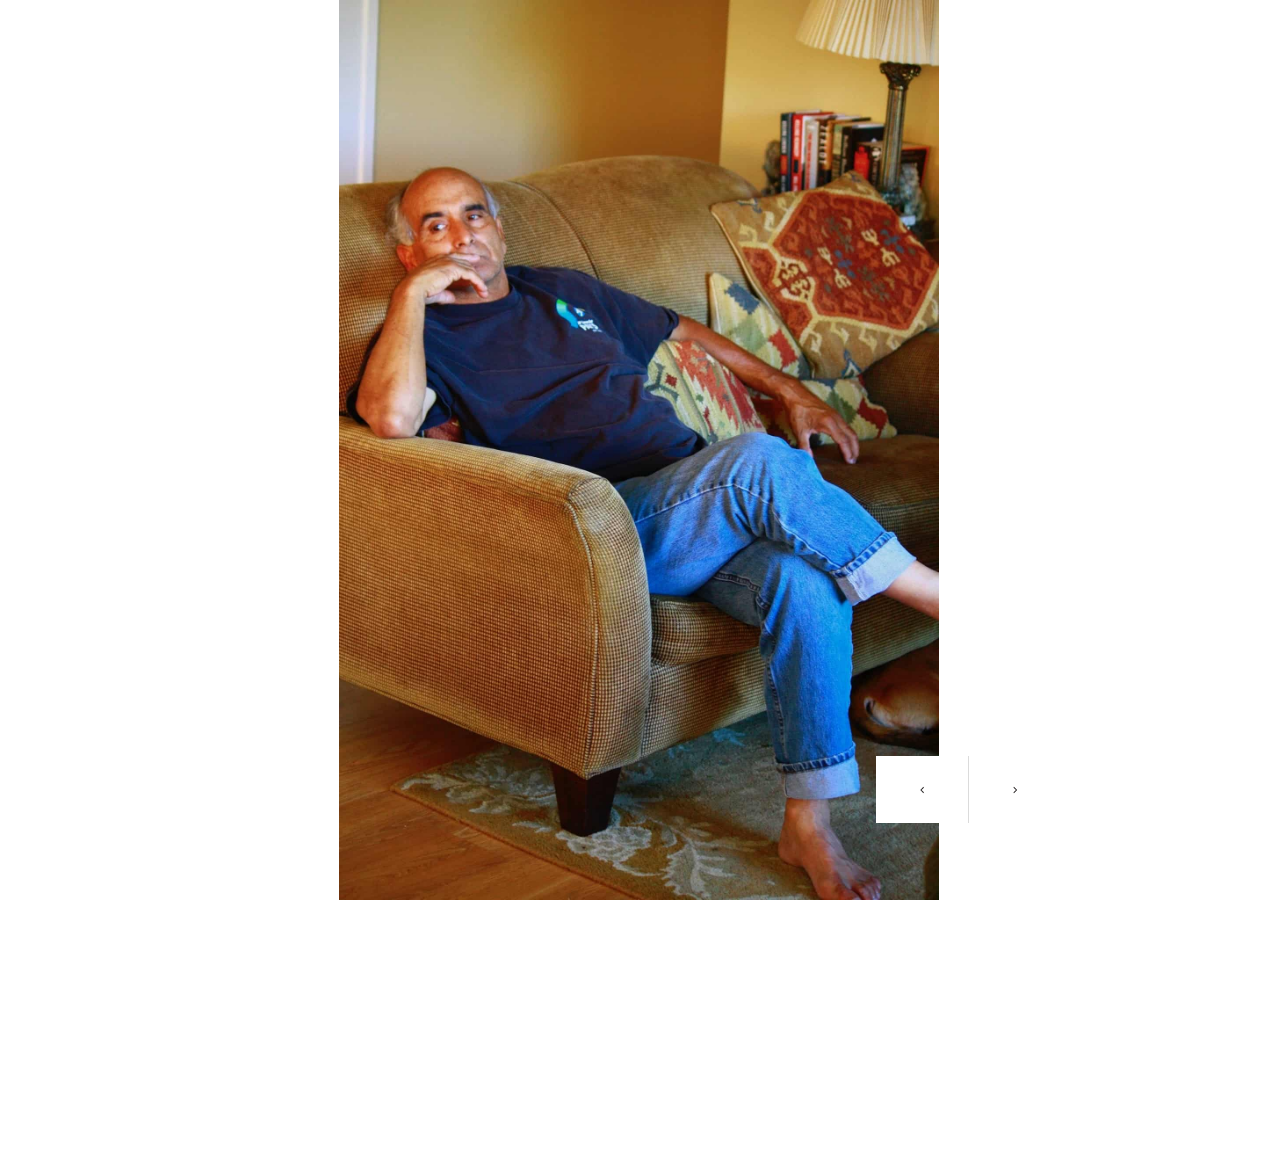
<file: phone/vallejo.html>
<!DOCTYPE html>
<html class="nojs html css_verticalspacer" lang="en-US">
 <head>

  <meta http-equiv="Content-type" content="text/html;charset=UTF-8"/>
  <meta name="generator" content="2015.2.1.352"/>
  <meta name="viewport" content="width=380"/>
  
  <script type="text/javascript">
   // Update the 'nojs'/'js' class on the html node
document.documentElement.className = document.documentElement.className.replace(/\bnojs\b/g, 'js');

// Check that all required assets are uploaded and up-to-date
if(typeof Muse == "undefined") window.Muse = {}; window.Muse.assets = {"required":["jquery-1.8.3.min.js", "museutils.js", "museconfig.js", "webpro.js", "musewpslideshow.js", "jquery.museoverlay.js", "touchswipe.js", "jquery.watch.js", "require.js", "vallejo.css"], "outOfDate":[]};
</script>
  
  <link rel="canonical" href="http://www.jimenezfamilyphotos.org/vallejo.html"/>
  <title>Vallejo</title>
  <!-- CSS -->
  <link rel="stylesheet" type="text/css" href="../css/site_global.css?crc=373759255"/>
  <link rel="stylesheet" type="text/css" href="css/vallejo.css?crc=442584401" id="pagesheet"/>
   </head>
 <body>

  <div class="clearfix" id="page"><!-- column -->
   <div class="position_content" id="page_position_content">
    <div class="SlideShowWidget clearfix HeroFitContent colelem" id="slideshowu19795"><!-- none box -->
     <div class="popup_anchor" id="u20055popup">
      <div class="SlideShowContentPanel clearfix fullscreen" id="u20055"><!-- stack box -->
       <!-- m_editable region-id="editable-static-tag-U20110-BP_infinity" template="phone/vallejo.html" data-type="image" data-ice-options="srcAttr=data-src" -->
       <div class="SSSlide clip_frame fullscreen" id="u20110" data-muse-uid="U20110" data-muse-type="img_frame"><!-- image -->
        <img class="ImageInclude" id="u20110_img" data-src="../images/_mg_5047.jpg?crc=415786406" src="../images/blank.gif?crc=4208392903" alt="" data-width="380" data-height="570" data-muse-src="../images/_mg_5047.jpg?crc=415786406"/>
       </div>
       <!-- /m_editable -->
       <!-- m_editable region-id="editable-static-tag-U20182-BP_infinity" template="phone/vallejo.html" data-type="image" data-ice-options="srcAttr=data-src" -->
       <div class="SSSlide invi clip_frame fullscreen" id="u20182" data-muse-uid="U20182" data-muse-type="img_frame"><!-- image -->
        <img class="ImageInclude" id="u20182_img" data-src="../images/_mg_5139.jpg?crc=231231154" src="../images/blank.gif?crc=4208392903" alt="" data-width="380" data-height="253" data-muse-src="../images/_mg_5139.jpg?crc=231231154"/>
       </div>
       <!-- /m_editable -->
       <!-- m_editable region-id="editable-static-tag-U20196-BP_infinity" template="phone/vallejo.html" data-type="image" data-ice-options="srcAttr=data-src" -->
       <div class="SSSlide invi clip_frame fullscreen" id="u20196" data-muse-uid="U20196" data-muse-type="img_frame"><!-- image -->
        <img class="ImageInclude" id="u20196_img" data-src="../images/_mg_5148.jpg?crc=136676632" src="../images/blank.gif?crc=4208392903" alt="" data-width="380" data-height="253" data-muse-src="../images/_mg_5148.jpg?crc=136676632"/>
       </div>
       <!-- /m_editable -->
       <!-- m_editable region-id="editable-static-tag-U20060-BP_infinity" template="phone/vallejo.html" data-type="image" data-ice-options="srcAttr=data-src" -->
       <div class="SSSlide invi clip_frame fullscreen" id="u20060" data-muse-uid="U20060" data-muse-type="img_frame"><!-- image -->
        <img class="ImageInclude" id="u20060_img" data-src="../images/_mg_5150.jpg?crc=66169858" src="../images/blank.gif?crc=4208392903" alt="" data-width="380" data-height="253" data-muse-src="../images/_mg_5150.jpg?crc=66169858"/>
       </div>
       <!-- /m_editable -->
       <!-- m_editable region-id="editable-static-tag-U20090-BP_infinity" template="phone/vallejo.html" data-type="image" data-ice-options="srcAttr=data-src" -->
       <div class="SSSlide invi clip_frame fullscreen" id="u20090" data-muse-uid="U20090" data-muse-type="img_frame"><!-- image -->
        <img class="ImageInclude" id="u20090_img" data-src="../images/_mg_5153.jpg?crc=4179852021" src="../images/blank.gif?crc=4208392903" alt="" data-width="380" data-height="253" data-muse-src="../images/_mg_5153.jpg?crc=4179852021"/>
       </div>
       <!-- /m_editable -->
       <!-- m_editable region-id="editable-static-tag-U20106-BP_infinity" template="phone/vallejo.html" data-type="image" data-ice-options="srcAttr=data-src" -->
       <div class="SSSlide invi clip_frame fullscreen" id="u20106" data-muse-uid="U20106" data-muse-type="img_frame"><!-- image -->
        <img class="ImageInclude" id="u20106_img" data-src="../images/_mg_5158.jpg?crc=3890553877" src="../images/blank.gif?crc=4208392903" alt="" data-width="380" data-height="253" data-muse-src="../images/_mg_5158.jpg?crc=3890553877"/>
       </div>
       <!-- /m_editable -->
       <!-- m_editable region-id="editable-static-tag-U20102-BP_infinity" template="phone/vallejo.html" data-type="image" data-ice-options="srcAttr=data-src" -->
       <div class="SSSlide invi clip_frame fullscreen" id="u20102" data-muse-uid="U20102" data-muse-type="img_frame"><!-- image -->
        <img class="ImageInclude" id="u20102_img" data-src="../images/_mg_5163.jpg?crc=62003140" src="../images/blank.gif?crc=4208392903" alt="" data-width="380" data-height="570" data-muse-src="../images/_mg_5163.jpg?crc=62003140"/>
       </div>
       <!-- /m_editable -->
       <!-- m_editable region-id="editable-static-tag-U20124-BP_infinity" template="phone/vallejo.html" data-type="image" data-ice-options="srcAttr=data-src" -->
       <div class="SSSlide invi clip_frame fullscreen" id="u20124" data-muse-uid="U20124" data-muse-type="img_frame"><!-- image -->
        <img class="ImageInclude" id="u20124_img" data-src="../images/_mg_5195.jpg?crc=4096978407" src="../images/blank.gif?crc=4208392903" alt="" data-width="380" data-height="253" data-muse-src="../images/_mg_5195.jpg?crc=4096978407"/>
       </div>
       <!-- /m_editable -->
       <!-- m_editable region-id="editable-static-tag-U20178-BP_infinity" template="phone/vallejo.html" data-type="image" data-ice-options="srcAttr=data-src" -->
       <div class="SSSlide invi clip_frame fullscreen" id="u20178" data-muse-uid="U20178" data-muse-type="img_frame"><!-- image -->
        <img class="ImageInclude" id="u20178_img" data-src="../images/_mg_5198.jpg?crc=60408188" src="../images/blank.gif?crc=4208392903" alt="" data-width="380" data-height="253" data-muse-src="../images/_mg_5198.jpg?crc=60408188"/>
       </div>
       <!-- /m_editable -->
       <!-- m_editable region-id="editable-static-tag-U20064-BP_infinity" template="phone/vallejo.html" data-type="image" data-ice-options="srcAttr=data-src" -->
       <div class="SSSlide invi clip_frame fullscreen" id="u20064" data-muse-uid="U20064" data-muse-type="img_frame"><!-- image -->
        <img class="ImageInclude" id="u20064_img" data-src="../images/_mg_5202.jpg?crc=367077095" src="../images/blank.gif?crc=4208392903" alt="" data-width="380" data-height="570" data-muse-src="../images/_mg_5202.jpg?crc=367077095"/>
       </div>
       <!-- /m_editable -->
       <!-- m_editable region-id="editable-static-tag-U20148-BP_infinity" template="phone/vallejo.html" data-type="image" data-ice-options="srcAttr=data-src" -->
       <div class="SSSlide invi clip_frame fullscreen" id="u20148" data-muse-uid="U20148" data-muse-type="img_frame"><!-- image -->
        <img class="ImageInclude" id="u20148_img" data-src="../images/_mg_5209.jpg?crc=3814854251" src="../images/blank.gif?crc=4208392903" alt="" data-width="380" data-height="484" data-muse-src="../images/_mg_5209.jpg?crc=3814854251"/>
       </div>
       <!-- /m_editable -->
       <!-- m_editable region-id="editable-static-tag-U20088-BP_infinity" template="phone/vallejo.html" data-type="image" data-ice-options="srcAttr=data-src" -->
       <div class="SSSlide invi clip_frame fullscreen" id="u20088" data-muse-uid="U20088" data-muse-type="img_frame"><!-- image -->
        <img class="ImageInclude" id="u20088_img" data-src="../images/_mg_5214.jpg?crc=196630759" src="../images/blank.gif?crc=4208392903" alt="" data-width="380" data-height="253" data-muse-src="../images/_mg_5214.jpg?crc=196630759"/>
       </div>
       <!-- /m_editable -->
       <!-- m_editable region-id="editable-static-tag-U20188-BP_infinity" template="phone/vallejo.html" data-type="image" data-ice-options="srcAttr=data-src" -->
       <div class="SSSlide invi clip_frame fullscreen" id="u20188" data-muse-uid="U20188" data-muse-type="img_frame"><!-- image -->
        <img class="ImageInclude" id="u20188_img" data-src="../images/_mg_5216.jpg?crc=435967765" src="../images/blank.gif?crc=4208392903" alt="" data-width="380" data-height="253" data-muse-src="../images/_mg_5216.jpg?crc=435967765"/>
       </div>
       <!-- /m_editable -->
       <!-- m_editable region-id="editable-static-tag-U20094-BP_infinity" template="phone/vallejo.html" data-type="image" data-ice-options="srcAttr=data-src" -->
       <div class="SSSlide invi clip_frame fullscreen" id="u20094" data-muse-uid="U20094" data-muse-type="img_frame"><!-- image -->
        <img class="ImageInclude" id="u20094_img" data-src="../images/_mg_5224.jpg?crc=368784661" src="../images/blank.gif?crc=4208392903" alt="" data-width="380" data-height="570" data-muse-src="../images/_mg_5224.jpg?crc=368784661"/>
       </div>
       <!-- /m_editable -->
       <!-- m_editable region-id="editable-static-tag-U20122-BP_infinity" template="phone/vallejo.html" data-type="image" data-ice-options="srcAttr=data-src" -->
       <div class="SSSlide invi clip_frame fullscreen" id="u20122" data-muse-uid="U20122" data-muse-type="img_frame"><!-- image -->
        <img class="ImageInclude" id="u20122_img" data-src="../images/_mg_5226.jpg?crc=272327829" src="../images/blank.gif?crc=4208392903" alt="" data-width="380" data-height="253" data-muse-src="../images/_mg_5226.jpg?crc=272327829"/>
       </div>
       <!-- /m_editable -->
       <!-- m_editable region-id="editable-static-tag-U20056-BP_infinity" template="phone/vallejo.html" data-type="image" data-ice-options="srcAttr=data-src" -->
       <div class="SSSlide invi clip_frame fullscreen" id="u20056" data-muse-uid="U20056" data-muse-type="img_frame"><!-- image -->
        <img class="ImageInclude" id="u20056_img" data-src="../images/_mg_5237.jpg?crc=494600963" src="../images/blank.gif?crc=4208392903" alt="" data-width="380" data-height="570" data-muse-src="../images/_mg_5237.jpg?crc=494600963"/>
       </div>
       <!-- /m_editable -->
       <!-- m_editable region-id="editable-static-tag-U20132-BP_infinity" template="phone/vallejo.html" data-type="image" data-ice-options="srcAttr=data-src" -->
       <div class="SSSlide invi clip_frame fullscreen" id="u20132" data-muse-uid="U20132" data-muse-type="img_frame"><!-- image -->
        <img class="ImageInclude" id="u20132_img" data-src="../images/_mg_5245.jpg?crc=128352130" src="../images/blank.gif?crc=4208392903" alt="" data-width="380" data-height="253" data-muse-src="../images/_mg_5245.jpg?crc=128352130"/>
       </div>
       <!-- /m_editable -->
       <!-- m_editable region-id="editable-static-tag-U20146-BP_infinity" template="phone/vallejo.html" data-type="image" data-ice-options="srcAttr=data-src" -->
       <div class="SSSlide invi clip_frame fullscreen" id="u20146" data-muse-uid="U20146" data-muse-type="img_frame"><!-- image -->
        <img class="ImageInclude" id="u20146_img" data-src="../images/_mg_5263-mix.jpg?crc=115737799" src="../images/blank.gif?crc=4208392903" alt="" data-width="380" data-height="380" data-muse-src="../images/_mg_5263-mix.jpg?crc=115737799"/>
       </div>
       <!-- /m_editable -->
       <!-- m_editable region-id="editable-static-tag-U20068-BP_infinity" template="phone/vallejo.html" data-type="image" data-ice-options="srcAttr=data-src" -->
       <div class="SSSlide invi clip_frame fullscreen" id="u20068" data-muse-uid="U20068" data-muse-type="img_frame"><!-- image -->
        <img class="ImageInclude" id="u20068_img" data-src="../images/_mg_5273.jpg?crc=143539979" src="../images/blank.gif?crc=4208392903" alt="" data-width="380" data-height="570" data-muse-src="../images/_mg_5273.jpg?crc=143539979"/>
       </div>
       <!-- /m_editable -->
       <!-- m_editable region-id="editable-static-tag-U20074-BP_infinity" template="phone/vallejo.html" data-type="image" data-ice-options="srcAttr=data-src" -->
       <div class="SSSlide invi clip_frame fullscreen" id="u20074" data-muse-uid="U20074" data-muse-type="img_frame"><!-- image -->
        <img class="ImageInclude" id="u20074_img" data-src="../images/_mg_5277.jpg?crc=362073767" src="../images/blank.gif?crc=4208392903" alt="" data-width="380" data-height="253" data-muse-src="../images/_mg_5277.jpg?crc=362073767"/>
       </div>
       <!-- /m_editable -->
       <!-- m_editable region-id="editable-static-tag-U20192-BP_infinity" template="phone/vallejo.html" data-type="image" data-ice-options="srcAttr=data-src" -->
       <div class="SSSlide invi clip_frame fullscreen" id="u20192" data-muse-uid="U20192" data-muse-type="img_frame"><!-- image -->
        <img class="ImageInclude" id="u20192_img" data-src="../images/_mg_5280.jpg?crc=176998040" src="../images/blank.gif?crc=4208392903" alt="" data-width="380" data-height="253" data-muse-src="../images/_mg_5280.jpg?crc=176998040"/>
       </div>
       <!-- /m_editable -->
       <!-- m_editable region-id="editable-static-tag-U20130-BP_infinity" template="phone/vallejo.html" data-type="image" data-ice-options="srcAttr=data-src" -->
       <div class="SSSlide invi clip_frame fullscreen" id="u20130" data-muse-uid="U20130" data-muse-type="img_frame"><!-- image -->
        <img class="ImageInclude" id="u20130_img" data-src="../images/_mg_5364.jpg?crc=4199061818" src="../images/blank.gif?crc=4208392903" alt="" data-width="380" data-height="570" data-muse-src="../images/_mg_5364.jpg?crc=4199061818"/>
       </div>
       <!-- /m_editable -->
       <!-- m_editable region-id="editable-static-tag-U20092-BP_infinity" template="phone/vallejo.html" data-type="image" data-ice-options="srcAttr=data-src" -->
       <div class="SSSlide invi clip_frame fullscreen" id="u20092" data-muse-uid="U20092" data-muse-type="img_frame"><!-- image -->
        <img class="ImageInclude" id="u20092_img" data-src="../images/_mg_5373.jpg?crc=4216497998" src="../images/blank.gif?crc=4208392903" alt="" data-width="380" data-height="570" data-muse-src="../images/_mg_5373.jpg?crc=4216497998"/>
       </div>
       <!-- /m_editable -->
       <!-- m_editable region-id="editable-static-tag-U20176-BP_infinity" template="phone/vallejo.html" data-type="image" data-ice-options="srcAttr=data-src" -->
       <div class="SSSlide invi clip_frame fullscreen" id="u20176" data-muse-uid="U20176" data-muse-type="img_frame"><!-- image -->
        <img class="ImageInclude" id="u20176_img" data-src="../images/_mg_5377.jpg?crc=4076262982" src="../images/blank.gif?crc=4208392903" alt="" data-width="380" data-height="253" data-muse-src="../images/_mg_5377.jpg?crc=4076262982"/>
       </div>
       <!-- /m_editable -->
       <!-- m_editable region-id="editable-static-tag-U20202-BP_infinity" template="phone/vallejo.html" data-type="image" data-ice-options="srcAttr=data-src" -->
       <div class="SSSlide invi clip_frame fullscreen" id="u20202" data-muse-uid="U20202" data-muse-type="img_frame"><!-- image -->
        <img class="ImageInclude" id="u20202_img" data-src="../images/_mg_5397.jpg?crc=145499078" src="../images/blank.gif?crc=4208392903" alt="" data-width="380" data-height="570" data-muse-src="../images/_mg_5397.jpg?crc=145499078"/>
       </div>
       <!-- /m_editable -->
       <!-- m_editable region-id="editable-static-tag-U20082-BP_infinity" template="phone/vallejo.html" data-type="image" data-ice-options="srcAttr=data-src" -->
       <div class="SSSlide invi clip_frame fullscreen" id="u20082" data-muse-uid="U20082" data-muse-type="img_frame"><!-- image -->
        <img class="ImageInclude" id="u20082_img" data-src="../images/_mg_5399.jpg?crc=246100067" src="../images/blank.gif?crc=4208392903" alt="" data-width="380" data-height="570" data-muse-src="../images/_mg_5399.jpg?crc=246100067"/>
       </div>
       <!-- /m_editable -->
       <!-- m_editable region-id="editable-static-tag-U20120-BP_infinity" template="phone/vallejo.html" data-type="image" data-ice-options="srcAttr=data-src" -->
       <div class="SSSlide invi clip_frame fullscreen" id="u20120" data-muse-uid="U20120" data-muse-type="img_frame"><!-- image -->
        <img class="ImageInclude" id="u20120_img" data-src="../images/_mg_5411.jpg?crc=132075540" src="../images/blank.gif?crc=4208392903" alt="" data-width="380" data-height="570" data-muse-src="../images/_mg_5411.jpg?crc=132075540"/>
       </div>
       <!-- /m_editable -->
       <!-- m_editable region-id="editable-static-tag-U20172-BP_infinity" template="phone/vallejo.html" data-type="image" data-ice-options="srcAttr=data-src" -->
       <div class="SSSlide invi clip_frame fullscreen" id="u20172" data-muse-uid="U20172" data-muse-type="img_frame"><!-- image -->
        <img class="ImageInclude" id="u20172_img" data-src="../images/_mg_5418.jpg?crc=2799985" src="../images/blank.gif?crc=4208392903" alt="" data-width="380" data-height="253" data-muse-src="../images/_mg_5418.jpg?crc=2799985"/>
       </div>
       <!-- /m_editable -->
       <!-- m_editable region-id="editable-static-tag-U20104-BP_infinity" template="phone/vallejo.html" data-type="image" data-ice-options="srcAttr=data-src" -->
       <div class="SSSlide invi clip_frame fullscreen" id="u20104" data-muse-uid="U20104" data-muse-type="img_frame"><!-- image -->
        <img class="ImageInclude" id="u20104_img" data-src="../images/_mg_5438.jpg?crc=4115844691" src="../images/blank.gif?crc=4208392903" alt="" data-width="380" data-height="570" data-muse-src="../images/_mg_5438.jpg?crc=4115844691"/>
       </div>
       <!-- /m_editable -->
       <!-- m_editable region-id="editable-static-tag-U20158-BP_infinity" template="phone/vallejo.html" data-type="image" data-ice-options="srcAttr=data-src" -->
       <div class="SSSlide invi clip_frame fullscreen" id="u20158" data-muse-uid="U20158" data-muse-type="img_frame"><!-- image -->
        <img class="ImageInclude" id="u20158_img" data-src="../images/_mg_5441.jpg?crc=3911983371" src="../images/blank.gif?crc=4208392903" alt="" data-width="380" data-height="570" data-muse-src="../images/_mg_5441.jpg?crc=3911983371"/>
       </div>
       <!-- /m_editable -->
       <!-- m_editable region-id="editable-static-tag-U20134-BP_infinity" template="phone/vallejo.html" data-type="image" data-ice-options="srcAttr=data-src" -->
       <div class="SSSlide invi clip_frame fullscreen" id="u20134" data-muse-uid="U20134" data-muse-type="img_frame"><!-- image -->
        <img class="ImageInclude" id="u20134_img" data-src="../images/_mg_5442.jpg?crc=4014245" src="../images/blank.gif?crc=4208392903" alt="" data-width="380" data-height="570" data-muse-src="../images/_mg_5442.jpg?crc=4014245"/>
       </div>
       <!-- /m_editable -->
       <!-- m_editable region-id="editable-static-tag-U20118-BP_infinity" template="phone/vallejo.html" data-type="image" data-ice-options="srcAttr=data-src" -->
       <div class="SSSlide invi clip_frame fullscreen" id="u20118" data-muse-uid="U20118" data-muse-type="img_frame"><!-- image -->
        <img class="ImageInclude" id="u20118_img" data-src="../images/_mg_5459.jpg?crc=220253598" src="../images/blank.gif?crc=4208392903" alt="" data-width="380" data-height="567" data-muse-src="../images/_mg_5459.jpg?crc=220253598"/>
       </div>
       <!-- /m_editable -->
       <!-- m_editable region-id="editable-static-tag-U20114-BP_infinity" template="phone/vallejo.html" data-type="image" data-ice-options="srcAttr=data-src" -->
       <div class="SSSlide invi clip_frame fullscreen" id="u20114" data-muse-uid="U20114" data-muse-type="img_frame"><!-- image -->
        <img class="ImageInclude" id="u20114_img" data-src="../images/_mg_5463.jpg?crc=38951083" src="../images/blank.gif?crc=4208392903" alt="" data-width="380" data-height="253" data-muse-src="../images/_mg_5463.jpg?crc=38951083"/>
       </div>
       <!-- /m_editable -->
       <!-- m_editable region-id="editable-static-tag-U20058-BP_infinity" template="phone/vallejo.html" data-type="image" data-ice-options="srcAttr=data-src" -->
       <div class="SSSlide invi clip_frame fullscreen" id="u20058" data-muse-uid="U20058" data-muse-type="img_frame"><!-- image -->
        <img class="ImageInclude" id="u20058_img" data-src="../images/_mg_5465.jpg?crc=109546606" src="../images/blank.gif?crc=4208392903" alt="" data-width="380" data-height="253" data-muse-src="../images/_mg_5465.jpg?crc=109546606"/>
       </div>
       <!-- /m_editable -->
       <!-- m_editable region-id="editable-static-tag-U20216-BP_infinity" template="phone/vallejo.html" data-type="image" data-ice-options="srcAttr=data-src" -->
       <div class="SSSlide invi clip_frame fullscreen" id="u20216" data-muse-uid="U20216" data-muse-type="img_frame"><!-- image -->
        <img class="ImageInclude" id="u20216_img" data-src="../images/_mg_5482.jpg?crc=4091125336" src="../images/blank.gif?crc=4208392903" alt="" data-width="380" data-height="253" data-muse-src="../images/_mg_5482.jpg?crc=4091125336"/>
       </div>
       <!-- /m_editable -->
       <!-- m_editable region-id="editable-static-tag-U20096-BP_infinity" template="phone/vallejo.html" data-type="image" data-ice-options="srcAttr=data-src" -->
       <div class="SSSlide invi clip_frame fullscreen" id="u20096" data-muse-uid="U20096" data-muse-type="img_frame"><!-- image -->
        <img class="ImageInclude" id="u20096_img" data-src="../images/_mg_5485.jpg?crc=134887767" src="../images/blank.gif?crc=4208392903" alt="" data-width="380" data-height="570" data-muse-src="../images/_mg_5485.jpg?crc=134887767"/>
       </div>
       <!-- /m_editable -->
       <!-- m_editable region-id="editable-static-tag-U20144-BP_infinity" template="phone/vallejo.html" data-type="image" data-ice-options="srcAttr=data-src" -->
       <div class="SSSlide invi clip_frame fullscreen" id="u20144" data-muse-uid="U20144" data-muse-type="img_frame"><!-- image -->
        <img class="ImageInclude" id="u20144_img" data-src="../images/_mg_5488.jpg?crc=496381353" src="../images/blank.gif?crc=4208392903" alt="" data-width="380" data-height="253" data-muse-src="../images/_mg_5488.jpg?crc=496381353"/>
       </div>
       <!-- /m_editable -->
       <!-- m_editable region-id="editable-static-tag-U20220-BP_infinity" template="phone/vallejo.html" data-type="image" data-ice-options="srcAttr=data-src" -->
       <div class="SSSlide invi clip_frame fullscreen" id="u20220" data-muse-uid="U20220" data-muse-type="img_frame"><!-- image -->
        <img class="ImageInclude" id="u20220_img" data-src="../images/_mg_5492-mix.jpg?crc=13249098" src="../images/blank.gif?crc=4208392903" alt="" data-width="380" data-height="380" data-muse-src="../images/_mg_5492-mix.jpg?crc=13249098"/>
       </div>
       <!-- /m_editable -->
       <!-- m_editable region-id="editable-static-tag-U20186-BP_infinity" template="phone/vallejo.html" data-type="image" data-ice-options="srcAttr=data-src" -->
       <div class="SSSlide invi clip_frame fullscreen" id="u20186" data-muse-uid="U20186" data-muse-type="img_frame"><!-- image -->
        <img class="ImageInclude" id="u20186_img" data-src="../images/_mg_5493.jpg?crc=306483060" src="../images/blank.gif?crc=4208392903" alt="" data-width="380" data-height="570" data-muse-src="../images/_mg_5493.jpg?crc=306483060"/>
       </div>
       <!-- /m_editable -->
       <!-- m_editable region-id="editable-static-tag-U20108-BP_infinity" template="phone/vallejo.html" data-type="image" data-ice-options="srcAttr=data-src" -->
       <div class="SSSlide invi clip_frame fullscreen" id="u20108" data-muse-uid="U20108" data-muse-type="img_frame"><!-- image -->
        <img class="ImageInclude" id="u20108_img" data-src="../images/_mg_5494.jpg?crc=3803250253" src="../images/blank.gif?crc=4208392903" alt="" data-width="380" data-height="570" data-muse-src="../images/_mg_5494.jpg?crc=3803250253"/>
       </div>
       <!-- /m_editable -->
       <!-- m_editable region-id="editable-static-tag-U20072-BP_infinity" template="phone/vallejo.html" data-type="image" data-ice-options="srcAttr=data-src" -->
       <div class="SSSlide invi clip_frame fullscreen" id="u20072" data-muse-uid="U20072" data-muse-type="img_frame"><!-- image -->
        <img class="ImageInclude" id="u20072_img" data-src="../images/_mg_5503.jpg?crc=328121100" src="../images/blank.gif?crc=4208392903" alt="" data-width="380" data-height="253" data-muse-src="../images/_mg_5503.jpg?crc=328121100"/>
       </div>
       <!-- /m_editable -->
       <!-- m_editable region-id="editable-static-tag-U20156-BP_infinity" template="phone/vallejo.html" data-type="image" data-ice-options="srcAttr=data-src" -->
       <div class="SSSlide invi clip_frame fullscreen" id="u20156" data-muse-uid="U20156" data-muse-type="img_frame"><!-- image -->
        <img class="ImageInclude" id="u20156_img" data-src="../images/_mg_5506.jpg?crc=48407649" src="../images/blank.gif?crc=4208392903" alt="" data-width="380" data-height="253" data-muse-src="../images/_mg_5506.jpg?crc=48407649"/>
       </div>
       <!-- /m_editable -->
       <!-- m_editable region-id="editable-static-tag-U20062-BP_infinity" template="phone/vallejo.html" data-type="image" data-ice-options="srcAttr=data-src" -->
       <div class="SSSlide invi clip_frame fullscreen" id="u20062" data-muse-uid="U20062" data-muse-type="img_frame"><!-- image -->
        <img class="ImageInclude" id="u20062_img" data-src="../images/_mg_5519.jpg?crc=245245575" src="../images/blank.gif?crc=4208392903" alt="" data-width="380" data-height="570" data-muse-src="../images/_mg_5519.jpg?crc=245245575"/>
       </div>
       <!-- /m_editable -->
       <!-- m_editable region-id="editable-static-tag-U20084-BP_infinity" template="phone/vallejo.html" data-type="image" data-ice-options="srcAttr=data-src" -->
       <div class="SSSlide invi clip_frame fullscreen" id="u20084" data-muse-uid="U20084" data-muse-type="img_frame"><!-- image -->
        <img class="ImageInclude" id="u20084_img" data-src="../images/_mg_5526.jpg?crc=80426665" src="../images/blank.gif?crc=4208392903" alt="" data-width="380" data-height="253" data-muse-src="../images/_mg_5526.jpg?crc=80426665"/>
       </div>
       <!-- /m_editable -->
       <!-- m_editable region-id="editable-static-tag-U20086-BP_infinity" template="phone/vallejo.html" data-type="image" data-ice-options="srcAttr=data-src" -->
       <div class="SSSlide invi clip_frame fullscreen" id="u20086" data-muse-uid="U20086" data-muse-type="img_frame"><!-- image -->
        <img class="ImageInclude" id="u20086_img" data-src="../images/_mg_5543.jpg?crc=4125407575" src="../images/blank.gif?crc=4208392903" alt="" data-width="380" data-height="570" data-muse-src="../images/_mg_5543.jpg?crc=4125407575"/>
       </div>
       <!-- /m_editable -->
       <!-- m_editable region-id="editable-static-tag-U20126-BP_infinity" template="phone/vallejo.html" data-type="image" data-ice-options="srcAttr=data-src" -->
       <div class="SSSlide invi clip_frame fullscreen" id="u20126" data-muse-uid="U20126" data-muse-type="img_frame"><!-- image -->
        <img class="ImageInclude" id="u20126_img" data-src="../images/_mg_5544.jpg?crc=4092578755" src="../images/blank.gif?crc=4208392903" alt="" data-width="380" data-height="570" data-muse-src="../images/_mg_5544.jpg?crc=4092578755"/>
       </div>
       <!-- /m_editable -->
       <!-- m_editable region-id="editable-static-tag-U20098-BP_infinity" template="phone/vallejo.html" data-type="image" data-ice-options="srcAttr=data-src" -->
       <div class="SSSlide invi clip_frame fullscreen" id="u20098" data-muse-uid="U20098" data-muse-type="img_frame"><!-- image -->
        <img class="ImageInclude" id="u20098_img" data-src="../images/_mg_5548.jpg?crc=3843658334" src="../images/blank.gif?crc=4208392903" alt="" data-width="380" data-height="253" data-muse-src="../images/_mg_5548.jpg?crc=3843658334"/>
       </div>
       <!-- /m_editable -->
       <!-- m_editable region-id="editable-static-tag-U20154-BP_infinity" template="phone/vallejo.html" data-type="image" data-ice-options="srcAttr=data-src" -->
       <div class="SSSlide invi clip_frame fullscreen" id="u20154" data-muse-uid="U20154" data-muse-type="img_frame"><!-- image -->
        <img class="ImageInclude" id="u20154_img" data-src="../images/_mg_5552.jpg?crc=4165848129" src="../images/blank.gif?crc=4208392903" alt="" data-width="380" data-height="570" data-muse-src="../images/_mg_5552.jpg?crc=4165848129"/>
       </div>
       <!-- /m_editable -->
       <!-- m_editable region-id="editable-static-tag-U20214-BP_infinity" template="phone/vallejo.html" data-type="image" data-ice-options="srcAttr=data-src" -->
       <div class="SSSlide invi clip_frame fullscreen" id="u20214" data-muse-uid="U20214" data-muse-type="img_frame"><!-- image -->
        <img class="ImageInclude" id="u20214_img" data-src="../images/_mg_5553.jpg?crc=87556995" src="../images/blank.gif?crc=4208392903" alt="" data-width="380" data-height="570" data-muse-src="../images/_mg_5553.jpg?crc=87556995"/>
       </div>
       <!-- /m_editable -->
       <!-- m_editable region-id="editable-static-tag-U20142-BP_infinity" template="phone/vallejo.html" data-type="image" data-ice-options="srcAttr=data-src" -->
       <div class="SSSlide invi clip_frame fullscreen" id="u20142" data-muse-uid="U20142" data-muse-type="img_frame"><!-- image -->
        <img class="ImageInclude" id="u20142_img" data-src="../images/_mg_5556.jpg?crc=4145323377" src="../images/blank.gif?crc=4208392903" alt="" data-width="380" data-height="570" data-muse-src="../images/_mg_5556.jpg?crc=4145323377"/>
       </div>
       <!-- /m_editable -->
       <!-- m_editable region-id="editable-static-tag-U20212-BP_infinity" template="phone/vallejo.html" data-type="image" data-ice-options="srcAttr=data-src" -->
       <div class="SSSlide invi clip_frame fullscreen" id="u20212" data-muse-uid="U20212" data-muse-type="img_frame"><!-- image -->
        <img class="ImageInclude" id="u20212_img" data-src="../images/_mg_5562.jpg?crc=4166326732" src="../images/blank.gif?crc=4208392903" alt="" data-width="380" data-height="253" data-muse-src="../images/_mg_5562.jpg?crc=4166326732"/>
       </div>
       <!-- /m_editable -->
       <!-- m_editable region-id="editable-static-tag-U20076-BP_infinity" template="phone/vallejo.html" data-type="image" data-ice-options="srcAttr=data-src" -->
       <div class="SSSlide invi clip_frame fullscreen" id="u20076" data-muse-uid="U20076" data-muse-type="img_frame"><!-- image -->
        <img class="ImageInclude" id="u20076_img" data-src="../images/_mg_5563.jpg?crc=482603897" src="../images/blank.gif?crc=4208392903" alt="" data-width="380" data-height="253" data-muse-src="../images/_mg_5563.jpg?crc=482603897"/>
       </div>
       <!-- /m_editable -->
       <!-- m_editable region-id="editable-static-tag-U20162-BP_infinity" template="phone/vallejo.html" data-type="image" data-ice-options="srcAttr=data-src" -->
       <div class="SSSlide invi clip_frame fullscreen" id="u20162" data-muse-uid="U20162" data-muse-type="img_frame"><!-- image -->
        <img class="ImageInclude" id="u20162_img" data-src="../images/_mg_5576.jpg?crc=316886950" src="../images/blank.gif?crc=4208392903" alt="" data-width="380" data-height="570" data-muse-src="../images/_mg_5576.jpg?crc=316886950"/>
       </div>
       <!-- /m_editable -->
       <!-- m_editable region-id="editable-static-tag-U20152-BP_infinity" template="phone/vallejo.html" data-type="image" data-ice-options="srcAttr=data-src" -->
       <div class="SSSlide invi clip_frame fullscreen" id="u20152" data-muse-uid="U20152" data-muse-type="img_frame"><!-- image -->
        <img class="ImageInclude" id="u20152_img" data-src="../images/_mg_5585_00.jpg?crc=4200803458" src="../images/blank.gif?crc=4208392903" alt="" data-width="380" data-height="253" data-muse-src="../images/_mg_5585_00.jpg?crc=4200803458"/>
       </div>
       <!-- /m_editable -->
       <!-- m_editable region-id="editable-static-tag-U20150-BP_infinity" template="phone/vallejo.html" data-type="image" data-ice-options="srcAttr=data-src" -->
       <div class="SSSlide invi clip_frame fullscreen" id="u20150" data-muse-uid="U20150" data-muse-type="img_frame"><!-- image -->
        <img class="ImageInclude" id="u20150_img" data-src="../images/_mg_5589.jpg?crc=354835663" src="../images/blank.gif?crc=4208392903" alt="" data-width="380" data-height="253" data-muse-src="../images/_mg_5589.jpg?crc=354835663"/>
       </div>
       <!-- /m_editable -->
       <!-- m_editable region-id="editable-static-tag-U20166-BP_infinity" template="phone/vallejo.html" data-type="image" data-ice-options="srcAttr=data-src" -->
       <div class="SSSlide invi clip_frame fullscreen" id="u20166" data-muse-uid="U20166" data-muse-type="img_frame"><!-- image -->
        <img class="ImageInclude" id="u20166_img" data-src="../images/_mg_5609.jpg?crc=21608772" src="../images/blank.gif?crc=4208392903" alt="" data-width="380" data-height="253" data-muse-src="../images/_mg_5609.jpg?crc=21608772"/>
       </div>
       <!-- /m_editable -->
       <!-- m_editable region-id="editable-static-tag-U20170-BP_infinity" template="phone/vallejo.html" data-type="image" data-ice-options="srcAttr=data-src" -->
       <div class="SSSlide invi clip_frame fullscreen" id="u20170" data-muse-uid="U20170" data-muse-type="img_frame"><!-- image -->
        <img class="ImageInclude" id="u20170_img" data-src="../images/_mg_5615.jpg?crc=3903234543" src="../images/blank.gif?crc=4208392903" alt="" data-width="380" data-height="570" data-muse-src="../images/_mg_5615.jpg?crc=3903234543"/>
       </div>
       <!-- /m_editable -->
       <!-- m_editable region-id="editable-static-tag-U20168-BP_infinity" template="phone/vallejo.html" data-type="image" data-ice-options="srcAttr=data-src" -->
       <div class="SSSlide invi clip_frame fullscreen" id="u20168" data-muse-uid="U20168" data-muse-type="img_frame"><!-- image -->
        <img class="ImageInclude" id="u20168_img" data-src="../images/_mg_5643.jpg?crc=402624417" src="../images/blank.gif?crc=4208392903" alt="" data-width="380" data-height="570" data-muse-src="../images/_mg_5643.jpg?crc=402624417"/>
       </div>
       <!-- /m_editable -->
       <!-- m_editable region-id="editable-static-tag-U20200-BP_infinity" template="phone/vallejo.html" data-type="image" data-ice-options="srcAttr=data-src" -->
       <div class="SSSlide invi clip_frame fullscreen" id="u20200" data-muse-uid="U20200" data-muse-type="img_frame"><!-- image -->
        <img class="ImageInclude" id="u20200_img" data-src="../images/_mg_5662.jpg?crc=169563675" src="../images/blank.gif?crc=4208392903" alt="" data-width="380" data-height="253" data-muse-src="../images/_mg_5662.jpg?crc=169563675"/>
       </div>
       <!-- /m_editable -->
       <!-- m_editable region-id="editable-static-tag-U20100-BP_infinity" template="phone/vallejo.html" data-type="image" data-ice-options="srcAttr=data-src" -->
       <div class="SSSlide invi clip_frame fullscreen" id="u20100" data-muse-uid="U20100" data-muse-type="img_frame"><!-- image -->
        <img class="ImageInclude" id="u20100_img" data-src="../images/_mg_5678.jpg?crc=4132993496" src="../images/blank.gif?crc=4208392903" alt="" data-width="380" data-height="250" data-muse-src="../images/_mg_5678.jpg?crc=4132993496"/>
       </div>
       <!-- /m_editable -->
       <!-- m_editable region-id="editable-static-tag-U20222-BP_infinity" template="phone/vallejo.html" data-type="image" data-ice-options="srcAttr=data-src" -->
       <div class="SSSlide invi clip_frame fullscreen" id="u20222" data-muse-uid="U20222" data-muse-type="img_frame"><!-- image -->
        <img class="ImageInclude" id="u20222_img" data-src="../images/_mg_5699.jpg?crc=250314546" src="../images/blank.gif?crc=4208392903" alt="" data-width="380" data-height="570" data-muse-src="../images/_mg_5699.jpg?crc=250314546"/>
       </div>
       <!-- /m_editable -->
       <!-- m_editable region-id="editable-static-tag-U20198-BP_infinity" template="phone/vallejo.html" data-type="image" data-ice-options="srcAttr=data-src" -->
       <div class="SSSlide invi clip_frame fullscreen" id="u20198" data-muse-uid="U20198" data-muse-type="img_frame"><!-- image -->
        <img class="ImageInclude" id="u20198_img" data-src="../images/_mg_5726.jpg?crc=4279453037" src="../images/blank.gif?crc=4208392903" alt="" data-width="380" data-height="253" data-muse-src="../images/_mg_5726.jpg?crc=4279453037"/>
       </div>
       <!-- /m_editable -->
       <!-- m_editable region-id="editable-static-tag-U20206-BP_infinity" template="phone/vallejo.html" data-type="image" data-ice-options="srcAttr=data-src" -->
       <div class="SSSlide invi clip_frame fullscreen" id="u20206" data-muse-uid="U20206" data-muse-type="img_frame"><!-- image -->
        <img class="ImageInclude" id="u20206_img" data-src="../images/_mg_5763.jpg?crc=4169520646" src="../images/blank.gif?crc=4208392903" alt="" data-width="380" data-height="253" data-muse-src="../images/_mg_5763.jpg?crc=4169520646"/>
       </div>
       <!-- /m_editable -->
       <!-- m_editable region-id="editable-static-tag-U20160-BP_infinity" template="phone/vallejo.html" data-type="image" data-ice-options="srcAttr=data-src" -->
       <div class="SSSlide invi clip_frame fullscreen" id="u20160" data-muse-uid="U20160" data-muse-type="img_frame"><!-- image -->
        <img class="ImageInclude" id="u20160_img" data-src="../images/_mg_5769.jpg?crc=173224044" src="../images/blank.gif?crc=4208392903" alt="" data-width="380" data-height="253" data-muse-src="../images/_mg_5769.jpg?crc=173224044"/>
       </div>
       <!-- /m_editable -->
       <!-- m_editable region-id="editable-static-tag-U20136-BP_infinity" template="phone/vallejo.html" data-type="image" data-ice-options="srcAttr=data-src" -->
       <div class="SSSlide invi clip_frame fullscreen" id="u20136" data-muse-uid="U20136" data-muse-type="img_frame"><!-- image -->
        <img class="ImageInclude" id="u20136_img" data-src="../images/_mg_5771.jpg?crc=3807345185" src="../images/blank.gif?crc=4208392903" alt="" data-width="380" data-height="570" data-muse-src="../images/_mg_5771.jpg?crc=3807345185"/>
       </div>
       <!-- /m_editable -->
       <!-- m_editable region-id="editable-static-tag-U20184-BP_infinity" template="phone/vallejo.html" data-type="image" data-ice-options="srcAttr=data-src" -->
       <div class="SSSlide invi clip_frame fullscreen" id="u20184" data-muse-uid="U20184" data-muse-type="img_frame"><!-- image -->
        <img class="ImageInclude" id="u20184_img" data-src="../images/_mg_5780.jpg?crc=4007910120" src="../images/blank.gif?crc=4208392903" alt="" data-width="380" data-height="253" data-muse-src="../images/_mg_5780.jpg?crc=4007910120"/>
       </div>
       <!-- /m_editable -->
       <!-- m_editable region-id="editable-static-tag-U20140-BP_infinity" template="phone/vallejo.html" data-type="image" data-ice-options="srcAttr=data-src" -->
       <div class="SSSlide invi clip_frame fullscreen" id="u20140" data-muse-uid="U20140" data-muse-type="img_frame"><!-- image -->
        <img class="ImageInclude" id="u20140_img" data-src="../images/_mg_5784.jpg?crc=279476877" src="../images/blank.gif?crc=4208392903" alt="" data-width="380" data-height="253" data-muse-src="../images/_mg_5784.jpg?crc=279476877"/>
       </div>
       <!-- /m_editable -->
       <!-- m_editable region-id="editable-static-tag-U20138-BP_infinity" template="phone/vallejo.html" data-type="image" data-ice-options="srcAttr=data-src" -->
       <div class="SSSlide invi clip_frame fullscreen" id="u20138" data-muse-uid="U20138" data-muse-type="img_frame"><!-- image -->
        <img class="ImageInclude" id="u20138_img" data-src="../images/_mg_5794.jpg?crc=3899033765" src="../images/blank.gif?crc=4208392903" alt="" data-width="380" data-height="253" data-muse-src="../images/_mg_5794.jpg?crc=3899033765"/>
       </div>
       <!-- /m_editable -->
       <!-- m_editable region-id="editable-static-tag-U20208-BP_infinity" template="phone/vallejo.html" data-type="image" data-ice-options="srcAttr=data-src" -->
       <div class="SSSlide invi clip_frame fullscreen" id="u20208" data-muse-uid="U20208" data-muse-type="img_frame"><!-- image -->
        <img class="ImageInclude" id="u20208_img" data-src="../images/_mg_5796.jpg?crc=4204316564" src="../images/blank.gif?crc=4208392903" alt="" data-width="380" data-height="253" data-muse-src="../images/_mg_5796.jpg?crc=4204316564"/>
       </div>
       <!-- /m_editable -->
       <!-- m_editable region-id="editable-static-tag-U20112-BP_infinity" template="phone/vallejo.html" data-type="image" data-ice-options="srcAttr=data-src" -->
       <div class="SSSlide invi clip_frame fullscreen" id="u20112" data-muse-uid="U20112" data-muse-type="img_frame"><!-- image -->
        <img class="ImageInclude" id="u20112_img" data-src="../images/_mg_5812%20(1).jpg?crc=4283272334" src="../images/blank.gif?crc=4208392903" alt="" data-width="380" data-height="253" data-muse-src="../images/_mg_5812%20(1).jpg?crc=4283272334"/>
       </div>
       <!-- /m_editable -->
       <!-- m_editable region-id="editable-static-tag-U20078-BP_infinity" template="phone/vallejo.html" data-type="image" data-ice-options="srcAttr=data-src" -->
       <div class="SSSlide invi clip_frame fullscreen" id="u20078" data-muse-uid="U20078" data-muse-type="img_frame"><!-- image -->
        <img class="ImageInclude" id="u20078_img" data-src="../images/_mg_5845.jpg?crc=3966589448" src="../images/blank.gif?crc=4208392903" alt="" data-width="380" data-height="570" data-muse-src="../images/_mg_5845.jpg?crc=3966589448"/>
       </div>
       <!-- /m_editable -->
       <!-- m_editable region-id="editable-static-tag-U20190-BP_infinity" template="phone/vallejo.html" data-type="image" data-ice-options="srcAttr=data-src" -->
       <div class="SSSlide invi clip_frame fullscreen" id="u20190" data-muse-uid="U20190" data-muse-type="img_frame"><!-- image -->
        <img class="ImageInclude" id="u20190_img" data-src="../images/_mg_5848.jpg?crc=3829738774" src="../images/blank.gif?crc=4208392903" alt="" data-width="380" data-height="253" data-muse-src="../images/_mg_5848.jpg?crc=3829738774"/>
       </div>
       <!-- /m_editable -->
       <!-- m_editable region-id="editable-static-tag-U20204-BP_infinity" template="phone/vallejo.html" data-type="image" data-ice-options="srcAttr=data-src" -->
       <div class="SSSlide invi clip_frame fullscreen" id="u20204" data-muse-uid="U20204" data-muse-type="img_frame"><!-- image -->
        <img class="ImageInclude" id="u20204_img" data-src="../images/_mg_5852.jpg?crc=3924701825" src="../images/blank.gif?crc=4208392903" alt="" data-width="380" data-height="570" data-muse-src="../images/_mg_5852.jpg?crc=3924701825"/>
       </div>
       <!-- /m_editable -->
       <!-- m_editable region-id="editable-static-tag-U20164-BP_infinity" template="phone/vallejo.html" data-type="image" data-ice-options="srcAttr=data-src" -->
       <div class="SSSlide invi clip_frame fullscreen" id="u20164" data-muse-uid="U20164" data-muse-type="img_frame"><!-- image -->
        <img class="ImageInclude" id="u20164_img" data-src="../images/_mg_5856.jpg?crc=4244122334" src="../images/blank.gif?crc=4208392903" alt="" data-width="380" data-height="570" data-muse-src="../images/_mg_5856.jpg?crc=4244122334"/>
       </div>
       <!-- /m_editable -->
       <!-- m_editable region-id="editable-static-tag-U20066-BP_infinity" template="phone/vallejo.html" data-type="image" data-ice-options="srcAttr=data-src" -->
       <div class="SSSlide invi clip_frame fullscreen" id="u20066" data-muse-uid="U20066" data-muse-type="img_frame"><!-- image -->
        <img class="ImageInclude" id="u20066_img" data-src="../images/_mg_5857.jpg?crc=474874690" src="../images/blank.gif?crc=4208392903" alt="" data-width="380" data-height="570" data-muse-src="../images/_mg_5857.jpg?crc=474874690"/>
       </div>
       <!-- /m_editable -->
       <!-- m_editable region-id="editable-static-tag-U20116-BP_infinity" template="phone/vallejo.html" data-type="image" data-ice-options="srcAttr=data-src" -->
       <div class="SSSlide invi clip_frame fullscreen" id="u20116" data-muse-uid="U20116" data-muse-type="img_frame"><!-- image -->
        <img class="ImageInclude" id="u20116_img" data-src="../images/_mg_5862.jpg?crc=534433302" src="../images/blank.gif?crc=4208392903" alt="" data-width="380" data-height="253" data-muse-src="../images/_mg_5862.jpg?crc=534433302"/>
       </div>
       <!-- /m_editable -->
       <!-- m_editable region-id="editable-static-tag-U20210-BP_infinity" template="phone/vallejo.html" data-type="image" data-ice-options="srcAttr=data-src" -->
       <div class="SSSlide invi clip_frame fullscreen" id="u20210" data-muse-uid="U20210" data-muse-type="img_frame"><!-- image -->
        <img class="ImageInclude" id="u20210_img" data-src="../images/_mg_58852.jpg?crc=3912429122" src="../images/blank.gif?crc=4208392903" alt="" data-width="380" data-height="253" data-muse-src="../images/_mg_58852.jpg?crc=3912429122"/>
       </div>
       <!-- /m_editable -->
       <!-- m_editable region-id="editable-static-tag-U20080-BP_infinity" template="phone/vallejo.html" data-type="image" data-ice-options="srcAttr=data-src" -->
       <div class="SSSlide invi clip_frame fullscreen" id="u20080" data-muse-uid="U20080" data-muse-type="img_frame"><!-- image -->
        <img class="ImageInclude" id="u20080_img" data-src="../images/_mg_5888.jpg?crc=3932280986" src="../images/blank.gif?crc=4208392903" alt="" data-width="380" data-height="253" data-muse-src="../images/_mg_5888.jpg?crc=3932280986"/>
       </div>
       <!-- /m_editable -->
       <!-- m_editable region-id="editable-static-tag-U20218-BP_infinity" template="phone/vallejo.html" data-type="image" data-ice-options="srcAttr=data-src" -->
       <div class="SSSlide invi clip_frame fullscreen" id="u20218" data-muse-uid="U20218" data-muse-type="img_frame"><!-- image -->
        <img class="ImageInclude" id="u20218_img" data-src="../images/_mg_5896.jpg?crc=70717985" src="../images/blank.gif?crc=4208392903" alt="" data-width="380" data-height="570" data-muse-src="../images/_mg_5896.jpg?crc=70717985"/>
       </div>
       <!-- /m_editable -->
       <!-- m_editable region-id="editable-static-tag-U20194-BP_infinity" template="phone/vallejo.html" data-type="image" data-ice-options="srcAttr=data-src" -->
       <div class="SSSlide invi clip_frame fullscreen" id="u20194" data-muse-uid="U20194" data-muse-type="img_frame"><!-- image -->
        <img class="ImageInclude" id="u20194_img" data-src="../images/_mg_5916.jpg?crc=73048139" src="../images/blank.gif?crc=4208392903" alt="" data-width="380" data-height="570" data-muse-src="../images/_mg_5916.jpg?crc=73048139"/>
       </div>
       <!-- /m_editable -->
       <!-- m_editable region-id="editable-static-tag-U20070-BP_infinity" template="phone/vallejo.html" data-type="image" data-ice-options="srcAttr=data-src" -->
       <div class="SSSlide invi clip_frame fullscreen" id="u20070" data-muse-uid="U20070" data-muse-type="img_frame"><!-- image -->
        <img class="ImageInclude" id="u20070_img" data-src="../images/_mg_5951.jpg?crc=4114353640" src="../images/blank.gif?crc=4208392903" alt="" data-width="380" data-height="570" data-muse-src="../images/_mg_5951.jpg?crc=4114353640"/>
       </div>
       <!-- /m_editable -->
       <!-- m_editable region-id="editable-static-tag-U20180-BP_infinity" template="phone/vallejo.html" data-type="image" data-ice-options="srcAttr=data-src" -->
       <div class="SSSlide invi clip_frame fullscreen" id="u20180" data-muse-uid="U20180" data-muse-type="img_frame"><!-- image -->
        <img class="ImageInclude" id="u20180_img" data-src="../images/_mg_5966.jpg?crc=406666120" src="../images/blank.gif?crc=4208392903" alt="" data-width="380" data-height="253" data-muse-src="../images/_mg_5966.jpg?crc=406666120"/>
       </div>
       <!-- /m_editable -->
       <!-- m_editable region-id="editable-static-tag-U20128-BP_infinity" template="phone/vallejo.html" data-type="image" data-ice-options="srcAttr=data-src" -->
       <div class="SSSlide invi clip_frame fullscreen" id="u20128" data-muse-uid="U20128" data-muse-type="img_frame"><!-- image -->
        <img class="ImageInclude" id="u20128_img" data-src="../images/_mg_5971.jpg?crc=3904612503" src="../images/blank.gif?crc=4208392903" alt="" data-width="380" data-height="570" data-muse-src="../images/_mg_5971.jpg?crc=3904612503"/>
       </div>
       <!-- /m_editable -->
       <!-- m_editable region-id="editable-static-tag-U20174-BP_infinity" template="phone/vallejo.html" data-type="image" data-ice-options="srcAttr=data-src" -->
       <div class="SSSlide invi clip_frame fullscreen" id="u20174" data-muse-uid="U20174" data-muse-type="img_frame"><!-- image -->
        <img class="ImageInclude" id="u20174_img" data-src="../images/_mg_5987.jpg?crc=4205973975" src="../images/blank.gif?crc=4208392903" alt="" data-width="380" data-height="253" data-muse-src="../images/_mg_5987.jpg?crc=4205973975"/>
       </div>
       <!-- /m_editable -->
      </div>
     </div>
     <div class="popup_anchor" id="u19885-3popup">
      <!-- m_editable region-id="editable-static-tag-U19885-BP_infinity" template="phone/vallejo.html" data-type="html" data-ice-options="disableImageResize,link,clickable" -->
      <div class="SSPreviousButton clearfix" id="u19885-3" data-muse-uid="U19885" data-muse-type="txt_frame"><!-- content -->
       <p>&nbsp;</p>
      </div>
      <!-- /m_editable -->
     </div>
     <div class="popup_anchor" id="u19883-3popup">
      <!-- m_editable region-id="editable-static-tag-U19883-BP_infinity" template="phone/vallejo.html" data-type="html" data-ice-options="disableImageResize,link,clickable" -->
      <div class="SSNextButton clearfix" id="u19883-3" data-muse-uid="U19883" data-muse-type="txt_frame"><!-- content -->
       <p>&nbsp;</p>
      </div>
      <!-- /m_editable -->
     </div>
    </div>
    <div class="verticalspacer" data-offset-top="0" data-content-above-spacer="823" data-content-below-spacer="-253"></div>
   </div>
  </div>
  <!-- Other scripts -->
  <script type="text/javascript">
   window.Muse.assets.check=function(d){if(!window.Muse.assets.checked){window.Muse.assets.checked=!0;var b={},c=function(a,b){if(window.getComputedStyle){var c=window.getComputedStyle(a,null);return c&&c.getPropertyValue(b)||c&&c[b]||""}if(document.documentElement.currentStyle)return(c=a.currentStyle)&&c[b]||a.style&&a.style[b]||"";return""},a=function(a){if(a.match(/^rgb/))return a=a.replace(/\s+/g,"").match(/([\d\,]+)/gi)[0].split(","),(parseInt(a[0])<<16)+(parseInt(a[1])<<8)+parseInt(a[2]);if(a.match(/^\#/))return parseInt(a.substr(1),
16);return 0},g=function(g){for(var f=document.getElementsByTagName("link"),i=0;i<f.length;i++)if("text/css"==f[i].type){var h=(f[i].href||"").match(/\/?css\/([\w\-]+\.css)\?crc=(\d+)/);if(!h||!h[1]||!h[2])break;b[h[1]]=h[2]}f=document.createElement("div");f.className="version";f.style.cssText="display:none; width:1px; height:1px;";document.getElementsByTagName("body")[0].appendChild(f);for(i=0;i<Muse.assets.required.length;){var h=Muse.assets.required[i],l=h.match(/([\w\-\.]+)\.(\w+)$/),k=l&&l[1]?
l[1]:null,l=l&&l[2]?l[2]:null;switch(l.toLowerCase()){case "css":k=k.replace(/\W/gi,"_").replace(/^([^a-z])/gi,"_$1");f.className+=" "+k;k=a(c(f,"color"));l=a(c(f,"backgroundColor"));k!=0||l!=0?(Muse.assets.required.splice(i,1),"undefined"!=typeof b[h]&&(k!=b[h]>>>24||l!=(b[h]&16777215))&&Muse.assets.outOfDate.push(h)):i++;f.className="version";break;case "js":k.match(/^jquery-[\d\.]+/gi)&&d&&d().jquery=="1.8.3"?Muse.assets.required.splice(i,1):i++;break;default:throw Error("Unsupported file type: "+
l);}}f.parentNode.removeChild(f);if(Muse.assets.outOfDate.length||Muse.assets.required.length)f="Some files on the server may be missing or incorrect. Clear browser cache and try again. If the problem persists please contact website author.",g&&Muse.assets.outOfDate.length&&(f+="\nOut of date: "+Muse.assets.outOfDate.join(",")),g&&Muse.assets.required.length&&(f+="\nMissing: "+Muse.assets.required.join(",")),alert(f)};location&&location.search&&location.search.match&&location.search.match(/muse_debug/gi)?setTimeout(function(){g(!0)},5E3):g()}};
var muse_init=function(){require.config({baseUrl:"../"});require(["jquery","museutils","whatinput","webpro","musewpslideshow","jquery.museoverlay","touchswipe","jquery.watch"],function(d){var $ = d;$(document).ready(function(){try{
window.Muse.assets.check($);/* body */
Muse.Utils.transformMarkupToFixBrowserProblemsPreInit();/* body */
Muse.Utils.prepHyperlinks(true);/* body */
Muse.Utils.fullPage('#page');/* 100% height page */
Muse.Utils.initWidget('#slideshowu19795', ['#bp_infinity'], function(elem) { var widget = new WebPro.Widget.ContentSlideShow(elem, {autoPlay:false,displayInterval:3500,slideLinkStopsSlideShow:false,transitionStyle:'fading',lightboxEnabled_runtime:false,shuffle:false,transitionDuration:1000,enableSwipe:true,elastic:'fullScreen',resumeAutoplay:true,resumeAutoplayInterval:3000,playOnce:false,autoActivate_runtime:false}); $(elem).data('widget', widget); return widget; });/* #slideshowu19795 */
Muse.Utils.showWidgetsWhenReady();/* body */
Muse.Utils.transformMarkupToFixBrowserProblems();/* body */
}catch(b){if(b&&"function"==typeof b.notify?b.notify():Muse.Assert.fail("Error calling selector function: "+b),false)throw b;}})})};

</script>
  <!-- RequireJS script -->
  <script src="../scripts/require.js?crc=4108833657" type="text/javascript" async data-main="../scripts/museconfig.js?crc=169177150" onload="if (requirejs) requirejs.onError = function(requireType, requireModule) { if (requireType && requireType.toString && requireType.toString().indexOf && 0 <= requireType.toString().indexOf('#scripterror')) window.Muse.assets.check(); }" onerror="window.Muse.assets.check();"></script>
   </body>
</html>
</file>
<file: css/site_global.css>
html{min-height:100%;min-width:100%;-ms-text-size-adjust:none;}body,div,dl,dt,dd,ul,ol,li,nav,h1,h2,h3,h4,h5,h6,pre,code,form,fieldset,legend,input,button,textarea,p,blockquote,th,td,a{margin:0px;padding:0px;border-width:0px;border-style:solid;border-color:transparent;-webkit-transform-origin:left top;-ms-transform-origin:left top;-o-transform-origin:left top;transform-origin:left top;background-repeat:no-repeat;}.transition{-webkit-transition-property:background-image,background-position,background-color,border-color,border-radius,color,font-size,font-style,font-weight,letter-spacing,line-height,text-align,box-shadow,text-shadow,opacity;transition-property:background-image,background-position,background-color,border-color,border-radius,color,font-size,font-style,font-weight,letter-spacing,line-height,text-align,box-shadow,text-shadow,opacity;}.transition *{-webkit-transition:inherit;transition:inherit;}table{border-collapse:collapse;border-spacing:0px;}fieldset,img{border:0px;border-style:solid;-webkit-transform-origin:left top;-ms-transform-origin:left top;-o-transform-origin:left top;transform-origin:left top;}address,caption,cite,code,dfn,em,strong,th,var,optgroup{font-style:inherit;font-weight:inherit;}del,ins{text-decoration:none;}li{list-style:none;}caption,th{text-align:left;}h1,h2,h3,h4,h5,h6{font-size:100%;font-weight:inherit;}input,button,textarea,select,optgroup,option{font-family:inherit;font-size:inherit;font-style:inherit;font-weight:inherit;}input,textarea{-webkit-appearance:none;-webkit-border-radius:0;}body{font-family:Arial, Helvetica Neue, Helvetica, sans-serif;text-align:left;font-size:14px;line-height:17px;word-wrap:break-word;text-rendering:optimizeLegibility;-moz-font-feature-settings:'liga';-ms-font-feature-settings:'liga';-webkit-font-feature-settings:'liga';font-feature-settings:'liga';}a:link{color:#0000FF;text-decoration:underline;}a:visited{color:#800080;text-decoration:underline;}a:hover{color:#0000FF;text-decoration:underline;}a:active{color:#EE0000;text-decoration:underline;}a.nontext{color:black;text-decoration:none;font-style:normal;font-weight:normal;}.Sleek a:link{color:#7F7F7F;text-decoration:none;}.Sleek a:visited{color:#000000;text-decoration:none;}.Sleek a:hover{color:#70767F;text-decoration:underline;}.Sleek a:active{color:#EE0000;text-decoration:underline;}.normal_text{color:#000000;direction:ltr;font-family:Arial, Helvetica Neue, Helvetica, sans-serif;font-size:14px;font-style:normal;font-weight:normal;letter-spacing:0px;line-height:17px;text-align:left;text-decoration:none;text-indent:0px;text-transform:none;vertical-align:0px;padding:0px;}.Slideshow_Caption{color:#424242;font-family:open-sans, sans-serif;font-size:12px;font-weight:400;letter-spacing:1px;line-height:17px;text-align:center;padding:2px 0px 0px;}.Menu{color:#303030;font-family:open-sans, sans-serif;font-size:15px;font-weight:400;letter-spacing:1px;text-align:center;padding:0px;}.Subtitle{color:#383838;font-family:open-sans, sans-serif;font-size:13px;font-weight:400;letter-spacing:4px;line-height:23px;text-align:center;padding:0px;}.Title{color:#000000;font-family:museo-sans, sans-serif;font-size:30px;font-weight:300;letter-spacing:3px;text-align:center;padding:9px 0px 0px;}.Text_Simple{color:#727272;font-family:open-sans, sans-serif;font-size:15px;font-weight:300;line-height:21px;padding:0px;}.Button{color:#3A3A3A;font-family:Arial, Helvetica Neue, Helvetica, sans-serif;font-size:14px;letter-spacing:3px;text-align:center;padding:14px 0px 0px;}.Title_Tabbed_Panel{color:#3E3E3E;font-family:open-sans, sans-serif;font-size:15px;font-weight:400;line-height:28px;text-align:center;padding:0px;}.Menu_Button{color:#3E3E3E;font-family:museo-sans, sans-serif;font-size:12px;font-weight:300;letter-spacing:2px;text-align:center;padding:10px 0px 0px;}.list0 li:before{position:absolute;right:100%;letter-spacing:0px;text-decoration:none;font-weight:normal;font-style:normal;}.rtl-list li:before{right:auto;left:100%;}.nls-None > li:before,.nls-None .list3 > li:before,.nls-None .list6 > li:before{margin-right:6px;content:'•';}.nls-None .list1 > li:before,.nls-None .list4 > li:before,.nls-None .list7 > li:before{margin-right:6px;content:'○';}.nls-None,.nls-None .list1,.nls-None .list2,.nls-None .list3,.nls-None .list4,.nls-None .list5,.nls-None .list6,.nls-None .list7,.nls-None .list8{padding-left:34px;}.nls-None.rtl-list,.nls-None .list1.rtl-list,.nls-None .list2.rtl-list,.nls-None .list3.rtl-list,.nls-None .list4.rtl-list,.nls-None .list5.rtl-list,.nls-None .list6.rtl-list,.nls-None .list7.rtl-list,.nls-None .list8.rtl-list{padding-left:0px;padding-right:34px;}.nls-None .list2 > li:before,.nls-None .list5 > li:before,.nls-None .list8 > li:before{margin-right:6px;content:'-';}.nls-None.rtl-list > li:before,.nls-None .list1.rtl-list > li:before,.nls-None .list2.rtl-list > li:before,.nls-None .list3.rtl-list > li:before,.nls-None .list4.rtl-list > li:before,.nls-None .list5.rtl-list > li:before,.nls-None .list6.rtl-list > li:before,.nls-None .list7.rtl-list > li:before,.nls-None .list8.rtl-list > li:before{margin-right:0px;margin-left:6px;}.TabbedPanelsTab{white-space:nowrap;}.MenuBar .MenuBarView,.MenuBar .SubMenuView{display:block;list-style:none;}.MenuBar .SubMenu{display:none;position:absolute;}.NoWrap{white-space:nowrap;word-wrap:normal;}.rootelem{margin-left:auto;margin-right:auto;}.colelem{display:inline;float:left;clear:both;}.clearfix:after{content:"\0020";visibility:hidden;display:block;height:0px;clear:both;}*:first-child+html .clearfix{zoom:1;}.clip_frame{overflow:hidden;}.popup_anchor{position:relative;width:0px;height:0px;}.popup_element{z-index:100000;}.svg{display:block;vertical-align:top;}span.wrap{content:'';clear:left;display:block;}span.actAsInlineDiv{display:inline-block;}.position_content,.excludeFromNormalFlow{float:left;}.preload_images{position:absolute;overflow:hidden;left:-9999px;top:-9999px;height:1px;width:1px;}.preload{height:1px;width:1px;}.animateStates{-webkit-transition:0.3s ease-in-out;-moz-transition:0.3s ease-in-out;-o-transition:0.3s ease-in-out;transition:0.3s ease-in-out;}[data-whatinput="mouse"] *:focus,[data-whatinput="touch"] *:focus,input:focus,textarea:focus{outline:none;}textarea{resize:none;overflow:auto;}.fld-prompt{pointer-events:none;}.wrapped-input{position:absolute;top:0px;left:0px;background:transparent;border:none;}.submit-btn{z-index:50000;cursor:pointer;}.anchor_item{width:22px;height:18px;}.MenuBar .SubMenuVisible,.MenuBarVertical .SubMenuVisible,.MenuBar .SubMenu .SubMenuVisible,.popup_element.Active,span.actAsPara,.actAsDiv,a.nonblock.nontext,img.block{display:block;}.widget_invisible,.js .invi,.js .mse_pre_init{visibility:hidden;}.ose_ei{visibility:hidden;z-index:0;}.no_vert_scroll{overflow-y:hidden;}.always_vert_scroll{overflow-y:scroll;}.always_horz_scroll{overflow-x:scroll;}.fullscreen{overflow:hidden;left:0px;top:0px;position:fixed;height:100%;width:100%;-moz-box-sizing:border-box;-webkit-box-sizing:border-box;-ms-box-sizing:border-box;box-sizing:border-box;}.fullwidth{position:absolute;}.borderbox{-moz-box-sizing:border-box;-webkit-box-sizing:border-box;-ms-box-sizing:border-box;box-sizing:border-box;}.scroll_wrapper{position:absolute;overflow:auto;left:0px;right:0px;top:0px;bottom:0px;padding-top:0px;padding-bottom:0px;margin-top:0px;margin-bottom:0px;}.browser_width > *{position:absolute;left:0px;right:0px;}.grpelem,.accordion_wrapper{display:inline;float:left;}.fld-checkbox input[type=checkbox],.fld-radiobutton input[type=radio]{position:absolute;overflow:hidden;clip:rect(0px, 0px, 0px, 0px);height:1px;width:1px;margin:-1px;padding:0px;border:0px;}.fld-checkbox input[type=checkbox] + label,.fld-radiobutton input[type=radio] + label{display:inline-block;background-repeat:no-repeat;cursor:pointer;float:left;width:100%;height:100%;}.pointer_cursor,.fld-recaptcha-mode,.fld-recaptcha-refresh,.fld-recaptcha-help{cursor:pointer;}p,h1,h2,h3,h4,h5,h6,ol,ul,span.actAsPara{max-height:1000000px;}.superscript{vertical-align:super;font-size:66%;line-height:0px;}.subscript{vertical-align:sub;font-size:66%;line-height:0px;}.horizontalSlideShow{-ms-touch-action:pan-y;touch-action:pan-y;}.verticalSlideShow{-ms-touch-action:pan-x;touch-action:pan-x;}.colelem100,.verticalspacer{clear:both;}.list0 li,.MenuBar .MenuItemContainer,.SlideShowContentPanel .fullscreen img,.css_verticalspacer .verticalspacer{position:relative;}.popup_element.Inactive,.js .disn,.js .an_invi,.hidden,.breakpoint{display:none;}#muse_css_mq{position:absolute;display:none;background-color:#FFFFFE;}.fluid_height_spacer{width:0.01px;}.muse_check_css{display:none;position:fixed;}@media screen and (-webkit-min-device-pixel-ratio:0){body{text-rendering:auto;}}
</file>
<file: css/random.css>
.version.random{color:#0000FB;background-color:#77E8FE;}#page{z-index:1;width:960px;min-height:500px;background-image:none;border-width:0px;border-color:#000000;background-color:transparent;margin-left:auto;margin-right:auto;}#pu12813-4{z-index:2;width:0.01px;margin-right:-10000px;margin-top:36px;margin-left:155px;}#u12813-4{z-index:2;width:124px;min-height:21px;background-color:transparent;line-height:14px;color:#191919;font-size:12px;letter-spacing:1px;font-family:open-sans, sans-serif;font-weight:400;position:relative;margin-right:-10000px;margin-top:848px;left:238px;}#slideshowu12796{z-index:10;width:0.01px;height:823px;position:relative;margin-right:-10000px;left:-255px;}#u12803{position:absolute;width:1160px;height:756px;background-color:transparent;left:255px;}#u12803popup{z-index:11;}#u12804{z-index:12;width:1160px;height:756px;border-width:0px;border-color:transparent;background-color:transparent;margin-right:-10000px;position:relative;}#u14620{z-index:14;width:1160px;height:756px;border-width:0px;border-color:transparent;background-color:transparent;margin-right:-10000px;position:relative;}#u14640{z-index:16;width:1160px;height:756px;border-width:0px;border-color:transparent;background-color:transparent;margin-right:-10000px;position:relative;}#u14660{z-index:18;width:1160px;height:756px;border-width:0px;border-color:transparent;background-color:transparent;margin-right:-10000px;position:relative;}#u14680{z-index:20;width:1160px;height:756px;border-width:0px;border-color:transparent;background-color:transparent;margin-right:-10000px;position:relative;}#u14700{z-index:22;width:1160px;height:756px;border-width:0px;border-color:transparent;background-color:transparent;margin-right:-10000px;position:relative;}#u14720{z-index:24;width:1160px;height:756px;border-width:0px;border-color:transparent;background-color:transparent;margin-right:-10000px;position:relative;}#u14740{z-index:26;width:1160px;height:756px;border-width:0px;border-color:transparent;background-color:transparent;margin-right:-10000px;position:relative;}#u14760{z-index:28;width:1160px;height:756px;border-width:0px;border-color:transparent;background-color:transparent;margin-right:-10000px;position:relative;}#u14780{z-index:30;width:1160px;height:756px;border-width:0px;border-color:transparent;background-color:transparent;margin-right:-10000px;position:relative;}#u14800{z-index:32;width:1160px;height:756px;border-width:0px;border-color:transparent;background-color:transparent;margin-right:-10000px;position:relative;}#u14820{z-index:34;width:1160px;height:756px;border-width:0px;border-color:transparent;background-color:transparent;margin-right:-10000px;position:relative;}#u14840{z-index:36;width:1160px;height:756px;border-width:0px;border-color:transparent;background-color:transparent;margin-right:-10000px;position:relative;}#u14860{z-index:38;width:1160px;height:756px;border-width:0px;border-color:transparent;background-color:transparent;margin-right:-10000px;position:relative;}#u14880{z-index:40;width:1160px;height:756px;border-width:0px;border-color:transparent;background-color:transparent;margin-right:-10000px;position:relative;}#u14900{z-index:42;width:1160px;height:756px;border-width:0px;border-color:transparent;background-color:transparent;margin-right:-10000px;position:relative;}#u14920{z-index:44;width:1160px;height:756px;border-width:0px;border-color:transparent;background-color:transparent;margin-right:-10000px;position:relative;}#u14940{z-index:46;width:1160px;height:756px;border-width:0px;border-color:transparent;background-color:transparent;margin-right:-10000px;position:relative;}#u14960{z-index:48;width:1160px;height:756px;border-width:0px;border-color:transparent;background-color:transparent;margin-right:-10000px;position:relative;}#u14980{z-index:50;width:1160px;height:756px;border-width:0px;border-color:transparent;background-color:transparent;margin-right:-10000px;position:relative;}#u15000{z-index:52;width:1160px;height:756px;border-width:0px;border-color:transparent;background-color:transparent;margin-right:-10000px;position:relative;}#u15020{z-index:54;width:1160px;height:756px;border-width:0px;border-color:transparent;background-color:transparent;margin-right:-10000px;position:relative;}#u15040{z-index:56;width:1160px;height:756px;border-width:0px;border-color:transparent;background-color:transparent;margin-right:-10000px;position:relative;}#u15060{z-index:58;width:1160px;height:756px;border-width:0px;border-color:transparent;background-color:transparent;margin-right:-10000px;position:relative;}#u15080{z-index:60;width:1160px;height:756px;border-width:0px;border-color:transparent;background-color:transparent;margin-right:-10000px;position:relative;}#u15100{z-index:62;width:1160px;height:756px;border-width:0px;border-color:transparent;background-color:transparent;margin-right:-10000px;position:relative;}#u15120{z-index:64;width:1160px;height:756px;border-width:0px;border-color:transparent;background-color:transparent;margin-right:-10000px;position:relative;}#u15140{z-index:66;width:1160px;height:756px;border-width:0px;border-color:transparent;background-color:transparent;margin-right:-10000px;position:relative;}#u15160{z-index:68;width:1160px;height:756px;border-width:0px;border-color:transparent;background-color:transparent;margin-right:-10000px;position:relative;}#u15180{z-index:70;width:1160px;height:756px;border-width:0px;border-color:transparent;background-color:transparent;margin-right:-10000px;position:relative;}#u15200{z-index:72;width:1160px;height:756px;border-width:0px;border-color:transparent;background-color:transparent;margin-right:-10000px;position:relative;}#u15220{z-index:74;width:1160px;height:756px;border-width:0px;border-color:transparent;background-color:transparent;margin-right:-10000px;position:relative;}#u15240{z-index:76;width:1160px;height:756px;border-width:0px;border-color:transparent;background-color:transparent;margin-right:-10000px;position:relative;}#u15260{z-index:78;width:1160px;height:756px;border-width:0px;border-color:transparent;background-color:transparent;margin-right:-10000px;position:relative;}#u15280{z-index:80;width:1160px;height:756px;border-width:0px;border-color:transparent;background-color:transparent;margin-right:-10000px;position:relative;}#u15300{z-index:82;width:1160px;height:756px;border-width:0px;border-color:transparent;background-color:transparent;margin-right:-10000px;position:relative;}#u15320{z-index:84;width:1160px;height:756px;border-width:0px;border-color:transparent;background-color:transparent;margin-right:-10000px;position:relative;}#u15340{z-index:86;width:1160px;height:756px;border-width:0px;border-color:transparent;background-color:transparent;margin-right:-10000px;position:relative;}#u15360{z-index:88;width:1160px;height:756px;border-width:0px;border-color:transparent;background-color:transparent;margin-right:-10000px;position:relative;}#u15380{z-index:90;width:1160px;height:756px;border-width:0px;border-color:transparent;background-color:transparent;margin-right:-10000px;position:relative;}#u15400{z-index:92;width:1160px;height:756px;border-width:0px;border-color:transparent;background-color:transparent;margin-right:-10000px;position:relative;}#u15420{z-index:94;width:1160px;height:756px;border-width:0px;border-color:transparent;background-color:transparent;margin-right:-10000px;position:relative;}#u15440{z-index:96;width:1160px;height:756px;border-width:0px;border-color:transparent;background-color:transparent;margin-right:-10000px;position:relative;}#u15460{z-index:98;width:1160px;height:756px;border-width:0px;border-color:transparent;background-color:transparent;margin-right:-10000px;position:relative;}#u15480{z-index:100;width:1160px;height:756px;border-width:0px;border-color:transparent;background-color:transparent;margin-right:-10000px;position:relative;}#u15500{z-index:102;width:1160px;height:756px;border-width:0px;border-color:transparent;background-color:transparent;margin-right:-10000px;position:relative;}#u15520{z-index:104;width:1160px;height:756px;border-width:0px;border-color:transparent;background-color:transparent;margin-right:-10000px;position:relative;}#u12806-3{position:absolute;width:62px;min-height:37px;border-style:solid;border-color:#DBDBDB;padding:15px;line-height:20px;text-align:center;letter-spacing:1px;font-family:Georgia, Palatino, Palatino Linotype, Times, Times New Roman, serif;top:756px;left:876px;border-width:0px 1px 0px 0px;background:#FFFFFF url("../images/arrows-mn_arrow_left.png?crc=4126107877") no-repeat center center;}#u12806-3:hover{background-repeat:no-repeat;background-position:center center;background-color:#FFFFFF;opacity:0.2;-ms-filter:"progid:DXImageTransform.Microsoft.Alpha(Opacity=20)";filter:alpha(opacity=20);padding-top:15px;padding-bottom:15px;min-height:37px;width:62px;margin:0px;}#u12806-3popup{z-index:106;}#u12799-3{position:absolute;width:61px;min-height:37px;border-style:solid;border-color:#DBDBDB;padding:15px;line-height:20px;text-align:center;letter-spacing:1px;color:#999999;font-family:Georgia, Palatino, Palatino Linotype, Times, Times New Roman, serif;top:756px;left:968px;border-width:0px 0px 0px 1px;background:#FFFFFF url("../images/arrows-mn_arrow_right.png?crc=4062137678") no-repeat center center;}#u12799-3:hover{background-repeat:no-repeat;background-position:center center;background-color:#FFFFFF;opacity:0.2;-ms-filter:"progid:DXImageTransform.Microsoft.Alpha(Opacity=20)";filter:alpha(opacity=20);padding-top:15px;padding-bottom:15px;min-height:37px;width:61px;margin:0px;}#u12799-3popup{z-index:109;}.SSFirstButton,.SSPreviousButton,.SSNextButton,.SSLastButton,.SSSlideLink,.SSCloseButton{cursor:pointer;}.SSSlideLoading{background:url("../images/loading.gif?crc=3815509949") no-repeat center center;}#u12814-4{z-index:6;width:50px;min-height:21px;background-color:transparent;line-height:14px;color:#A5A5A5;font-size:12px;letter-spacing:1px;font-family:open-sans, sans-serif;font-weight:300;position:relative;margin-right:-10000px;margin-top:884px;left:517px;}.css_verticalspacer .verticalspacer{height:calc(100vh - 966px);}#muse_css_mq,.html{background-color:#FFFFFF;}body{position:relative;min-width:960px;padding-top:36px;padding-bottom:26px;}
</file>
<file: css/iefonts_random.css>
.Text_Simple{font-family:open-sans-n3, sans-serif;}.Slideshow_Caption,.Menu,.Subtitle,.Title_Tabbed_Panel{font-family:open-sans-n4, sans-serif;}.Title,.Menu_Button{font-family:museo-sans-n3, sans-serif;}#u12813-4{font-family:open-sans-n4, sans-serif;}#u12814-4{font-family:open-sans-n3, sans-serif;}
</file>
<file: css/santa-barbra.css>
.version.santa_barbra{color:#0000F2;background-color:#8664CA;}#page{z-index:1;width:960px;min-height:500px;background-image:none;border-width:0px;border-color:#000000;background-color:transparent;margin-left:auto;margin-right:auto;}#pu11185-4{z-index:2;width:0.01px;margin-right:-10000px;margin-top:36px;margin-left:155px;}#u11185-4{z-index:2;width:124px;min-height:21px;background-color:transparent;line-height:14px;color:#191919;font-size:12px;letter-spacing:1px;font-family:open-sans, sans-serif;font-weight:400;position:relative;margin-right:-10000px;margin-top:848px;left:238px;}#slideshowu11168{z-index:10;width:0.01px;height:823px;position:relative;margin-right:-10000px;left:-255px;}#u11175{position:absolute;width:1160px;height:756px;background-color:transparent;left:255px;}#u11175popup{z-index:11;}#u11176{z-index:12;width:1160px;height:756px;border-width:0px;border-color:transparent;background-color:transparent;margin-right:-10000px;position:relative;}#u13206{z-index:14;width:1160px;height:756px;border-width:0px;border-color:transparent;background-color:transparent;margin-right:-10000px;position:relative;}#u13226{z-index:16;width:1160px;height:756px;border-width:0px;border-color:transparent;background-color:transparent;margin-right:-10000px;position:relative;}#u13246{z-index:18;width:1160px;height:756px;border-width:0px;border-color:transparent;background-color:transparent;margin-right:-10000px;position:relative;}#u13266{z-index:20;width:1160px;height:756px;border-width:0px;border-color:transparent;background-color:transparent;margin-right:-10000px;position:relative;}#u13286{z-index:22;width:1160px;height:756px;border-width:0px;border-color:transparent;background-color:transparent;margin-right:-10000px;position:relative;}#u13306{z-index:24;width:1160px;height:756px;border-width:0px;border-color:transparent;background-color:transparent;margin-right:-10000px;position:relative;}#u13326{z-index:26;width:1160px;height:756px;border-width:0px;border-color:transparent;background-color:transparent;margin-right:-10000px;position:relative;}#u13346{z-index:28;width:1160px;height:756px;border-width:0px;border-color:transparent;background-color:transparent;margin-right:-10000px;position:relative;}#u13366{z-index:30;width:1160px;height:756px;border-width:0px;border-color:transparent;background-color:transparent;margin-right:-10000px;position:relative;}#u13386{z-index:32;width:1160px;height:756px;border-width:0px;border-color:transparent;background-color:transparent;margin-right:-10000px;position:relative;}#u13406{z-index:34;width:1160px;height:756px;border-width:0px;border-color:transparent;background-color:transparent;margin-right:-10000px;position:relative;}#u13426{z-index:36;width:1160px;height:756px;border-width:0px;border-color:transparent;background-color:transparent;margin-right:-10000px;position:relative;}#u13446{z-index:38;width:1160px;height:756px;border-width:0px;border-color:transparent;background-color:transparent;margin-right:-10000px;position:relative;}#u13466{z-index:40;width:1160px;height:756px;border-width:0px;border-color:transparent;background-color:transparent;margin-right:-10000px;position:relative;}#u13486{z-index:42;width:1160px;height:756px;border-width:0px;border-color:transparent;background-color:transparent;margin-right:-10000px;position:relative;}#u13506{z-index:44;width:1160px;height:756px;border-width:0px;border-color:transparent;background-color:transparent;margin-right:-10000px;position:relative;}#u13526{z-index:46;width:1160px;height:756px;border-width:0px;border-color:transparent;background-color:transparent;margin-right:-10000px;position:relative;}#u13546{z-index:48;width:1160px;height:756px;border-width:0px;border-color:transparent;background-color:transparent;margin-right:-10000px;position:relative;}#u13566{z-index:50;width:1160px;height:756px;border-width:0px;border-color:transparent;background-color:transparent;margin-right:-10000px;position:relative;}#u13586{z-index:52;width:1160px;height:756px;border-width:0px;border-color:transparent;background-color:transparent;margin-right:-10000px;position:relative;}#u13606{z-index:54;width:1160px;height:756px;border-width:0px;border-color:transparent;background-color:transparent;margin-right:-10000px;position:relative;}#u13626{z-index:56;width:1160px;height:756px;border-width:0px;border-color:transparent;background-color:transparent;margin-right:-10000px;position:relative;}#u13646{z-index:58;width:1160px;height:756px;border-width:0px;border-color:transparent;background-color:transparent;margin-right:-10000px;position:relative;}#u13666{z-index:60;width:1160px;height:756px;border-width:0px;border-color:transparent;background-color:transparent;margin-right:-10000px;position:relative;}#u13686{z-index:62;width:1160px;height:756px;border-width:0px;border-color:transparent;background-color:transparent;margin-right:-10000px;position:relative;}#u13706{z-index:64;width:1160px;height:756px;border-width:0px;border-color:transparent;background-color:transparent;margin-right:-10000px;position:relative;}#u13726{z-index:66;width:1160px;height:756px;border-width:0px;border-color:transparent;background-color:transparent;margin-right:-10000px;position:relative;}#u13746{z-index:68;width:1160px;height:756px;border-width:0px;border-color:transparent;background-color:transparent;margin-right:-10000px;position:relative;}#u13766{z-index:70;width:1160px;height:756px;border-width:0px;border-color:transparent;background-color:transparent;margin-right:-10000px;position:relative;}#u13786{z-index:72;width:1160px;height:756px;border-width:0px;border-color:transparent;background-color:transparent;margin-right:-10000px;position:relative;}#u13806{z-index:74;width:1160px;height:756px;border-width:0px;border-color:transparent;background-color:transparent;margin-right:-10000px;position:relative;}#u13826{z-index:76;width:1160px;height:756px;border-width:0px;border-color:transparent;background-color:transparent;margin-right:-10000px;position:relative;}#u13846{z-index:78;width:1160px;height:756px;border-width:0px;border-color:transparent;background-color:transparent;margin-right:-10000px;position:relative;}#u13866{z-index:80;width:1160px;height:756px;border-width:0px;border-color:transparent;background-color:transparent;margin-right:-10000px;position:relative;}#u13886{z-index:82;width:1160px;height:756px;border-width:0px;border-color:transparent;background-color:transparent;margin-right:-10000px;position:relative;}#u13906{z-index:84;width:1160px;height:756px;border-width:0px;border-color:transparent;background-color:transparent;margin-right:-10000px;position:relative;}#u13926{z-index:86;width:1160px;height:756px;border-width:0px;border-color:transparent;background-color:transparent;margin-right:-10000px;position:relative;}#u13946{z-index:88;width:1160px;height:756px;border-width:0px;border-color:transparent;background-color:transparent;margin-right:-10000px;position:relative;}#u13966{z-index:90;width:1160px;height:756px;border-width:0px;border-color:transparent;background-color:transparent;margin-right:-10000px;position:relative;}#u13986{z-index:92;width:1160px;height:756px;border-width:0px;border-color:transparent;background-color:transparent;margin-right:-10000px;position:relative;}#u14006{z-index:94;width:1160px;height:756px;border-width:0px;border-color:transparent;background-color:transparent;margin-right:-10000px;position:relative;}#u14026{z-index:96;width:1160px;height:756px;border-width:0px;border-color:transparent;background-color:transparent;margin-right:-10000px;position:relative;}#u14046{z-index:98;width:1160px;height:756px;border-width:0px;border-color:transparent;background-color:transparent;margin-right:-10000px;position:relative;}#u14066{z-index:100;width:1160px;height:756px;border-width:0px;border-color:transparent;background-color:transparent;margin-right:-10000px;position:relative;}#u14086{z-index:102;width:1160px;height:756px;border-width:0px;border-color:transparent;background-color:transparent;margin-right:-10000px;position:relative;}#u14106{z-index:104;width:1160px;height:756px;border-width:0px;border-color:transparent;background-color:transparent;margin-right:-10000px;position:relative;}#u14126{z-index:106;width:1160px;height:756px;border-width:0px;border-color:transparent;background-color:transparent;margin-right:-10000px;position:relative;}#u14146{z-index:108;width:1160px;height:756px;border-width:0px;border-color:transparent;background-color:transparent;margin-right:-10000px;position:relative;}#u14166{z-index:110;width:1160px;height:756px;border-width:0px;border-color:transparent;background-color:transparent;margin-right:-10000px;position:relative;}#u14186{z-index:112;width:1160px;height:756px;border-width:0px;border-color:transparent;background-color:transparent;margin-right:-10000px;position:relative;}#u14206{z-index:114;width:1160px;height:756px;border-width:0px;border-color:transparent;background-color:transparent;margin-right:-10000px;position:relative;}#u14226{z-index:116;width:1160px;height:756px;border-width:0px;border-color:transparent;background-color:transparent;margin-right:-10000px;position:relative;}#u14246{z-index:118;width:1160px;height:756px;border-width:0px;border-color:transparent;background-color:transparent;margin-right:-10000px;position:relative;}#u14266{z-index:120;width:1160px;height:756px;border-width:0px;border-color:transparent;background-color:transparent;margin-right:-10000px;position:relative;}#u11178-3{position:absolute;width:62px;min-height:37px;border-style:solid;border-color:#DBDBDB;padding:15px;line-height:20px;text-align:center;letter-spacing:1px;font-family:Georgia, Palatino, Palatino Linotype, Times, Times New Roman, serif;top:756px;left:876px;border-width:0px 1px 0px 0px;background:#FFFFFF url("../images/arrows-mn_arrow_left.png?crc=4126107877") no-repeat center center;}#u11178-3:hover{background-repeat:no-repeat;background-position:center center;background-color:#FFFFFF;opacity:0.2;-ms-filter:"progid:DXImageTransform.Microsoft.Alpha(Opacity=20)";filter:alpha(opacity=20);padding-top:15px;padding-bottom:15px;min-height:37px;width:62px;margin:0px;}#u11178-3popup{z-index:122;}#u11171-3{position:absolute;width:61px;min-height:37px;border-style:solid;border-color:#DBDBDB;padding:15px;line-height:20px;text-align:center;letter-spacing:1px;color:#999999;font-family:Georgia, Palatino, Palatino Linotype, Times, Times New Roman, serif;top:756px;left:968px;border-width:0px 0px 0px 1px;background:#FFFFFF url("../images/arrows-mn_arrow_right.png?crc=4062137678") no-repeat center center;}#u11171-3:hover{background-repeat:no-repeat;background-position:center center;background-color:#FFFFFF;opacity:0.2;-ms-filter:"progid:DXImageTransform.Microsoft.Alpha(Opacity=20)";filter:alpha(opacity=20);padding-top:15px;padding-bottom:15px;min-height:37px;width:61px;margin:0px;}#u11171-3popup{z-index:125;}.SSFirstButton,.SSPreviousButton,.SSNextButton,.SSLastButton,.SSSlideLink,.SSCloseButton{cursor:pointer;}.SSSlideLoading{background:url("../images/loading.gif?crc=3815509949") no-repeat center center;}#u11186-4{z-index:6;width:50px;min-height:21px;background-color:transparent;line-height:14px;color:#A5A5A5;font-size:12px;letter-spacing:1px;font-family:open-sans, sans-serif;font-weight:300;position:relative;margin-right:-10000px;margin-top:884px;left:517px;}.css_verticalspacer .verticalspacer{height:calc(100vh - 966px);}#muse_css_mq,.html{background-color:#FFFFFF;}body{position:relative;min-width:960px;padding-top:36px;padding-bottom:26px;}
</file>
<file: css/iefonts_santa-barbra.css>
.Text_Simple{font-family:open-sans-n3, sans-serif;}.Slideshow_Caption,.Menu,.Subtitle,.Title_Tabbed_Panel{font-family:open-sans-n4, sans-serif;}.Title,.Menu_Button{font-family:museo-sans-n3, sans-serif;}#u11185-4{font-family:open-sans-n4, sans-serif;}#u11186-4{font-family:open-sans-n3, sans-serif;}
</file>
<file: css/uncle-tom-s-cabin.css>
.version.uncle_tom_s_cabin{color:#000010;background-color:#585B98;}#page{z-index:1;width:960px;min-height:500px;background-image:none;border-width:0px;border-color:#000000;background-color:transparent;margin-left:auto;margin-right:auto;}#pu8789-4{z-index:2;width:0.01px;margin-right:-10000px;margin-top:36px;margin-left:155px;}#u8789-4{z-index:2;width:124px;min-height:21px;background-color:transparent;line-height:14px;color:#191919;font-size:12px;letter-spacing:1px;font-family:open-sans, sans-serif;font-weight:400;position:relative;margin-right:-10000px;margin-top:848px;left:238px;}#slideshowu8772{z-index:10;width:0.01px;height:823px;position:relative;margin-right:-10000px;left:-255px;}#u8779{position:absolute;width:1160px;height:756px;background-color:transparent;left:255px;}#u8779popup{z-index:11;}#u8780{z-index:12;width:1160px;height:756px;border-width:0px;border-color:transparent;background-color:transparent;margin-right:-10000px;position:relative;}#u9378{z-index:14;width:1160px;height:756px;border-width:0px;border-color:transparent;background-color:transparent;margin-right:-10000px;position:relative;}#u9398{z-index:16;width:1160px;height:756px;border-width:0px;border-color:transparent;background-color:transparent;margin-right:-10000px;position:relative;}#u9418{z-index:18;width:1160px;height:756px;border-width:0px;border-color:transparent;background-color:transparent;margin-right:-10000px;position:relative;}#u9438{z-index:20;width:1160px;height:756px;border-width:0px;border-color:transparent;background-color:transparent;margin-right:-10000px;position:relative;}#u9458{z-index:22;width:1160px;height:756px;border-width:0px;border-color:transparent;background-color:transparent;margin-right:-10000px;position:relative;}#u9478{z-index:24;width:1160px;height:756px;border-width:0px;border-color:transparent;background-color:transparent;margin-right:-10000px;position:relative;}#u9498{z-index:26;width:1160px;height:756px;border-width:0px;border-color:transparent;background-color:transparent;margin-right:-10000px;position:relative;}#u9518{z-index:28;width:1160px;height:756px;border-width:0px;border-color:transparent;background-color:transparent;margin-right:-10000px;position:relative;}#u9538{z-index:30;width:1160px;height:756px;border-width:0px;border-color:transparent;background-color:transparent;margin-right:-10000px;position:relative;}#u9558{z-index:32;width:1160px;height:756px;border-width:0px;border-color:transparent;background-color:transparent;margin-right:-10000px;position:relative;}#u9578{z-index:34;width:1160px;height:756px;border-width:0px;border-color:transparent;background-color:transparent;margin-right:-10000px;position:relative;}#u9598{z-index:36;width:1160px;height:756px;border-width:0px;border-color:transparent;background-color:transparent;margin-right:-10000px;position:relative;}#u9618{z-index:38;width:1160px;height:756px;border-width:0px;border-color:transparent;background-color:transparent;margin-right:-10000px;position:relative;}#u9638{z-index:40;width:1160px;height:756px;border-width:0px;border-color:transparent;background-color:transparent;margin-right:-10000px;position:relative;}#u9658{z-index:42;width:1160px;height:756px;border-width:0px;border-color:transparent;background-color:transparent;margin-right:-10000px;position:relative;}#u9678{z-index:44;width:1160px;height:756px;border-width:0px;border-color:transparent;background-color:transparent;margin-right:-10000px;position:relative;}#u9698{z-index:46;width:1160px;height:756px;border-width:0px;border-color:transparent;background-color:transparent;margin-right:-10000px;position:relative;}#u9718{z-index:48;width:1160px;height:756px;border-width:0px;border-color:transparent;background-color:transparent;margin-right:-10000px;position:relative;}#u9738{z-index:50;width:1160px;height:756px;border-width:0px;border-color:transparent;background-color:transparent;margin-right:-10000px;position:relative;}#u9758{z-index:52;width:1160px;height:756px;border-width:0px;border-color:transparent;background-color:transparent;margin-right:-10000px;position:relative;}#u9778{z-index:54;width:1160px;height:756px;border-width:0px;border-color:transparent;background-color:transparent;margin-right:-10000px;position:relative;}#u9798{z-index:56;width:1160px;height:756px;border-width:0px;border-color:transparent;background-color:transparent;margin-right:-10000px;position:relative;}#u9818{z-index:58;width:1160px;height:756px;border-width:0px;border-color:transparent;background-color:transparent;margin-right:-10000px;position:relative;}#u9838{z-index:60;width:1160px;height:756px;border-width:0px;border-color:transparent;background-color:transparent;margin-right:-10000px;position:relative;}#u9858{z-index:62;width:1160px;height:756px;border-width:0px;border-color:transparent;background-color:transparent;margin-right:-10000px;position:relative;}#u9878{z-index:64;width:1160px;height:756px;border-width:0px;border-color:transparent;background-color:transparent;margin-right:-10000px;position:relative;}#u9898{z-index:66;width:1160px;height:756px;border-width:0px;border-color:transparent;background-color:transparent;margin-right:-10000px;position:relative;}#u9918{z-index:68;width:1160px;height:756px;border-width:0px;border-color:transparent;background-color:transparent;margin-right:-10000px;position:relative;}#u9938{z-index:70;width:1160px;height:756px;border-width:0px;border-color:transparent;background-color:transparent;margin-right:-10000px;position:relative;}#u9958{z-index:72;width:1160px;height:756px;border-width:0px;border-color:transparent;background-color:transparent;margin-right:-10000px;position:relative;}#u9978{z-index:74;width:1160px;height:756px;border-width:0px;border-color:transparent;background-color:transparent;margin-right:-10000px;position:relative;}#u9998{z-index:76;width:1160px;height:756px;border-width:0px;border-color:transparent;background-color:transparent;margin-right:-10000px;position:relative;}#u10018{z-index:78;width:1160px;height:756px;border-width:0px;border-color:transparent;background-color:transparent;margin-right:-10000px;position:relative;}#u10038{z-index:80;width:1160px;height:756px;border-width:0px;border-color:transparent;background-color:transparent;margin-right:-10000px;position:relative;}#u10058{z-index:82;width:1160px;height:756px;border-width:0px;border-color:transparent;background-color:transparent;margin-right:-10000px;position:relative;}#u10078{z-index:84;width:1160px;height:756px;border-width:0px;border-color:transparent;background-color:transparent;margin-right:-10000px;position:relative;}#u10098{z-index:86;width:1160px;height:756px;border-width:0px;border-color:transparent;background-color:transparent;margin-right:-10000px;position:relative;}#u10118{z-index:88;width:1160px;height:756px;border-width:0px;border-color:transparent;background-color:transparent;margin-right:-10000px;position:relative;}#u10138{z-index:90;width:1160px;height:756px;border-width:0px;border-color:transparent;background-color:transparent;margin-right:-10000px;position:relative;}#u10158{z-index:92;width:1160px;height:756px;border-width:0px;border-color:transparent;background-color:transparent;margin-right:-10000px;position:relative;}#u10178{z-index:94;width:1160px;height:756px;border-width:0px;border-color:transparent;background-color:transparent;margin-right:-10000px;position:relative;}#u10198{z-index:96;width:1160px;height:756px;border-width:0px;border-color:transparent;background-color:transparent;margin-right:-10000px;position:relative;}#u10218{z-index:98;width:1160px;height:756px;border-width:0px;border-color:transparent;background-color:transparent;margin-right:-10000px;position:relative;}#u10238{z-index:100;width:1160px;height:756px;border-width:0px;border-color:transparent;background-color:transparent;margin-right:-10000px;position:relative;}#u10258{z-index:102;width:1160px;height:756px;border-width:0px;border-color:transparent;background-color:transparent;margin-right:-10000px;position:relative;}#u10278{z-index:104;width:1160px;height:756px;border-width:0px;border-color:transparent;background-color:transparent;margin-right:-10000px;position:relative;}#u10298{z-index:106;width:1160px;height:756px;border-width:0px;border-color:transparent;background-color:transparent;margin-right:-10000px;position:relative;}#u10318{z-index:108;width:1160px;height:756px;border-width:0px;border-color:transparent;background-color:transparent;margin-right:-10000px;position:relative;}#u10338{z-index:110;width:1160px;height:756px;border-width:0px;border-color:transparent;background-color:transparent;margin-right:-10000px;position:relative;}#u10358{z-index:112;width:1160px;height:756px;border-width:0px;border-color:transparent;background-color:transparent;margin-right:-10000px;position:relative;}#u10378{z-index:114;width:1160px;height:756px;border-width:0px;border-color:transparent;background-color:transparent;margin-right:-10000px;position:relative;}#u10398{z-index:116;width:1160px;height:756px;border-width:0px;border-color:transparent;background-color:transparent;margin-right:-10000px;position:relative;}#u10418{z-index:118;width:1160px;height:756px;border-width:0px;border-color:transparent;background-color:transparent;margin-right:-10000px;position:relative;}#u10438{z-index:120;width:1160px;height:756px;border-width:0px;border-color:transparent;background-color:transparent;margin-right:-10000px;position:relative;}#u10458{z-index:122;width:1160px;height:756px;border-width:0px;border-color:transparent;background-color:transparent;margin-right:-10000px;position:relative;}#u10478{z-index:124;width:1160px;height:756px;border-width:0px;border-color:transparent;background-color:transparent;margin-right:-10000px;position:relative;}#u10498{z-index:126;width:1160px;height:756px;border-width:0px;border-color:transparent;background-color:transparent;margin-right:-10000px;position:relative;}#u10518{z-index:128;width:1160px;height:756px;border-width:0px;border-color:transparent;background-color:transparent;margin-right:-10000px;position:relative;}#u10538{z-index:130;width:1160px;height:756px;border-width:0px;border-color:transparent;background-color:transparent;margin-right:-10000px;position:relative;}#u10558{z-index:132;width:1160px;height:756px;border-width:0px;border-color:transparent;background-color:transparent;margin-right:-10000px;position:relative;}#u10578{z-index:134;width:1160px;height:756px;border-width:0px;border-color:transparent;background-color:transparent;margin-right:-10000px;position:relative;}#u10598{z-index:136;width:1160px;height:756px;border-width:0px;border-color:transparent;background-color:transparent;margin-right:-10000px;position:relative;}#u10618{z-index:138;width:1160px;height:756px;border-width:0px;border-color:transparent;background-color:transparent;margin-right:-10000px;position:relative;}#u10638{z-index:140;width:1160px;height:756px;border-width:0px;border-color:transparent;background-color:transparent;margin-right:-10000px;position:relative;}#u10658{z-index:142;width:1160px;height:756px;border-width:0px;border-color:transparent;background-color:transparent;margin-right:-10000px;position:relative;}#u10678{z-index:144;width:1160px;height:756px;border-width:0px;border-color:transparent;background-color:transparent;margin-right:-10000px;position:relative;}#u10698{z-index:146;width:1160px;height:756px;border-width:0px;border-color:transparent;background-color:transparent;margin-right:-10000px;position:relative;}#u10718{z-index:148;width:1160px;height:756px;border-width:0px;border-color:transparent;background-color:transparent;margin-right:-10000px;position:relative;}#u10738{z-index:150;width:1160px;height:756px;border-width:0px;border-color:transparent;background-color:transparent;margin-right:-10000px;position:relative;}#u10758{z-index:152;width:1160px;height:756px;border-width:0px;border-color:transparent;background-color:transparent;margin-right:-10000px;position:relative;}#u10778{z-index:154;width:1160px;height:756px;border-width:0px;border-color:transparent;background-color:transparent;margin-right:-10000px;position:relative;}#u10798{z-index:156;width:1160px;height:756px;border-width:0px;border-color:transparent;background-color:transparent;margin-right:-10000px;position:relative;}#u10818{z-index:158;width:1160px;height:756px;border-width:0px;border-color:transparent;background-color:transparent;margin-right:-10000px;position:relative;}#u10838{z-index:160;width:1160px;height:756px;border-width:0px;border-color:transparent;background-color:transparent;margin-right:-10000px;position:relative;}#u10858{z-index:162;width:1160px;height:756px;border-width:0px;border-color:transparent;background-color:transparent;margin-right:-10000px;position:relative;}#u10878{z-index:164;width:1160px;height:756px;border-width:0px;border-color:transparent;background-color:transparent;margin-right:-10000px;position:relative;}#u10898{z-index:166;width:1160px;height:756px;border-width:0px;border-color:transparent;background-color:transparent;margin-right:-10000px;position:relative;}#u10918{z-index:168;width:1160px;height:756px;border-width:0px;border-color:transparent;background-color:transparent;margin-right:-10000px;position:relative;}#u10938{z-index:170;width:1160px;height:756px;border-width:0px;border-color:transparent;background-color:transparent;margin-right:-10000px;position:relative;}#u10958{z-index:172;width:1160px;height:756px;border-width:0px;border-color:transparent;background-color:transparent;margin-right:-10000px;position:relative;}#u10978{z-index:174;width:1160px;height:756px;border-width:0px;border-color:transparent;background-color:transparent;margin-right:-10000px;position:relative;}#u10998{z-index:176;width:1160px;height:756px;border-width:0px;border-color:transparent;background-color:transparent;margin-right:-10000px;position:relative;}#u8782-3{position:absolute;width:62px;min-height:37px;border-style:solid;border-color:#DBDBDB;padding:15px;line-height:20px;text-align:center;letter-spacing:1px;font-family:Georgia, Palatino, Palatino Linotype, Times, Times New Roman, serif;top:756px;left:876px;border-width:0px 1px 0px 0px;background:#FFFFFF url("../images/arrows-mn_arrow_left.png?crc=4126107877") no-repeat center center;}#u8782-3:hover{background-repeat:no-repeat;background-position:center center;background-color:#FFFFFF;opacity:0.2;-ms-filter:"progid:DXImageTransform.Microsoft.Alpha(Opacity=20)";filter:alpha(opacity=20);padding-top:15px;padding-bottom:15px;min-height:37px;width:62px;margin:0px;}#u8782-3popup{z-index:178;}#u8775-3{position:absolute;width:61px;min-height:37px;border-style:solid;border-color:#DBDBDB;padding:15px;line-height:20px;text-align:center;letter-spacing:1px;color:#999999;font-family:Georgia, Palatino, Palatino Linotype, Times, Times New Roman, serif;top:756px;left:968px;border-width:0px 0px 0px 1px;background:#FFFFFF url("../images/arrows-mn_arrow_right.png?crc=4062137678") no-repeat center center;}#u8775-3:hover{background-repeat:no-repeat;background-position:center center;background-color:#FFFFFF;opacity:0.2;-ms-filter:"progid:DXImageTransform.Microsoft.Alpha(Opacity=20)";filter:alpha(opacity=20);padding-top:15px;padding-bottom:15px;min-height:37px;width:61px;margin:0px;}#u8775-3popup{z-index:181;}.SSFirstButton,.SSPreviousButton,.SSNextButton,.SSLastButton,.SSSlideLink,.SSCloseButton{cursor:pointer;}.SSSlideLoading{background:url("../images/loading.gif?crc=3815509949") no-repeat center center;}#u8790-4{z-index:6;width:50px;min-height:21px;background-color:transparent;line-height:14px;color:#A5A5A5;font-size:12px;letter-spacing:1px;font-family:open-sans, sans-serif;font-weight:300;position:relative;margin-right:-10000px;margin-top:884px;left:517px;}.css_verticalspacer .verticalspacer{height:calc(100vh - 966px);}#muse_css_mq,.html{background-color:#FFFFFF;}body{position:relative;min-width:960px;padding-top:36px;padding-bottom:26px;}
</file>
<file: css/iefonts_uncle-tom-s-cabin.css>
.Text_Simple{font-family:open-sans-n3, sans-serif;}.Slideshow_Caption,.Menu,.Subtitle,.Title_Tabbed_Panel{font-family:open-sans-n4, sans-serif;}.Title,.Menu_Button{font-family:museo-sans-n3, sans-serif;}#u8789-4{font-family:open-sans-n4, sans-serif;}#u8790-4{font-family:open-sans-n3, sans-serif;}
</file>
<file: css/vallejo.css>
.version.vallejo{color:#000004;background-color:#650F2D;}#page{z-index:1;width:960px;min-height:500px;background-image:none;border-width:0px;border-color:#000000;background-color:transparent;margin-left:auto;margin-right:auto;}#pu6476-4{z-index:2;width:0.01px;margin-right:-10000px;margin-top:36px;margin-left:155px;}#u6476-4{z-index:2;width:124px;min-height:21px;background-color:transparent;line-height:14px;color:#191919;font-size:12px;letter-spacing:1px;font-family:open-sans, sans-serif;font-weight:400;position:relative;margin-right:-10000px;margin-top:848px;left:238px;}#slideshowu6436{z-index:10;width:0.01px;height:823px;position:relative;margin-right:-10000px;left:-255px;}#u6448{position:absolute;width:1160px;height:756px;background-color:transparent;left:255px;}#u6448popup{z-index:11;}#u6453{z-index:12;width:1160px;height:756px;border-width:0px;border-color:transparent;background-color:transparent;margin-right:-10000px;position:relative;}#u7082{z-index:14;width:1160px;height:756px;border-width:0px;border-color:transparent;background-color:transparent;margin-right:-10000px;position:relative;}#u7102{z-index:16;width:1160px;height:756px;border-width:0px;border-color:transparent;background-color:transparent;margin-right:-10000px;position:relative;}#u7122{z-index:18;width:1160px;height:756px;border-width:0px;border-color:transparent;background-color:transparent;margin-right:-10000px;position:relative;}#u7142{z-index:20;width:1160px;height:756px;border-width:0px;border-color:transparent;background-color:transparent;margin-right:-10000px;position:relative;}#u7162{z-index:22;width:1160px;height:756px;border-width:0px;border-color:transparent;background-color:transparent;margin-right:-10000px;position:relative;}#u7182{z-index:24;width:1160px;height:756px;border-width:0px;border-color:transparent;background-color:transparent;margin-right:-10000px;position:relative;}#u7202{z-index:26;width:1160px;height:756px;border-width:0px;border-color:transparent;background-color:transparent;margin-right:-10000px;position:relative;}#u7222{z-index:28;width:1160px;height:756px;border-width:0px;border-color:transparent;background-color:transparent;margin-right:-10000px;position:relative;}#u7242{z-index:30;width:1160px;height:756px;border-width:0px;border-color:transparent;background-color:transparent;margin-right:-10000px;position:relative;}#u7262{z-index:32;width:1160px;height:756px;border-width:0px;border-color:transparent;background-color:transparent;margin-right:-10000px;position:relative;}#u7282{z-index:34;width:1160px;height:756px;border-width:0px;border-color:transparent;background-color:transparent;margin-right:-10000px;position:relative;}#u7302{z-index:36;width:1160px;height:756px;border-width:0px;border-color:transparent;background-color:transparent;margin-right:-10000px;position:relative;}#u7322{z-index:38;width:1160px;height:756px;border-width:0px;border-color:transparent;background-color:transparent;margin-right:-10000px;position:relative;}#u7342{z-index:40;width:1160px;height:756px;border-width:0px;border-color:transparent;background-color:transparent;margin-right:-10000px;position:relative;}#u7362{z-index:42;width:1160px;height:756px;border-width:0px;border-color:transparent;background-color:transparent;margin-right:-10000px;position:relative;}#u7382{z-index:44;width:1160px;height:756px;border-width:0px;border-color:transparent;background-color:transparent;margin-right:-10000px;position:relative;}#u7402{z-index:46;width:1160px;height:756px;border-width:0px;border-color:transparent;background-color:transparent;margin-right:-10000px;position:relative;}#u7422{z-index:48;width:1160px;height:756px;border-width:0px;border-color:transparent;background-color:transparent;margin-right:-10000px;position:relative;}#u7442{z-index:50;width:1160px;height:756px;border-width:0px;border-color:transparent;background-color:transparent;margin-right:-10000px;position:relative;}#u7462{z-index:52;width:1160px;height:756px;border-width:0px;border-color:transparent;background-color:transparent;margin-right:-10000px;position:relative;}#u7482{z-index:54;width:1160px;height:756px;border-width:0px;border-color:transparent;background-color:transparent;margin-right:-10000px;position:relative;}#u7502{z-index:56;width:1160px;height:756px;border-width:0px;border-color:transparent;background-color:transparent;margin-right:-10000px;position:relative;}#u7522{z-index:58;width:1160px;height:756px;border-width:0px;border-color:transparent;background-color:transparent;margin-right:-10000px;position:relative;}#u7542{z-index:60;width:1160px;height:756px;border-width:0px;border-color:transparent;background-color:transparent;margin-right:-10000px;position:relative;}#u7562{z-index:62;width:1160px;height:756px;border-width:0px;border-color:transparent;background-color:transparent;margin-right:-10000px;position:relative;}#u7582{z-index:64;width:1160px;height:756px;border-width:0px;border-color:transparent;background-color:transparent;margin-right:-10000px;position:relative;}#u7602{z-index:66;width:1160px;height:756px;border-width:0px;border-color:transparent;background-color:transparent;margin-right:-10000px;position:relative;}#u7622{z-index:68;width:1160px;height:756px;border-width:0px;border-color:transparent;background-color:transparent;margin-right:-10000px;position:relative;}#u7642{z-index:70;width:1160px;height:756px;border-width:0px;border-color:transparent;background-color:transparent;margin-right:-10000px;position:relative;}#u7662{z-index:72;width:1160px;height:756px;border-width:0px;border-color:transparent;background-color:transparent;margin-right:-10000px;position:relative;}#u7682{z-index:74;width:1160px;height:756px;border-width:0px;border-color:transparent;background-color:transparent;margin-right:-10000px;position:relative;}#u7702{z-index:76;width:1160px;height:756px;border-width:0px;border-color:transparent;background-color:transparent;margin-right:-10000px;position:relative;}#u7722{z-index:78;width:1160px;height:756px;border-width:0px;border-color:transparent;background-color:transparent;margin-right:-10000px;position:relative;}#u7742{z-index:80;width:1160px;height:756px;border-width:0px;border-color:transparent;background-color:transparent;margin-right:-10000px;position:relative;}#u7762{z-index:82;width:1160px;height:756px;border-width:0px;border-color:transparent;background-color:transparent;margin-right:-10000px;position:relative;}#u7782{z-index:84;width:1160px;height:756px;border-width:0px;border-color:transparent;background-color:transparent;margin-right:-10000px;position:relative;}#u7802{z-index:86;width:1160px;height:756px;border-width:0px;border-color:transparent;background-color:transparent;margin-right:-10000px;position:relative;}#u7822{z-index:88;width:1160px;height:756px;border-width:0px;border-color:transparent;background-color:transparent;margin-right:-10000px;position:relative;}#u7842{z-index:90;width:1160px;height:756px;border-width:0px;border-color:transparent;background-color:transparent;margin-right:-10000px;position:relative;}#u7862{z-index:92;width:1160px;height:756px;border-width:0px;border-color:transparent;background-color:transparent;margin-right:-10000px;position:relative;}#u7882{z-index:94;width:1160px;height:756px;border-width:0px;border-color:transparent;background-color:transparent;margin-right:-10000px;position:relative;}#u7902{z-index:96;width:1160px;height:756px;border-width:0px;border-color:transparent;background-color:transparent;margin-right:-10000px;position:relative;}#u7922{z-index:98;width:1160px;height:756px;border-width:0px;border-color:transparent;background-color:transparent;margin-right:-10000px;position:relative;}#u7942{z-index:100;width:1160px;height:756px;border-width:0px;border-color:transparent;background-color:transparent;margin-right:-10000px;position:relative;}#u7962{z-index:102;width:1160px;height:756px;border-width:0px;border-color:transparent;background-color:transparent;margin-right:-10000px;position:relative;}#u7982{z-index:104;width:1160px;height:756px;border-width:0px;border-color:transparent;background-color:transparent;margin-right:-10000px;position:relative;}#u8002{z-index:106;width:1160px;height:756px;border-width:0px;border-color:transparent;background-color:transparent;margin-right:-10000px;position:relative;}#u8022{z-index:108;width:1160px;height:756px;border-width:0px;border-color:transparent;background-color:transparent;margin-right:-10000px;position:relative;}#u8042{z-index:110;width:1160px;height:756px;border-width:0px;border-color:transparent;background-color:transparent;margin-right:-10000px;position:relative;}#u8062{z-index:112;width:1160px;height:756px;border-width:0px;border-color:transparent;background-color:transparent;margin-right:-10000px;position:relative;}#u8082{z-index:114;width:1160px;height:756px;border-width:0px;border-color:transparent;background-color:transparent;margin-right:-10000px;position:relative;}#u8102{z-index:116;width:1160px;height:756px;border-width:0px;border-color:transparent;background-color:transparent;margin-right:-10000px;position:relative;}#u8122{z-index:118;width:1160px;height:756px;border-width:0px;border-color:transparent;background-color:transparent;margin-right:-10000px;position:relative;}#u8142{z-index:120;width:1160px;height:756px;border-width:0px;border-color:transparent;background-color:transparent;margin-right:-10000px;position:relative;}#u8162{z-index:122;width:1160px;height:756px;border-width:0px;border-color:transparent;background-color:transparent;margin-right:-10000px;position:relative;}#u8182{z-index:124;width:1160px;height:756px;border-width:0px;border-color:transparent;background-color:transparent;margin-right:-10000px;position:relative;}#u8202{z-index:126;width:1160px;height:756px;border-width:0px;border-color:transparent;background-color:transparent;margin-right:-10000px;position:relative;}#u8222{z-index:128;width:1160px;height:756px;border-width:0px;border-color:transparent;background-color:transparent;margin-right:-10000px;position:relative;}#u8242{z-index:130;width:1160px;height:756px;border-width:0px;border-color:transparent;background-color:transparent;margin-right:-10000px;position:relative;}#u8262{z-index:132;width:1160px;height:756px;border-width:0px;border-color:transparent;background-color:transparent;margin-right:-10000px;position:relative;}#u8282{z-index:134;width:1160px;height:756px;border-width:0px;border-color:transparent;background-color:transparent;margin-right:-10000px;position:relative;}#u8302{z-index:136;width:1160px;height:756px;border-width:0px;border-color:transparent;background-color:transparent;margin-right:-10000px;position:relative;}#u8322{z-index:138;width:1160px;height:756px;border-width:0px;border-color:transparent;background-color:transparent;margin-right:-10000px;position:relative;}#u8342{z-index:140;width:1160px;height:756px;border-width:0px;border-color:transparent;background-color:transparent;margin-right:-10000px;position:relative;}#u8362{z-index:142;width:1160px;height:756px;border-width:0px;border-color:transparent;background-color:transparent;margin-right:-10000px;position:relative;}#u8382{z-index:144;width:1160px;height:756px;border-width:0px;border-color:transparent;background-color:transparent;margin-right:-10000px;position:relative;}#u8402{z-index:146;width:1160px;height:756px;border-width:0px;border-color:transparent;background-color:transparent;margin-right:-10000px;position:relative;}#u8422{z-index:148;width:1160px;height:756px;border-width:0px;border-color:transparent;background-color:transparent;margin-right:-10000px;position:relative;}#u8442{z-index:150;width:1160px;height:756px;border-width:0px;border-color:transparent;background-color:transparent;margin-right:-10000px;position:relative;}#u8462{z-index:152;width:1160px;height:756px;border-width:0px;border-color:transparent;background-color:transparent;margin-right:-10000px;position:relative;}#u8482{z-index:154;width:1160px;height:756px;border-width:0px;border-color:transparent;background-color:transparent;margin-right:-10000px;position:relative;}#u8502{z-index:156;width:1160px;height:756px;border-width:0px;border-color:transparent;background-color:transparent;margin-right:-10000px;position:relative;}#u8522{z-index:158;width:1160px;height:756px;border-width:0px;border-color:transparent;background-color:transparent;margin-right:-10000px;position:relative;}#u8542{z-index:160;width:1160px;height:756px;border-width:0px;border-color:transparent;background-color:transparent;margin-right:-10000px;position:relative;}#u8562{z-index:162;width:1160px;height:756px;border-width:0px;border-color:transparent;background-color:transparent;margin-right:-10000px;position:relative;}#u8582{z-index:164;width:1160px;height:756px;border-width:0px;border-color:transparent;background-color:transparent;margin-right:-10000px;position:relative;}#u8602{z-index:166;width:1160px;height:756px;border-width:0px;border-color:transparent;background-color:transparent;margin-right:-10000px;position:relative;}#u8622{z-index:168;width:1160px;height:756px;border-width:0px;border-color:transparent;background-color:transparent;margin-right:-10000px;position:relative;}#u8642{z-index:170;width:1160px;height:756px;border-width:0px;border-color:transparent;background-color:transparent;margin-right:-10000px;position:relative;}#u8662{z-index:172;width:1160px;height:756px;border-width:0px;border-color:transparent;background-color:transparent;margin-right:-10000px;position:relative;}#u8682{z-index:174;width:1160px;height:756px;border-width:0px;border-color:transparent;background-color:transparent;margin-right:-10000px;position:relative;}#u8702{z-index:176;width:1160px;height:756px;border-width:0px;border-color:transparent;background-color:transparent;margin-right:-10000px;position:relative;}#u8722{z-index:178;width:1160px;height:756px;border-width:0px;border-color:transparent;background-color:transparent;margin-right:-10000px;position:relative;}#u6460-3{position:absolute;width:62px;min-height:37px;border-style:solid;border-color:#DBDBDB;padding:15px;line-height:20px;text-align:center;letter-spacing:1px;font-family:Georgia, Palatino, Palatino Linotype, Times, Times New Roman, serif;top:756px;left:876px;border-width:0px 1px 0px 0px;background:#FFFFFF url("../images/arrows-mn_arrow_left.png?crc=4126107877") no-repeat center center;}#u6460-3:hover{background-repeat:no-repeat;background-position:center center;background-color:#FFFFFF;opacity:0.2;-ms-filter:"progid:DXImageTransform.Microsoft.Alpha(Opacity=20)";filter:alpha(opacity=20);padding-top:15px;padding-bottom:15px;min-height:37px;width:62px;margin:0px;}#u6460-3popup{z-index:180;}#u6439-3{position:absolute;width:61px;min-height:37px;border-style:solid;border-color:#DBDBDB;padding:15px;line-height:20px;text-align:center;letter-spacing:1px;color:#999999;font-family:Georgia, Palatino, Palatino Linotype, Times, Times New Roman, serif;top:756px;left:968px;border-width:0px 0px 0px 1px;background:#FFFFFF url("../images/arrows-mn_arrow_right.png?crc=4062137678") no-repeat center center;}#u6439-3:hover{background-repeat:no-repeat;background-position:center center;background-color:#FFFFFF;opacity:0.2;-ms-filter:"progid:DXImageTransform.Microsoft.Alpha(Opacity=20)";filter:alpha(opacity=20);padding-top:15px;padding-bottom:15px;min-height:37px;width:61px;margin:0px;}#u6439-3popup{z-index:183;}.SSFirstButton,.SSPreviousButton,.SSNextButton,.SSLastButton,.SSSlideLink,.SSCloseButton{cursor:pointer;}.SSSlideLoading{background:url("../images/loading.gif?crc=3815509949") no-repeat center center;}#u6477-4{z-index:6;width:50px;min-height:21px;background-color:transparent;line-height:14px;color:#A5A5A5;font-size:12px;letter-spacing:1px;font-family:open-sans, sans-serif;font-weight:300;position:relative;margin-right:-10000px;margin-top:884px;left:517px;}.css_verticalspacer .verticalspacer{height:calc(100vh - 966px);}#muse_css_mq,.html{background-color:#FFFFFF;}body{position:relative;min-width:960px;padding-top:36px;padding-bottom:26px;}
</file>
<file: css/iefonts_vallejo.css>
.Text_Simple{font-family:open-sans-n3, sans-serif;}.Slideshow_Caption,.Menu,.Subtitle,.Title_Tabbed_Panel{font-family:open-sans-n4, sans-serif;}.Title,.Menu_Button{font-family:museo-sans-n3, sans-serif;}#u6476-4{font-family:open-sans-n4, sans-serif;}#u6477-4{font-family:open-sans-n3, sans-serif;}
</file>
<file: phone/css/cabin.css>
.version.cabin{color:#0000FB;background-color:#A86F7B;}#page{z-index:1;width:380px;min-height:570px;background-image:none;border-width:0px;border-color:#000000;background-color:transparent;}#page_position_content{margin-bottom:-157px;padding-top:660px;width:0.01px;}#slideshowu18354{z-index:2;width:0.01px;height:67px;margin-left:876px;position:relative;}#u18359{position:absolute;background-color:transparent;}#u18359popup{z-index:3;}#u18496{z-index:4;border-width:0px;border-color:transparent;background-color:transparent;}#u18468{z-index:6;border-width:0px;border-color:transparent;background-color:transparent;}#u18444{z-index:8;border-width:0px;border-color:transparent;background-color:transparent;}#u18374{z-index:10;border-width:0px;border-color:transparent;background-color:transparent;}#u18480{z-index:12;border-width:0px;border-color:transparent;background-color:transparent;}#u18400{z-index:14;border-width:0px;border-color:transparent;background-color:transparent;}#u18426{z-index:16;border-width:0px;border-color:transparent;background-color:transparent;}#u18432{z-index:18;border-width:0px;border-color:transparent;background-color:transparent;}#u18450{z-index:20;border-width:0px;border-color:transparent;background-color:transparent;}#u18390{z-index:22;border-width:0px;border-color:transparent;background-color:transparent;}#u18490{z-index:24;border-width:0px;border-color:transparent;background-color:transparent;}#u18398{z-index:26;border-width:0px;border-color:transparent;background-color:transparent;}#u18370{z-index:28;border-width:0px;border-color:transparent;background-color:transparent;}#u18360{z-index:30;border-width:0px;border-color:transparent;background-color:transparent;}#u18506{z-index:32;border-width:0px;border-color:transparent;background-color:transparent;}#u18504{z-index:34;border-width:0px;border-color:transparent;background-color:transparent;}#u18486{z-index:36;border-width:0px;border-color:transparent;background-color:transparent;}#u18422{z-index:38;border-width:0px;border-color:transparent;background-color:transparent;}#u18402{z-index:40;border-width:0px;border-color:transparent;background-color:transparent;}#u18406{z-index:42;border-width:0px;border-color:transparent;background-color:transparent;}#u18424{z-index:44;border-width:0px;border-color:transparent;background-color:transparent;}#u18416{z-index:46;border-width:0px;border-color:transparent;background-color:transparent;}#u18382{z-index:48;border-width:0px;border-color:transparent;background-color:transparent;}#u18386{z-index:50;border-width:0px;border-color:transparent;background-color:transparent;}#u18514{z-index:52;border-width:0px;border-color:transparent;background-color:transparent;}#u18472{z-index:54;border-width:0px;border-color:transparent;background-color:transparent;}#u18428{z-index:56;border-width:0px;border-color:transparent;background-color:transparent;}#u18520{z-index:58;border-width:0px;border-color:transparent;background-color:transparent;}#u18494{z-index:60;border-width:0px;border-color:transparent;background-color:transparent;}#u18412{z-index:62;border-width:0px;border-color:transparent;background-color:transparent;}#u18492{z-index:64;border-width:0px;border-color:transparent;background-color:transparent;}#u18478{z-index:66;border-width:0px;border-color:transparent;background-color:transparent;}#u18436{z-index:68;border-width:0px;border-color:transparent;background-color:transparent;}#u18484{z-index:70;border-width:0px;border-color:transparent;background-color:transparent;}#u18452{z-index:72;border-width:0px;border-color:transparent;background-color:transparent;}#u18384{z-index:74;border-width:0px;border-color:transparent;background-color:transparent;}#u18498{z-index:76;border-width:0px;border-color:transparent;background-color:transparent;}#u18448{z-index:78;border-width:0px;border-color:transparent;background-color:transparent;}#u18508{z-index:80;border-width:0px;border-color:transparent;background-color:transparent;}#u18446{z-index:82;border-width:0px;border-color:transparent;background-color:transparent;}#u18462{z-index:84;border-width:0px;border-color:transparent;background-color:transparent;}#u18366{z-index:86;border-width:0px;border-color:transparent;background-color:transparent;}#u18408{z-index:88;border-width:0px;border-color:transparent;background-color:transparent;}#u18396{z-index:90;border-width:0px;border-color:transparent;background-color:transparent;}#u18524{z-index:92;border-width:0px;border-color:transparent;background-color:transparent;}#u18394{z-index:94;border-width:0px;border-color:transparent;background-color:transparent;}#u18456{z-index:96;border-width:0px;border-color:transparent;background-color:transparent;}#u18404{z-index:98;border-width:0px;border-color:transparent;background-color:transparent;}#u18512{z-index:100;border-width:0px;border-color:transparent;background-color:transparent;}#u18372{z-index:102;border-width:0px;border-color:transparent;background-color:transparent;}#u18476{z-index:104;border-width:0px;border-color:transparent;background-color:transparent;}#u18420{z-index:106;border-width:0px;border-color:transparent;background-color:transparent;}#u18440{z-index:108;border-width:0px;border-color:transparent;background-color:transparent;}#u18362{z-index:110;border-width:0px;border-color:transparent;background-color:transparent;}#u18442{z-index:112;border-width:0px;border-color:transparent;background-color:transparent;}#u18434{z-index:114;border-width:0px;border-color:transparent;background-color:transparent;}#u18460{z-index:116;border-width:0px;border-color:transparent;background-color:transparent;}#u18378{z-index:118;border-width:0px;border-color:transparent;background-color:transparent;}#u18364{z-index:120;border-width:0px;border-color:transparent;background-color:transparent;}#u18470{z-index:122;border-width:0px;border-color:transparent;background-color:transparent;}#u18430{z-index:124;border-width:0px;border-color:transparent;background-color:transparent;}#u18500{z-index:126;border-width:0px;border-color:transparent;background-color:transparent;}#u18410{z-index:128;border-width:0px;border-color:transparent;background-color:transparent;}#u18466{z-index:130;border-width:0px;border-color:transparent;background-color:transparent;}#u18518{z-index:132;border-width:0px;border-color:transparent;background-color:transparent;}#u18474{z-index:134;border-width:0px;border-color:transparent;background-color:transparent;}#u18414{z-index:136;border-width:0px;border-color:transparent;background-color:transparent;}#u18458{z-index:138;border-width:0px;border-color:transparent;background-color:transparent;}#u18418{z-index:140;border-width:0px;border-color:transparent;background-color:transparent;}#u18488{z-index:142;border-width:0px;border-color:transparent;background-color:transparent;}#u18376{z-index:144;border-width:0px;border-color:transparent;background-color:transparent;}#u18438{z-index:146;border-width:0px;border-color:transparent;background-color:transparent;}#u18388{z-index:148;border-width:0px;border-color:transparent;background-color:transparent;}#u18510{z-index:150;border-width:0px;border-color:transparent;background-color:transparent;}#u18464{z-index:152;border-width:0px;border-color:transparent;background-color:transparent;}#u18482{z-index:154;border-width:0px;border-color:transparent;background-color:transparent;}#u18516{z-index:156;border-width:0px;border-color:transparent;background-color:transparent;}#u18502{z-index:158;border-width:0px;border-color:transparent;background-color:transparent;}#u18522{z-index:160;border-width:0px;border-color:transparent;background-color:transparent;}#u18368{z-index:162;border-width:0px;border-color:transparent;background-color:transparent;}#u18392{z-index:164;border-width:0px;border-color:transparent;background-color:transparent;}#u18380{z-index:166;border-width:0px;border-color:transparent;background-color:transparent;}#u18454{z-index:168;border-width:0px;border-color:transparent;background-color:transparent;}#u18357-3{position:absolute;width:62px;min-height:37px;border-style:solid;border-color:#DBDBDB;padding:15px;line-height:20px;text-align:center;letter-spacing:1px;font-family:Georgia, Palatino, Palatino Linotype, Times, Times New Roman, serif;border-width:0px 1px 0px 0px;background:#FFFFFF url("../../images/arrows-mn_arrow_left.png?crc=4126107877") no-repeat center center;}#u18357-3:hover{background-repeat:no-repeat;background-position:center center;background-color:#FFFFFF;opacity:0.2;-ms-filter:"progid:DXImageTransform.Microsoft.Alpha(Opacity=20)";filter:alpha(opacity=20);padding-top:15px;padding-bottom:15px;min-height:37px;width:62px;margin:0px;}#u18357-3popup{z-index:170;}#u18358-3{position:absolute;width:61px;min-height:37px;border-style:solid;border-color:#DBDBDB;padding:15px;line-height:20px;text-align:center;letter-spacing:1px;color:#999999;font-family:Georgia, Palatino, Palatino Linotype, Times, Times New Roman, serif;left:92px;border-width:0px 0px 0px 1px;background:#FFFFFF url("../../images/arrows-mn_arrow_right.png?crc=4062137678") no-repeat center center;}#u18358-3:hover{background-repeat:no-repeat;background-position:center center;background-color:#FFFFFF;opacity:0.2;-ms-filter:"progid:DXImageTransform.Microsoft.Alpha(Opacity=20)";filter:alpha(opacity=20);padding-top:15px;padding-bottom:15px;min-height:37px;width:61px;margin:0px;}#u18358-3popup{z-index:173;}.SSFirstButton,.SSPreviousButton,.SSNextButton,.SSLastButton,.SSSlideLink,.SSCloseButton{cursor:pointer;}.SSSlideLoading{background:url("../../images/loading.gif?crc=3815509949") no-repeat center center;}.css_verticalspacer .verticalspacer{height:calc(100vh - 570px);}#muse_css_mq,.html{background-color:#FFFFFF;}body{position:relative;min-width:380px;}@-ms-viewport{width:380px;}@-webkit-viewport{width:380px;}@-o-viewport{width:380px;}@-moz-viewport{width:380px;}@viewport{width:380px;}
</file>
<file: phone/css/random-phone.css>
.version.random_phone{color:#0000EE;background-color:#40069F;}#page{z-index:1;width:111px;min-height:50px;background-image:none;border-width:0px;border-color:#000000;background-color:transparent;padding-left:134px;padding-top:520px;padding-right:135px;}#slideshowu15886{z-index:2;width:0.01px;height:50px;position:relative;}#u15887{position:absolute;background-color:transparent;}#u15887popup{z-index:3;}#u15968{z-index:4;border-width:0px;border-color:transparent;background-color:transparent;}#u15896{z-index:6;border-width:0px;border-color:transparent;background-color:transparent;}#u15888{z-index:8;border-width:0px;border-color:transparent;background-color:transparent;}#u15980{z-index:10;border-width:0px;border-color:transparent;background-color:transparent;}#u15942{z-index:12;border-width:0px;border-color:transparent;background-color:transparent;}#u15948{z-index:14;border-width:0px;border-color:transparent;background-color:transparent;}#u15890{z-index:16;border-width:0px;border-color:transparent;background-color:transparent;}#u15932{z-index:18;border-width:0px;border-color:transparent;background-color:transparent;}#u15920{z-index:20;border-width:0px;border-color:transparent;background-color:transparent;}#u15926{z-index:22;border-width:0px;border-color:transparent;background-color:transparent;}#u15934{z-index:24;border-width:0px;border-color:transparent;background-color:transparent;}#u15906{z-index:26;border-width:0px;border-color:transparent;background-color:transparent;}#u15952{z-index:28;border-width:0px;border-color:transparent;background-color:transparent;}#u15936{z-index:30;border-width:0px;border-color:transparent;background-color:transparent;}#u15944{z-index:32;border-width:0px;border-color:transparent;background-color:transparent;}#u15976{z-index:34;border-width:0px;border-color:transparent;background-color:transparent;}#u15960{z-index:36;border-width:0px;border-color:transparent;background-color:transparent;}#u15958{z-index:38;border-width:0px;border-color:transparent;background-color:transparent;}#u15940{z-index:40;border-width:0px;border-color:transparent;background-color:transparent;}#u15938{z-index:42;border-width:0px;border-color:transparent;background-color:transparent;}#u15924{z-index:44;border-width:0px;border-color:transparent;background-color:transparent;}#u15956{z-index:46;border-width:0px;border-color:transparent;background-color:transparent;}#u15966{z-index:48;border-width:0px;border-color:transparent;background-color:transparent;}#u15900{z-index:50;border-width:0px;border-color:transparent;background-color:transparent;}#u15898{z-index:52;border-width:0px;border-color:transparent;background-color:transparent;}#u15918{z-index:54;border-width:0px;border-color:transparent;background-color:transparent;}#u15950{z-index:56;border-width:0px;border-color:transparent;background-color:transparent;}#u15962{z-index:58;border-width:0px;border-color:transparent;background-color:transparent;}#u15910{z-index:60;border-width:0px;border-color:transparent;background-color:transparent;}#u15916{z-index:62;border-width:0px;border-color:transparent;background-color:transparent;}#u15946{z-index:64;border-width:0px;border-color:transparent;background-color:transparent;}#u15954{z-index:66;border-width:0px;border-color:transparent;background-color:transparent;}#u15914{z-index:68;border-width:0px;border-color:transparent;background-color:transparent;}#u15974{z-index:70;border-width:0px;border-color:transparent;background-color:transparent;}#u15922{z-index:72;border-width:0px;border-color:transparent;background-color:transparent;}#u15972{z-index:74;border-width:0px;border-color:transparent;background-color:transparent;}#u15970{z-index:76;border-width:0px;border-color:transparent;background-color:transparent;}#u15978{z-index:78;border-width:0px;border-color:transparent;background-color:transparent;}#u15894{z-index:80;border-width:0px;border-color:transparent;background-color:transparent;}#u15902{z-index:82;border-width:0px;border-color:transparent;background-color:transparent;}#u15930{z-index:84;border-width:0px;border-color:transparent;background-color:transparent;}#u15928{z-index:86;border-width:0px;border-color:transparent;background-color:transparent;}#u15892{z-index:88;border-width:0px;border-color:transparent;background-color:transparent;}#u15904{z-index:90;border-width:0px;border-color:transparent;background-color:transparent;}#u15964{z-index:92;border-width:0px;border-color:transparent;background-color:transparent;}#u15908{z-index:94;border-width:0px;border-color:transparent;background-color:transparent;}#u15912{z-index:96;border-width:0px;border-color:transparent;background-color:transparent;}#u15983-4{position:absolute;width:81px;min-height:20px;border-width:0px;border-color:transparent;background-color:#FFFFFF;padding:15px;line-height:20px;text-align:center;letter-spacing:1px;font-family:Georgia, Palatino, Palatino Linotype, Times, Times New Roman, serif;}#u15983-4popup{z-index:98;}#u15983{color:#999999;}.SSFirstButton,.SSPreviousButton,.SSNextButton,.SSLastButton,.SSSlideLink,.SSCloseButton{cursor:pointer;}.SSSlideLoading{background:url("../../images/loading.gif?crc=3815509949") no-repeat center center;}.css_verticalspacer .verticalspacer{height:calc(100vh - 570px);}#muse_css_mq,.html{background-color:#FFFFFF;}body{position:relative;min-width:380px;}@-ms-viewport{width:380px;}@-webkit-viewport{width:380px;}@-o-viewport{width:380px;}@-moz-viewport{width:380px;}@viewport{width:380px;}
</file>
<file: phone/css/santa-barbara.css>
.version.santa_barbara{color:#00000E;background-color:#D843E2;}#page{z-index:1;width:380px;min-height:570px;background-image:none;border-width:0px;border-color:#000000;background-color:transparent;}#page_position_content{margin-bottom:-253px;padding-top:756px;width:0.01px;}#slideshowu17389{z-index:2;width:0.01px;height:67px;margin-left:876px;position:relative;}#u17393{position:absolute;background-color:transparent;}#u17393popup{z-index:3;}#u17450{z-index:4;border-width:0px;border-color:transparent;background-color:transparent;}#u17452{z-index:6;border-width:0px;border-color:transparent;background-color:transparent;}#u17416{z-index:8;border-width:0px;border-color:transparent;background-color:transparent;}#u17426{z-index:10;border-width:0px;border-color:transparent;background-color:transparent;}#u17464{z-index:12;border-width:0px;border-color:transparent;background-color:transparent;}#u17434{z-index:14;border-width:0px;border-color:transparent;background-color:transparent;}#u17460{z-index:16;border-width:0px;border-color:transparent;background-color:transparent;}#u17414{z-index:18;border-width:0px;border-color:transparent;background-color:transparent;}#u17466{z-index:20;border-width:0px;border-color:transparent;background-color:transparent;}#u17500{z-index:22;border-width:0px;border-color:transparent;background-color:transparent;}#u17438{z-index:24;border-width:0px;border-color:transparent;background-color:transparent;}#u17492{z-index:26;border-width:0px;border-color:transparent;background-color:transparent;}#u17456{z-index:28;border-width:0px;border-color:transparent;background-color:transparent;}#u17486{z-index:30;border-width:0px;border-color:transparent;background-color:transparent;}#u17398{z-index:32;border-width:0px;border-color:transparent;background-color:transparent;}#u17458{z-index:34;border-width:0px;border-color:transparent;background-color:transparent;}#u17496{z-index:36;border-width:0px;border-color:transparent;background-color:transparent;}#u17428{z-index:38;border-width:0px;border-color:transparent;background-color:transparent;}#u17502{z-index:40;border-width:0px;border-color:transparent;background-color:transparent;}#u17470{z-index:42;border-width:0px;border-color:transparent;background-color:transparent;}#u17412{z-index:44;border-width:0px;border-color:transparent;background-color:transparent;}#u17440{z-index:46;border-width:0px;border-color:transparent;background-color:transparent;}#u17484{z-index:48;border-width:0px;border-color:transparent;background-color:transparent;}#u17446{z-index:50;border-width:0px;border-color:transparent;background-color:transparent;}#u17424{z-index:52;border-width:0px;border-color:transparent;background-color:transparent;}#u17476{z-index:54;border-width:0px;border-color:transparent;background-color:transparent;}#u17480{z-index:56;border-width:0px;border-color:transparent;background-color:transparent;}#u17454{z-index:58;border-width:0px;border-color:transparent;background-color:transparent;}#u17402{z-index:60;border-width:0px;border-color:transparent;background-color:transparent;}#u17394{z-index:62;border-width:0px;border-color:transparent;background-color:transparent;}#u17490{z-index:64;border-width:0px;border-color:transparent;background-color:transparent;}#u17482{z-index:66;border-width:0px;border-color:transparent;background-color:transparent;}#u17430{z-index:68;border-width:0px;border-color:transparent;background-color:transparent;}#u17396{z-index:70;border-width:0px;border-color:transparent;background-color:transparent;}#u17442{z-index:72;border-width:0px;border-color:transparent;background-color:transparent;}#u17422{z-index:74;border-width:0px;border-color:transparent;background-color:transparent;}#u17488{z-index:76;border-width:0px;border-color:transparent;background-color:transparent;}#u17444{z-index:78;border-width:0px;border-color:transparent;background-color:transparent;}#u17400{z-index:80;border-width:0px;border-color:transparent;background-color:transparent;}#u17404{z-index:82;border-width:0px;border-color:transparent;background-color:transparent;}#u17468{z-index:84;border-width:0px;border-color:transparent;background-color:transparent;}#u17474{z-index:86;border-width:0px;border-color:transparent;background-color:transparent;}#u17498{z-index:88;border-width:0px;border-color:transparent;background-color:transparent;}#u17406{z-index:90;border-width:0px;border-color:transparent;background-color:transparent;}#u17418{z-index:92;border-width:0px;border-color:transparent;background-color:transparent;}#u17420{z-index:94;border-width:0px;border-color:transparent;background-color:transparent;}#u17436{z-index:96;border-width:0px;border-color:transparent;background-color:transparent;}#u17478{z-index:98;border-width:0px;border-color:transparent;background-color:transparent;}#u17410{z-index:100;border-width:0px;border-color:transparent;background-color:transparent;}#u17448{z-index:102;border-width:0px;border-color:transparent;background-color:transparent;}#u17432{z-index:104;border-width:0px;border-color:transparent;background-color:transparent;}#u17408{z-index:106;border-width:0px;border-color:transparent;background-color:transparent;}#u17462{z-index:108;border-width:0px;border-color:transparent;background-color:transparent;}#u17494{z-index:110;border-width:0px;border-color:transparent;background-color:transparent;}#u17472{z-index:112;border-width:0px;border-color:transparent;background-color:transparent;}#u17392-3{position:absolute;width:62px;min-height:37px;border-style:solid;border-color:#DBDBDB;padding:15px;line-height:20px;text-align:center;letter-spacing:1px;font-family:Georgia, Palatino, Palatino Linotype, Times, Times New Roman, serif;border-width:0px 1px 0px 0px;background:#FFFFFF url("../../images/arrows-mn_arrow_left.png?crc=4126107877") no-repeat center center;}#u17392-3:hover{background-repeat:no-repeat;background-position:center center;background-color:#FFFFFF;opacity:0.2;-ms-filter:"progid:DXImageTransform.Microsoft.Alpha(Opacity=20)";filter:alpha(opacity=20);padding-top:15px;padding-bottom:15px;min-height:37px;width:62px;margin:0px;}#u17392-3popup{z-index:114;}#u17390-3{position:absolute;width:61px;min-height:37px;border-style:solid;border-color:#DBDBDB;padding:15px;line-height:20px;text-align:center;letter-spacing:1px;color:#999999;font-family:Georgia, Palatino, Palatino Linotype, Times, Times New Roman, serif;left:92px;border-width:0px 0px 0px 1px;background:#FFFFFF url("../../images/arrows-mn_arrow_right.png?crc=4062137678") no-repeat center center;}#u17390-3:hover{background-repeat:no-repeat;background-position:center center;background-color:#FFFFFF;opacity:0.2;-ms-filter:"progid:DXImageTransform.Microsoft.Alpha(Opacity=20)";filter:alpha(opacity=20);padding-top:15px;padding-bottom:15px;min-height:37px;width:61px;margin:0px;}#u17390-3popup{z-index:117;}.SSFirstButton,.SSPreviousButton,.SSNextButton,.SSLastButton,.SSSlideLink,.SSCloseButton{cursor:pointer;}.SSSlideLoading{background:url("../../images/loading.gif?crc=3815509949") no-repeat center center;}.css_verticalspacer .verticalspacer{height:calc(100vh - 570px);}#muse_css_mq,.html{background-color:#FFFFFF;}body{position:relative;min-width:380px;}@-ms-viewport{width:380px;}@-webkit-viewport{width:380px;}@-o-viewport{width:380px;}@-moz-viewport{width:380px;}@viewport{width:380px;}
</file>
<file: phone/css/vallejo.css>
.version.vallejo{color:#00001A;background-color:#614D51;}#page{z-index:1;width:380px;min-height:570px;background-image:none;border-width:0px;border-color:#000000;background-color:transparent;}#page_position_content{margin-bottom:-253px;padding-top:756px;width:0.01px;}#slideshowu19795{z-index:2;width:0.01px;height:67px;margin-left:876px;position:relative;}#u20055{position:absolute;background-color:transparent;}#u20055popup{z-index:3;}#u20110{z-index:4;border-width:0px;border-color:transparent;background-color:transparent;}#u20182{z-index:6;border-width:0px;border-color:transparent;background-color:transparent;}#u20196{z-index:8;border-width:0px;border-color:transparent;background-color:transparent;}#u20060{z-index:10;border-width:0px;border-color:transparent;background-color:transparent;}#u20090{z-index:12;border-width:0px;border-color:transparent;background-color:transparent;}#u20106{z-index:14;border-width:0px;border-color:transparent;background-color:transparent;}#u20102{z-index:16;border-width:0px;border-color:transparent;background-color:transparent;}#u20124{z-index:18;border-width:0px;border-color:transparent;background-color:transparent;}#u20178{z-index:20;border-width:0px;border-color:transparent;background-color:transparent;}#u20064{z-index:22;border-width:0px;border-color:transparent;background-color:transparent;}#u20148{z-index:24;border-width:0px;border-color:transparent;background-color:transparent;}#u20088{z-index:26;border-width:0px;border-color:transparent;background-color:transparent;}#u20188{z-index:28;border-width:0px;border-color:transparent;background-color:transparent;}#u20094{z-index:30;border-width:0px;border-color:transparent;background-color:transparent;}#u20122{z-index:32;border-width:0px;border-color:transparent;background-color:transparent;}#u20056{z-index:34;border-width:0px;border-color:transparent;background-color:transparent;}#u20132{z-index:36;border-width:0px;border-color:transparent;background-color:transparent;}#u20146{z-index:38;border-width:0px;border-color:transparent;background-color:transparent;}#u20068{z-index:40;border-width:0px;border-color:transparent;background-color:transparent;}#u20074{z-index:42;border-width:0px;border-color:transparent;background-color:transparent;}#u20192{z-index:44;border-width:0px;border-color:transparent;background-color:transparent;}#u20130{z-index:46;border-width:0px;border-color:transparent;background-color:transparent;}#u20092{z-index:48;border-width:0px;border-color:transparent;background-color:transparent;}#u20176{z-index:50;border-width:0px;border-color:transparent;background-color:transparent;}#u20202{z-index:52;border-width:0px;border-color:transparent;background-color:transparent;}#u20082{z-index:54;border-width:0px;border-color:transparent;background-color:transparent;}#u20120{z-index:56;border-width:0px;border-color:transparent;background-color:transparent;}#u20172{z-index:58;border-width:0px;border-color:transparent;background-color:transparent;}#u20104{z-index:60;border-width:0px;border-color:transparent;background-color:transparent;}#u20158{z-index:62;border-width:0px;border-color:transparent;background-color:transparent;}#u20134{z-index:64;border-width:0px;border-color:transparent;background-color:transparent;}#u20118{z-index:66;border-width:0px;border-color:transparent;background-color:transparent;}#u20114{z-index:68;border-width:0px;border-color:transparent;background-color:transparent;}#u20058{z-index:70;border-width:0px;border-color:transparent;background-color:transparent;}#u20216{z-index:72;border-width:0px;border-color:transparent;background-color:transparent;}#u20096{z-index:74;border-width:0px;border-color:transparent;background-color:transparent;}#u20144{z-index:76;border-width:0px;border-color:transparent;background-color:transparent;}#u20220{z-index:78;border-width:0px;border-color:transparent;background-color:transparent;}#u20186{z-index:80;border-width:0px;border-color:transparent;background-color:transparent;}#u20108{z-index:82;border-width:0px;border-color:transparent;background-color:transparent;}#u20072{z-index:84;border-width:0px;border-color:transparent;background-color:transparent;}#u20156{z-index:86;border-width:0px;border-color:transparent;background-color:transparent;}#u20062{z-index:88;border-width:0px;border-color:transparent;background-color:transparent;}#u20084{z-index:90;border-width:0px;border-color:transparent;background-color:transparent;}#u20086{z-index:92;border-width:0px;border-color:transparent;background-color:transparent;}#u20126{z-index:94;border-width:0px;border-color:transparent;background-color:transparent;}#u20098{z-index:96;border-width:0px;border-color:transparent;background-color:transparent;}#u20154{z-index:98;border-width:0px;border-color:transparent;background-color:transparent;}#u20214{z-index:100;border-width:0px;border-color:transparent;background-color:transparent;}#u20142{z-index:102;border-width:0px;border-color:transparent;background-color:transparent;}#u20212{z-index:104;border-width:0px;border-color:transparent;background-color:transparent;}#u20076{z-index:106;border-width:0px;border-color:transparent;background-color:transparent;}#u20162{z-index:108;border-width:0px;border-color:transparent;background-color:transparent;}#u20152{z-index:110;border-width:0px;border-color:transparent;background-color:transparent;}#u20150{z-index:112;border-width:0px;border-color:transparent;background-color:transparent;}#u20166{z-index:114;border-width:0px;border-color:transparent;background-color:transparent;}#u20170{z-index:116;border-width:0px;border-color:transparent;background-color:transparent;}#u20168{z-index:118;border-width:0px;border-color:transparent;background-color:transparent;}#u20200{z-index:120;border-width:0px;border-color:transparent;background-color:transparent;}#u20100{z-index:122;border-width:0px;border-color:transparent;background-color:transparent;}#u20222{z-index:124;border-width:0px;border-color:transparent;background-color:transparent;}#u20198{z-index:126;border-width:0px;border-color:transparent;background-color:transparent;}#u20206{z-index:128;border-width:0px;border-color:transparent;background-color:transparent;}#u20160{z-index:130;border-width:0px;border-color:transparent;background-color:transparent;}#u20136{z-index:132;border-width:0px;border-color:transparent;background-color:transparent;}#u20184{z-index:134;border-width:0px;border-color:transparent;background-color:transparent;}#u20140{z-index:136;border-width:0px;border-color:transparent;background-color:transparent;}#u20138{z-index:138;border-width:0px;border-color:transparent;background-color:transparent;}#u20208{z-index:140;border-width:0px;border-color:transparent;background-color:transparent;}#u20112{z-index:142;border-width:0px;border-color:transparent;background-color:transparent;}#u20078{z-index:144;border-width:0px;border-color:transparent;background-color:transparent;}#u20190{z-index:146;border-width:0px;border-color:transparent;background-color:transparent;}#u20204{z-index:148;border-width:0px;border-color:transparent;background-color:transparent;}#u20164{z-index:150;border-width:0px;border-color:transparent;background-color:transparent;}#u20066{z-index:152;border-width:0px;border-color:transparent;background-color:transparent;}#u20116{z-index:154;border-width:0px;border-color:transparent;background-color:transparent;}#u20210{z-index:156;border-width:0px;border-color:transparent;background-color:transparent;}#u20080{z-index:158;border-width:0px;border-color:transparent;background-color:transparent;}#u20218{z-index:160;border-width:0px;border-color:transparent;background-color:transparent;}#u20194{z-index:162;border-width:0px;border-color:transparent;background-color:transparent;}#u20070{z-index:164;border-width:0px;border-color:transparent;background-color:transparent;}#u20180{z-index:166;border-width:0px;border-color:transparent;background-color:transparent;}#u20128{z-index:168;border-width:0px;border-color:transparent;background-color:transparent;}#u20174{z-index:170;border-width:0px;border-color:transparent;background-color:transparent;}#u19885-3{position:absolute;width:62px;min-height:37px;border-style:solid;border-color:#DBDBDB;padding:15px;line-height:20px;text-align:center;letter-spacing:1px;font-family:Georgia, Palatino, Palatino Linotype, Times, Times New Roman, serif;border-width:0px 1px 0px 0px;background:#FFFFFF url("../../images/arrows-mn_arrow_left.png?crc=4126107877") no-repeat center center;}#u19885-3:hover{background-repeat:no-repeat;background-position:center center;background-color:#FFFFFF;opacity:0.2;-ms-filter:"progid:DXImageTransform.Microsoft.Alpha(Opacity=20)";filter:alpha(opacity=20);padding-top:15px;padding-bottom:15px;min-height:37px;width:62px;margin:0px;}#u19885-3popup{z-index:172;}#u19883-3{position:absolute;width:61px;min-height:37px;border-style:solid;border-color:#DBDBDB;padding:15px;line-height:20px;text-align:center;letter-spacing:1px;color:#999999;font-family:Georgia, Palatino, Palatino Linotype, Times, Times New Roman, serif;left:92px;border-width:0px 0px 0px 1px;background:#FFFFFF url("../../images/arrows-mn_arrow_right.png?crc=4062137678") no-repeat center center;}#u19883-3:hover{background-repeat:no-repeat;background-position:center center;background-color:#FFFFFF;opacity:0.2;-ms-filter:"progid:DXImageTransform.Microsoft.Alpha(Opacity=20)";filter:alpha(opacity=20);padding-top:15px;padding-bottom:15px;min-height:37px;width:61px;margin:0px;}#u19883-3popup{z-index:175;}.SSFirstButton,.SSPreviousButton,.SSNextButton,.SSLastButton,.SSSlideLink,.SSCloseButton{cursor:pointer;}.SSSlideLoading{background:url("../../images/loading.gif?crc=3815509949") no-repeat center center;}.css_verticalspacer .verticalspacer{height:calc(100vh - 570px);}#muse_css_mq,.html{background-color:#FFFFFF;}body{position:relative;min-width:380px;}@-ms-viewport{width:380px;}@-webkit-viewport{width:380px;}@-o-viewport{width:380px;}@-moz-viewport{width:380px;}@viewport{width:380px;}
</file>
